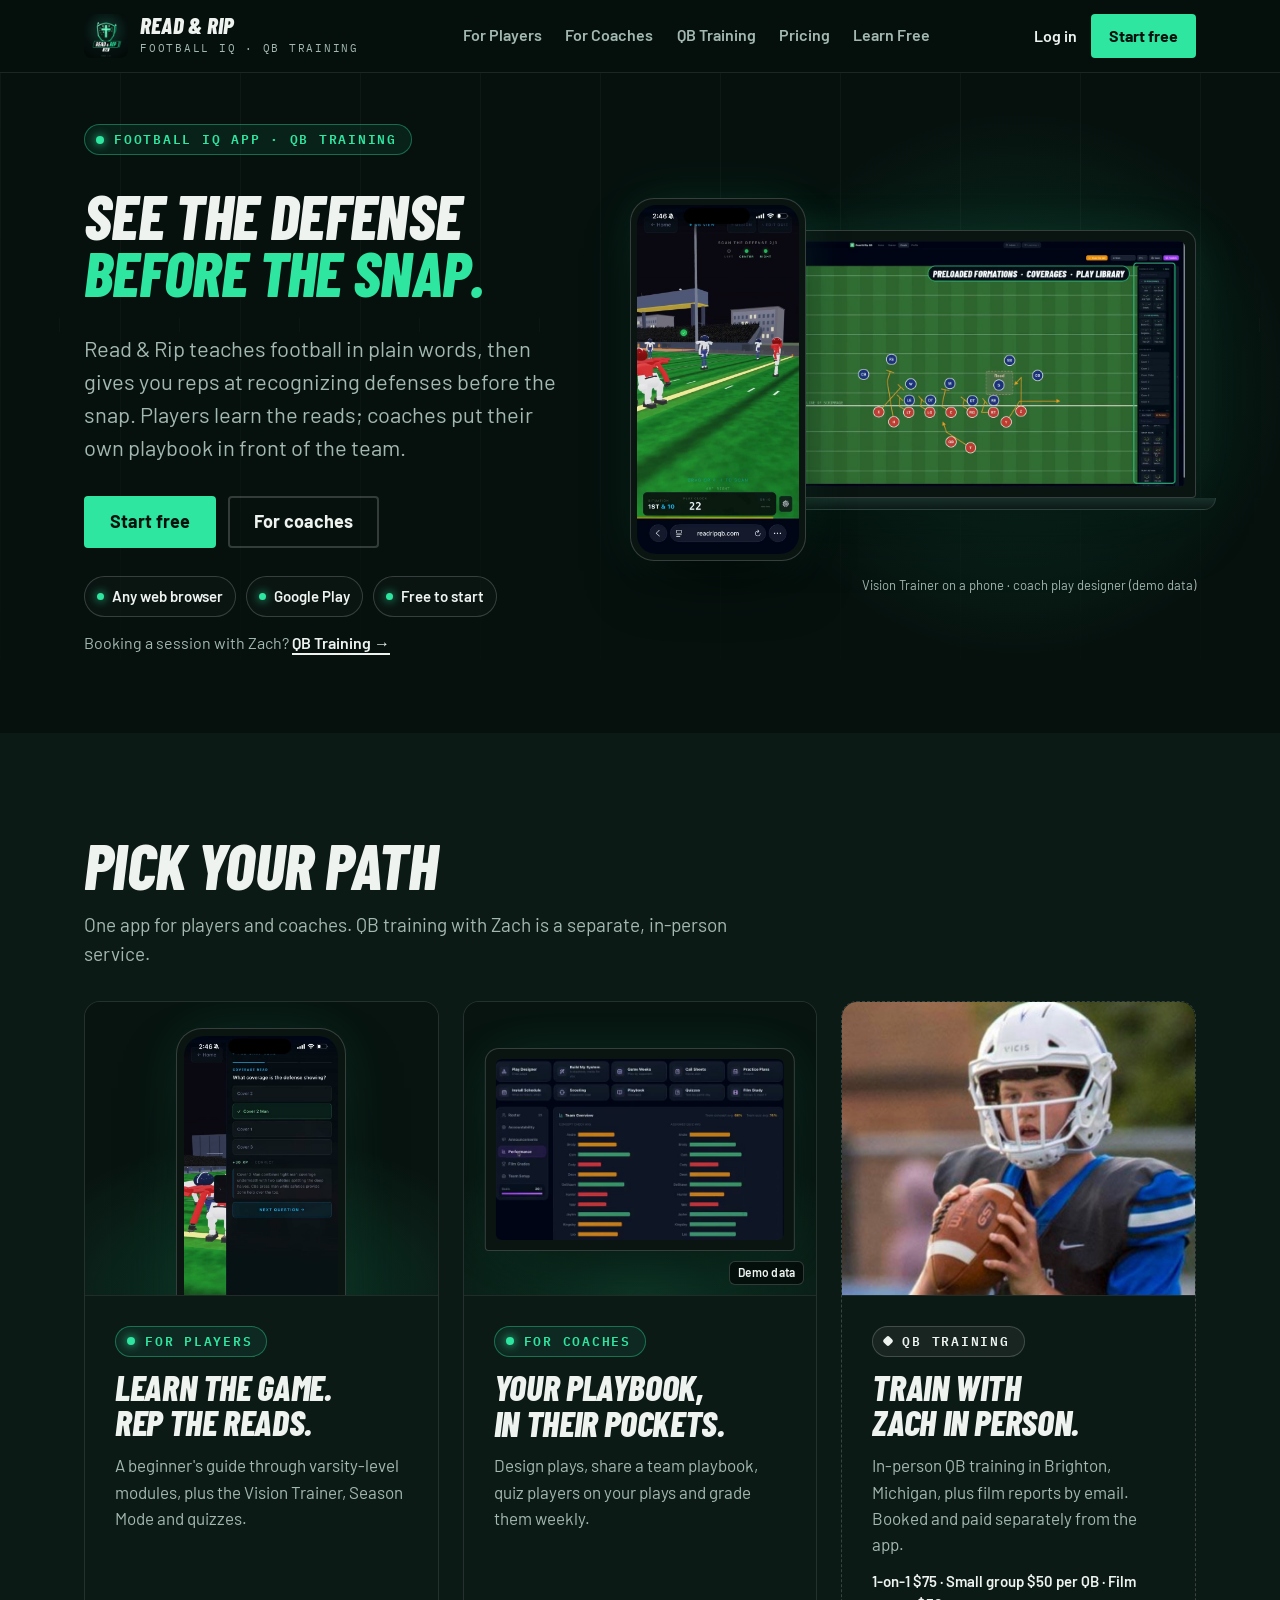
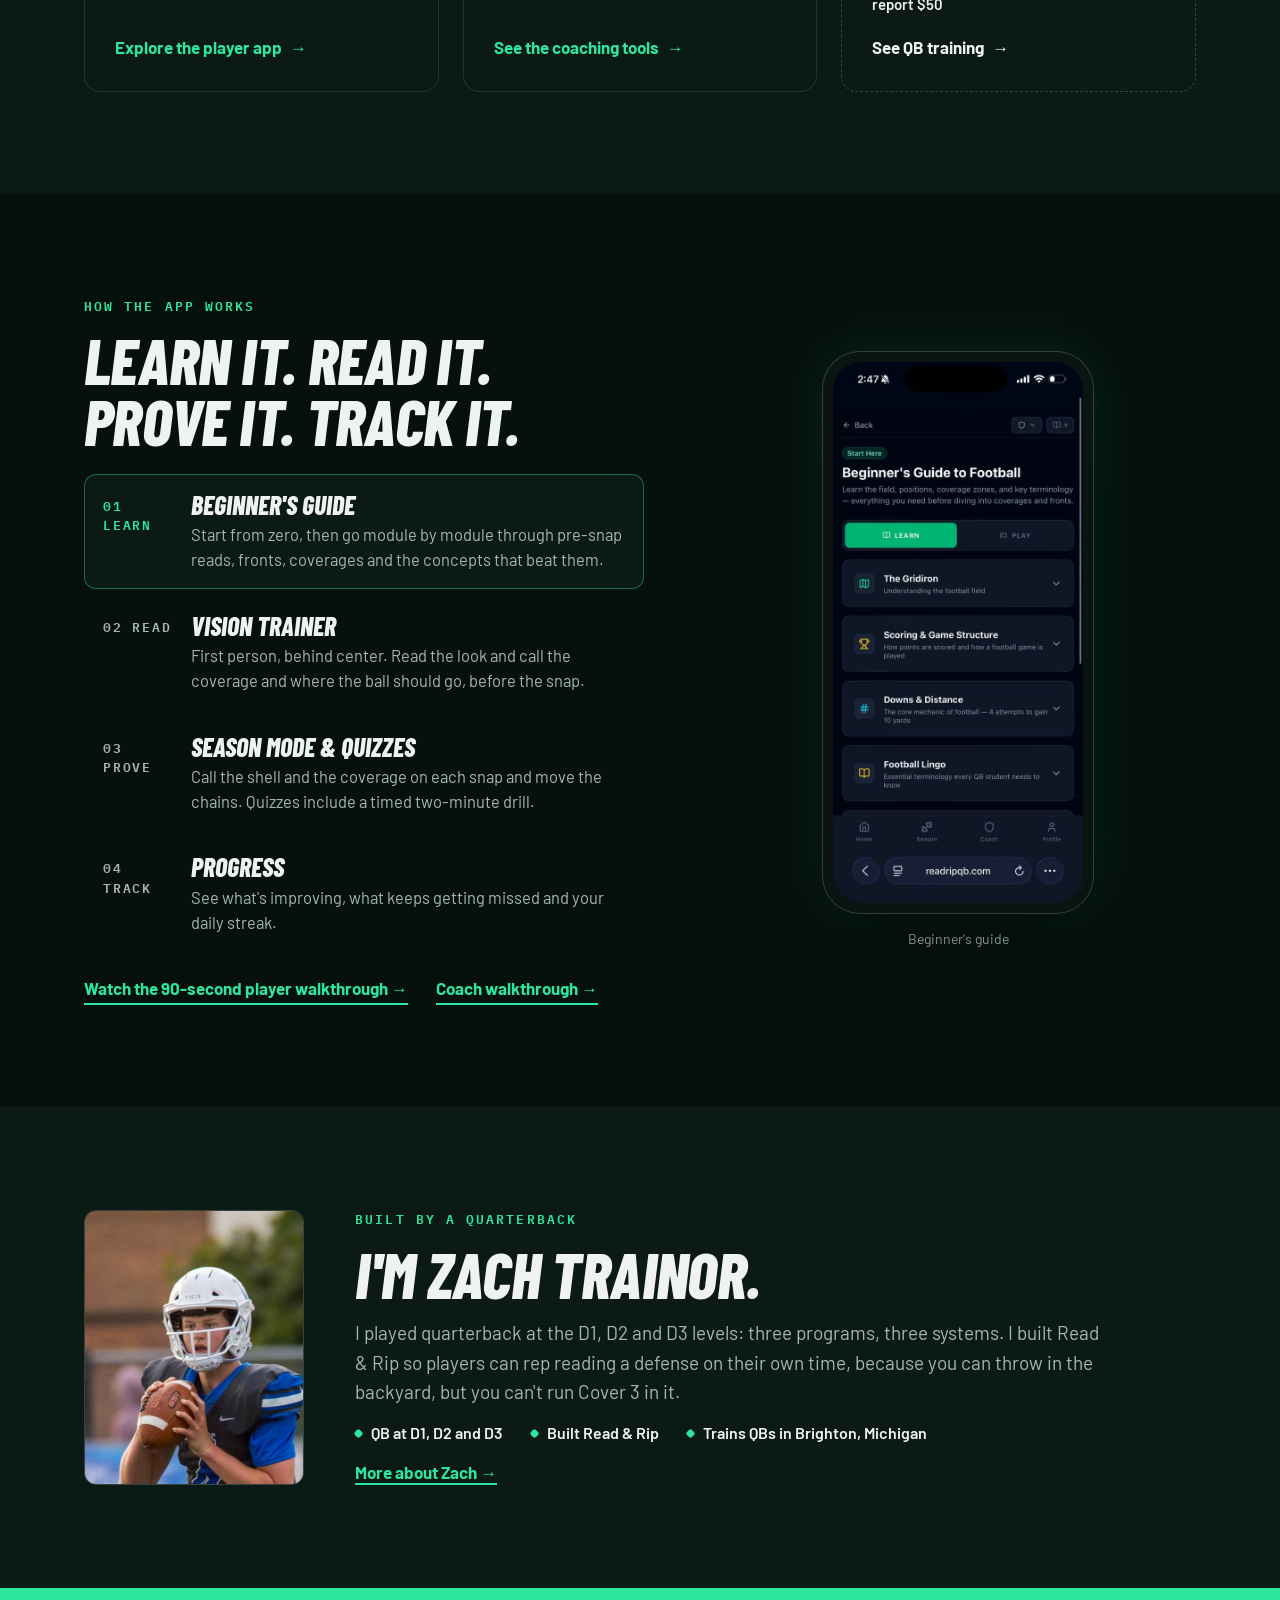
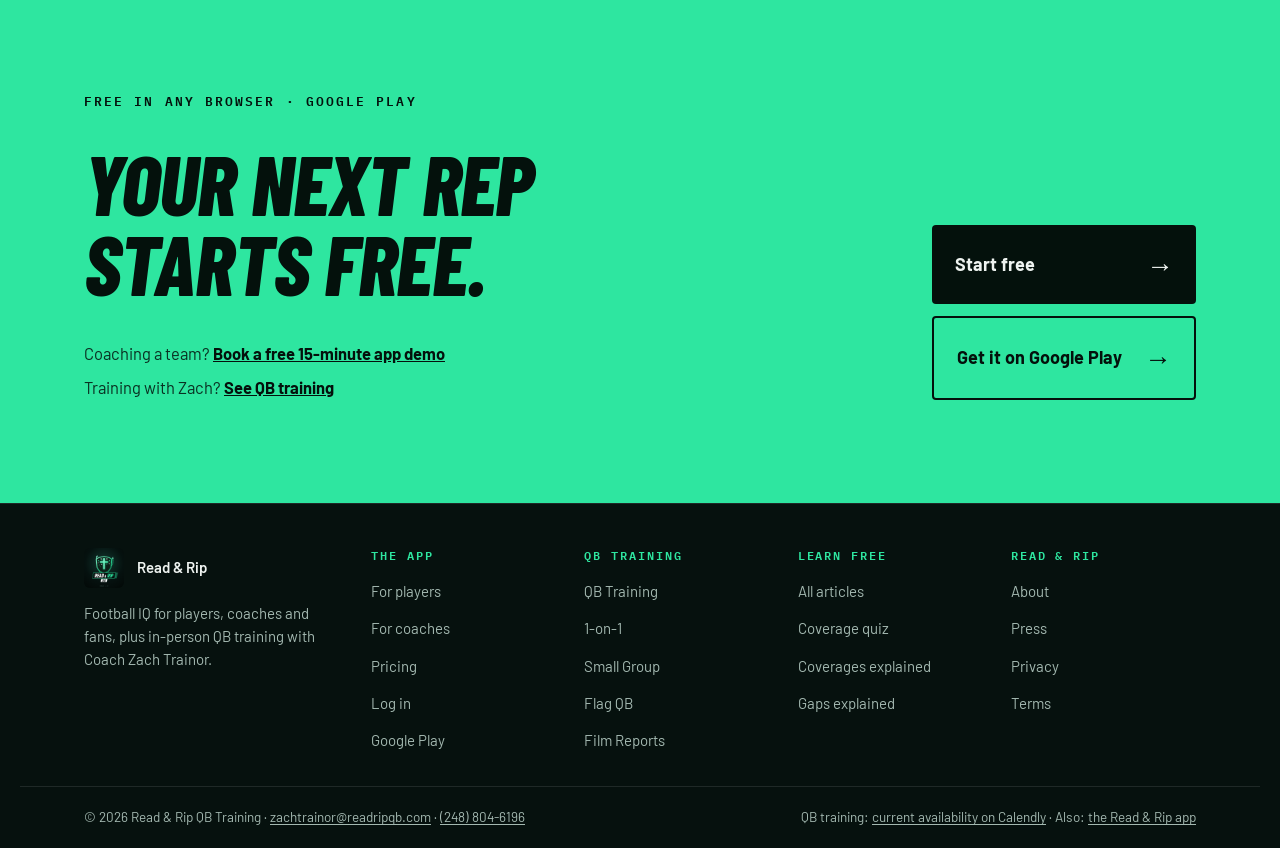
<file: index.html>
<!doctype html>
<html lang="en" class="no-js">
<head>
<!-- Google tag (Google Ads, GTM-NDC8D8CG) -->
<script async src="https://www.googletagmanager.com/gtm.js?id=GTM-NDC8D8CG"></script>
<script>
  window.dataLayer = window.dataLayer || [];
  function gtag(){dataLayer.push(arguments);}
  gtag('js', new Date());
</script>
<meta charset="utf-8">
<script>document.documentElement.classList.remove("no-js")</script>
<meta name="viewport" content="width=device-width, initial-scale=1">
<title>Read &amp; Rip | Football IQ App and QB Training with Zach Trainor</title>
<meta name="description" content="Read &amp; Rip teaches football in plain words, then gives you reps at recognizing defenses before the snap. Free in any browser or on Google Play.">
<link rel="canonical" href="https://readandrip.com/">
<meta name="robots" content="index,follow,max-image-preview:large">
<meta name="theme-color" content="#06110E">
<meta property="og:type" content="website">
<meta property="og:site_name" content="Read &amp; Rip">
<meta property="og:title" content="Read &amp; Rip | Football IQ App and QB Training with Zach Trainor">
<meta property="og:description" content="Read &amp; Rip teaches football in plain words, then gives you reps at recognizing defenses before the snap. Free in any browser or on Google Play.">
<meta property="og:url" content="https://readandrip.com/">
<meta property="og:image" content="https://readandrip.com/assets/og-image.jpg">
<meta property="og:image:width" content="1200">
<meta property="og:image:height" content="630">
<meta property="og:locale" content="en_US">
<meta name="twitter:card" content="summary_large_image">
<meta name="twitter:title" content="Read &amp; Rip | Football IQ App and QB Training with Zach Trainor">
<meta name="twitter:description" content="Read &amp; Rip teaches football in plain words, then gives you reps at recognizing defenses before the snap. Free in any browser or on Google Play.">
<meta name="twitter:image" content="https://readandrip.com/assets/og-image.jpg">
<link rel="icon" type="image/png" href="assets/favicon.png">
<link rel="apple-touch-icon" href="assets/apple-touch-icon.png">
<link rel="preconnect" href="https://fonts.googleapis.com">
<link rel="preconnect" href="https://fonts.gstatic.com" crossorigin>
<link rel="stylesheet" href="https://fonts.googleapis.com/css2?family=Barlow+Condensed:ital,wght@1,700;1,800&family=Barlow:wght@400;500;600;700&family=IBM+Plex+Mono:wght@500;600&display=swap">
<link rel="stylesheet" href="styles.css">
<script src="site.js" defer></script>
<script type="application/ld+json">{
  "@context": "https://schema.org",
  "@graph": [
    {
      "@type": "Organization",
      "@id": "https://readandrip.com/#org",
      "name": "Read & Rip",
      "url": "https://readandrip.com/",
      "logo": "https://readandrip.com/assets/logo.png",
      "email": "zachtrainor@readripqb.com",
      "founder": { "@type": "Person", "name": "Zach Trainor", "url": "https://readandrip.com/about.html" },
      "sameAs": ["https://www.instagram.com/readandripqb/", "https://readripqb.com", "https://learn.readandrip.com"]
    },
    {
      "@type": "WebSite",
      "@id": "https://readandrip.com/#website",
      "url": "https://readandrip.com/",
      "name": "Read & Rip",
      "publisher": { "@id": "https://readandrip.com/#org" }
    }
  ]
}</script>
</head>
<body>
<a class="skip" href="#main">Skip to content</a>
<header class="site">
  <div class="wrap navbar">
    <a class="brand" href="index.html">
      <img src="assets/logo.png" alt="" width="224" height="224">
      <span>
        <span class="name">Read &amp; Rip</span>
        <span class="where">Football IQ &middot; QB Training</span>
      </span>
    </a>
    <nav class="main" aria-label="Main">
      <a href="app.html">For Players</a>
      <a href="coaches.html">For Coaches</a>
      <a href="training.html">QB Training</a>
      <a href="pricing.html">Pricing</a>
      <a href="https://learn.readandrip.com">Learn Free</a>
    </nav>
    <div class="nav-actions">
      <a class="login" href="https://readripqb.com/login">Log in</a>
      <a class="btn sm" href="https://readripqb.com">Start free</a>
      <button class="menu-btn" type="button" aria-expanded="false" aria-controls="site-menu" data-menu-open><span class="bars" aria-hidden="true"><i></i></span>Menu</button>
    </div>
  </div>
  <div class="menu-panel" id="site-menu" role="dialog" aria-modal="true" aria-label="Site menu" hidden>
    <div class="menu-top">
      <a class="brand" href="index.html"><img src="assets/logo.png" alt="" width="224" height="224"><span class="name">Read &amp; Rip</span><span class="sr-only">home</span></a>
      <button class="menu-btn" type="button" data-menu-close style="display:inline-flex">Close</button>
    </div>
    <nav aria-label="Mobile">
      <a href="index.html" aria-current="page">Home</a>
      <a href="app.html">For Players</a>
      <a href="coaches.html">For Coaches</a>
      <a href="training.html">QB Training</a>
      <a href="pricing.html">Pricing</a>
      <a href="https://learn.readandrip.com">Learn Free</a>
    </nav>
    <div class="menu-cta">
      <a class="btn" href="https://readripqb.com">Start free</a>
      <a class="btn ghost" href="https://readripqb.com/login">Log in</a>
    </div>
    <p class="menu-note">Booking a QB training session with Zach? That's under <a href="training.html">QB Training</a>, separate from the app.</p>
  </div>
</header>

<main id="main">
  <!-- 1. Hero: what Read & Rip is, with the real product -->
  <section class="home-hero field glow">
    <div class="wrap hero hero-split">
      <div class="hero-copy stack">
        <span class="aud-chip">Football IQ app &middot; QB training</span>
        <h1>See the defense <span class="accent">before the snap.</span></h1>
        <p class="lede">Read &amp; Rip teaches football in plain words, then gives you reps at recognizing defenses before the snap. Players learn the reads; coaches put their own playbook in front of the team.</p>
        <div class="btnrow">
          <a class="btn" href="https://readripqb.com">Start free</a>
          <a class="btn ghost" href="coaches.html">For coaches</a>
        </div>
      </div>
      <div class="hero-meta stack tight">
        <ul class="avail" aria-label="Where Read &amp; Rip runs">
          <li>Any web browser</li>
          <li>Google Play</li>
          <li>Free to start</li>
        </ul>
        <p class="hero-aside">Booking a session with Zach? <a class="textlink arrow" href="training.html">QB Training</a></p>
      </div>
      <figure class="combo">
        <div class="combo-stage">
        <div class="device laptop">
          <div class="lid"><div class="screen wide"><img src="media/screens/coach-play-designer.jpg" alt="Coach play designer with a play drawn against a defense, plus formations, coverages and the play library (demo data)" width="1280" height="662" decoding="async" fetchpriority="high"></div></div>
          <div class="base"></div>
        </div>
        <div class="device phone"><div class="screen"><img src="media/screens/vision-trainer.jpg" alt="Read &amp; Rip Vision Trainer: first-person view from behind center in a 3D stadium, scanning the defense before the snap" width="560" height="1212" decoding="async" fetchpriority="high"></div></div>
        </div>
        <figcaption>Vision Trainer on a phone &middot; coach play designer (demo data)</figcaption>
      </figure>
    </div>
  </section>

  <!-- 2. Three audience paths -->
  <section class="tint" aria-labelledby="paths-h">
    <div class="wrap stack">
      <div class="sec-intro">
        <h2 id="paths-h">Pick your path</h2>
        <p>One app for players and coaches. QB training with Zach is a separate, in-person service.</p>
      </div>
      <div class="lanes">
        <a class="lane" href="app.html">
          <div class="vis vis-phone" aria-hidden="true">
            <div class="device phone"><div class="screen"><img src="media/screens/vision-trainer-read.jpg" alt="" width="560" height="1212" loading="lazy" decoding="async"></div></div>
          </div>
          <div class="body">
            <span class="aud-chip">For Players</span>
            <h3>Learn the game. Rep the reads.</h3>
            <p>A beginner's guide through varsity-level modules, plus the Vision Trainer, Season Mode and quizzes.</p>
            <span class="go">Explore the player app</span>
          </div>
        </a>
        <a class="lane" href="coaches.html">
          <div class="vis vis-coach" aria-hidden="true">
            <div class="device laptop"><div class="lid"><div class="screen"><img src="media/screens/coach-performance.jpg" alt="" width="686" height="428" loading="lazy" decoding="async"></div></div></div>
            <span class="demo-tag">Demo data</span>
          </div>
          <div class="body">
            <span class="aud-chip">For Coaches</span>
            <h3>Your playbook, in their pockets.</h3>
            <p>Design plays, share a team playbook, quiz players on your plays and grade them weekly.</p>
            <span class="go">See the coaching tools</span>
          </div>
        </a>
        <a class="lane chalk" href="training.html">
          <div class="vis vis-photo">
            <img class="portrait-fill" src="assets/zach-portrait.jpg" alt="Zach Trainor at quarterback, dropping back to throw" width="760" height="950" loading="lazy" decoding="async">
          </div>
          <div class="body">
            <span class="aud-chip chalk">QB Training</span>
            <h3>Train with Zach in person.</h3>
            <p>In-person QB training in Brighton, Michigan, plus film reports by email. Booked and paid separately from the app.</p>
            <span class="meta">1-on-1 $75 &middot; Small group $50 per QB &middot; Film report $50</span>
            <span class="go">See QB training</span>
          </div>
        </a>
      </div>
    </div>
  </section>

  <!-- 3. Short product demonstration with real screens -->
  <section aria-labelledby="demo-h">
    <div class="wrap demo" data-demo>
      <div class="stack tight">
        <span class="mono">How the app works</span>
        <h2 id="demo-h">Learn it. Read it. Prove it. Track it.</h2>
        <div class="demo-tabs" role="tablist" aria-label="App steps">
          <button class="demo-tab" type="button" role="tab" id="t-learn" aria-controls="p-learn" aria-selected="true"><span class="k">01 Learn</span><b>Beginner's guide</b><span class="d">Start from zero, then go module by module through pre-snap reads, fronts, coverages and the concepts that beat them.</span></button>
          <button class="demo-tab" type="button" role="tab" id="t-read" aria-controls="p-read" aria-selected="false" tabindex="-1"><span class="k">02 Read</span><b>Vision Trainer</b><span class="d">First person, behind center. Read the look and call the coverage and where the ball should go, before the snap.</span></button>
          <button class="demo-tab" type="button" role="tab" id="t-prove" aria-controls="p-prove" aria-selected="false" tabindex="-1"><span class="k">03 Prove</span><b>Season Mode &amp; quizzes</b><span class="d">Call the shell and the coverage on each snap and move the chains. Quizzes include a timed two-minute drill.</span></button>
          <button class="demo-tab" type="button" role="tab" id="t-track" aria-controls="p-track" aria-selected="false" tabindex="-1"><span class="k">04 Track</span><b>Progress</b><span class="d">See what's improving, what keeps getting missed and your daily streak.</span></button>
        </div>
        <div class="demo-links">
          <a class="textlink arrow" href="app.html#walkthrough">Watch the 90-second player walkthrough</a>
          <a class="textlink arrow" href="coaches.html#walkthrough">Coach walkthrough</a>
        </div>
      </div>
      <div class="demo-screens">
        <figure class="demo-panel is-on" role="tabpanel" id="p-learn" aria-labelledby="t-learn">
          <div class="device phone"><div class="screen"><img src="media/screens/beginners-guide.jpg" alt="Beginner's Guide to Football screen showing the field and its dimensions" width="560" height="1212" loading="lazy" decoding="async"></div></div>
          <figcaption>Beginner's guide</figcaption>
        </figure>
        <figure class="demo-panel" role="tabpanel" id="p-read" aria-labelledby="t-read">
          <div class="device phone"><div class="screen"><img src="media/screens/vision-trainer-read.jpg" alt="Vision Trainer question: What coverage is the defense showing? Cover 2 Man is marked correct" width="560" height="1212" loading="lazy" decoding="async"></div></div>
          <figcaption>Vision Trainer</figcaption>
        </figure>
        <figure class="demo-panel" role="tabpanel" id="p-prove" aria-labelledby="t-prove">
          <div class="device phone"><div class="screen"><img src="media/screens/season-mode.jpg" alt="Season Mode: a defensive formation on the field and the question What's the shell?" width="560" height="1212" loading="lazy" decoding="async"></div></div>
          <figcaption>Season Mode</figcaption>
        </figure>
        <figure class="demo-panel" role="tabpanel" id="p-track" aria-labelledby="t-track">
          <div class="device phone"><div class="screen"><img src="media/screens/player-progress.jpg" alt="Progress screen from an example account: category overview chart and quiz score trend" width="560" height="1212" loading="lazy" decoding="async"></div></div>
          <figcaption>Progress (example account)</figcaption>
        </figure>
      </div>
    </div>
  </section>

  <!-- 4. Founder / trust -->
  <section class="tint" aria-labelledby="founder-h">
    <div class="wrap trust">
      <div class="photo"><img src="assets/zach-portrait.jpg" alt="Zach Trainor at quarterback, dropping back to throw" width="760" height="950" loading="lazy" decoding="async"></div>
      <div class="stack tight">
        <span class="mono">Built by a quarterback</span>
        <h2 id="founder-h">I'm Zach Trainor.</h2>
        <p class="body-lg">I played quarterback at the D1, D2 and D3 levels: three programs, three systems. I built Read &amp; Rip so players can rep reading a defense on their own time, because you can throw in the backyard, but you can't run Cover 3 in it.</p>
        <div class="facts-row"><span>QB at D1, D2 and D3</span><span>Built Read &amp; Rip</span><span>Trains QBs in Brighton, Michigan</span></div>
        <div><a class="textlink arrow" href="about.html">More about Zach</a></div>
      </div>
    </div>
  </section>

  <!-- 5. Final action -->
  <section class="closer">
    <div class="wrap inner">
      <div class="stack">
        <span class="mono">Free in any browser &middot; Google Play</span>
        <h2>Your next rep starts free.</h2>
        <p class="also"><span>Coaching a team? <a href="https://calendly.com/zachtrainor-readripqb/read-rip-app-demo">Book a free 15-minute app demo</a></span><span>Training with Zach? <a href="training.html">See QB training</a></span></p>
      </div>
      <div class="picks">
        <a class="pick" href="https://readripqb.com">Start free <span class="amt" aria-hidden="true">&rarr;</span></a>
        <a class="pick outline" href="https://play.google.com/store/apps/details?id=com.readripqb.app">Get it on Google Play <span class="amt" aria-hidden="true">&rarr;</span></a>
      </div>
    </div>
  </section>
</main>

<footer class="site">
  <div class="wrap cols">
    <div class="about-col">
      <div class="id"><img src="assets/logo.png" alt="" width="224" height="224"><span>Read &amp; Rip</span></div>
      <p>Football IQ for players, coaches and fans, plus in-person QB training with Coach Zach Trainor.</p>
    </div>
    <nav aria-label="The app">
      <h2>The app</h2>
      <ul>
        <li><a href="app.html">For players</a></li>
        <li><a href="coaches.html">For coaches</a></li>
        <li><a href="pricing.html">Pricing</a></li>
        <li><a href="https://readripqb.com/login">Log in</a></li>
        <li><a href="https://play.google.com/store/apps/details?id=com.readripqb.app">Google Play</a></li>
      </ul>
    </nav>
    <nav aria-label="QB training">
      <h2>QB training</h2>
      <ul>
        <li><a href="training.html">QB Training</a></li>
        <li><a href="one-on-one-qb-training.html">1-on-1</a></li>
        <li><a href="small-group-qb-training.html">Small Group</a></li>
        <li><a href="flag-football-qb-training.html">Flag QB</a></li>
        <li><a href="film-report.html">Film Reports</a></li>
      </ul>
    </nav>
    <nav aria-label="Learn">
      <h2>Learn free</h2>
      <ul>
        <li><a href="https://learn.readandrip.com">All articles</a></li>
        <li><a href="https://learn.readandrip.com/coverage-quiz/">Coverage quiz</a></li>
        <li><a href="https://learn.readandrip.com/football-coverages-explained/">Coverages explained</a></li>
        <li><a href="https://learn.readandrip.com/what-is-a-gap-in-football/">Gaps explained</a></li>
      </ul>
    </nav>
    <nav aria-label="Company">
      <h2>Read &amp; Rip</h2>
      <ul>
        <li><a href="about.html">About</a></li>
        <li><a href="press.html">Press</a></li>
        <li><a href="privacy.html">Privacy</a></li>
        <li><a href="terms.html">Terms</a></li>
      </ul>
    </nav>
  </div>
  <div class="wrap legal">
    <span>&copy; 2026 Read &amp; Rip QB Training &middot; <a href="mailto:zachtrainor@readripqb.com">zachtrainor@readripqb.com</a> &middot; <a href="tel:+12488046196">(248) 804-6196</a></span>
    <span>QB training: <a href="https://calendly.com/zachtrainor-readripqb/individual-qb-training-75">current availability on Calendly</a> &middot; Also: <a href="https://readripqb.com">the Read &amp; Rip app</a></span>
  </div>
</footer>

</body>
</html>
</file>
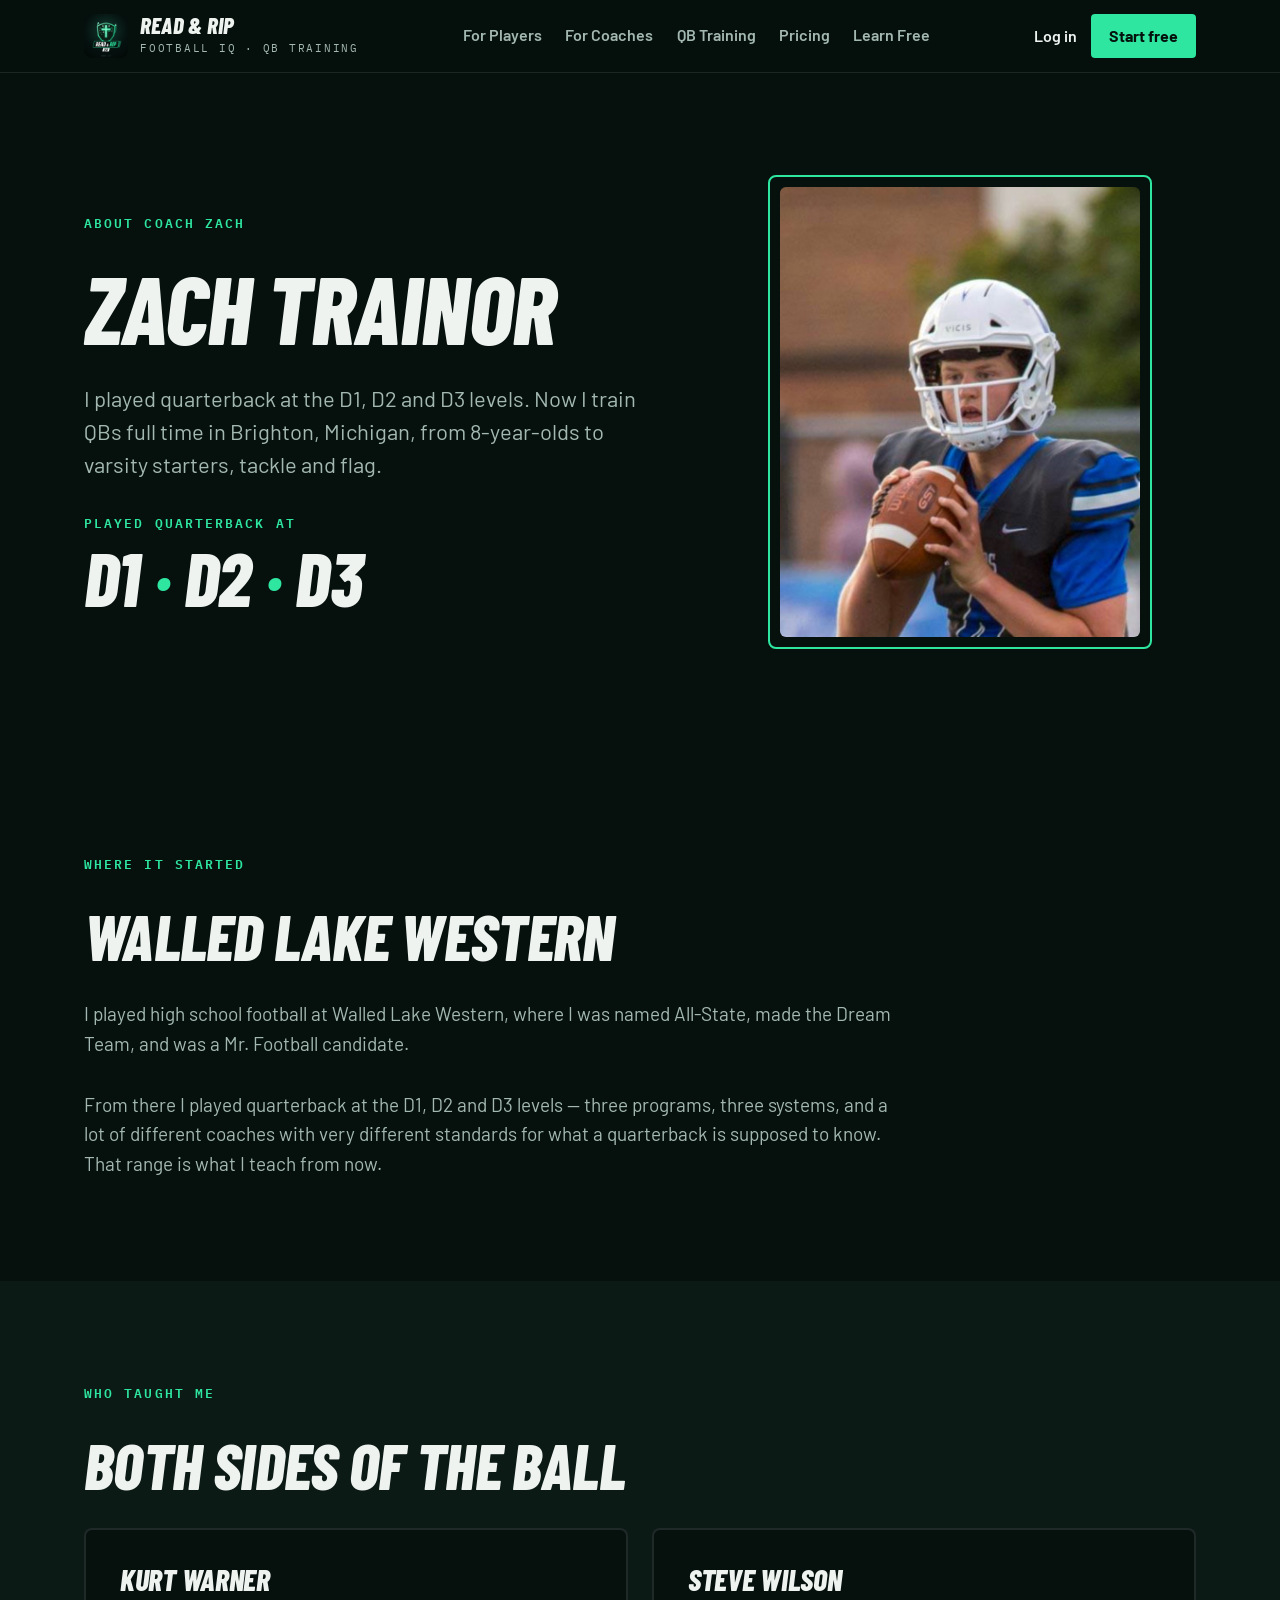
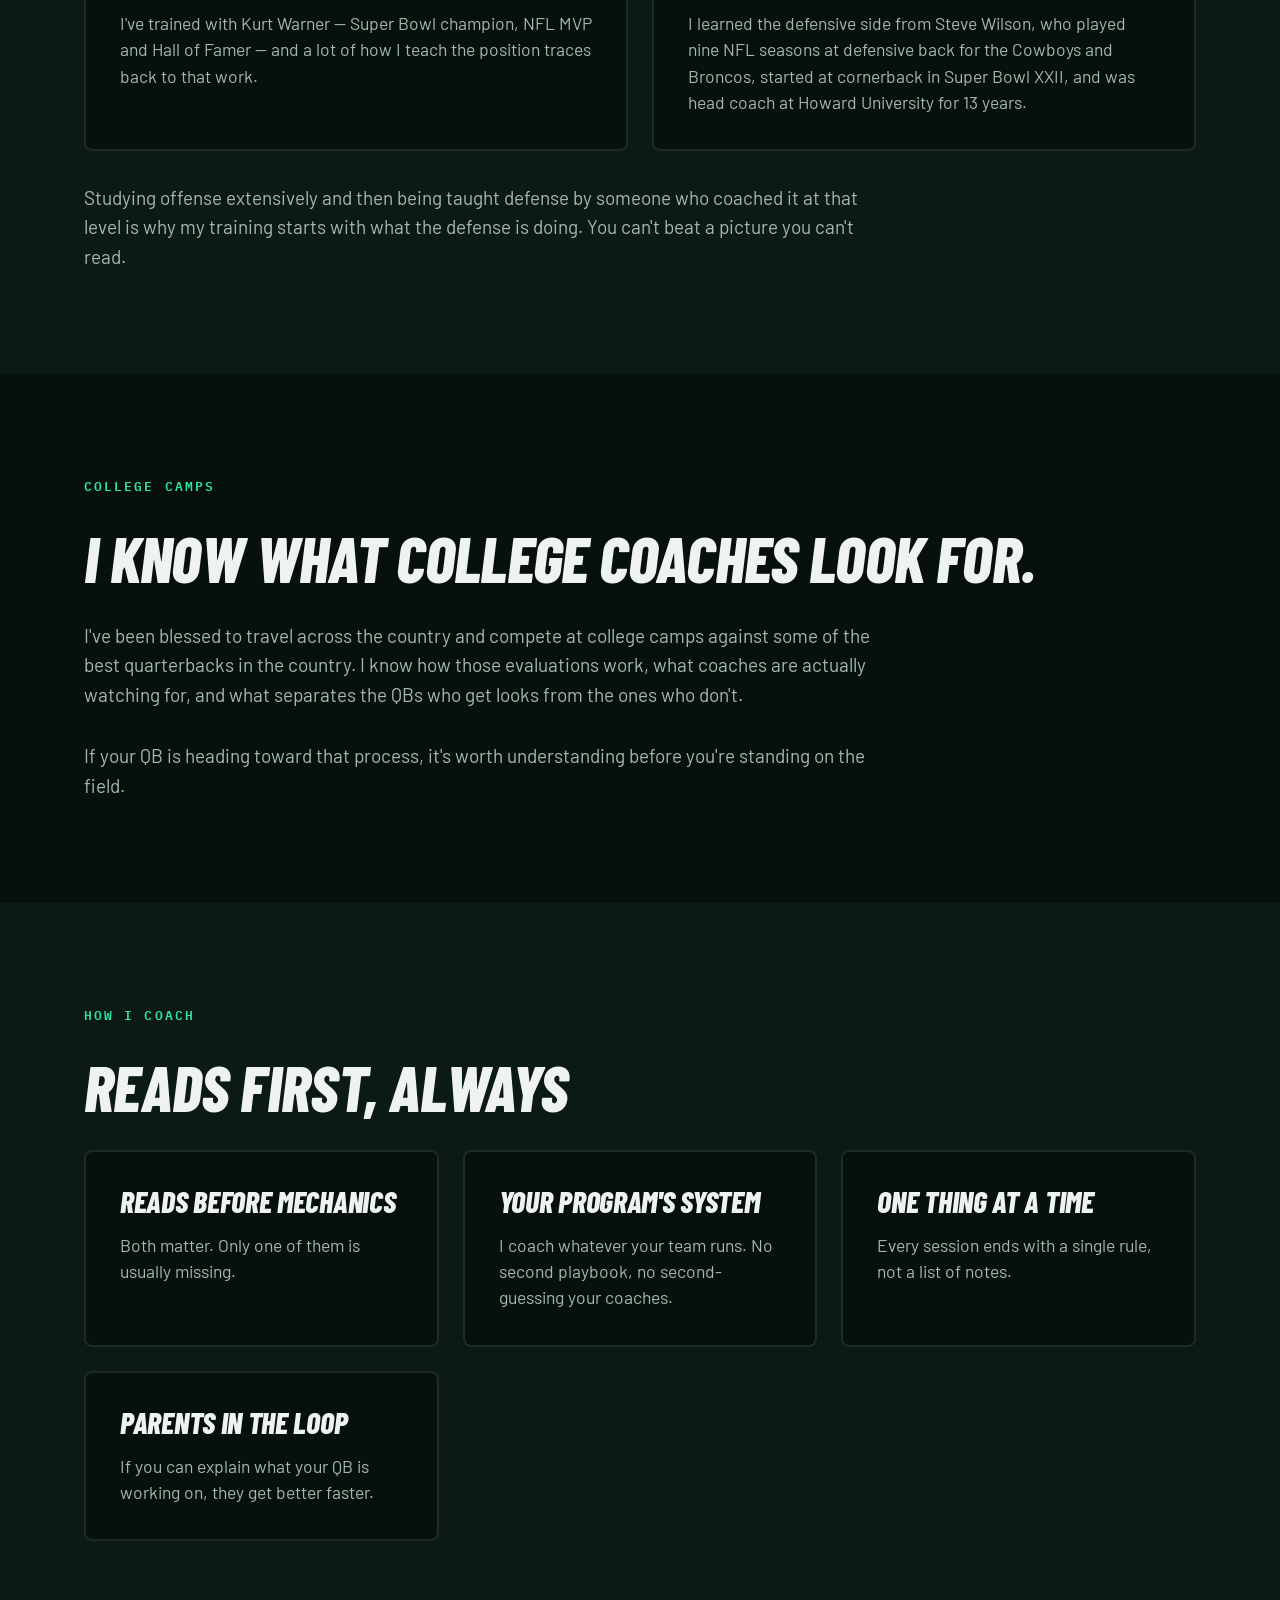
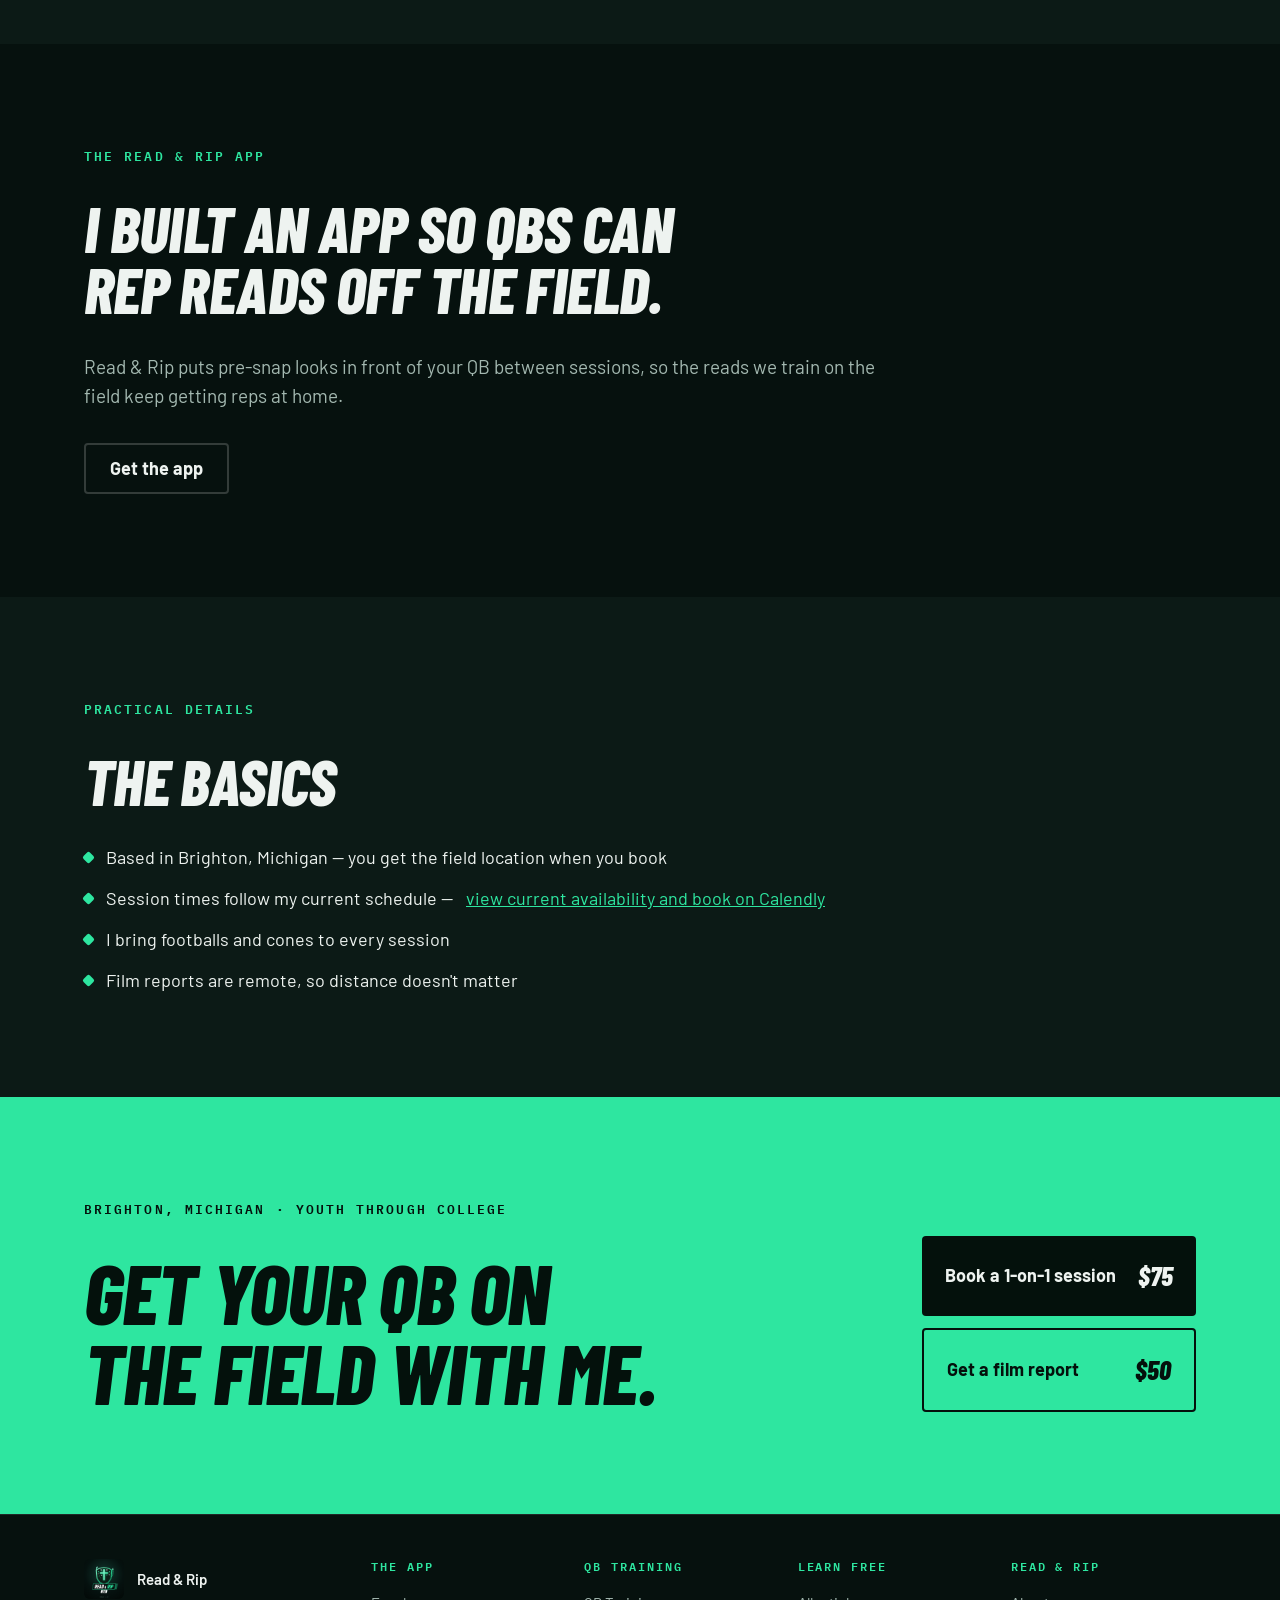
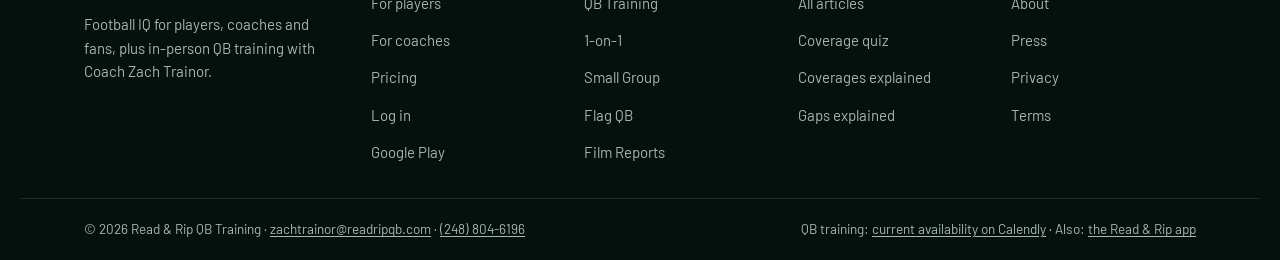
<file: about.html>
<!doctype html>
<html lang="en" class="no-js">
<head>
<!-- Google tag (Google Ads, GTM-NDC8D8CG) -->
<script async src="https://www.googletagmanager.com/gtm.js?id=GTM-NDC8D8CG"></script>
<script>
  window.dataLayer = window.dataLayer || [];
  function gtag(){dataLayer.push(arguments);}
  gtag('js', new Date());
</script>
<meta charset="utf-8">
<script>document.documentElement.classList.remove("no-js")</script>
<meta name="viewport" content="width=device-width, initial-scale=1">
<title>About Zach Trainor | QB Coach in Brighton, Michigan</title>
<meta name="description" content="Zach Trainor played quarterback at the D1, D2 and D3 levels and trains QBs full time in Brighton, Michigan. He also built the Read &amp; Rip football app.">
<link rel="canonical" href="https://readandrip.com/about.html">
<meta name="robots" content="index,follow,max-image-preview:large">
<meta name="theme-color" content="#06110E">
<meta property="og:type" content="website">
<meta property="og:site_name" content="Read &amp; Rip">
<meta property="og:title" content="About Zach Trainor | QB Coach in Brighton, Michigan">
<meta property="og:description" content="Zach Trainor played quarterback at the D1, D2 and D3 levels and trains QBs full time in Brighton, Michigan. He also built the Read &amp; Rip football app.">
<meta property="og:url" content="https://readandrip.com/about.html">
<meta property="og:image" content="https://readandrip.com/assets/og-image.jpg">
<meta property="og:image:width" content="1200">
<meta property="og:image:height" content="630">
<meta property="og:locale" content="en_US">
<meta name="twitter:card" content="summary_large_image">
<meta name="twitter:title" content="About Zach Trainor | QB Coach in Brighton, Michigan">
<meta name="twitter:description" content="Zach Trainor played quarterback at the D1, D2 and D3 levels and trains QBs full time in Brighton, Michigan. He also built the Read &amp; Rip football app.">
<meta name="twitter:image" content="https://readandrip.com/assets/og-image.jpg">
<meta name="geo.region" content="US-MI">
<meta name="geo.placename" content="Brighton, Michigan">
<link rel="icon" type="image/png" href="assets/favicon.png">
<link rel="apple-touch-icon" href="assets/apple-touch-icon.png">
<link rel="preconnect" href="https://fonts.googleapis.com">
<link rel="preconnect" href="https://fonts.gstatic.com" crossorigin>
<link rel="stylesheet" href="https://fonts.googleapis.com/css2?family=Barlow+Condensed:ital,wght@1,700;1,800&family=Barlow:wght@400;500;600;700&family=IBM+Plex+Mono:wght@500;600&display=swap">
<link rel="stylesheet" href="styles.css">
<script src="site.js" defer></script>
<script type="application/ld+json">{
  "@context": "https://schema.org",
  "@graph": [
    {
      "@type": "Person",
      "@id": "https://readandrip.com/about.html#zach",
      "name": "Zach Trainor",
      "jobTitle": "Quarterback Coach",
      "description": "Quarterback coach in Brighton, Michigan. All-State quarterback at Walled Lake Western and a Mr. Football candidate, then played at the D1, D2 and D3 levels. Has trained with Kurt Warner and learned the defensive side of the game from former NFL defensive back and Howard University head coach Steve Wilson. Builds quarterback training around coverage recognition and pre-snap reads.",
      "email": "zachtrainor@readripqb.com",
      "worksFor": {
        "@id": "https://readandrip.com/#business"
      },
      "homeLocation": {
        "@type": "Place",
        "name": "Brighton, Michigan"
      },
      "knowsAbout": [
        "quarterback mechanics",
        "coverage recognition",
        "pre-snap reads",
        "football film study",
        "flag football quarterback play",
        "college camp evaluation",
        "defensive structures"
      ],
      "alumniOf": {
        "@type": "HighSchool",
        "name": "Walled Lake Western High School",
        "address": {
          "@type": "PostalAddress",
          "addressLocality": "Commerce Township",
          "addressRegion": "MI",
          "addressCountry": "US"
        }
      },
      "award": [
        "All-State quarterback",
        "Dream Team selection",
        "Mr. Football candidate"
      ]
    },
    {
      "@type": "SportsActivityLocation",
      "@id": "https://readandrip.com/#business",
      "name": "Read & Rip QB Training",
      "description": "One-on-one and small-group quarterback training and remote film reports in Brighton, Michigan for youth, middle school and high school quarterbacks, tackle and flag.",
      "url": "https://readandrip.com/",
      "email": "zachtrainor@readripqb.com",
      "telephone": "(248) 804-6196",
      "priceRange": "$50-$75",
      "image": "https://readandrip.com/assets/og-image.jpg",
      "logo": "https://readandrip.com/assets/logo.png",
      "address": {
        "@type": "PostalAddress",
        "addressLocality": "Brighton",
        "addressRegion": "MI",
        "postalCode": "48116",
        "addressCountry": "US"
      },
      "areaServed": [
        {
          "@type": "City",
          "name": "Brighton"
        },
        {
          "@type": "City",
          "name": "Howell"
        },
        {
          "@type": "City",
          "name": "Hartland"
        },
        {
          "@type": "City",
          "name": "Pinckney"
        },
        {
          "@type": "City",
          "name": "South Lyon"
        },
        {
          "@type": "City",
          "name": "Milford"
        },
        {
          "@type": "City",
          "name": "Whitmore Lake"
        },
        {
          "@type": "City",
          "name": "Fenton"
        },
        {
          "@type": "City",
          "name": "Novi"
        },
        {
          "@type": "City",
          "name": "Northville"
        }
      ],
      "founder": {
        "@id": "https://readandrip.com/about.html#zach"
      },
      "sameAs": [
        "https://readripqb.com"
      ],
      "makesOffer": [
        {
          "@type": "Offer",
          "name": "Individual QB Training",
          "price": "75",
          "priceCurrency": "USD",
          "url": "https://calendly.com/zachtrainor-readripqb/individual-qb-training-75"
        },
        {
          "@type": "Offer",
          "name": "Small Group QB Training",
          "price": "50",
          "priceCurrency": "USD",
          "url": "https://calendly.com/zachtrainor-readripqb/small-group-qb-training"
        },
        {
          "@type": "Offer",
          "name": "QB Film Report",
          "price": "50",
          "priceCurrency": "USD",
          "url": "mailto:zachtrainor@readripqb.com?subject=Film%20report%20request&amp;body=Film%20link%20(Hudl%20or%20Google%20Drive)%3A%0AJersey%20number%3A%0AGrade%3A%0AWhich%20game%3A%0AOne%20question%20you%20want%20answered%3A"
        }
      ]
    }
  ]
}</script>
</head>
<body>
<a class="skip" href="#main">Skip to content</a>
<header class="site">
  <div class="wrap navbar">
    <a class="brand" href="index.html">
      <img src="assets/logo.png" alt="" width="224" height="224">
      <span>
        <span class="name">Read &amp; Rip</span>
        <span class="where">Football IQ &middot; QB Training</span>
      </span>
    </a>
    <nav class="main" aria-label="Main">
      <a href="app.html">For Players</a>
      <a href="coaches.html">For Coaches</a>
      <a href="training.html">QB Training</a>
      <a href="pricing.html">Pricing</a>
      <a href="https://learn.readandrip.com">Learn Free</a>
    </nav>
    <div class="nav-actions">
      <a class="login" href="https://readripqb.com/login">Log in</a>
      <a class="btn sm" href="https://readripqb.com">Start free</a>
      <button class="menu-btn" type="button" aria-expanded="false" aria-controls="site-menu" data-menu-open><span class="bars" aria-hidden="true"><i></i></span>Menu</button>
    </div>
  </div>
  <div class="menu-panel" id="site-menu" role="dialog" aria-modal="true" aria-label="Site menu" hidden>
    <div class="menu-top">
      <a class="brand" href="index.html"><img src="assets/logo.png" alt="" width="224" height="224"><span class="name">Read &amp; Rip</span><span class="sr-only">home</span></a>
      <button class="menu-btn" type="button" data-menu-close style="display:inline-flex">Close</button>
    </div>
    <nav aria-label="Mobile">
      <a href="index.html">Home</a>
      <a href="app.html">For Players</a>
      <a href="coaches.html">For Coaches</a>
      <a href="training.html">QB Training</a>
      <a href="pricing.html">Pricing</a>
      <a href="https://learn.readandrip.com">Learn Free</a>
    </nav>
    <div class="menu-cta">
      <a class="btn" href="https://readripqb.com">Start free</a>
      <a class="btn ghost" href="https://readripqb.com/login">Log in</a>
    </div>
    <p class="menu-note">Booking a QB training session with Zach? That's under <a href="training.html">QB Training</a>, separate from the app.</p>
  </div>
</header>

<main id="main">
  <section>
    <div class="wrap hero">
      <div class="stack">
        <span class="mono">About Coach Zach</span>
        <h1>Zach Trainor</h1>
        <p style="font-size:clamp(18px,2.2vw,22px);line-height:1.5;color:var(--muted);max-width:620px">I played quarterback at the D1, D2 and D3 levels. Now I train QBs full time in Brighton, Michigan, from 8-year-olds to varsity starters, tackle and flag.</p>
        <div class="stack" style="gap:10px">
          <span class="mono">Played quarterback at</span>
          <div style="font-family:'Barlow Condensed',sans-serif;font-weight:800;font-style:italic;text-transform:uppercase;font-size:clamp(44px,6.4vw,76px);line-height:.9;letter-spacing:-0.01em">D1 <span style="color:var(--accent)">&middot;</span> D2 <span style="color:var(--accent)">&middot;</span> D3</div>
        </div>
      </div>
    <div class="shot tall">
      <div class="frame"></div>
      <img src="assets/zach-portrait.jpg" alt="Zach Trainor at quarterback, dropping back to throw" width="760" height="950" style="position:absolute;inset:0;width:100%;height:100%;object-fit:cover;object-position:50% 22%;border-radius:6px">
    </div>
    </div>
  </section>

  <section>
    <div class="wrap stack">
      <span class="mono">Where it started</span>
      <h2>Walled Lake Western</h2>
      <p class="muted" style="font-size:19px;max-width:74ch">I played high school football at Walled Lake Western, where I was named All-State, made the Dream Team, and was a Mr. Football candidate.</p>
      <p class="muted" style="font-size:19px;max-width:74ch">From there I played quarterback at the D1, D2 and D3 levels &mdash; three programs, three systems, and a lot of different coaches with very different standards for what a quarterback is supposed to know. That range is what I teach from now.</p>
    </div>
  </section>

  <section class="tint">
    <div class="wrap stack">
      <span class="mono">Who taught me</span>
      <h2>Both sides of the ball</h2>
      <div class="grid g2">
        <div class="card">
          <h3>Kurt Warner</h3>
          <p>I've trained with Kurt Warner &mdash; Super Bowl champion, NFL MVP and Hall of Famer &mdash; and a lot of how I teach the position traces back to that work.</p>
        </div>
        <div class="card">
          <h3>Steve Wilson</h3>
          <p>I learned the defensive side from Steve Wilson, who played nine NFL seasons at defensive back for the Cowboys and Broncos, started at cornerback in Super Bowl XXII, and was head coach at Howard University for 13 years.</p>
        </div>
      </div>
      <p class="muted" style="font-size:19px;max-width:74ch">Studying offense extensively and then being taught defense by someone who coached it at that level is why my training starts with what the defense is doing. You can't beat a picture you can't read.</p>
    </div>
  </section>

  <section>
    <div class="wrap stack">
      <span class="mono">College camps</span>
      <h2>I know what college coaches look for.</h2>
      <p class="muted" style="font-size:19px;max-width:74ch">I've been blessed to travel across the country and compete at college camps against some of the best quarterbacks in the country. I know how those evaluations work, what coaches are actually watching for, and what separates the QBs who get looks from the ones who don't.</p>
      <p class="muted" style="font-size:19px;max-width:74ch">If your QB is heading toward that process, it's worth understanding before you're standing on the field.</p>
    </div>
  </section>

  <section class="tint">
    <div class="wrap stack">
      <span class="mono">How I coach</span>
      <h2>Reads first, always</h2>
      <div class="grid g2">
        <div class="card"><h3>Reads before mechanics</h3><p>Both matter. Only one of them is usually missing.</p></div>
        <div class="card"><h3>Your program's system</h3><p>I coach whatever your team runs. No second playbook, no second-guessing your coaches.</p></div>
        <div class="card"><h3>One thing at a time</h3><p>Every session ends with a single rule, not a list of notes.</p></div>
        <div class="card"><h3>Parents in the loop</h3><p>If you can explain what your QB is working on, they get better faster.</p></div>
      </div>
    </div>
  </section>

  <section>
    <div class="wrap stack">
      <span class="mono">The Read &amp; Rip app</span>
      <h2>I built an app so QBs can rep reads off the field.</h2>
      <p class="muted" style="font-size:19px;max-width:74ch">Read &amp; Rip puts pre-snap looks in front of your QB between sessions, so the reads we train on the field keep getting reps at home.</p>
      <div class="btnrow"><a class="btn ghost" href="https://readripqb.com">Get the app</a></div>
    </div>
  </section>

  <section class="tint">
    <div class="wrap stack">
      <span class="mono">Practical details</span>
      <h2>The basics</h2>
      <ul class="ticks">
        <li>Based in Brighton, Michigan &mdash; you get the field location when you book</li>
        <li>Session times follow my current schedule &mdash; <a href="https://calendly.com/zachtrainor-readripqb/individual-qb-training-75">view current availability and book on Calendly</a></li>
        <li>I bring footballs and cones to every session</li>
        <li>Film reports are remote, so distance doesn't matter</li>
      </ul>
    </div>
  </section>


  <section class="closer">
    <div class="wrap inner">
      <div class="stack">
        <span class="mono">Brighton, Michigan &middot; Youth through college</span>
        <h2>Get your QB on the field with me.</h2>
      </div>
      <div class="picks">
        <a class="pick" href="https://calendly.com/zachtrainor-readripqb/individual-qb-training-75">Book a 1-on-1 session <span class="amt">$75</span></a>
        <a class="pick outline" href="mailto:zachtrainor@readripqb.com?subject=Film%20report%20request&amp;body=Film%20link%20(Hudl%20or%20Google%20Drive)%3A%0AJersey%20number%3A%0AGrade%3A%0AWhich%20game%3A%0AOne%20question%20you%20want%20answered%3A">Get a film report <span class="amt">$50</span></a>
      </div>
    </div>
  </section>
</main>

<footer class="site">
  <div class="wrap cols">
    <div class="about-col">
      <div class="id"><img src="assets/logo.png" alt="" width="224" height="224"><span>Read &amp; Rip</span></div>
      <p>Football IQ for players, coaches and fans, plus in-person QB training with Coach Zach Trainor.</p>
    </div>
    <nav aria-label="The app">
      <h2>The app</h2>
      <ul>
        <li><a href="app.html">For players</a></li>
        <li><a href="coaches.html">For coaches</a></li>
        <li><a href="pricing.html">Pricing</a></li>
        <li><a href="https://readripqb.com/login">Log in</a></li>
        <li><a href="https://play.google.com/store/apps/details?id=com.readripqb.app">Google Play</a></li>
      </ul>
    </nav>
    <nav aria-label="QB training">
      <h2>QB training</h2>
      <ul>
        <li><a href="training.html">QB Training</a></li>
        <li><a href="one-on-one-qb-training.html">1-on-1</a></li>
        <li><a href="small-group-qb-training.html">Small Group</a></li>
        <li><a href="flag-football-qb-training.html">Flag QB</a></li>
        <li><a href="film-report.html">Film Reports</a></li>
      </ul>
    </nav>
    <nav aria-label="Learn">
      <h2>Learn free</h2>
      <ul>
        <li><a href="https://learn.readandrip.com">All articles</a></li>
        <li><a href="https://learn.readandrip.com/coverage-quiz/">Coverage quiz</a></li>
        <li><a href="https://learn.readandrip.com/football-coverages-explained/">Coverages explained</a></li>
        <li><a href="https://learn.readandrip.com/what-is-a-gap-in-football/">Gaps explained</a></li>
      </ul>
    </nav>
    <nav aria-label="Company">
      <h2>Read &amp; Rip</h2>
      <ul>
        <li><a href="about.html">About</a></li>
        <li><a href="press.html">Press</a></li>
        <li><a href="privacy.html">Privacy</a></li>
        <li><a href="terms.html">Terms</a></li>
      </ul>
    </nav>
  </div>
  <div class="wrap legal">
    <span>&copy; 2026 Read &amp; Rip QB Training &middot; <a href="mailto:zachtrainor@readripqb.com">zachtrainor@readripqb.com</a> &middot; <a href="tel:+12488046196">(248) 804-6196</a></span>
    <span>QB training: <a href="https://calendly.com/zachtrainor-readripqb/individual-qb-training-75">current availability on Calendly</a> &middot; Also: <a href="https://readripqb.com">the Read &amp; Rip app</a></span>
  </div>
</footer>
</body>
</html>
</file>
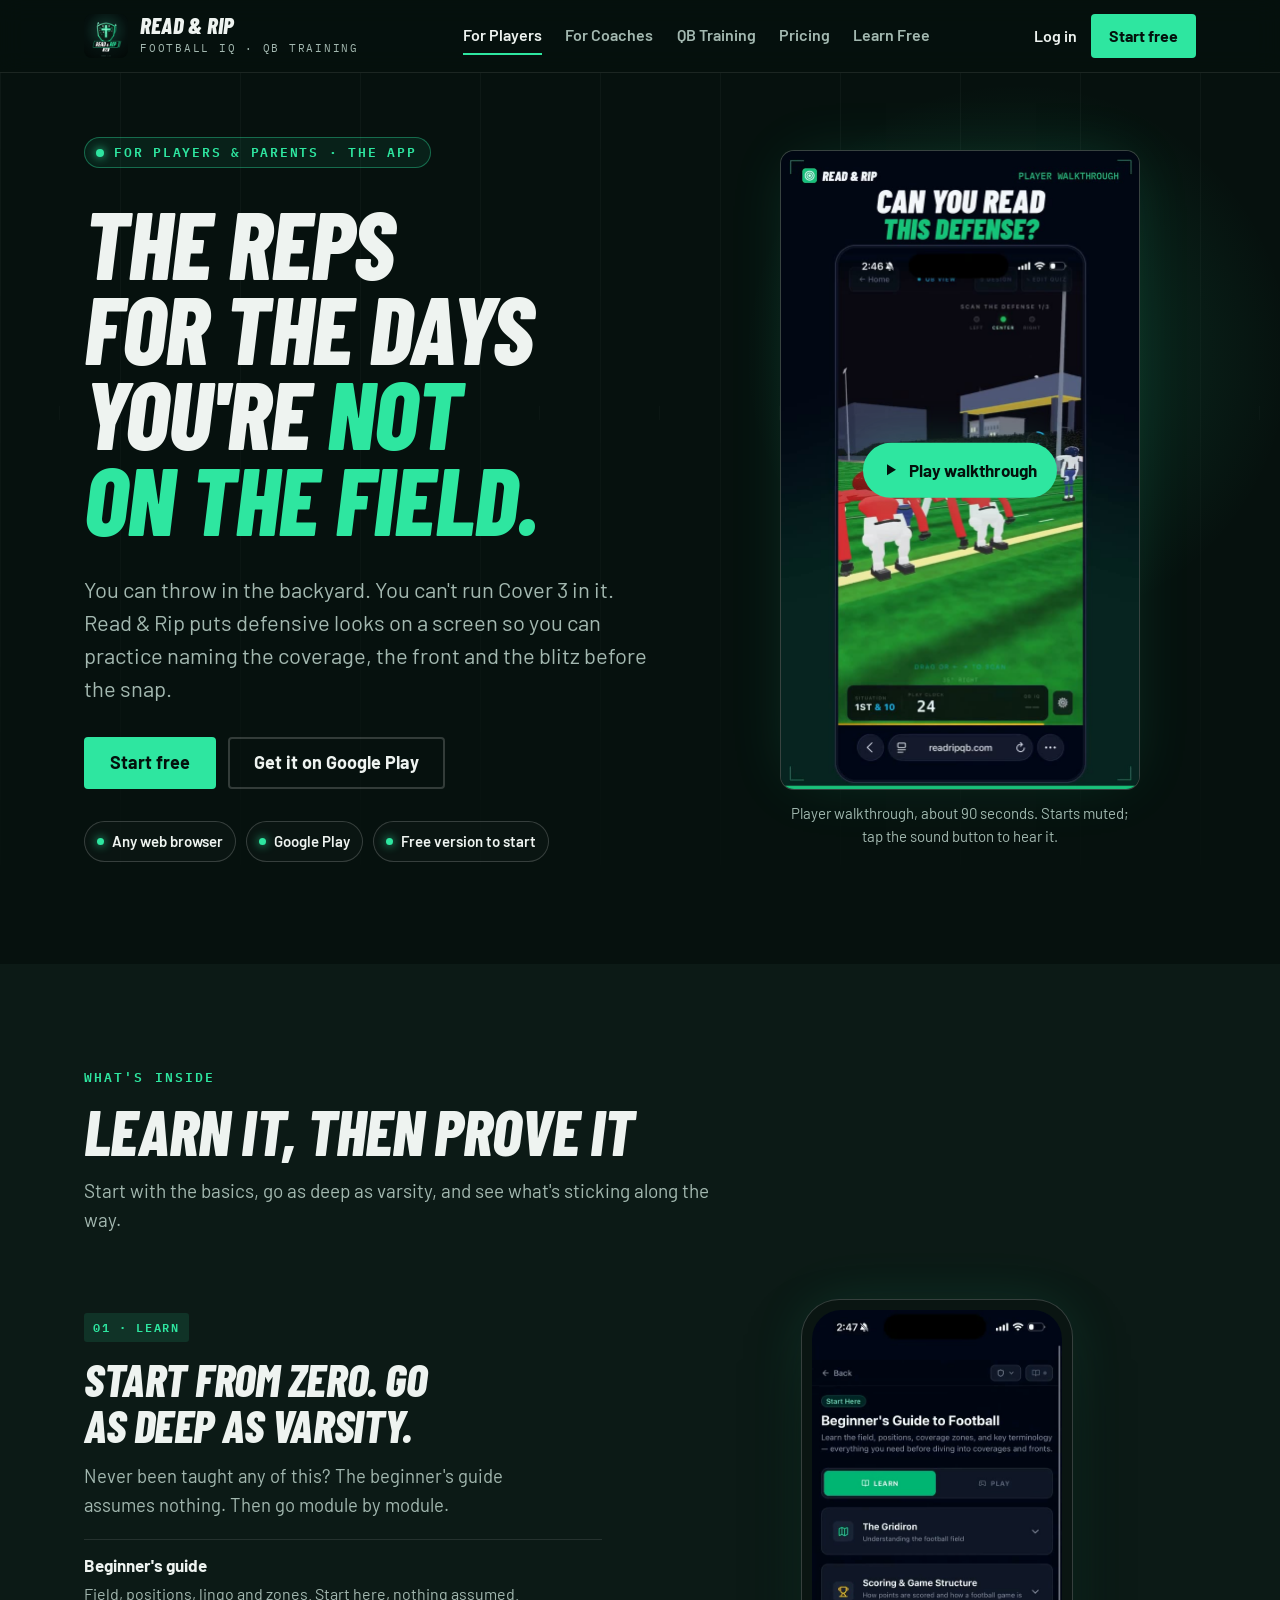
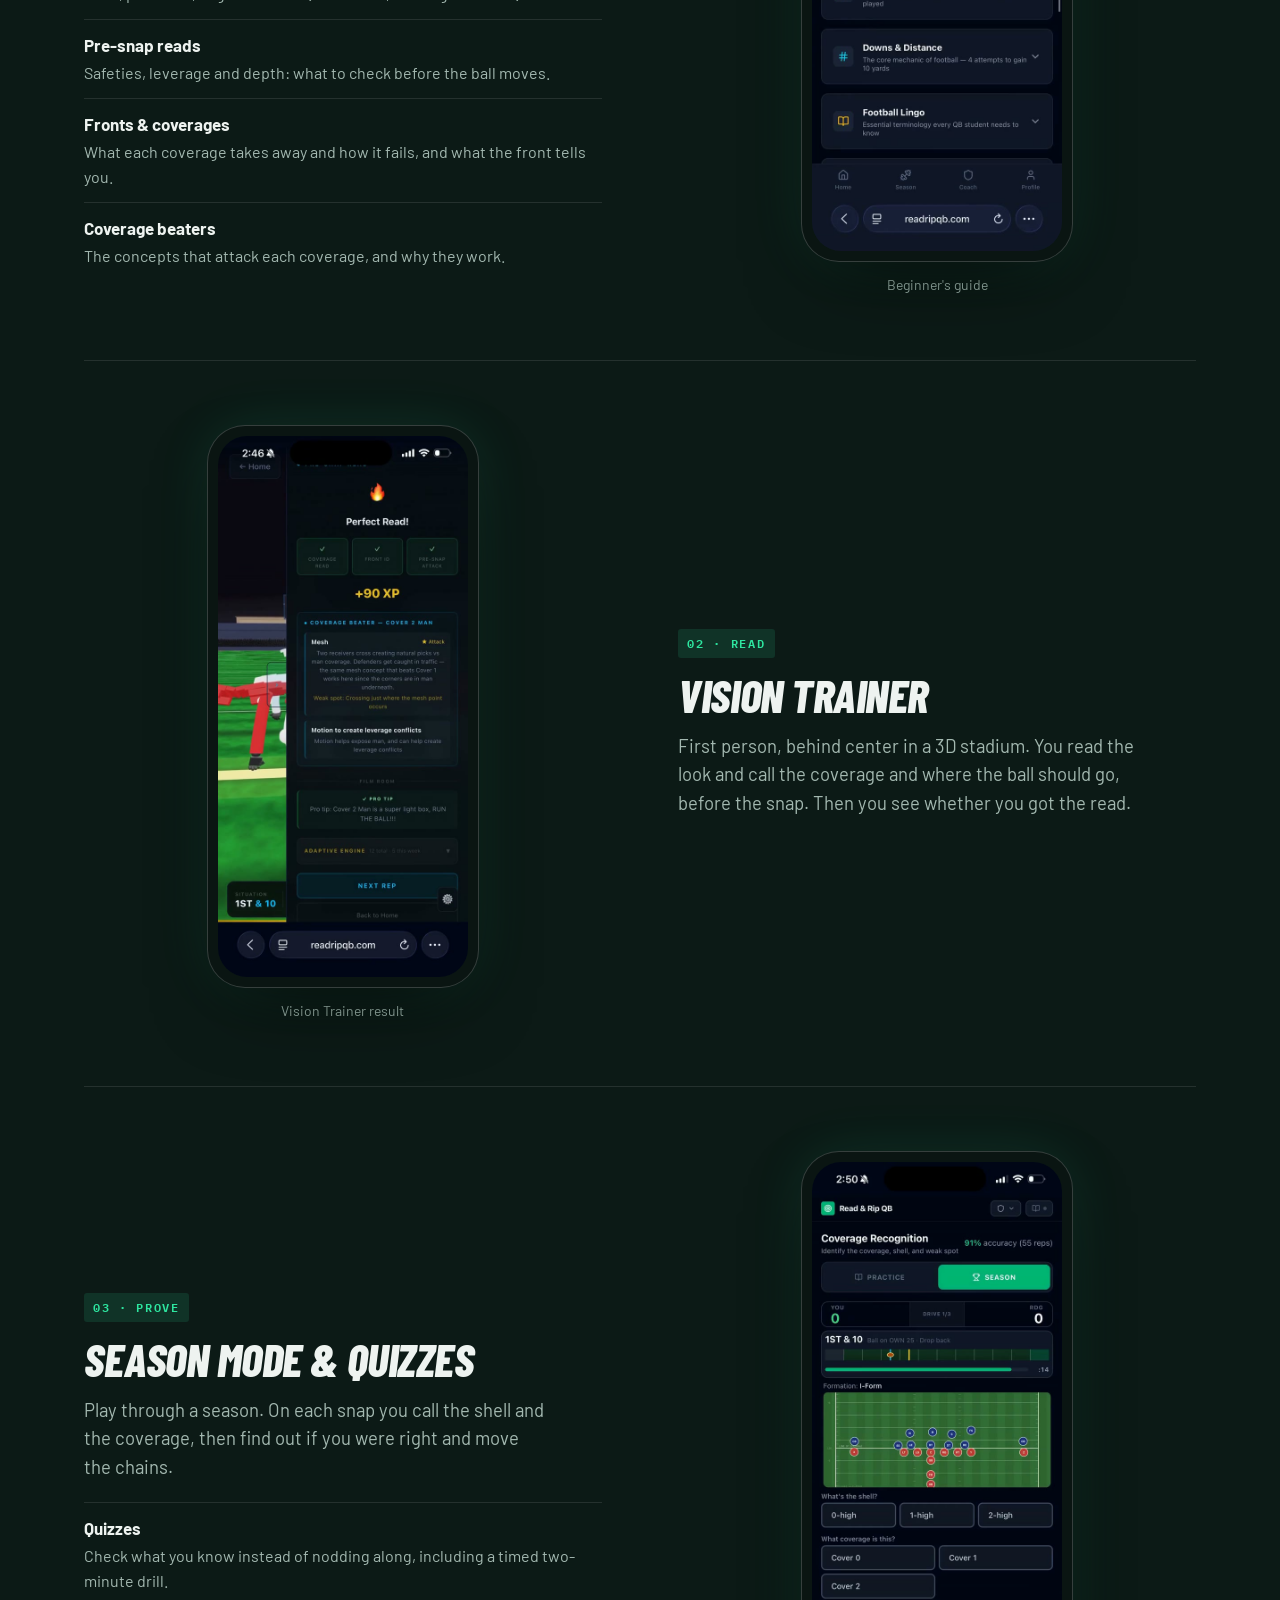
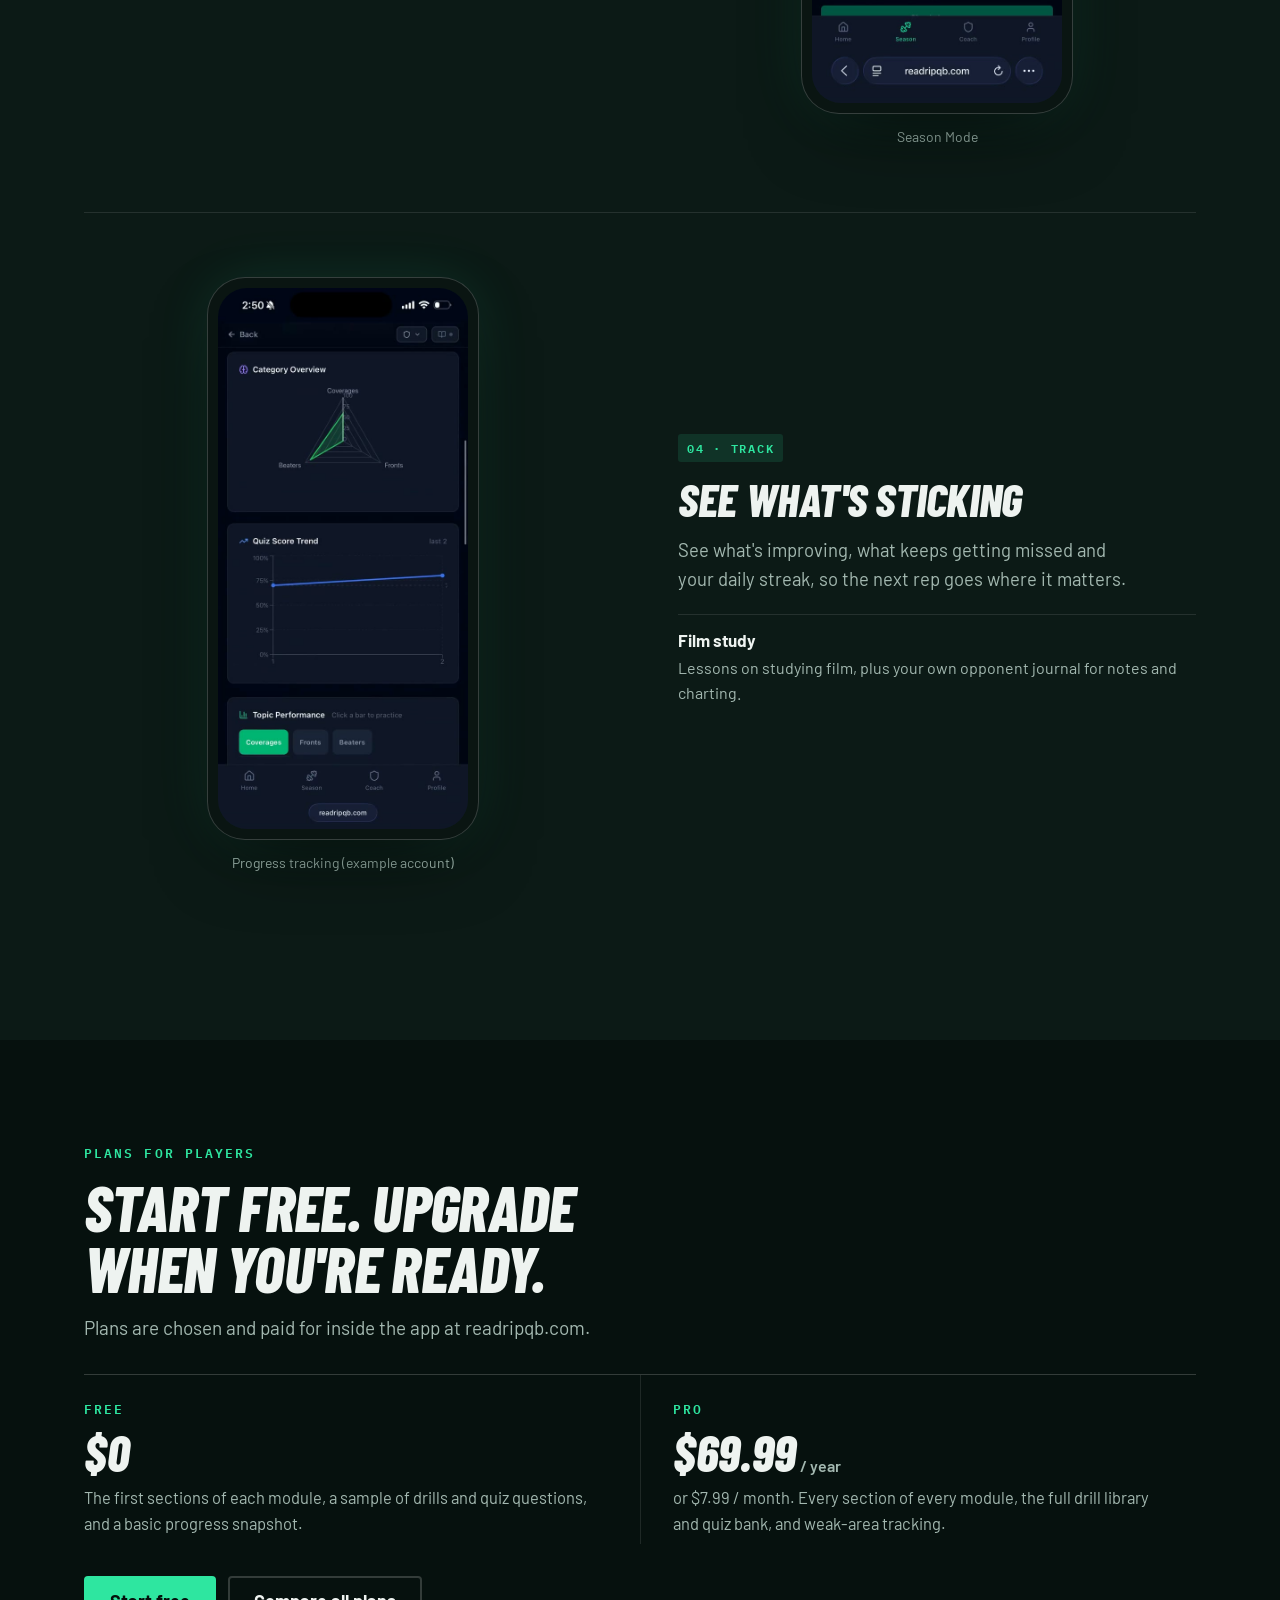
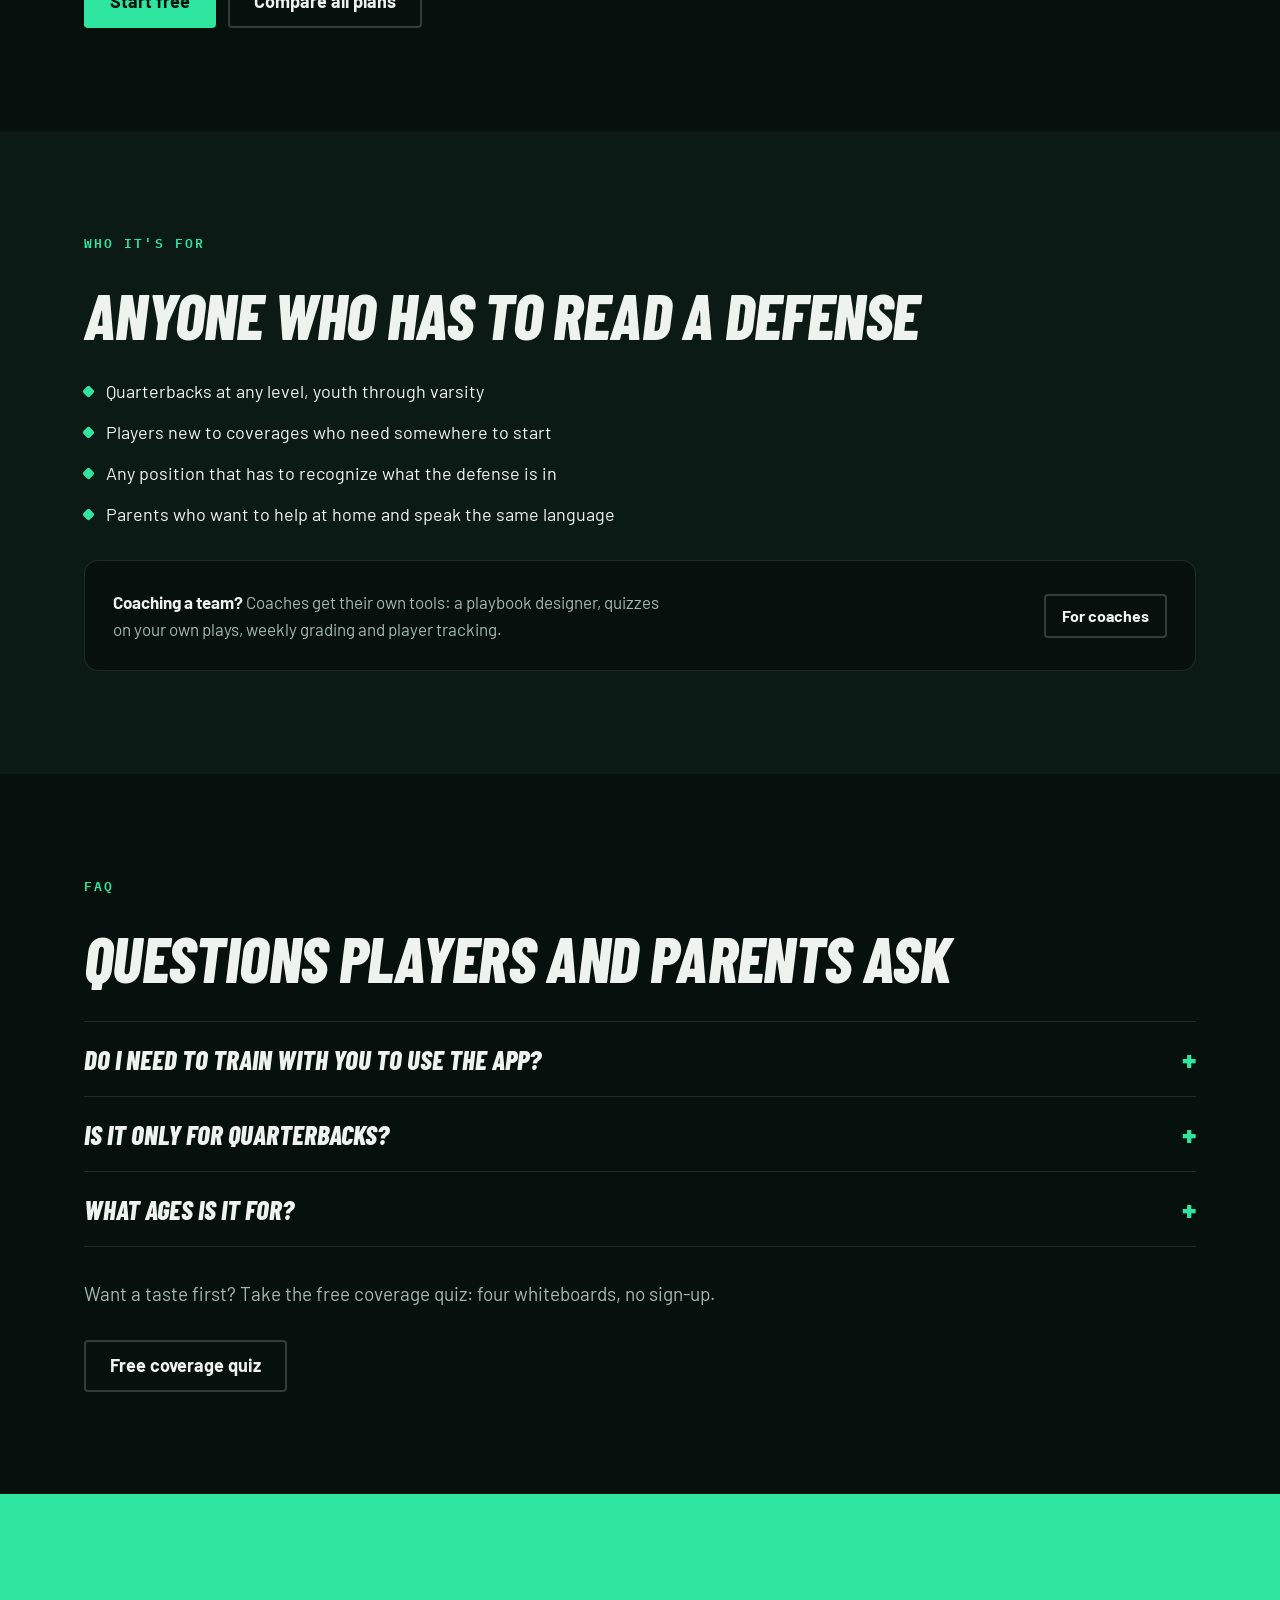
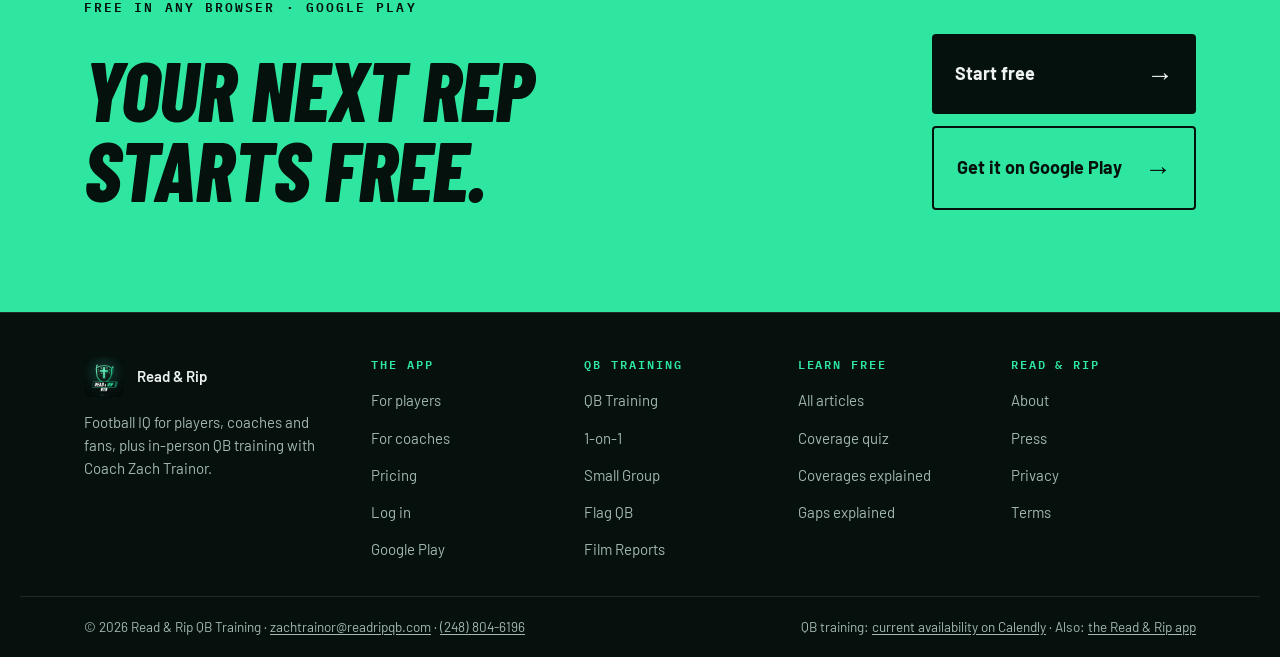
<file: app.html>
<!doctype html>
<html lang="en" class="no-js">
<head>
<!-- Google tag (Google Ads, GTM-NDC8D8CG) -->
<script async src="https://www.googletagmanager.com/gtm.js?id=GTM-NDC8D8CG"></script>
<script>
  window.dataLayer = window.dataLayer || [];
  function gtag(){dataLayer.push(arguments);}
  gtag('js', new Date());
</script>
<meta charset="utf-8">
<script>document.documentElement.classList.remove("no-js")</script>
<meta name="viewport" content="width=device-width, initial-scale=1">
<title>Football IQ App for Players and Coaches | Read &amp; Rip</title>
<meta name="description" content="Read &amp; Rip is a football IQ app: players learn coverages, fronts and pre-snap reads, and coaches quiz players on their own plays. Free in any browser.">
<link rel="canonical" href="https://readandrip.com/app.html">
<meta name="robots" content="index,follow,max-image-preview:large">
<meta name="theme-color" content="#06110E">
<meta property="og:type" content="website">
<meta property="og:site_name" content="Read &amp; Rip">
<meta property="og:title" content="Football IQ App for Players and Coaches | Read &amp; Rip">
<meta property="og:description" content="Read &amp; Rip is a football IQ app: players learn coverages, fronts and pre-snap reads, and coaches quiz players on their own plays. Free in any browser.">
<meta property="og:url" content="https://readandrip.com/app.html">
<meta property="og:image" content="https://readandrip.com/assets/og-image.jpg">
<meta property="og:image:width" content="1200">
<meta property="og:image:height" content="630">
<meta property="og:locale" content="en_US">
<meta name="twitter:card" content="summary_large_image">
<meta name="twitter:title" content="Football IQ App for Players and Coaches | Read &amp; Rip">
<meta name="twitter:description" content="Read &amp; Rip is a football IQ app: players learn coverages, fronts and pre-snap reads, and coaches quiz players on their own plays. Free in any browser.">
<meta name="twitter:image" content="https://readandrip.com/assets/og-image.jpg">
<meta name="geo.region" content="US-MI">
<meta name="geo.placename" content="Brighton, Michigan">
<link rel="icon" type="image/png" href="assets/favicon.png">
<link rel="apple-touch-icon" href="assets/apple-touch-icon.png">
<link rel="preconnect" href="https://fonts.googleapis.com">
<link rel="preconnect" href="https://fonts.gstatic.com" crossorigin>
<link rel="stylesheet" href="https://fonts.googleapis.com/css2?family=Barlow+Condensed:ital,wght@1,700;1,800&family=Barlow:wght@400;500;600;700&family=IBM+Plex+Mono:wght@500;600&display=swap">
<link rel="stylesheet" href="styles.css">
<script src="site.js" defer></script>
<script type="application/ld+json">{
  "@context": "https://schema.org",
  "@graph": [
    {
      "@type": "SoftwareApplication",
      "name": "Read & Rip",
      "applicationCategory": "EducationalApplication",
      "operatingSystem": "Web, Android",
      "offers": {
        "@type": "Offer",
        "price": "0",
        "priceCurrency": "USD",
        "description": "Free version available"
      },
      "url": "https://readripqb.com",
      "description": "Football education app for quarterbacks and players: season mode, a first-person Vision Trainer, pre-snap read training, coverage and front modules, coverage beaters, film-study notes, quizzes and progress tracking.",
      "author": {
        "@id": "https://readandrip.com/about.html#zach"
      },
      "featureList": [
        "Season mode",
        "Vision Trainer",
        "Pre-snap read training",
        "Coverage modules",
        "Defensive fronts",
        "Coverage beaters",
        "Beginner's guide",
        "Film-study notes, templates and charting",
        "Quizzes",
        "Progress tracking"
      ]
    },
    {
      "@type": "FAQPage",
      "mainEntity": [
        {
          "@type": "Question",
          "name": "Do I need to train with you to use the app?",
          "acceptedAnswer": {
            "@type": "Answer",
            "text": "No. Anyone can use it: players, parents and coaches. Start free in any browser or on Google Play."
          }
        },
        {
          "@type": "Question",
          "name": "Is it only for quarterbacks?",
          "acceptedAnswer": {
            "@type": "Answer",
            "text": "Quarterbacks get the most out of it, but any player who has to recognize coverage will find it useful, and coaches use it too."
          }
        },
        {
          "@type": "Question",
          "name": "What ages is it for?",
          "acceptedAnswer": {
            "@type": "Answer",
            "text": "There is a beginner's guide for players new to coverages, and the modules go deep enough for varsity quarterbacks."
          }
        }
      ]
    }
  ]
}</script>
</head>
<body>
<a class="skip" href="#main">Skip to content</a>
<header class="site">
  <div class="wrap navbar">
    <a class="brand" href="index.html">
      <img src="assets/logo.png" alt="" width="224" height="224">
      <span>
        <span class="name">Read &amp; Rip</span>
        <span class="where">Football IQ &middot; QB Training</span>
      </span>
    </a>
    <nav class="main" aria-label="Main">
      <a href="app.html" aria-current="page">For Players</a>
      <a href="coaches.html">For Coaches</a>
      <a href="training.html">QB Training</a>
      <a href="pricing.html">Pricing</a>
      <a href="https://learn.readandrip.com">Learn Free</a>
    </nav>
    <div class="nav-actions">
      <a class="login" href="https://readripqb.com/login">Log in</a>
      <a class="btn sm" href="https://readripqb.com">Start free</a>
      <button class="menu-btn" type="button" aria-expanded="false" aria-controls="site-menu" data-menu-open><span class="bars" aria-hidden="true"><i></i></span>Menu</button>
    </div>
  </div>
  <div class="menu-panel" id="site-menu" role="dialog" aria-modal="true" aria-label="Site menu" hidden>
    <div class="menu-top">
      <a class="brand" href="index.html"><img src="assets/logo.png" alt="" width="224" height="224"><span class="name">Read &amp; Rip</span><span class="sr-only">home</span></a>
      <button class="menu-btn" type="button" data-menu-close style="display:inline-flex">Close</button>
    </div>
    <nav aria-label="Mobile">
      <a href="index.html">Home</a>
      <a href="app.html" aria-current="page">For Players</a>
      <a href="coaches.html">For Coaches</a>
      <a href="training.html">QB Training</a>
      <a href="pricing.html">Pricing</a>
      <a href="https://learn.readandrip.com">Learn Free</a>
    </nav>
    <div class="menu-cta">
      <a class="btn" href="https://readripqb.com">Start free</a>
      <a class="btn ghost" href="https://readripqb.com/login">Log in</a>
    </div>
    <p class="menu-note">Booking a QB training session with Zach? That's under <a href="training.html">QB Training</a>, separate from the app.</p>
  </div>
</header>

<main id="main">
  <section class="aud-hero field glow">
    <div class="wrap hero">
      <div class="stack">
        <span class="aud-chip">For Players &amp; parents &middot; the app</span>
        <h1>The reps for the days you're <span class="accent">not on the field.</span></h1>
        <p class="lede">You can throw in the backyard. You can't run Cover 3 in it. Read &amp; Rip puts defensive looks on a screen so you can practice naming the coverage, the front and the blitz before the snap.</p>
        <div class="btnrow">
          <a class="btn" href="https://readripqb.com">Start free</a>
          <a class="btn ghost" href="https://play.google.com/store/apps/details?id=com.readripqb.app">Get it on Google Play</a>
        </div>
        <ul class="avail" aria-label="Where Read &amp; Rip runs">
          <li>Any web browser</li>
          <li>Google Play</li>
          <li>Free version to start</li>
        </ul>
      </div>
      <figure class="walk vertical" id="walkthrough" data-walk data-title="Read &amp; Rip player walkthrough">
        <div class="stage">
          <a class="facade" href="media/walkthroughs/player-walkthrough.mp4" aria-label="Play the player walkthrough video, starts muted">
            <img src="media/walkthroughs/player-poster.jpg" alt="" width="720" height="1280" decoding="async">
            <span class="play"><svg viewBox="0 0 16 16" aria-hidden="true"><path d="M4 2.5v11l9-5.5z" fill="currentColor"/></svg>Play walkthrough</span>
          </a>
        </div>
        <figcaption>Player walkthrough, about 90 seconds. Starts muted; tap the sound button to hear it.</figcaption>
      </figure>
    </div>
  </section>

  <section class="tint" aria-labelledby="inside-h">
    <div class="wrap">
      <div class="sec-intro">
        <span class="mono">What's inside</span>
        <h2 id="inside-h">Learn it, then prove it</h2>
        <p>Start with the basics, go as deep as varsity, and see what's sticking along the way.</p>
      </div>

      <div class="frow">
        <div class="frow-copy">
          <span class="tag">01 &middot; Learn</span>
          <h3>Start from zero. Go as deep as varsity.</h3>
          <p>Never been taught any of this? The beginner's guide assumes nothing. Then go module by module.</p>
          <ul class="mini">
            <li><b>Beginner's guide</b><span>Field, positions, lingo and zones. Start here, nothing assumed.</span></li>
            <li><b>Pre-snap reads</b><span>Safeties, leverage and depth: what to check before the ball moves.</span></li>
            <li><b>Fronts &amp; coverages</b><span>What each coverage takes away and how it fails, and what the front tells you.</span></li>
            <li><b>Coverage beaters</b><span>The concepts that attack each coverage, and why they work.</span></li>
          </ul>
        </div>
        <figure class="frow-vis">
          <div class="device phone"><div class="screen"><img src="media/screens/beginners-guide.jpg" alt="Beginner's Guide to Football screen showing the field and its dimensions" width="560" height="1212" loading="lazy" decoding="async"></div></div>
          <figcaption>Beginner's guide</figcaption>
        </figure>
      </div>

      <div class="frow flip">
        <div class="frow-copy">
          <span class="tag">02 &middot; Read</span>
          <h3>Vision Trainer</h3>
          <p>First person, behind center in a 3D stadium. You read the look and call the coverage and where the ball should go, before the snap. Then you see whether you got the read.</p>
        </div>
        <figure class="frow-vis">
          <div class="device phone"><div class="screen"><img src="media/screens/vision-trainer-result.jpg" alt="Vision Trainer result: Perfect Read, with checks for coverage read, front ID and pre-snap attack" width="560" height="1212" loading="lazy" decoding="async"></div></div>
          <figcaption>Vision Trainer result</figcaption>
        </figure>
      </div>

      <div class="frow">
        <div class="frow-copy">
          <span class="tag">03 &middot; Prove</span>
          <h3>Season Mode &amp; quizzes</h3>
          <p>Play through a season. On each snap you call the shell and the coverage, then find out if you were right and move the chains.</p>
          <ul class="mini">
            <li><b>Quizzes</b><span>Check what you know instead of nodding along, including a timed two-minute drill.</span></li>
          </ul>
        </div>
        <figure class="frow-vis">
          <div class="device phone"><div class="screen"><img src="media/screens/season-mode.jpg" alt="Season Mode: a defensive formation on the field and the question What's the shell?" width="560" height="1212" loading="lazy" decoding="async"></div></div>
          <figcaption>Season Mode</figcaption>
        </figure>
      </div>

      <div class="frow flip">
        <div class="frow-copy">
          <span class="tag">04 &middot; Track</span>
          <h3>See what's sticking</h3>
          <p>See what's improving, what keeps getting missed and your daily streak, so the next rep goes where it matters.</p>
          <ul class="mini">
            <li><b>Film study</b><span>Lessons on studying film, plus your own opponent journal for notes and charting.</span></li>
          </ul>
        </div>
        <figure class="frow-vis">
          <div class="device phone"><div class="screen"><img src="media/screens/player-progress.jpg" alt="Progress screen from an example account: category overview chart and quiz score trend" width="560" height="1212" loading="lazy" decoding="async"></div></div>
          <figcaption>Progress tracking (example account)</figcaption>
        </figure>
      </div>
    </div>
  </section>

  <section aria-labelledby="plans-h">
    <div class="wrap stack">
      <div class="sec-intro">
        <span class="mono">Plans for players</span>
        <h2 id="plans-h">Start free. Upgrade when you're ready.</h2>
        <p>Plans are chosen and paid for inside the app at readripqb.com.</p>
      </div>
      <div class="duo">
        <div>
          <span class="mono">Free</span>
          <div class="price">$0</div>
          <p>The first sections of each module, a sample of drills and quiz questions, and a basic progress snapshot.</p>
        </div>
        <div>
          <span class="mono">Pro</span>
          <div class="price">$69.99<small>/ year</small></div>
          <p>or $7.99 / month. Every section of every module, the full drill library and quiz bank, and weak-area tracking.</p>
        </div>
      </div>
      <div class="btnrow"><a class="btn" href="https://readripqb.com">Start free</a><a class="btn ghost" href="pricing.html">Compare all plans</a></div>
    </div>
  </section>

  <section class="tint" aria-labelledby="who-h">
    <div class="wrap stack">
      <span class="mono">Who it's for</span>
      <h2 id="who-h">Anyone who has to read a defense</h2>
      <ul class="ticks">
        <li>Quarterbacks at any level, youth through varsity</li>
        <li>Players new to coverages who need somewhere to start</li>
        <li>Any position that has to recognize what the defense is in</li>
        <li>Parents who want to help at home and speak the same language</li>
      </ul>
      <div class="crosslink">
        <p><b>Coaching a team?</b> Coaches get their own tools: a playbook designer, quizzes on your own plays, weekly grading and player tracking.</p>
        <a class="btn ghost sm" href="coaches.html">For coaches</a>
      </div>
    </div>
  </section>

  <section aria-labelledby="faq-h">
    <div class="wrap stack">
      <span class="mono">FAQ</span>
      <h2 id="faq-h">Questions players and parents ask</h2>
      <div class="faq">
        <details><summary>Do I need to train with you to use the app?<span class="plus" aria-hidden="true">+</span></summary><div class="answer">No. Anyone can use it: players, parents and coaches. Start free in any browser or on Google Play.</div></details>
        <details><summary>Is it only for quarterbacks?<span class="plus" aria-hidden="true">+</span></summary><div class="answer">Quarterbacks get the most out of it, but any player who has to recognize coverage will find it useful, and coaches use it too.</div></details>
        <details><summary>What ages is it for?<span class="plus" aria-hidden="true">+</span></summary><div class="answer">There is a beginner's guide for players new to coverages, and the modules go deep enough for varsity quarterbacks.</div></details>
      </div>
      <p class="body-lg">Want a taste first? Take the free coverage quiz: four whiteboards, no sign-up.</p>
      <div class="btnrow"><a class="btn ghost" href="https://learn.readandrip.com/coverage-quiz/">Free coverage quiz</a></div>
    </div>
  </section>

  <section class="closer">
    <div class="wrap inner">
      <div class="stack">
        <span class="mono">Free in any browser &middot; Google Play</span>
        <h2>Your next rep starts free.</h2>
      </div>
      <div class="picks">
        <a class="pick" href="https://readripqb.com">Start free <span class="amt" aria-hidden="true">&rarr;</span></a>
        <a class="pick outline" href="https://play.google.com/store/apps/details?id=com.readripqb.app">Get it on Google Play <span class="amt" aria-hidden="true">&rarr;</span></a>
      </div>
    </div>
  </section>
</main>

<footer class="site">
  <div class="wrap cols">
    <div class="about-col">
      <div class="id"><img src="assets/logo.png" alt="" width="224" height="224"><span>Read &amp; Rip</span></div>
      <p>Football IQ for players, coaches and fans, plus in-person QB training with Coach Zach Trainor.</p>
    </div>
    <nav aria-label="The app">
      <h2>The app</h2>
      <ul>
        <li><a href="app.html">For players</a></li>
        <li><a href="coaches.html">For coaches</a></li>
        <li><a href="pricing.html">Pricing</a></li>
        <li><a href="https://readripqb.com/login">Log in</a></li>
        <li><a href="https://play.google.com/store/apps/details?id=com.readripqb.app">Google Play</a></li>
      </ul>
    </nav>
    <nav aria-label="QB training">
      <h2>QB training</h2>
      <ul>
        <li><a href="training.html">QB Training</a></li>
        <li><a href="one-on-one-qb-training.html">1-on-1</a></li>
        <li><a href="small-group-qb-training.html">Small Group</a></li>
        <li><a href="flag-football-qb-training.html">Flag QB</a></li>
        <li><a href="film-report.html">Film Reports</a></li>
      </ul>
    </nav>
    <nav aria-label="Learn">
      <h2>Learn free</h2>
      <ul>
        <li><a href="https://learn.readandrip.com">All articles</a></li>
        <li><a href="https://learn.readandrip.com/coverage-quiz/">Coverage quiz</a></li>
        <li><a href="https://learn.readandrip.com/football-coverages-explained/">Coverages explained</a></li>
        <li><a href="https://learn.readandrip.com/what-is-a-gap-in-football/">Gaps explained</a></li>
      </ul>
    </nav>
    <nav aria-label="Company">
      <h2>Read &amp; Rip</h2>
      <ul>
        <li><a href="about.html">About</a></li>
        <li><a href="press.html">Press</a></li>
        <li><a href="privacy.html">Privacy</a></li>
        <li><a href="terms.html">Terms</a></li>
      </ul>
    </nav>
  </div>
  <div class="wrap legal">
    <span>&copy; 2026 Read &amp; Rip QB Training &middot; <a href="mailto:zachtrainor@readripqb.com">zachtrainor@readripqb.com</a> &middot; <a href="tel:+12488046196">(248) 804-6196</a></span>
    <span>QB training: <a href="https://calendly.com/zachtrainor-readripqb/individual-qb-training-75">current availability on Calendly</a> &middot; Also: <a href="https://readripqb.com">the Read &amp; Rip app</a></span>
  </div>
</footer>
</body>
</html>
</file>
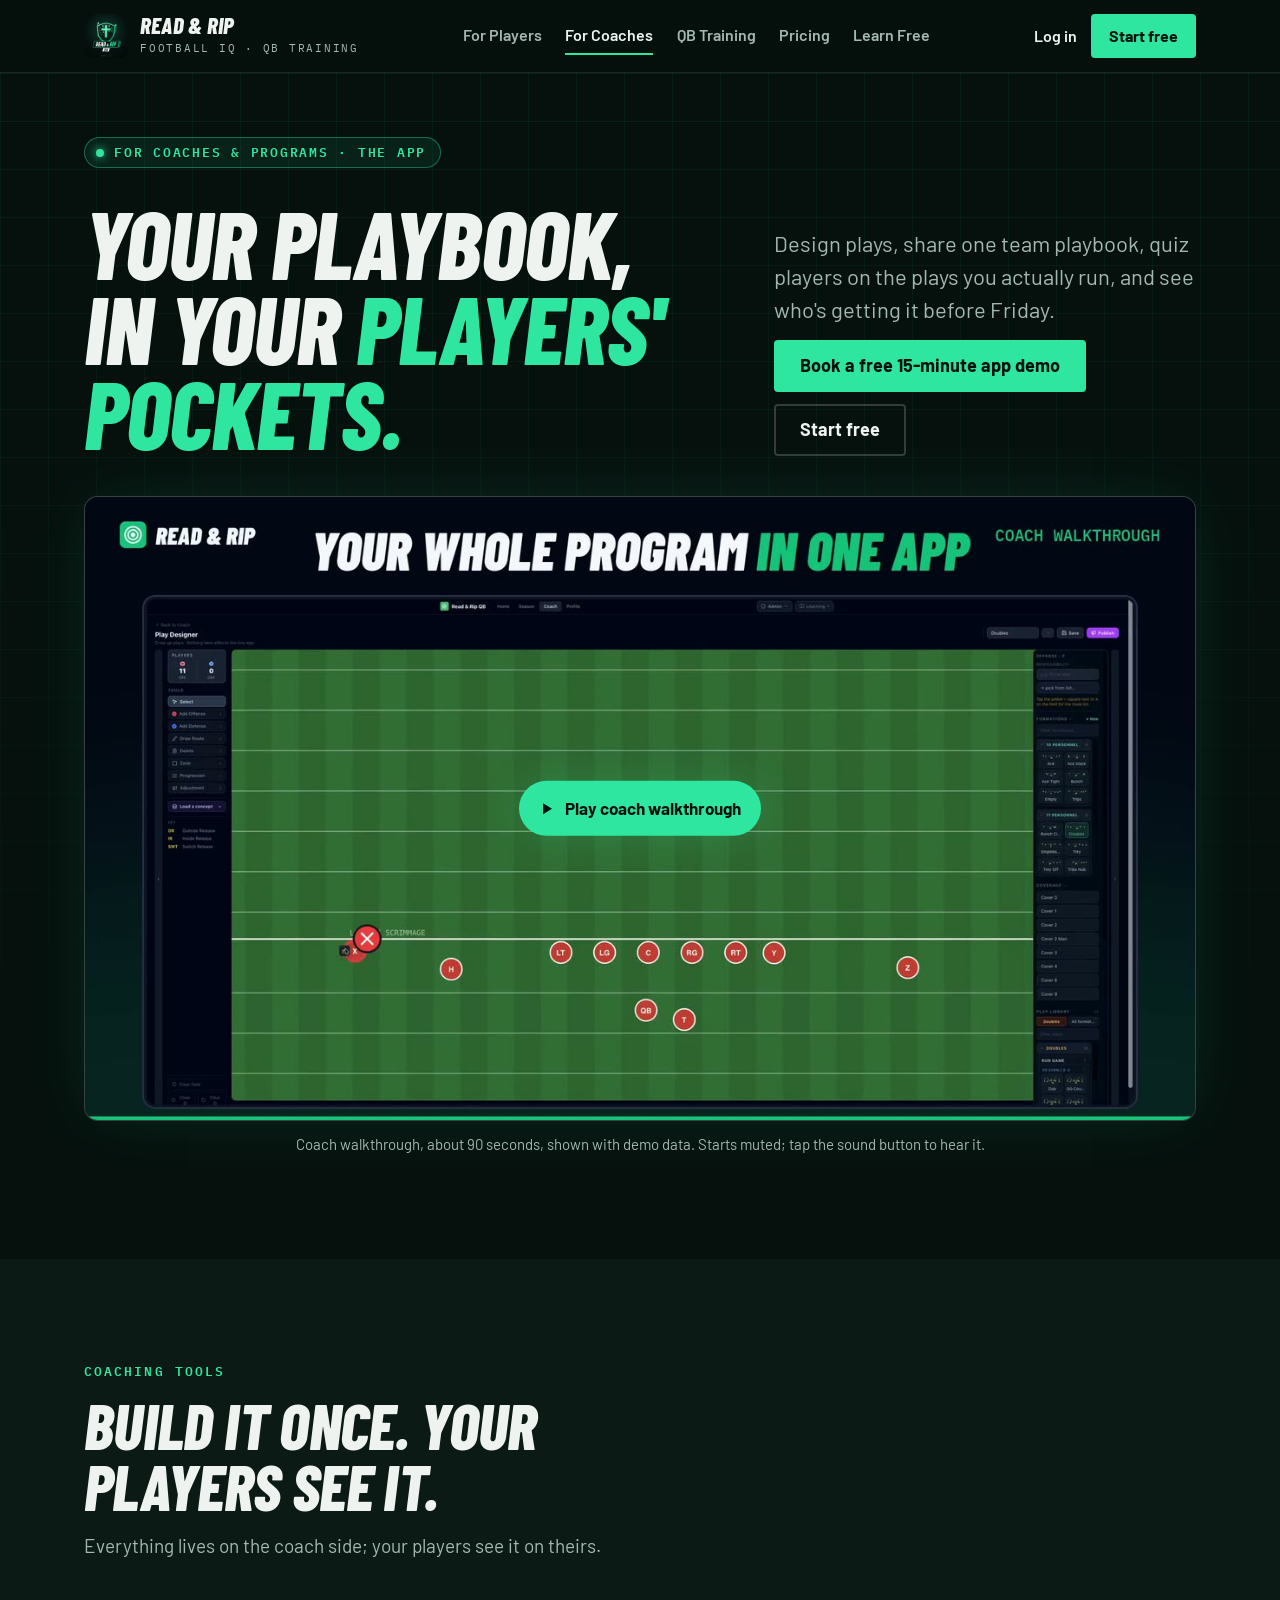
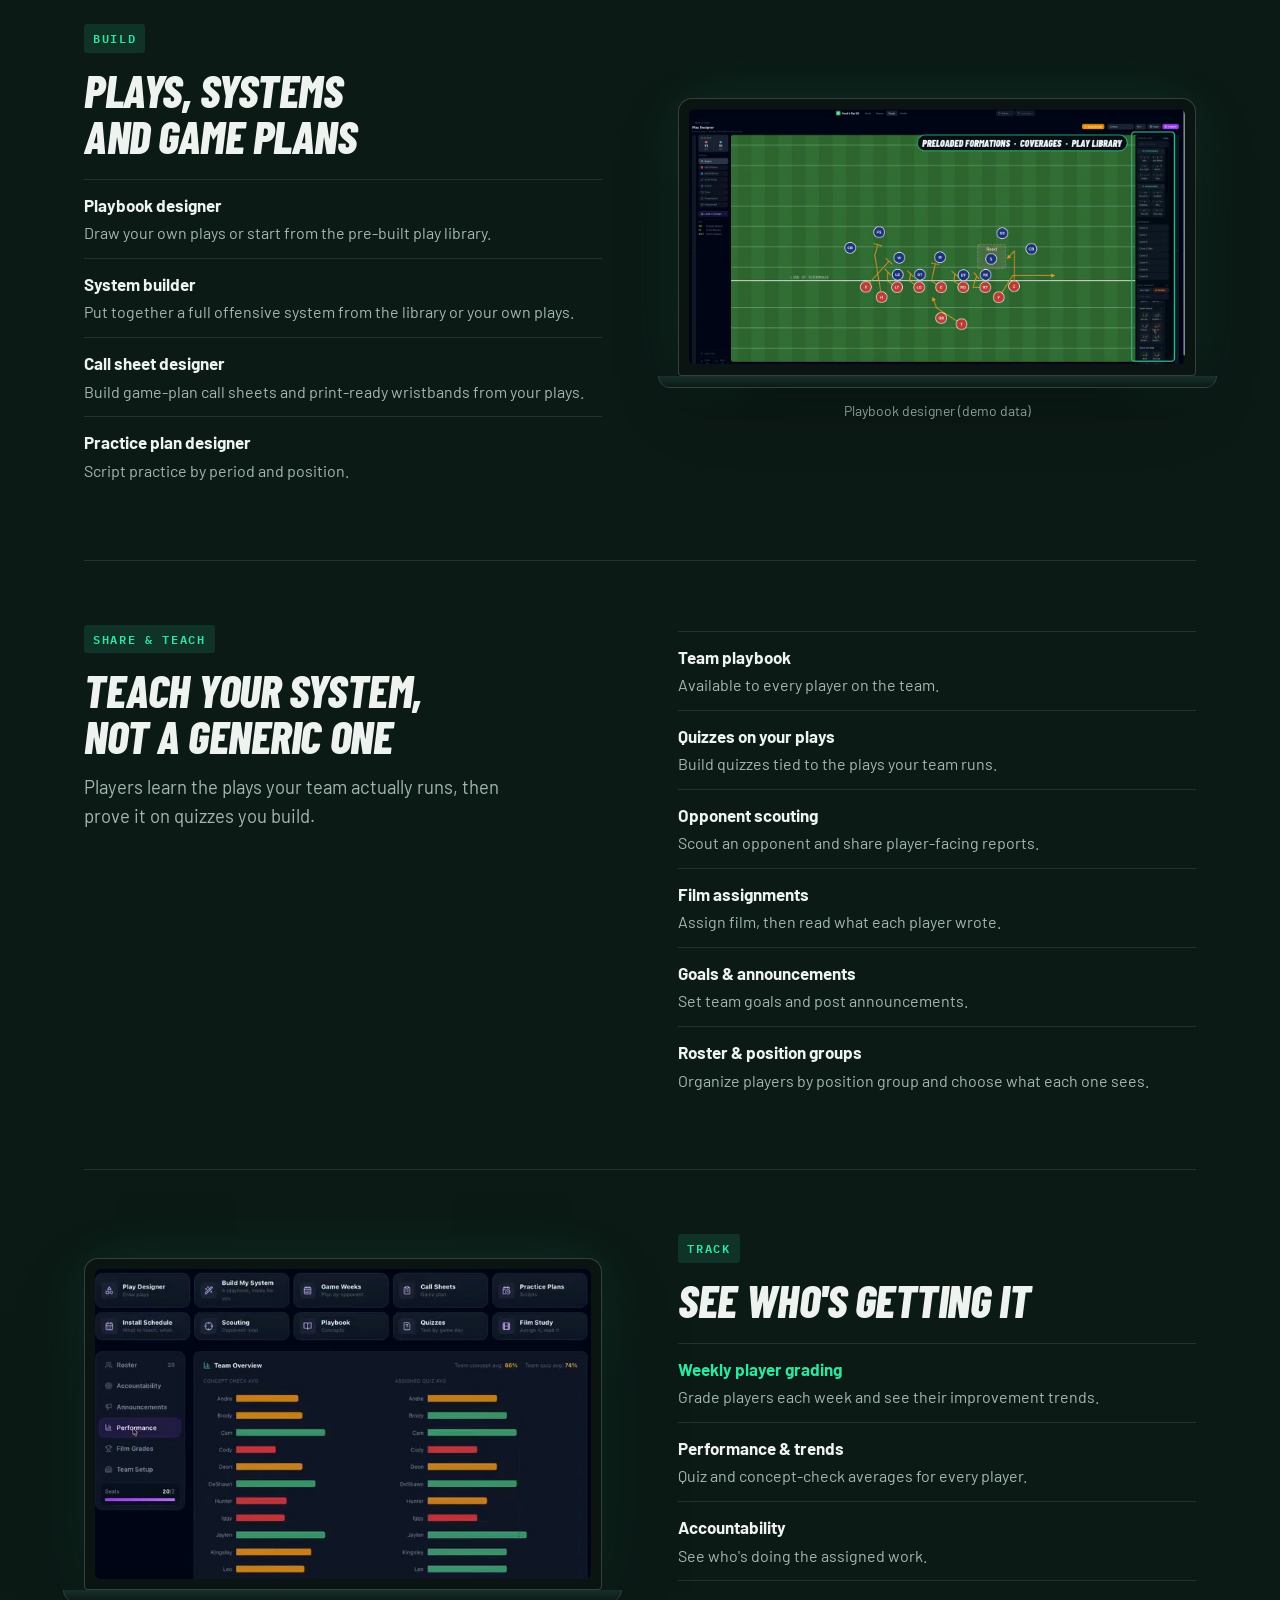
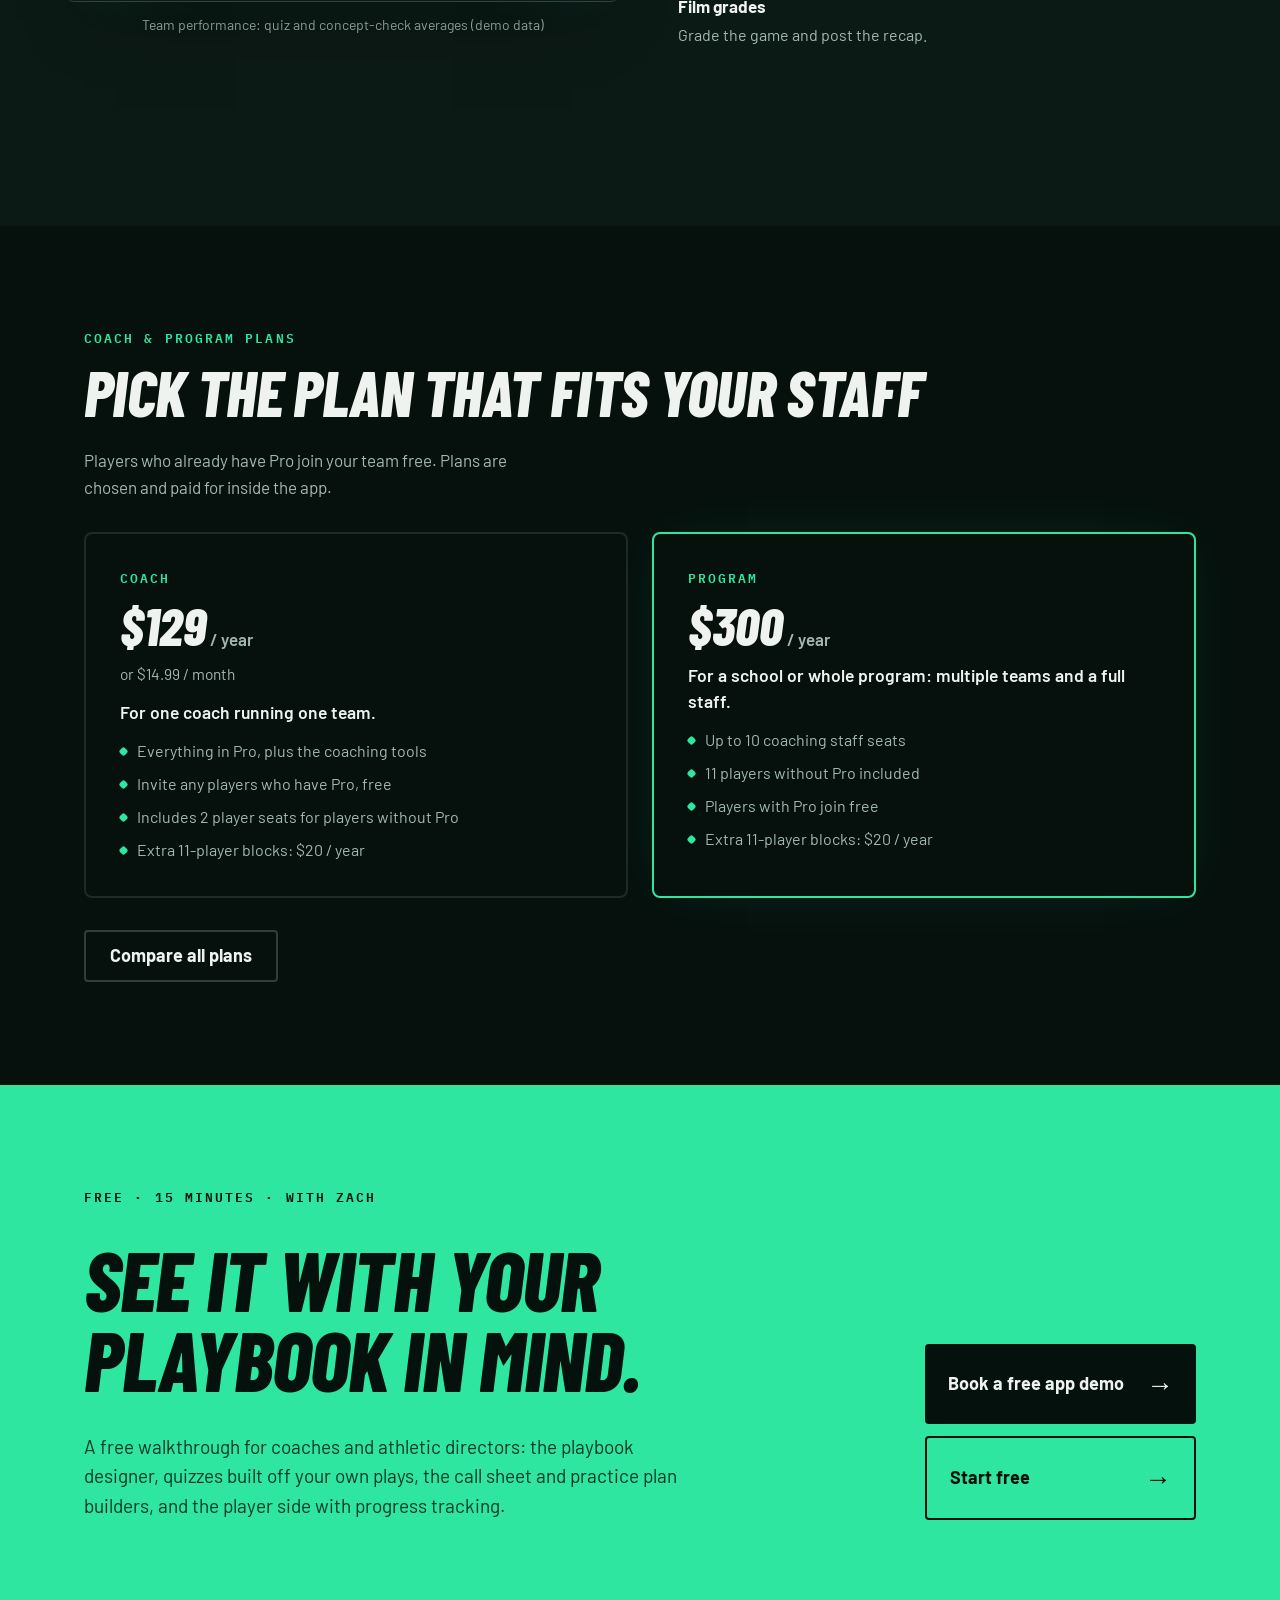
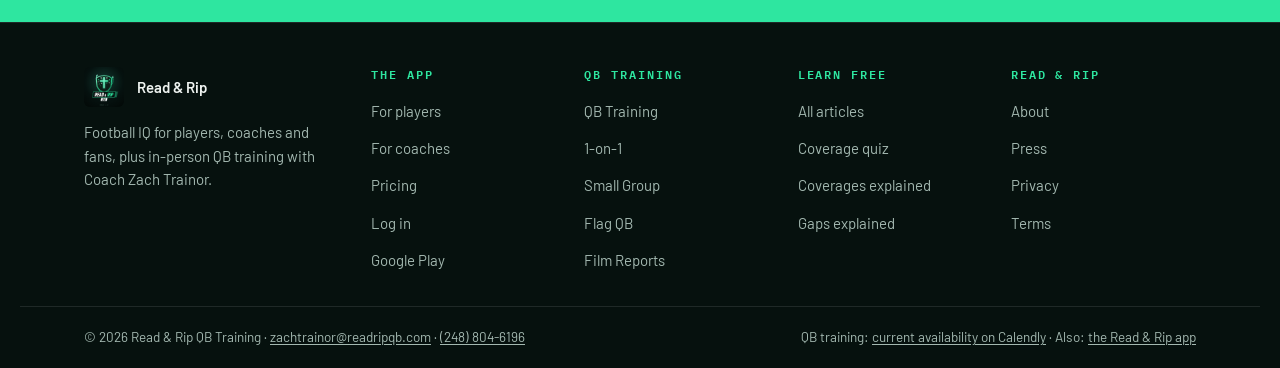
<file: coaches.html>
<!doctype html>
<html lang="en" class="no-js">
<head>
<!-- Google tag (Google Ads, GTM-NDC8D8CG) -->
<script async src="https://www.googletagmanager.com/gtm.js?id=GTM-NDC8D8CG"></script>
<script>
  window.dataLayer = window.dataLayer || [];
  function gtag(){dataLayer.push(arguments);}
  gtag('js', new Date());
</script>
<meta charset="utf-8">
<script>document.documentElement.classList.remove("no-js")</script>
<meta name="viewport" content="width=device-width, initial-scale=1">
<title>Football Coaching App for Playbooks and Quizzes | Read &amp; Rip</title>
<meta name="description" content="Design plays, share one team playbook, quiz players on the plays you actually run, and see who's getting it before Friday. Book a free 15-minute app demo.">
<link rel="canonical" href="https://readandrip.com/coaches.html">
<meta name="robots" content="index,follow,max-image-preview:large">
<meta name="theme-color" content="#06110E">
<meta property="og:type" content="website">
<meta property="og:site_name" content="Read &amp; Rip">
<meta property="og:title" content="Football Coaching App for Playbooks and Quizzes | Read &amp; Rip">
<meta property="og:description" content="Design plays, share one team playbook, quiz players on the plays you actually run, and see who's getting it before Friday. Book a free 15-minute app demo.">
<meta property="og:url" content="https://readandrip.com/coaches.html">
<meta property="og:image" content="https://readandrip.com/assets/og-image.jpg">
<meta property="og:image:width" content="1200">
<meta property="og:image:height" content="630">
<meta property="og:locale" content="en_US">
<meta name="twitter:card" content="summary_large_image">
<meta name="twitter:title" content="Football Coaching App for Playbooks and Quizzes | Read &amp; Rip">
<meta name="twitter:description" content="Design plays, share one team playbook, quiz players on the plays you actually run, and see who's getting it before Friday. Book a free 15-minute app demo.">
<meta name="twitter:image" content="https://readandrip.com/assets/og-image.jpg">
<link rel="icon" type="image/png" href="assets/favicon.png">
<link rel="apple-touch-icon" href="assets/apple-touch-icon.png">
<link rel="preconnect" href="https://fonts.googleapis.com">
<link rel="preconnect" href="https://fonts.gstatic.com" crossorigin>
<link rel="stylesheet" href="https://fonts.googleapis.com/css2?family=Barlow+Condensed:ital,wght@1,700;1,800&family=Barlow:wght@400;500;600;700&family=IBM+Plex+Mono:wght@500;600&display=swap">
<link rel="stylesheet" href="styles.css">
<script src="site.js" defer></script>
</head>
<body>
<a class="skip" href="#main">Skip to content</a>
<header class="site">
  <div class="wrap navbar">
    <a class="brand" href="index.html">
      <img src="assets/logo.png" alt="" width="224" height="224">
      <span>
        <span class="name">Read &amp; Rip</span>
        <span class="where">Football IQ &middot; QB Training</span>
      </span>
    </a>
    <nav class="main" aria-label="Main">
      <a href="app.html">For Players</a>
      <a href="coaches.html" aria-current="page">For Coaches</a>
      <a href="training.html">QB Training</a>
      <a href="pricing.html">Pricing</a>
      <a href="https://learn.readandrip.com">Learn Free</a>
    </nav>
    <div class="nav-actions">
      <a class="login" href="https://readripqb.com/login">Log in</a>
      <a class="btn sm" href="https://readripqb.com">Start free</a>
      <button class="menu-btn" type="button" aria-expanded="false" aria-controls="site-menu" data-menu-open><span class="bars" aria-hidden="true"><i></i></span>Menu</button>
    </div>
  </div>
  <div class="menu-panel" id="site-menu" role="dialog" aria-modal="true" aria-label="Site menu" hidden>
    <div class="menu-top">
      <a class="brand" href="index.html"><img src="assets/logo.png" alt="" width="224" height="224"><span class="name">Read &amp; Rip</span><span class="sr-only">home</span></a>
      <button class="menu-btn" type="button" data-menu-close style="display:inline-flex">Close</button>
    </div>
    <nav aria-label="Mobile">
      <a href="index.html">Home</a>
      <a href="app.html">For Players</a>
      <a href="coaches.html" aria-current="page">For Coaches</a>
      <a href="training.html">QB Training</a>
      <a href="pricing.html">Pricing</a>
      <a href="https://learn.readandrip.com">Learn Free</a>
    </nav>
    <div class="menu-cta">
      <a class="btn" href="https://readripqb.com">Start free</a>
      <a class="btn ghost" href="https://readripqb.com/login">Log in</a>
    </div>
    <p class="menu-note">Booking a QB training session with Zach? That's under <a href="training.html">QB Training</a>, separate from the app.</p>
  </div>
</header>

<main id="main">
  <section class="aud-hero coach-hero blueprint">
    <div class="wrap stack">
      <div class="top">
        <div class="stack">
          <span class="aud-chip">For Coaches &amp; programs &middot; the app</span>
          <h1>Your playbook, in your <span class="accent">players' pockets.</span></h1>
        </div>
        <div class="stack tight">
          <p class="lede">Design plays, share one team playbook, quiz players on the plays you actually run, and see who's getting it before Friday.</p>
          <div class="btnrow">
            <a class="btn" href="https://calendly.com/zachtrainor-readripqb/read-rip-app-demo">Book a free 15-minute app demo</a>
            <a class="btn ghost" href="https://readripqb.com">Start free</a>
          </div>
        </div>
      </div>
      <figure class="walk horizontal" id="walkthrough" data-walk data-title="Read &amp; Rip coach walkthrough" style="margin-top:8px">
        <div class="stage">
          <a class="facade" href="media/walkthroughs/coach-walkthrough.mp4" aria-label="Play the coach walkthrough video, starts muted">
            <img src="media/walkthroughs/coach-poster.jpg" alt="" width="1280" height="720" decoding="async">
            <span class="play"><svg viewBox="0 0 16 16" aria-hidden="true"><path d="M4 2.5v11l9-5.5z" fill="currentColor"/></svg>Play coach walkthrough</span>
          </a>
        </div>
        <figcaption>Coach walkthrough, about 90 seconds, shown with demo data. Starts muted; tap the sound button to hear it.</figcaption>
      </figure>
    </div>
  </section>

  <section class="tint" aria-labelledby="tools-h">
    <div class="wrap">
      <div class="sec-intro">
        <span class="mono">Coaching tools</span>
        <h2 id="tools-h">Build it once. Your players see it.</h2>
        <p>Everything lives on the coach side; your players see it on theirs.</p>
      </div>

      <div class="frow">
        <div class="frow-copy">
          <span class="tag">Build</span>
          <h3>Plays, systems and game plans</h3>
          <ul class="mini">
            <li><b>Playbook designer</b><span>Draw your own plays or start from the pre-built play library.</span></li>
            <li><b>System builder</b><span>Put together a full offensive system from the library or your own plays.</span></li>
            <li><b>Call sheet designer</b><span>Build game-plan call sheets and print-ready wristbands from your plays.</span></li>
            <li><b>Practice plan designer</b><span>Script practice by period and position.</span></li>
          </ul>
        </div>
        <figure class="frow-vis">
          <div class="device laptop"><div class="lid"><div class="screen wide"><img src="media/screens/coach-play-designer.jpg" alt="Coach play designer with a play drawn against a defense, plus formations, coverages and the play library (demo data)" width="1280" height="662" decoding="async" loading="lazy"></div></div><div class="base"></div></div>
          <figcaption>Playbook designer (demo data)</figcaption>
        </figure>
      </div>

      <div class="frow top">
        <div class="frow-copy">
          <span class="tag">Share &amp; teach</span>
          <h3>Teach your system, not a generic one</h3>
          <p>Players learn the plays your team actually runs, then prove it on quizzes you build.</p>
        </div>
        <ul class="mini">
          <li><b>Team playbook</b><span>Available to every player on the team.</span></li>
          <li><b>Quizzes on your plays</b><span>Build quizzes tied to the plays your team runs.</span></li>
          <li><b>Opponent scouting</b><span>Scout an opponent and share player-facing reports.</span></li>
          <li><b>Film assignments</b><span>Assign film, then read what each player wrote.</span></li>
          <li><b>Goals &amp; announcements</b><span>Set team goals and post announcements.</span></li>
          <li><b>Roster &amp; position groups</b><span>Organize players by position group and choose what each one sees.</span></li>
        </ul>
      </div>

      <div class="frow flip">
        <div class="frow-copy">
          <span class="tag">Track</span>
          <h3>See who's getting it</h3>
          <ul class="mini">
            <li class="key"><b>Weekly player grading</b><span>Grade players each week and see their improvement trends.</span></li>
            <li><b>Performance &amp; trends</b><span>Quiz and concept-check averages for every player.</span></li>
            <li><b>Accountability</b><span>See who's doing the assigned work.</span></li>
            <li><b>Film grades</b><span>Grade the game and post the recap.</span></li>
          </ul>
        </div>
        <figure class="frow-vis">
          <div class="device laptop"><div class="lid"><div class="screen"><img src="media/screens/coach-performance.jpg" alt="Coach performance view: concept-check and quiz averages for each player on a demo team (demo data)" width="686" height="428" decoding="async" loading="lazy"></div></div><div class="base"></div></div>
          <figcaption>Team performance: quiz and concept-check averages (demo data)</figcaption>
        </figure>
      </div>
    </div>
  </section>

  <section aria-labelledby="plans-h">
    <div class="wrap stack">
      <div class="sechead">
        <div class="stack tight">
          <span class="mono">Coach &amp; Program plans</span>
          <h2 id="plans-h">Pick the plan that fits your staff</h2>
        </div>
        <p class="muted">Players who already have Pro join your team free. Plans are chosen and paid for inside the app.</p>
      </div>
      <div class="grid g2">
        <div class="card plan">
          <span class="mono">Coach</span>
          <div class="price">$129<small>/ year</small></div>
          <p class="alt-price">or $14.99 / month</p>
          <p class="who">For one coach running one team.</p>
          <ul>
            <li>Everything in Pro, plus the coaching tools</li>
            <li>Invite any players who have Pro, free</li>
            <li>Includes 2 player seats for players without Pro</li>
            <li>Extra 11-player blocks: $20 / year</li>
          </ul>
        </div>
        <div class="card plan featured">
          <span class="mono">Program</span>
          <div class="price">$300<small>/ year</small></div>
          <p class="who">For a school or whole program: multiple teams and a full staff.</p>
          <ul>
            <li>Up to 10 coaching staff seats</li>
            <li>11 players without Pro included</li>
            <li>Players with Pro join free</li>
            <li>Extra 11-player blocks: $20 / year</li>
          </ul>
        </div>
      </div>
      <div class="btnrow"><a class="btn ghost" href="pricing.html">Compare all plans</a></div>
    </div>
  </section>

  <section class="closer">
    <div class="wrap inner">
      <div class="stack">
        <span class="mono">Free &middot; 15 minutes &middot; with Zach</span>
        <h2>See it with your playbook in mind.</h2>
        <p>A free walkthrough for coaches and athletic directors: the playbook designer, quizzes built off your own plays, the call sheet and practice plan builders, and the player side with progress tracking.</p>
      </div>
      <div class="picks">
        <a class="pick" href="https://calendly.com/zachtrainor-readripqb/read-rip-app-demo">Book a free app demo <span class="amt" aria-hidden="true">&rarr;</span></a>
        <a class="pick outline" href="https://readripqb.com">Start free <span class="amt" aria-hidden="true">&rarr;</span></a>
      </div>
    </div>
  </section>
</main>

<footer class="site">
  <div class="wrap cols">
    <div class="about-col">
      <div class="id"><img src="assets/logo.png" alt="" width="224" height="224"><span>Read &amp; Rip</span></div>
      <p>Football IQ for players, coaches and fans, plus in-person QB training with Coach Zach Trainor.</p>
    </div>
    <nav aria-label="The app">
      <h2>The app</h2>
      <ul>
        <li><a href="app.html">For players</a></li>
        <li><a href="coaches.html">For coaches</a></li>
        <li><a href="pricing.html">Pricing</a></li>
        <li><a href="https://readripqb.com/login">Log in</a></li>
        <li><a href="https://play.google.com/store/apps/details?id=com.readripqb.app">Google Play</a></li>
      </ul>
    </nav>
    <nav aria-label="QB training">
      <h2>QB training</h2>
      <ul>
        <li><a href="training.html">QB Training</a></li>
        <li><a href="one-on-one-qb-training.html">1-on-1</a></li>
        <li><a href="small-group-qb-training.html">Small Group</a></li>
        <li><a href="flag-football-qb-training.html">Flag QB</a></li>
        <li><a href="film-report.html">Film Reports</a></li>
      </ul>
    </nav>
    <nav aria-label="Learn">
      <h2>Learn free</h2>
      <ul>
        <li><a href="https://learn.readandrip.com">All articles</a></li>
        <li><a href="https://learn.readandrip.com/coverage-quiz/">Coverage quiz</a></li>
        <li><a href="https://learn.readandrip.com/football-coverages-explained/">Coverages explained</a></li>
        <li><a href="https://learn.readandrip.com/what-is-a-gap-in-football/">Gaps explained</a></li>
      </ul>
    </nav>
    <nav aria-label="Company">
      <h2>Read &amp; Rip</h2>
      <ul>
        <li><a href="about.html">About</a></li>
        <li><a href="press.html">Press</a></li>
        <li><a href="privacy.html">Privacy</a></li>
        <li><a href="terms.html">Terms</a></li>
      </ul>
    </nav>
  </div>
  <div class="wrap legal">
    <span>&copy; 2026 Read &amp; Rip QB Training &middot; <a href="mailto:zachtrainor@readripqb.com">zachtrainor@readripqb.com</a> &middot; <a href="tel:+12488046196">(248) 804-6196</a></span>
    <span>QB training: <a href="https://calendly.com/zachtrainor-readripqb/individual-qb-training-75">current availability on Calendly</a> &middot; Also: <a href="https://readripqb.com">the Read &amp; Rip app</a></span>
  </div>
</footer>
</body>
</html>
</file>
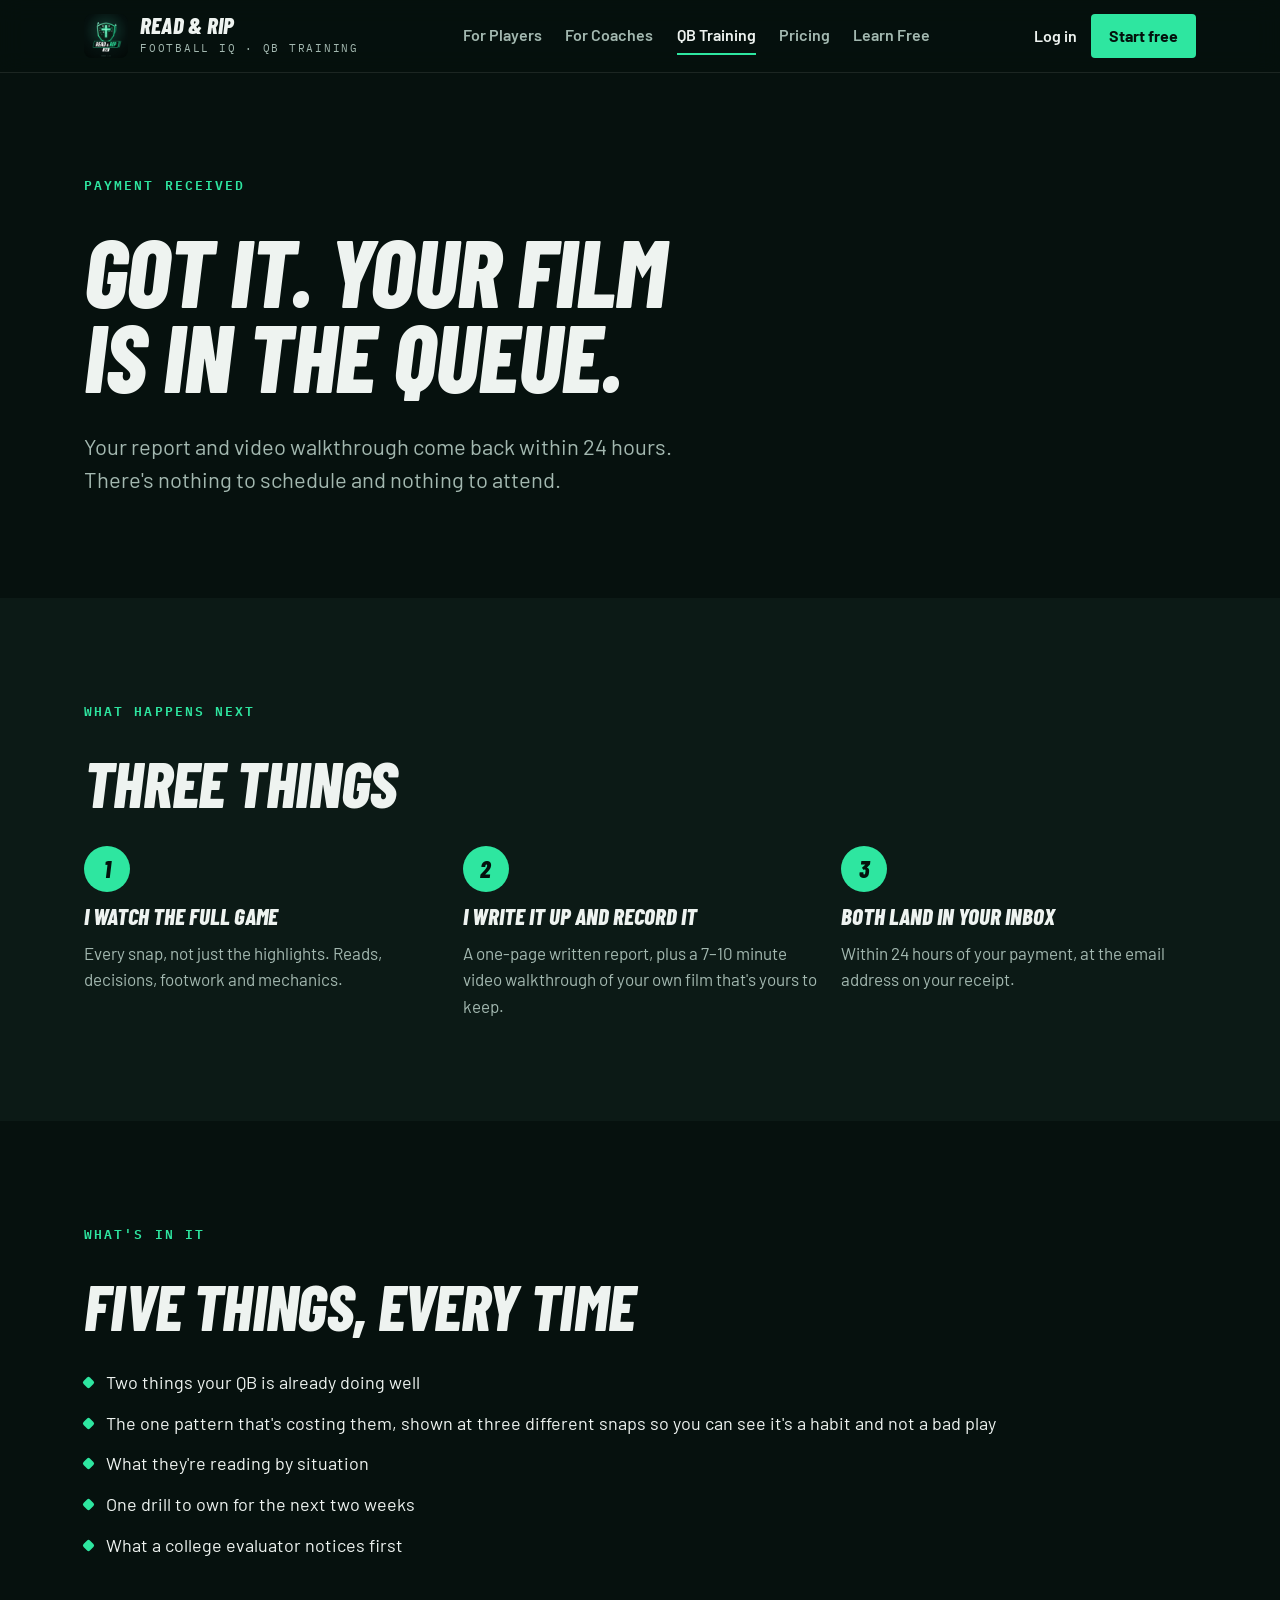
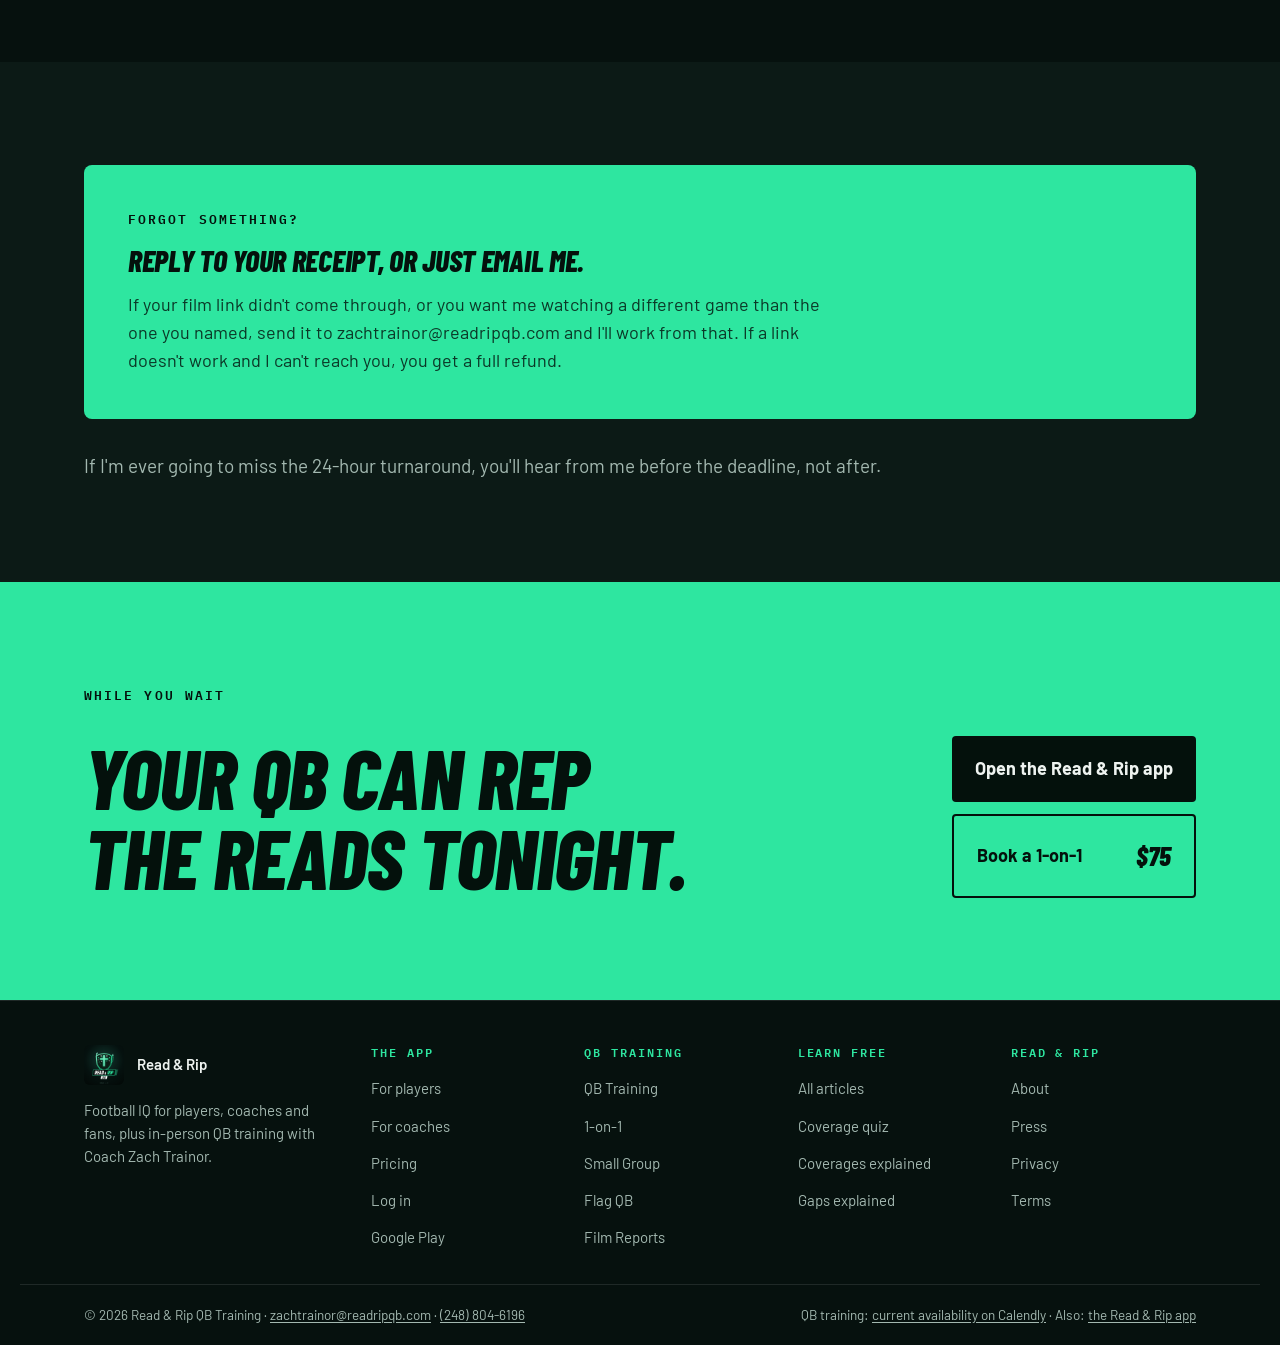
<file: film-report-sent.html>
<!doctype html>
<html lang="en" class="no-js">
<head>
<!-- Google tag (Google Ads, GTM-NDC8D8CG) -->
<script async src="https://www.googletagmanager.com/gtm.js?id=GTM-NDC8D8CG"></script>
<script>
  window.dataLayer = window.dataLayer || [];
  function gtag(){dataLayer.push(arguments);}
  gtag('js', new Date());
</script>
<meta charset="utf-8">
<script>document.documentElement.classList.remove("no-js")</script>
<meta name="viewport" content="width=device-width, initial-scale=1">
<title>Your Film Report Is In the Queue | Read &amp; Rip QB</title>
<meta name="description" content="Payment received. Your QB film report and a 7–10 minute video walkthrough of your own film land in your inbox within 24 hours. Here's what happens next.">
<link rel="canonical" href="https://readandrip.com/film-report-sent.html">
<meta name="robots" content="noindex,follow">
<meta name="theme-color" content="#06110E">
<meta property="og:type" content="website">
<meta property="og:site_name" content="Read &amp; Rip">
<meta property="og:title" content="Your Film Report Is In the Queue | Read &amp; Rip QB">
<meta property="og:description" content="Payment received. Your QB film report and a 7–10 minute video walkthrough of your own film land in your inbox within 24 hours. Here's what happens next.">
<meta property="og:url" content="https://readandrip.com/film-report-sent.html">
<meta property="og:image" content="https://readandrip.com/assets/og-image.jpg">
<meta property="og:image:width" content="1200">
<meta property="og:image:height" content="630">
<meta property="og:locale" content="en_US">
<meta name="twitter:card" content="summary_large_image">
<meta name="twitter:title" content="Your Film Report Is In the Queue | Read &amp; Rip QB">
<meta name="twitter:description" content="Payment received. Your QB film report and a 7–10 minute video walkthrough of your own film land in your inbox within 24 hours. Here's what happens next.">
<meta name="twitter:image" content="https://readandrip.com/assets/og-image.jpg">
<meta name="geo.region" content="US-MI">
<meta name="geo.placename" content="Brighton, Michigan">
<link rel="icon" type="image/png" href="assets/favicon.png">
<link rel="apple-touch-icon" href="assets/apple-touch-icon.png">
<link rel="preconnect" href="https://fonts.googleapis.com">
<link rel="preconnect" href="https://fonts.gstatic.com" crossorigin>
<link rel="stylesheet" href="https://fonts.googleapis.com/css2?family=Barlow+Condensed:ital,wght@1,700;1,800&family=Barlow:wght@400;500;600;700&family=IBM+Plex+Mono:wght@500;600&display=swap">
<link rel="stylesheet" href="styles.css">
<script src="site.js" defer></script>
</head>
<body>
<a class="skip" href="#main">Skip to content</a>
<header class="site">
  <div class="wrap navbar">
    <a class="brand" href="index.html">
      <img src="assets/logo.png" alt="" width="224" height="224">
      <span>
        <span class="name">Read &amp; Rip</span>
        <span class="where">Football IQ &middot; QB Training</span>
      </span>
    </a>
    <nav class="main" aria-label="Main">
      <a href="app.html">For Players</a>
      <a href="coaches.html">For Coaches</a>
      <a href="training.html" aria-current="true">QB Training</a>
      <a href="pricing.html">Pricing</a>
      <a href="https://learn.readandrip.com">Learn Free</a>
    </nav>
    <div class="nav-actions">
      <a class="login" href="https://readripqb.com/login">Log in</a>
      <a class="btn sm" href="https://readripqb.com">Start free</a>
      <button class="menu-btn" type="button" aria-expanded="false" aria-controls="site-menu" data-menu-open><span class="bars" aria-hidden="true"><i></i></span>Menu</button>
    </div>
  </div>
  <div class="menu-panel" id="site-menu" role="dialog" aria-modal="true" aria-label="Site menu" hidden>
    <div class="menu-top">
      <a class="brand" href="index.html"><img src="assets/logo.png" alt="" width="224" height="224"><span class="name">Read &amp; Rip</span><span class="sr-only">home</span></a>
      <button class="menu-btn" type="button" data-menu-close style="display:inline-flex">Close</button>
    </div>
    <nav aria-label="Mobile">
      <a href="index.html">Home</a>
      <a href="app.html">For Players</a>
      <a href="coaches.html">For Coaches</a>
      <a href="training.html" aria-current="true">QB Training</a>
      <a href="pricing.html">Pricing</a>
      <a href="https://learn.readandrip.com">Learn Free</a>
    </nav>
    <div class="menu-cta">
      <a class="btn" href="https://readripqb.com">Start free</a>
      <a class="btn ghost" href="https://readripqb.com/login">Log in</a>
    </div>
    <p class="menu-note">Booking a QB training session with Zach? That's under <a href="training.html">QB Training</a>, separate from the app.</p>
  </div>
</header>

<main id="main">
  <section>
    <div class="wrap hero solo">
      <div class="stack">
        <span class="mono">Payment received</span>
        <h1>Got it. Your film is in the queue.</h1>
        <p style="font-size:clamp(18px,2.2vw,22px);line-height:1.5;color:var(--muted);max-width:620px">Your report and video walkthrough come back within 24 hours. There's nothing to schedule and nothing to attend.</p>
      </div>
    </div>
  </section>

  <section class="tint">
    <div class="wrap stack">
      <span class="mono">What happens next</span>
      <h2>Three things</h2>
      <div class="steps">
        <div class="step"><span class="num">1</span><b>I watch the full game</b><span>Every snap, not just the highlights. Reads, decisions, footwork and mechanics.</span></div>
        <div class="step"><span class="num">2</span><b>I write it up and record it</b><span>A one-page written report, plus a 7&ndash;10 minute video walkthrough of your own film that's yours to keep.</span></div>
        <div class="step"><span class="num">3</span><b>Both land in your inbox</b><span>Within 24 hours of your payment, at the email address on your receipt.</span></div>
      </div>
    </div>
  </section>

  <section>
    <div class="wrap stack">
      <span class="mono">What's in it</span>
      <h2>Five things, every time</h2>
      <ul class="ticks">
        <li>Two things your QB is already doing well</li>
        <li>The one pattern that's costing them, shown at three different snaps so you can see it's a habit and not a bad play</li>
        <li>What they're reading by situation</li>
        <li>One drill to own for the next two weeks</li>
        <li>What a college evaluator notices first</li>
      </ul>
    </div>
  </section>

  <section class="tint">
    <div class="wrap stack">
      <div class="band">
        <span class="mono" style="color:var(--on-accent)">Forgot something?</span>
        <h3>Reply to your receipt, or just email me.</h3>
        <p>If your film link didn't come through, or you want me watching a different game than the one you named, send it to zachtrainor@readripqb.com and I'll work from that. If a link doesn't work and I can't reach you, you get a full refund.</p>
      </div>
      <p class="muted" style="font-size:19px;max-width:74ch">If I'm ever going to miss the 24-hour turnaround, you'll hear from me before the deadline, not after.</p>
    </div>
  </section>

  <section class="closer">
    <div class="wrap inner">
      <div class="stack">
        <span class="mono">While you wait</span>
        <h2>Your QB can rep the reads tonight.</h2>
      </div>
      <div class="picks">
        <a class="pick" href="https://readripqb.com">Open the Read &amp; Rip app</a>
        <a class="pick outline" href="https://calendly.com/zachtrainor-readripqb/individual-qb-training-75">Book a 1-on-1 <span class="amt">$75</span></a>
      </div>
    </div>
  </section>
</main>

<footer class="site">
  <div class="wrap cols">
    <div class="about-col">
      <div class="id"><img src="assets/logo.png" alt="" width="224" height="224"><span>Read &amp; Rip</span></div>
      <p>Football IQ for players, coaches and fans, plus in-person QB training with Coach Zach Trainor.</p>
    </div>
    <nav aria-label="The app">
      <h2>The app</h2>
      <ul>
        <li><a href="app.html">For players</a></li>
        <li><a href="coaches.html">For coaches</a></li>
        <li><a href="pricing.html">Pricing</a></li>
        <li><a href="https://readripqb.com/login">Log in</a></li>
        <li><a href="https://play.google.com/store/apps/details?id=com.readripqb.app">Google Play</a></li>
      </ul>
    </nav>
    <nav aria-label="QB training">
      <h2>QB training</h2>
      <ul>
        <li><a href="training.html">QB Training</a></li>
        <li><a href="one-on-one-qb-training.html">1-on-1</a></li>
        <li><a href="small-group-qb-training.html">Small Group</a></li>
        <li><a href="flag-football-qb-training.html">Flag QB</a></li>
        <li><a href="film-report.html">Film Reports</a></li>
      </ul>
    </nav>
    <nav aria-label="Learn">
      <h2>Learn free</h2>
      <ul>
        <li><a href="https://learn.readandrip.com">All articles</a></li>
        <li><a href="https://learn.readandrip.com/coverage-quiz/">Coverage quiz</a></li>
        <li><a href="https://learn.readandrip.com/football-coverages-explained/">Coverages explained</a></li>
        <li><a href="https://learn.readandrip.com/what-is-a-gap-in-football/">Gaps explained</a></li>
      </ul>
    </nav>
    <nav aria-label="Company">
      <h2>Read &amp; Rip</h2>
      <ul>
        <li><a href="about.html">About</a></li>
        <li><a href="press.html">Press</a></li>
        <li><a href="privacy.html">Privacy</a></li>
        <li><a href="terms.html">Terms</a></li>
      </ul>
    </nav>
  </div>
  <div class="wrap legal">
    <span>&copy; 2026 Read &amp; Rip QB Training &middot; <a href="mailto:zachtrainor@readripqb.com">zachtrainor@readripqb.com</a> &middot; <a href="tel:+12488046196">(248) 804-6196</a></span>
    <span>QB training: <a href="https://calendly.com/zachtrainor-readripqb/individual-qb-training-75">current availability on Calendly</a> &middot; Also: <a href="https://readripqb.com">the Read &amp; Rip app</a></span>
  </div>
</footer>
</body>
</html>
</file>
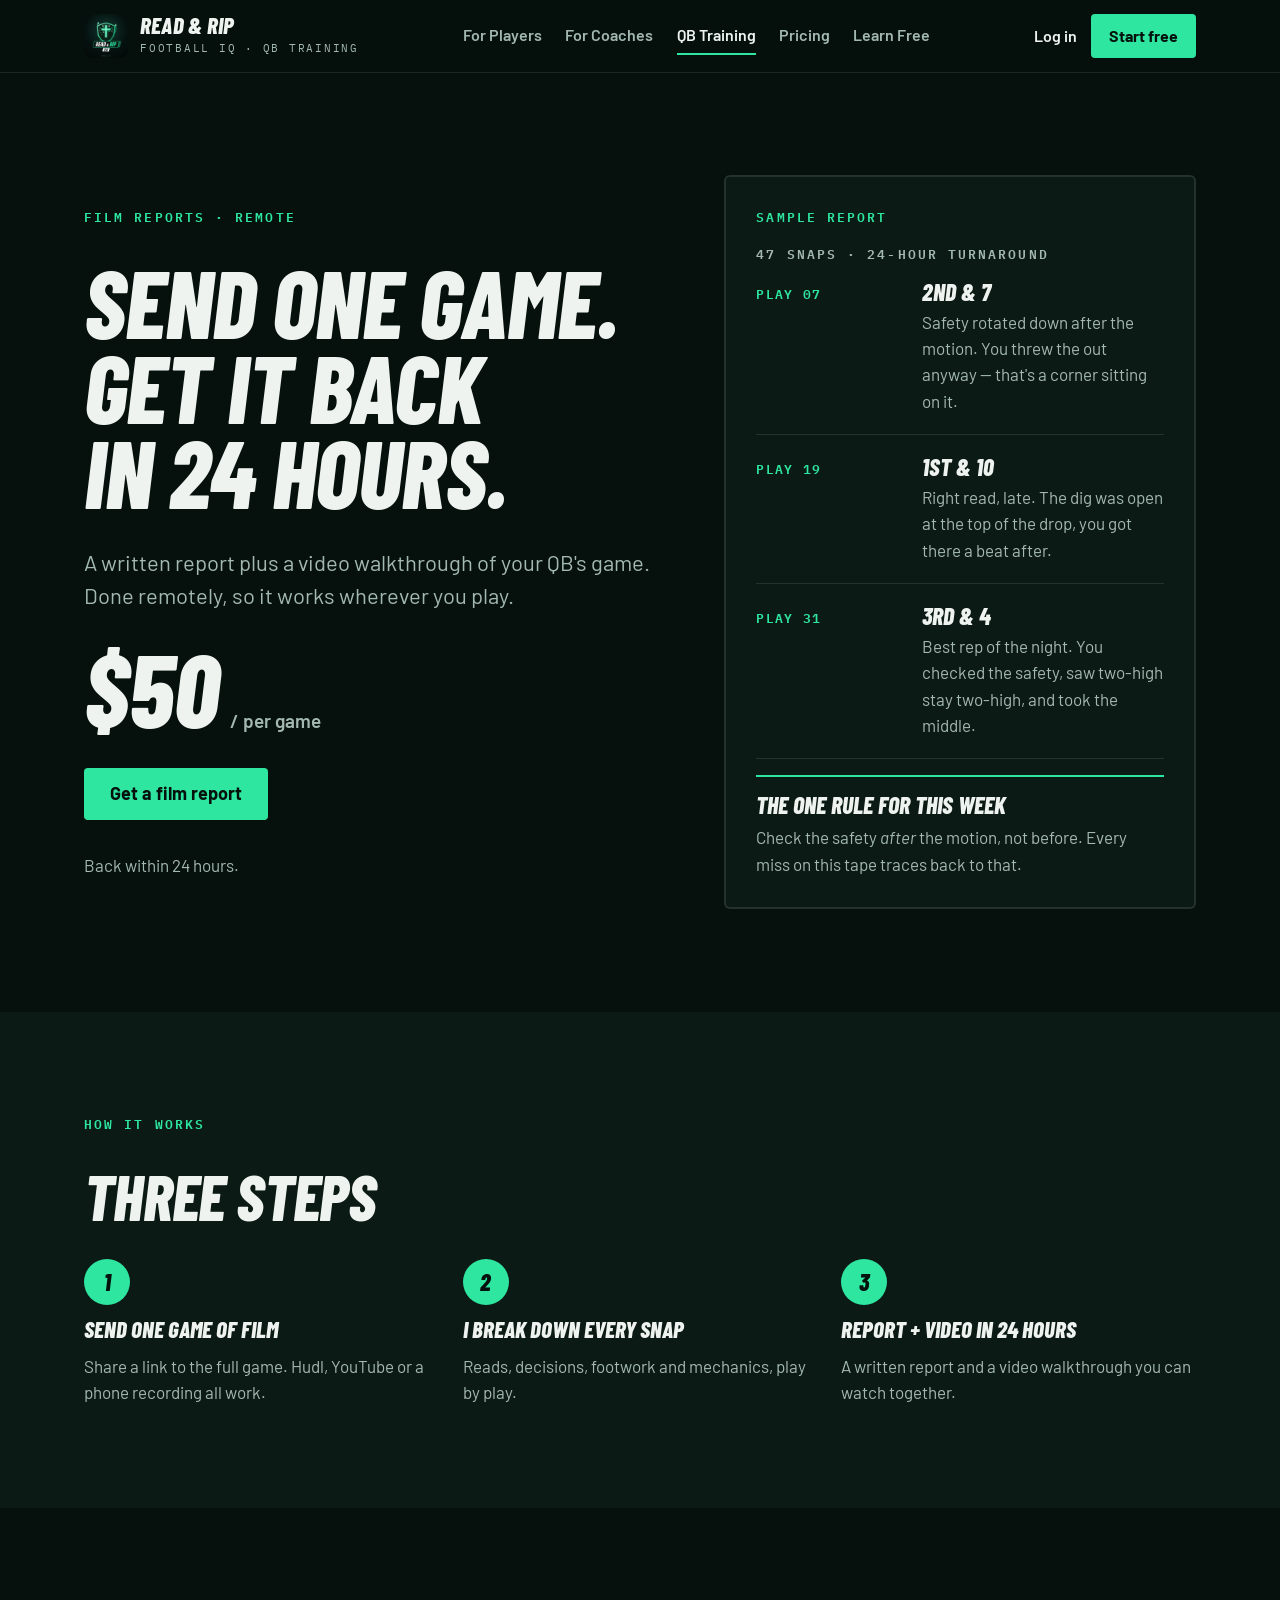
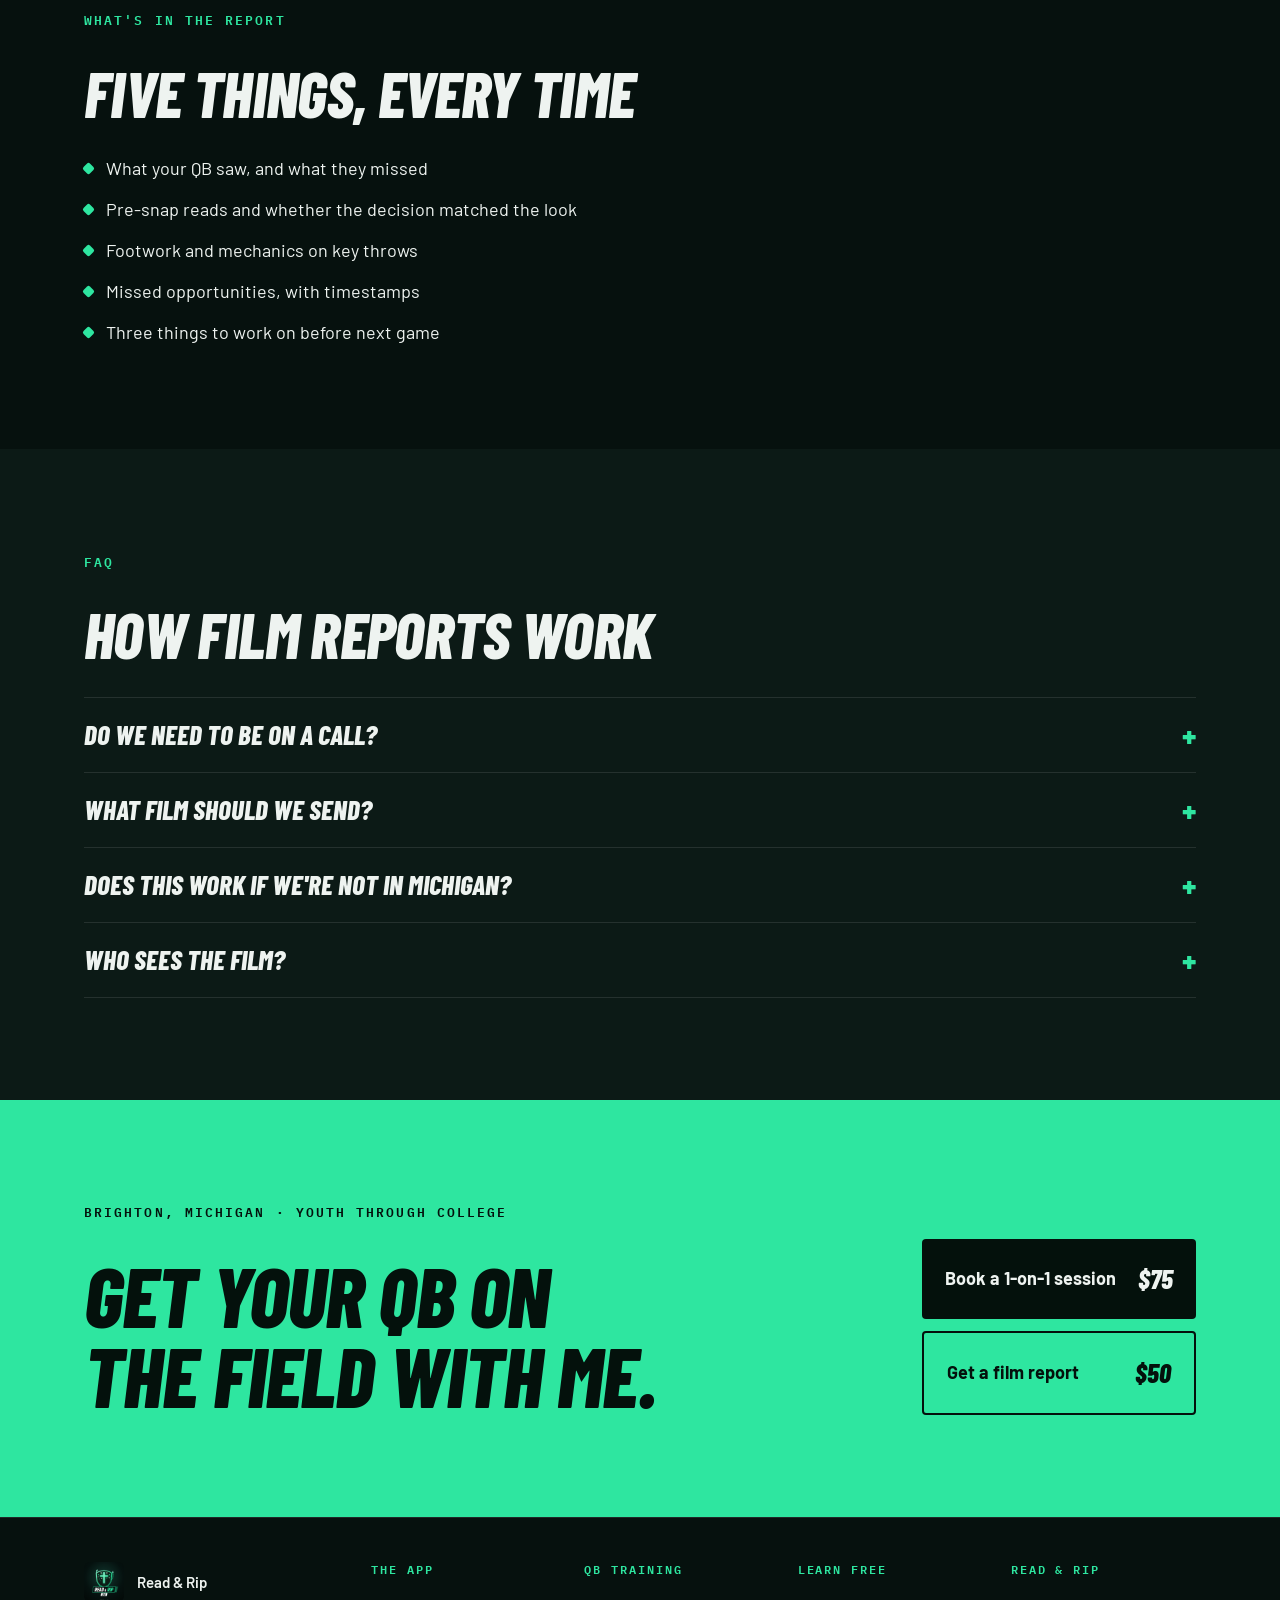
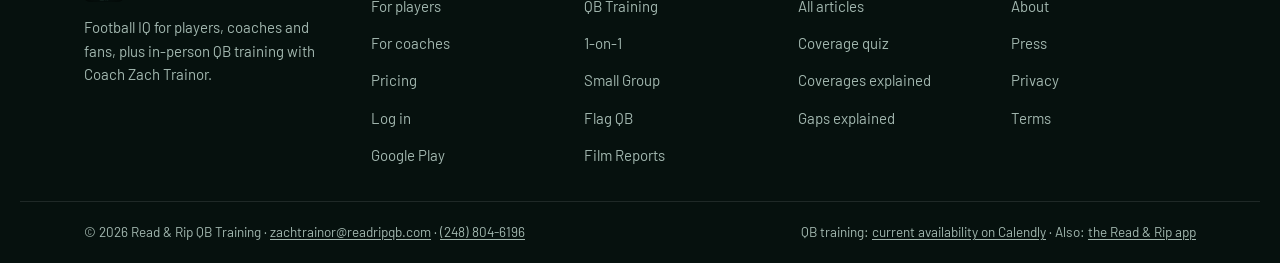
<file: film-report.html>
<!doctype html>
<html lang="en" class="no-js">
<head>
<!-- Google tag (Google Ads, GTM-NDC8D8CG) -->
<script async src="https://www.googletagmanager.com/gtm.js?id=GTM-NDC8D8CG"></script>
<script>
  window.dataLayer = window.dataLayer || [];
  function gtag(){dataLayer.push(arguments);}
  gtag('js', new Date());
</script>
<meta charset="utf-8">
<script>document.documentElement.classList.remove("no-js")</script>
<meta name="viewport" content="width=device-width, initial-scale=1">
<title>QB Film Report &mdash; $50 | Back in 24 Hours | Read &amp; Rip QB</title>
<meta name="description" content="Send one game of QB film and get back a written report plus a video walkthrough within 24 hours. Reads, decisions, footwork. Fully remote. $50 per game.">
<link rel="canonical" href="https://readandrip.com/film-report.html">
<meta name="robots" content="index,follow,max-image-preview:large">
<meta name="theme-color" content="#06110E">
<meta property="og:type" content="website">
<meta property="og:site_name" content="Read &amp; Rip">
<meta property="og:title" content="QB Film Report &mdash; $50 | Back in 24 Hours | Read &amp; Rip QB">
<meta property="og:description" content="Send one game of QB film and get back a written report plus a video walkthrough within 24 hours. Reads, decisions, footwork. Fully remote. $50 per game.">
<meta property="og:url" content="https://readandrip.com/film-report.html">
<meta property="og:image" content="https://readandrip.com/assets/og-image.jpg">
<meta property="og:image:width" content="1200">
<meta property="og:image:height" content="630">
<meta property="og:locale" content="en_US">
<meta name="twitter:card" content="summary_large_image">
<meta name="twitter:title" content="QB Film Report &mdash; $50 | Back in 24 Hours | Read &amp; Rip QB">
<meta name="twitter:description" content="Send one game of QB film and get back a written report plus a video walkthrough within 24 hours. Reads, decisions, footwork. Fully remote. $50 per game.">
<meta name="twitter:image" content="https://readandrip.com/assets/og-image.jpg">
<meta name="geo.region" content="US-MI">
<meta name="geo.placename" content="Brighton, Michigan">
<link rel="icon" type="image/png" href="assets/favicon.png">
<link rel="apple-touch-icon" href="assets/apple-touch-icon.png">
<link rel="preconnect" href="https://fonts.googleapis.com">
<link rel="preconnect" href="https://fonts.gstatic.com" crossorigin>
<link rel="stylesheet" href="https://fonts.googleapis.com/css2?family=Barlow+Condensed:ital,wght@1,700;1,800&family=Barlow:wght@400;500;600;700&family=IBM+Plex+Mono:wght@500;600&display=swap">
<link rel="stylesheet" href="styles.css">
<script src="site.js" defer></script>
<script type="application/ld+json">{
  "@context": "https://schema.org",
  "@graph": [
    {
      "@type": "Service",
      "name": "Quarterback Film Report",
      "description": "A written report and recorded video walkthrough of a quarterback's full game film covering reads, decisions, footwork and mechanics, delivered within 24 hours, fully remote.",
      "serviceType": "Film Analysis",
      "provider": {
        "@id": "https://readandrip.com/#business"
      },
      "areaServed": {
        "@type": "State",
        "name": "Michigan"
      },
      "offers": {
        "@type": "Offer",
        "price": "50",
        "priceCurrency": "USD",
        "url": "mailto:zachtrainor@readripqb.com?subject=Film%20report%20request&amp;body=Film%20link%20(Hudl%20or%20Google%20Drive)%3A%0AJersey%20number%3A%0AGrade%3A%0AWhich%20game%3A%0AOne%20question%20you%20want%20answered%3A",
        "availability": "https://schema.org/InStock"
      }
    },
    {
      "@type": "FAQPage",
      "mainEntity": [
        {
          "@type": "Question",
          "name": "Do we need to be on a call?",
          "acceptedAnswer": {
            "@type": "Answer",
            "text": "No. Send the film, and the report and video come back to you within 24 hours. There's nothing to attend."
          }
        },
        {
          "@type": "Question",
          "name": "What film should we send?",
          "acceptedAnswer": {
            "@type": "Answer",
            "text": "One full game. Hudl, YouTube or a phone recording all work. Full-game film beats a highlight tape, because highlights only show the throws that worked."
          }
        },
        {
          "@type": "Question",
          "name": "Does this work if we're not in Michigan?",
          "acceptedAnswer": {
            "@type": "Answer",
            "text": "Yes. Film reports are fully remote."
          }
        },
        {
          "@type": "Question",
          "name": "Who sees the film?",
          "acceptedAnswer": {
            "@type": "Answer",
            "text": "Only me. Your film is used to coach your QB and nothing else."
          }
        }
      ]
    }
  ]
}</script>
</head>
<body>
<a class="skip" href="#main">Skip to content</a>
<header class="site">
  <div class="wrap navbar">
    <a class="brand" href="index.html">
      <img src="assets/logo.png" alt="" width="224" height="224">
      <span>
        <span class="name">Read &amp; Rip</span>
        <span class="where">Football IQ &middot; QB Training</span>
      </span>
    </a>
    <nav class="main" aria-label="Main">
      <a href="app.html">For Players</a>
      <a href="coaches.html">For Coaches</a>
      <a href="training.html" aria-current="true">QB Training</a>
      <a href="pricing.html">Pricing</a>
      <a href="https://learn.readandrip.com">Learn Free</a>
    </nav>
    <div class="nav-actions">
      <a class="login" href="https://readripqb.com/login">Log in</a>
      <a class="btn sm" href="https://readripqb.com">Start free</a>
      <button class="menu-btn" type="button" aria-expanded="false" aria-controls="site-menu" data-menu-open><span class="bars" aria-hidden="true"><i></i></span>Menu</button>
    </div>
  </div>
  <div class="menu-panel" id="site-menu" role="dialog" aria-modal="true" aria-label="Site menu" hidden>
    <div class="menu-top">
      <a class="brand" href="index.html"><img src="assets/logo.png" alt="" width="224" height="224"><span class="name">Read &amp; Rip</span><span class="sr-only">home</span></a>
      <button class="menu-btn" type="button" data-menu-close style="display:inline-flex">Close</button>
    </div>
    <nav aria-label="Mobile">
      <a href="index.html">Home</a>
      <a href="app.html">For Players</a>
      <a href="coaches.html">For Coaches</a>
      <a href="training.html" aria-current="true">QB Training</a>
      <a href="pricing.html">Pricing</a>
      <a href="https://learn.readandrip.com">Learn Free</a>
    </nav>
    <div class="menu-cta">
      <a class="btn" href="https://readripqb.com">Start free</a>
      <a class="btn ghost" href="https://readripqb.com/login">Log in</a>
    </div>
    <p class="menu-note">Booking a QB training session with Zach? That's under <a href="training.html">QB Training</a>, separate from the app.</p>
  </div>
</header>

<main id="main">
  <section>
    <div class="wrap hero">
      <div class="stack">
        <span class="mono">Film reports &middot; Remote</span>
        <h1>Send one game. Get it back in 24 hours.</h1>
        <p style="font-size:clamp(18px,2.2vw,22px);line-height:1.5;color:var(--muted);max-width:600px">A written report plus a video walkthrough of your QB's game. Done remotely, so it works wherever you play.</p>
        <div class="amount" style="display:flex;align-items:baseline;gap:11px">
          <span style="font-family:'Barlow Condensed',sans-serif;font-weight:800;font-style:italic;font-size:clamp(64px,8vw,104px);line-height:.85">$50</span>
          <span style="font-size:19px;font-weight:600;color:var(--muted)">/ per game</span>
        </div>
        <div class="btnrow"><a class="btn" href="mailto:zachtrainor@readripqb.com?subject=Film%20report%20request&amp;body=Film%20link%20(Hudl%20or%20Google%20Drive)%3A%0AJersey%20number%3A%0AGrade%3A%0AWhich%20game%3A%0AOne%20question%20you%20want%20answered%3A">Get a film report</a></div>
        <p class="muted">Back within 24 hours.</p>
      </div>
    <div class="sample">
      <div class="shead">
        <span class="mono">Sample report</span>
        <span class="mono" style="color:var(--muted)">47 snaps &middot; 24-hour turnaround</span>
      </div>
      <div class="rows">
        <div class="row"><span class="when">PLAY 07</span><span class="what"><b>2nd &amp; 7</b><span>Safety rotated down after the motion. You threw the out anyway &mdash; that's a corner sitting on it.</span></span></div>
        <div class="row"><span class="when">PLAY 19</span><span class="what"><b>1st &amp; 10</b><span>Right read, late. The dig was open at the top of the drop, you got there a beat after.</span></span></div>
        <div class="row"><span class="when">PLAY 31</span><span class="what"><b>3rd &amp; 4</b><span>Best rep of the night. You checked the safety, saw two-high stay two-high, and took the middle.</span></span></div>
      </div>
      <div class="verdict">
        <b>The one rule for this week</b>
        <span>Check the safety <em>after</em> the motion, not before. Every miss on this tape traces back to that.</span>
      </div>
    </div>
    </div>
  </section>

  <section class="tint">
    <div class="wrap stack">
      <span class="mono">How it works</span>
      <h2>Three steps</h2>
      <div class="steps">
        <div class="step"><span class="num">1</span><b>Send one game of film</b><span>Share a link to the full game. Hudl, YouTube or a phone recording all work.</span></div>
        <div class="step"><span class="num">2</span><b>I break down every snap</b><span>Reads, decisions, footwork and mechanics, play by play.</span></div>
        <div class="step"><span class="num">3</span><b>Report + video in 24 hours</b><span>A written report and a video walkthrough you can watch together.</span></div>
      </div>
    </div>
  </section>

  <section>
    <div class="wrap stack">
      <span class="mono">What's in the report</span>
      <h2>Five things, every time</h2>
      <ul class="ticks">
        <li>What your QB saw, and what they missed</li>
        <li>Pre-snap reads and whether the decision matched the look</li>
        <li>Footwork and mechanics on key throws</li>
        <li>Missed opportunities, with timestamps</li>
        <li>Three things to work on before next game</li>
      </ul>
    </div>
  </section>

  <section class="tint">
    <div class="wrap stack">
      <span class="mono">FAQ</span>
      <h2>How film reports work</h2>
      <div class="faq">
      <details><summary>Do we need to be on a call?<span class="plus">+</span></summary><div class="answer">No. Send the film, and the report and video come back to you within 24 hours. There's nothing to attend.</div></details>
      <details><summary>What film should we send?<span class="plus">+</span></summary><div class="answer">One full game. Hudl, YouTube or a phone recording all work. Full-game film beats a highlight tape, because highlights only show the throws that worked.</div></details>
      <details><summary>Does this work if we're not in Michigan?<span class="plus">+</span></summary><div class="answer">Yes. Film reports are fully remote.</div></details>
      <details><summary>Who sees the film?<span class="plus">+</span></summary><div class="answer">Only me. Your film is used to coach your QB and nothing else.</div></details>
    </div>
    </div>
  </section>


  <section class="closer">
    <div class="wrap inner">
      <div class="stack">
        <span class="mono">Brighton, Michigan &middot; Youth through college</span>
        <h2>Get your QB on the field with me.</h2>
      </div>
      <div class="picks">
        <a class="pick" href="https://calendly.com/zachtrainor-readripqb/individual-qb-training-75">Book a 1-on-1 session <span class="amt">$75</span></a>
        <a class="pick outline" href="mailto:zachtrainor@readripqb.com?subject=Film%20report%20request&amp;body=Film%20link%20(Hudl%20or%20Google%20Drive)%3A%0AJersey%20number%3A%0AGrade%3A%0AWhich%20game%3A%0AOne%20question%20you%20want%20answered%3A">Get a film report <span class="amt">$50</span></a>
      </div>
    </div>
  </section>
</main>

<footer class="site">
  <div class="wrap cols">
    <div class="about-col">
      <div class="id"><img src="assets/logo.png" alt="" width="224" height="224"><span>Read &amp; Rip</span></div>
      <p>Football IQ for players, coaches and fans, plus in-person QB training with Coach Zach Trainor.</p>
    </div>
    <nav aria-label="The app">
      <h2>The app</h2>
      <ul>
        <li><a href="app.html">For players</a></li>
        <li><a href="coaches.html">For coaches</a></li>
        <li><a href="pricing.html">Pricing</a></li>
        <li><a href="https://readripqb.com/login">Log in</a></li>
        <li><a href="https://play.google.com/store/apps/details?id=com.readripqb.app">Google Play</a></li>
      </ul>
    </nav>
    <nav aria-label="QB training">
      <h2>QB training</h2>
      <ul>
        <li><a href="training.html">QB Training</a></li>
        <li><a href="one-on-one-qb-training.html">1-on-1</a></li>
        <li><a href="small-group-qb-training.html">Small Group</a></li>
        <li><a href="flag-football-qb-training.html">Flag QB</a></li>
        <li><a href="film-report.html">Film Reports</a></li>
      </ul>
    </nav>
    <nav aria-label="Learn">
      <h2>Learn free</h2>
      <ul>
        <li><a href="https://learn.readandrip.com">All articles</a></li>
        <li><a href="https://learn.readandrip.com/coverage-quiz/">Coverage quiz</a></li>
        <li><a href="https://learn.readandrip.com/football-coverages-explained/">Coverages explained</a></li>
        <li><a href="https://learn.readandrip.com/what-is-a-gap-in-football/">Gaps explained</a></li>
      </ul>
    </nav>
    <nav aria-label="Company">
      <h2>Read &amp; Rip</h2>
      <ul>
        <li><a href="about.html">About</a></li>
        <li><a href="press.html">Press</a></li>
        <li><a href="privacy.html">Privacy</a></li>
        <li><a href="terms.html">Terms</a></li>
      </ul>
    </nav>
  </div>
  <div class="wrap legal">
    <span>&copy; 2026 Read &amp; Rip QB Training &middot; <a href="mailto:zachtrainor@readripqb.com">zachtrainor@readripqb.com</a> &middot; <a href="tel:+12488046196">(248) 804-6196</a></span>
    <span>QB training: <a href="https://calendly.com/zachtrainor-readripqb/individual-qb-training-75">current availability on Calendly</a> &middot; Also: <a href="https://readripqb.com">the Read &amp; Rip app</a></span>
  </div>
</footer>
</body>
</html>
</file>
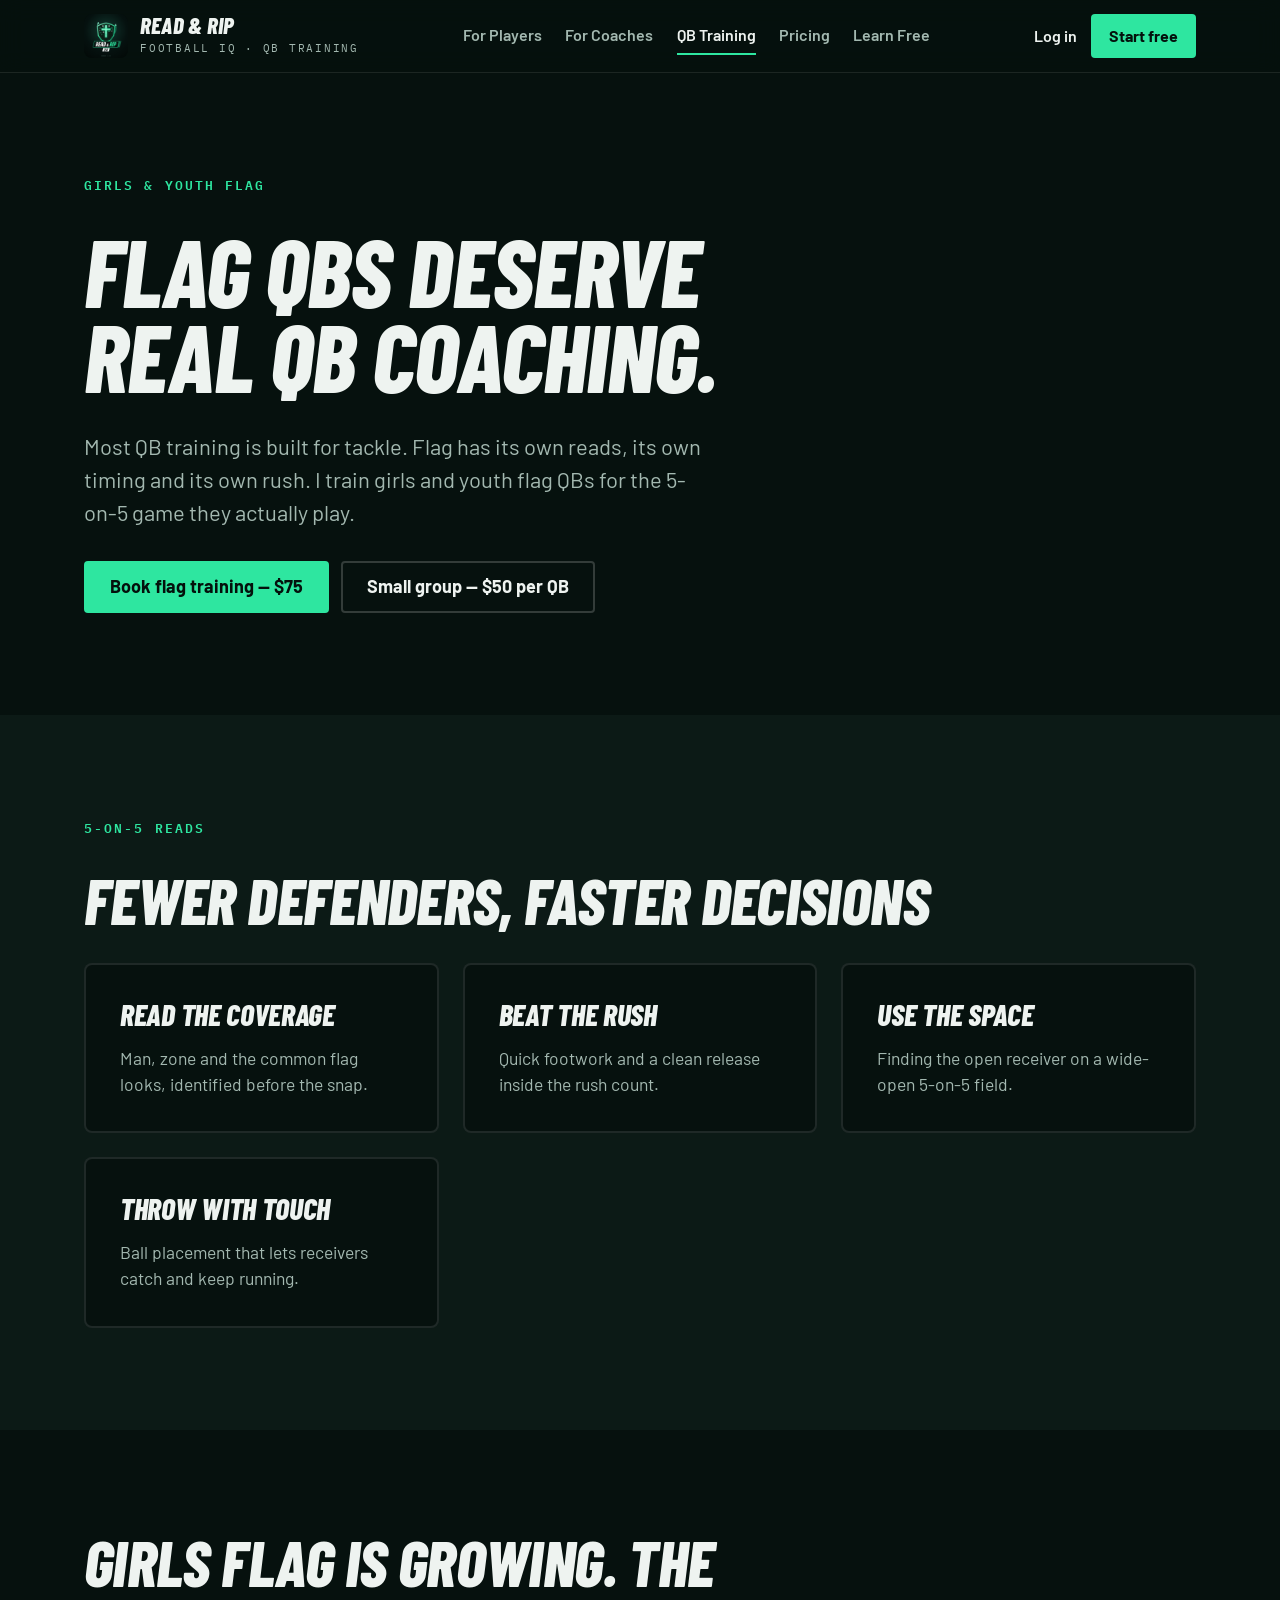
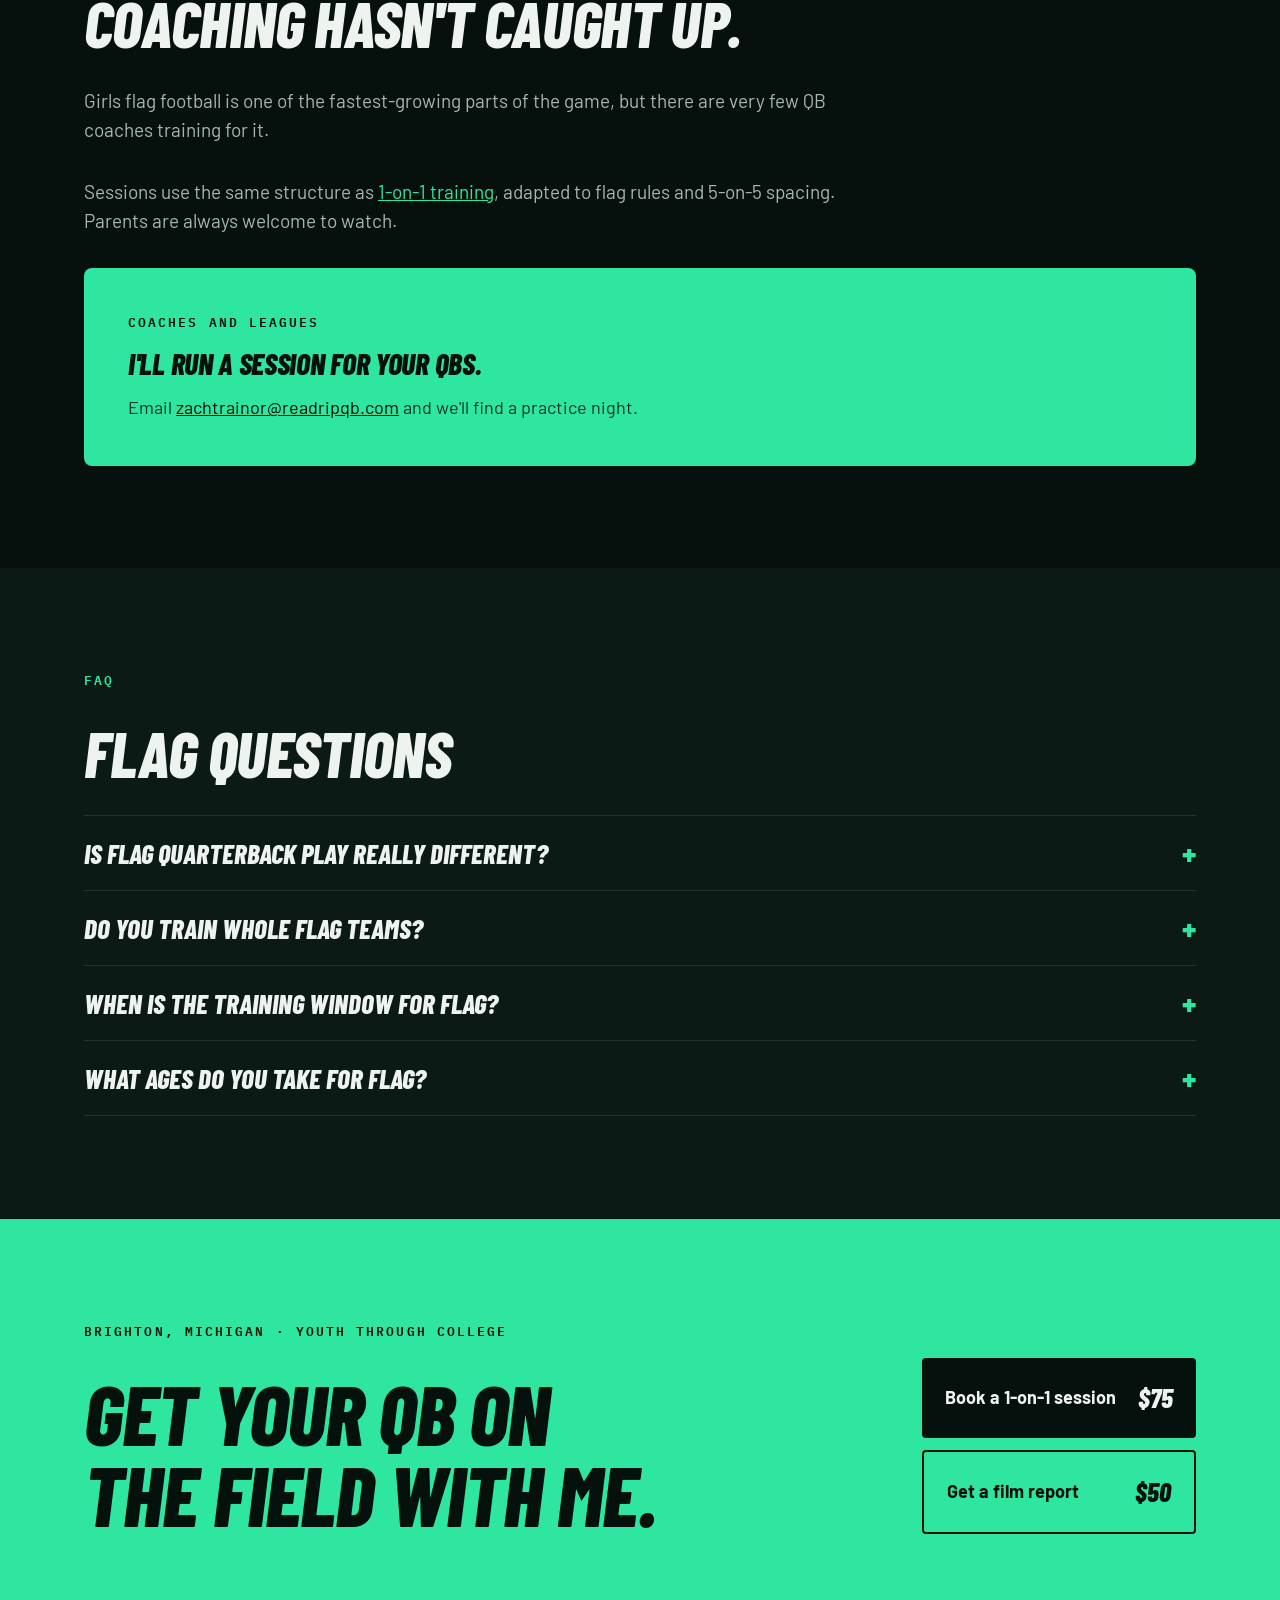
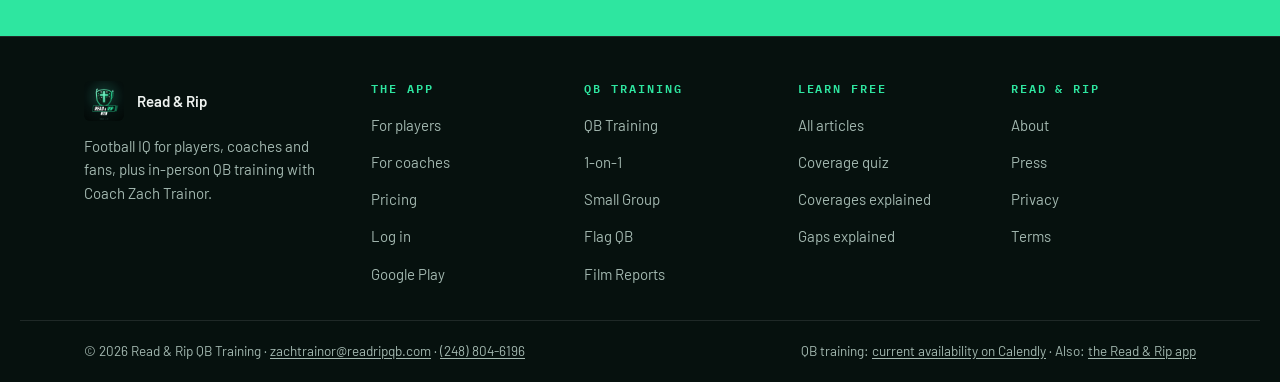
<file: flag-football-qb-training.html>
<!doctype html>
<html lang="en" class="no-js">
<head>
<!-- Google tag (Google Ads, GTM-NDC8D8CG) -->
<script async src="https://www.googletagmanager.com/gtm.js?id=GTM-NDC8D8CG"></script>
<script>
  window.dataLayer = window.dataLayer || [];
  function gtag(){dataLayer.push(arguments);}
  gtag('js', new Date());
</script>
<meta charset="utf-8">
<script>document.documentElement.classList.remove("no-js")</script>
<meta name="viewport" content="width=device-width, initial-scale=1">
<title>Flag Football QB Training in Michigan | Girls &amp; Youth Flag</title>
<meta name="description" content="Flag football QB training in Michigan built for the 5-on-5 game: coverage reads, beating the rush, spacing and ball placement. Girls and youth flag.">
<link rel="canonical" href="https://readandrip.com/flag-football-qb-training.html">
<meta name="robots" content="index,follow,max-image-preview:large">
<meta name="theme-color" content="#06110E">
<meta property="og:type" content="website">
<meta property="og:site_name" content="Read &amp; Rip">
<meta property="og:title" content="Flag Football QB Training in Michigan | Girls &amp; Youth Flag">
<meta property="og:description" content="Flag football QB training in Michigan built for the 5-on-5 game: coverage reads, beating the rush, spacing and ball placement. Girls and youth flag.">
<meta property="og:url" content="https://readandrip.com/flag-football-qb-training.html">
<meta property="og:image" content="https://readandrip.com/assets/og-image.jpg">
<meta property="og:image:width" content="1200">
<meta property="og:image:height" content="630">
<meta property="og:locale" content="en_US">
<meta name="twitter:card" content="summary_large_image">
<meta name="twitter:title" content="Flag Football QB Training in Michigan | Girls &amp; Youth Flag">
<meta name="twitter:description" content="Flag football QB training in Michigan built for the 5-on-5 game: coverage reads, beating the rush, spacing and ball placement. Girls and youth flag.">
<meta name="twitter:image" content="https://readandrip.com/assets/og-image.jpg">
<meta name="geo.region" content="US-MI">
<meta name="geo.placename" content="Brighton, Michigan">
<link rel="icon" type="image/png" href="assets/favicon.png">
<link rel="apple-touch-icon" href="assets/apple-touch-icon.png">
<link rel="preconnect" href="https://fonts.googleapis.com">
<link rel="preconnect" href="https://fonts.gstatic.com" crossorigin>
<link rel="stylesheet" href="https://fonts.googleapis.com/css2?family=Barlow+Condensed:ital,wght@1,700;1,800&family=Barlow:wght@400;500;600;700&family=IBM+Plex+Mono:wght@500;600&display=swap">
<link rel="stylesheet" href="styles.css">
<script src="site.js" defer></script>
<script type="application/ld+json">{
  "@context": "https://schema.org",
  "@graph": [
    {
      "@type": "Service",
      "name": "Flag Football Quarterback Training",
      "description": "Quarterback training built for 5-on-5 flag football: reading coverage, beating the rush count, using the space and throwing with touch. For girls and youth flag quarterbacks in Michigan.",
      "serviceType": "Sports Coaching",
      "provider": {
        "@id": "https://readandrip.com/#business"
      },
      "areaServed": {
        "@type": "State",
        "name": "Michigan"
      },
      "offers": {
        "@type": "Offer",
        "price": "75",
        "priceCurrency": "USD",
        "url": "https://calendly.com/zachtrainor-readripqb/individual-qb-training-75",
        "availability": "https://schema.org/InStock"
      }
    },
    {
      "@type": "FAQPage",
      "mainEntity": [
        {
          "@type": "Question",
          "name": "Is flag quarterback play really different?",
          "acceptedAnswer": {
            "@type": "Answer",
            "text": "Yes. The rush count changes the timing, the field is wider with fewer defenders, and leverage matters more than arm strength."
          }
        },
        {
          "@type": "Question",
          "name": "Do you train whole flag teams?",
          "acceptedAnswer": {
            "@type": "Answer",
            "text": "Yes. I'll run a session for a program's quarterbacks. Email me and we'll find a practice night."
          }
        },
        {
          "@type": "Question",
          "name": "When is the training window for flag?",
          "acceptedAnswer": {
            "@type": "Answer",
            "text": "Michigan girls high school flag plays in the spring, which makes fall and winter the best time to train."
          }
        },
        {
          "@type": "Question",
          "name": "What ages do you take for flag?",
          "acceptedAnswer": {
            "@type": "Answer",
            "text": "Youth through college, taught at an age-appropriate level."
          }
        }
      ]
    }
  ]
}</script>
</head>
<body>
<a class="skip" href="#main">Skip to content</a>
<header class="site">
  <div class="wrap navbar">
    <a class="brand" href="index.html">
      <img src="assets/logo.png" alt="" width="224" height="224">
      <span>
        <span class="name">Read &amp; Rip</span>
        <span class="where">Football IQ &middot; QB Training</span>
      </span>
    </a>
    <nav class="main" aria-label="Main">
      <a href="app.html">For Players</a>
      <a href="coaches.html">For Coaches</a>
      <a href="training.html" aria-current="true">QB Training</a>
      <a href="pricing.html">Pricing</a>
      <a href="https://learn.readandrip.com">Learn Free</a>
    </nav>
    <div class="nav-actions">
      <a class="login" href="https://readripqb.com/login">Log in</a>
      <a class="btn sm" href="https://readripqb.com">Start free</a>
      <button class="menu-btn" type="button" aria-expanded="false" aria-controls="site-menu" data-menu-open><span class="bars" aria-hidden="true"><i></i></span>Menu</button>
    </div>
  </div>
  <div class="menu-panel" id="site-menu" role="dialog" aria-modal="true" aria-label="Site menu" hidden>
    <div class="menu-top">
      <a class="brand" href="index.html"><img src="assets/logo.png" alt="" width="224" height="224"><span class="name">Read &amp; Rip</span><span class="sr-only">home</span></a>
      <button class="menu-btn" type="button" data-menu-close style="display:inline-flex">Close</button>
    </div>
    <nav aria-label="Mobile">
      <a href="index.html">Home</a>
      <a href="app.html">For Players</a>
      <a href="coaches.html">For Coaches</a>
      <a href="training.html" aria-current="true">QB Training</a>
      <a href="pricing.html">Pricing</a>
      <a href="https://learn.readandrip.com">Learn Free</a>
    </nav>
    <div class="menu-cta">
      <a class="btn" href="https://readripqb.com">Start free</a>
      <a class="btn ghost" href="https://readripqb.com/login">Log in</a>
    </div>
    <p class="menu-note">Booking a QB training session with Zach? That's under <a href="training.html">QB Training</a>, separate from the app.</p>
  </div>
</header>

<main id="main">
  <section>
    <div class="wrap hero solo">
      <div class="stack">
        <span class="mono">Girls &amp; youth flag</span>
        <h1>Flag QBs deserve real QB coaching.</h1>
        <p style="font-size:clamp(18px,2.2vw,22px);line-height:1.5;color:var(--muted);max-width:620px">Most QB training is built for tackle. Flag has its own reads, its own timing and its own rush. I train girls and youth flag QBs for the 5-on-5 game they actually play.</p>
        <div class="btnrow">
          <a class="btn" href="https://calendly.com/zachtrainor-readripqb/individual-qb-training-75">Book flag training &mdash; $75</a>
          <a class="btn ghost" href="https://calendly.com/zachtrainor-readripqb/small-group-qb-training">Small group &mdash; $50 per QB</a>
        </div>
      </div>
    </div>
  </section>

  <section class="tint">
    <div class="wrap stack">
      <span class="mono">5-on-5 reads</span>
      <h2>Fewer defenders, faster decisions</h2>
      <div class="grid g2">
        <div class="card"><h3>Read the coverage</h3><p>Man, zone and the common flag looks, identified before the snap.</p></div>
        <div class="card"><h3>Beat the rush</h3><p>Quick footwork and a clean release inside the rush count.</p></div>
        <div class="card"><h3>Use the space</h3><p>Finding the open receiver on a wide-open 5-on-5 field.</p></div>
        <div class="card"><h3>Throw with touch</h3><p>Ball placement that lets receivers catch and keep running.</p></div>
      </div>
    </div>
  </section>

  <section>
    <div class="wrap stack">
      <h2>Girls flag is growing. The coaching hasn't caught up.</h2>
      <p class="muted" style="font-size:19px;max-width:74ch">Girls flag football is one of the fastest-growing parts of the game, but there are very few QB coaches training for it.</p>
      <p class="muted" style="font-size:19px;max-width:74ch">Sessions use the same structure as <a href="one-on-one-qb-training.html">1-on-1 training</a>, adapted to flag rules and 5-on-5 spacing. Parents are always welcome to watch.</p>
      <div class="band">
        <span class="mono" style="color:var(--on-accent)">Coaches and leagues</span>
        <h3>I'll run a session for your QBs.</h3>
        <p>Email <a href="mailto:zachtrainor@readripqb.com" style="color:var(--on-accent);text-decoration:underline">zachtrainor@readripqb.com</a> and we'll find a practice night.</p>
      </div>
    </div>
  </section>

  <section class="tint">
    <div class="wrap stack">
      <span class="mono">FAQ</span>
      <h2>Flag questions</h2>
      <div class="faq">
      <details><summary>Is flag quarterback play really different?<span class="plus">+</span></summary><div class="answer">Yes. The rush count changes the timing, the field is wider with fewer defenders, and leverage matters more than arm strength.</div></details>
      <details><summary>Do you train whole flag teams?<span class="plus">+</span></summary><div class="answer">Yes. I'll run a session for a program's quarterbacks. Email me and we'll find a practice night.</div></details>
      <details><summary>When is the training window for flag?<span class="plus">+</span></summary><div class="answer">Michigan girls high school flag plays in the spring, which makes fall and winter the best time to train.</div></details>
      <details><summary>What ages do you take for flag?<span class="plus">+</span></summary><div class="answer">Youth through college, taught at an age-appropriate level.</div></details>
    </div>
    </div>
  </section>


  <section class="closer">
    <div class="wrap inner">
      <div class="stack">
        <span class="mono">Brighton, Michigan &middot; Youth through college</span>
        <h2>Get your QB on the field with me.</h2>
      </div>
      <div class="picks">
        <a class="pick" href="https://calendly.com/zachtrainor-readripqb/individual-qb-training-75">Book a 1-on-1 session <span class="amt">$75</span></a>
        <a class="pick outline" href="mailto:zachtrainor@readripqb.com?subject=Film%20report%20request&amp;body=Film%20link%20(Hudl%20or%20Google%20Drive)%3A%0AJersey%20number%3A%0AGrade%3A%0AWhich%20game%3A%0AOne%20question%20you%20want%20answered%3A">Get a film report <span class="amt">$50</span></a>
      </div>
    </div>
  </section>
</main>

<footer class="site">
  <div class="wrap cols">
    <div class="about-col">
      <div class="id"><img src="assets/logo.png" alt="" width="224" height="224"><span>Read &amp; Rip</span></div>
      <p>Football IQ for players, coaches and fans, plus in-person QB training with Coach Zach Trainor.</p>
    </div>
    <nav aria-label="The app">
      <h2>The app</h2>
      <ul>
        <li><a href="app.html">For players</a></li>
        <li><a href="coaches.html">For coaches</a></li>
        <li><a href="pricing.html">Pricing</a></li>
        <li><a href="https://readripqb.com/login">Log in</a></li>
        <li><a href="https://play.google.com/store/apps/details?id=com.readripqb.app">Google Play</a></li>
      </ul>
    </nav>
    <nav aria-label="QB training">
      <h2>QB training</h2>
      <ul>
        <li><a href="training.html">QB Training</a></li>
        <li><a href="one-on-one-qb-training.html">1-on-1</a></li>
        <li><a href="small-group-qb-training.html">Small Group</a></li>
        <li><a href="flag-football-qb-training.html">Flag QB</a></li>
        <li><a href="film-report.html">Film Reports</a></li>
      </ul>
    </nav>
    <nav aria-label="Learn">
      <h2>Learn free</h2>
      <ul>
        <li><a href="https://learn.readandrip.com">All articles</a></li>
        <li><a href="https://learn.readandrip.com/coverage-quiz/">Coverage quiz</a></li>
        <li><a href="https://learn.readandrip.com/football-coverages-explained/">Coverages explained</a></li>
        <li><a href="https://learn.readandrip.com/what-is-a-gap-in-football/">Gaps explained</a></li>
      </ul>
    </nav>
    <nav aria-label="Company">
      <h2>Read &amp; Rip</h2>
      <ul>
        <li><a href="about.html">About</a></li>
        <li><a href="press.html">Press</a></li>
        <li><a href="privacy.html">Privacy</a></li>
        <li><a href="terms.html">Terms</a></li>
      </ul>
    </nav>
  </div>
  <div class="wrap legal">
    <span>&copy; 2026 Read &amp; Rip QB Training &middot; <a href="mailto:zachtrainor@readripqb.com">zachtrainor@readripqb.com</a> &middot; <a href="tel:+12488046196">(248) 804-6196</a></span>
    <span>QB training: <a href="https://calendly.com/zachtrainor-readripqb/individual-qb-training-75">current availability on Calendly</a> &middot; Also: <a href="https://readripqb.com">the Read &amp; Rip app</a></span>
  </div>
</footer>
</body>
</html>
</file>
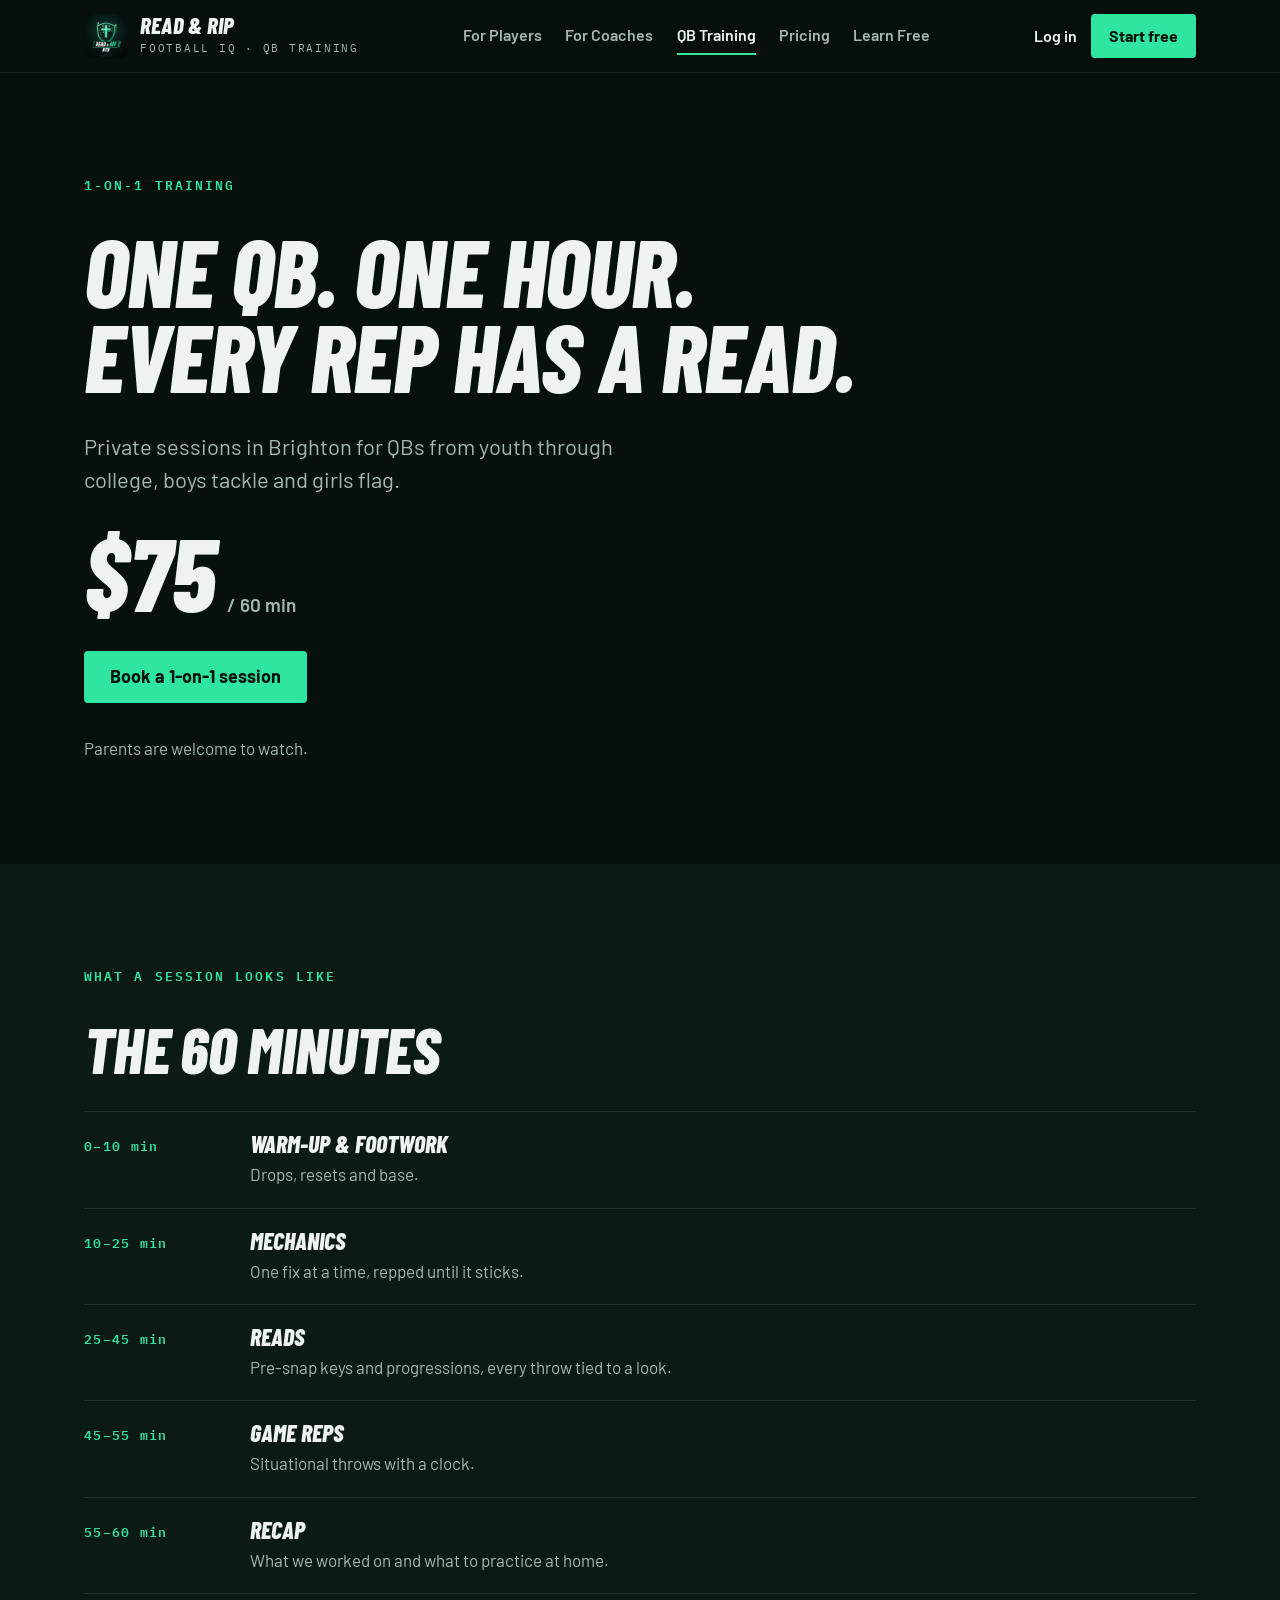
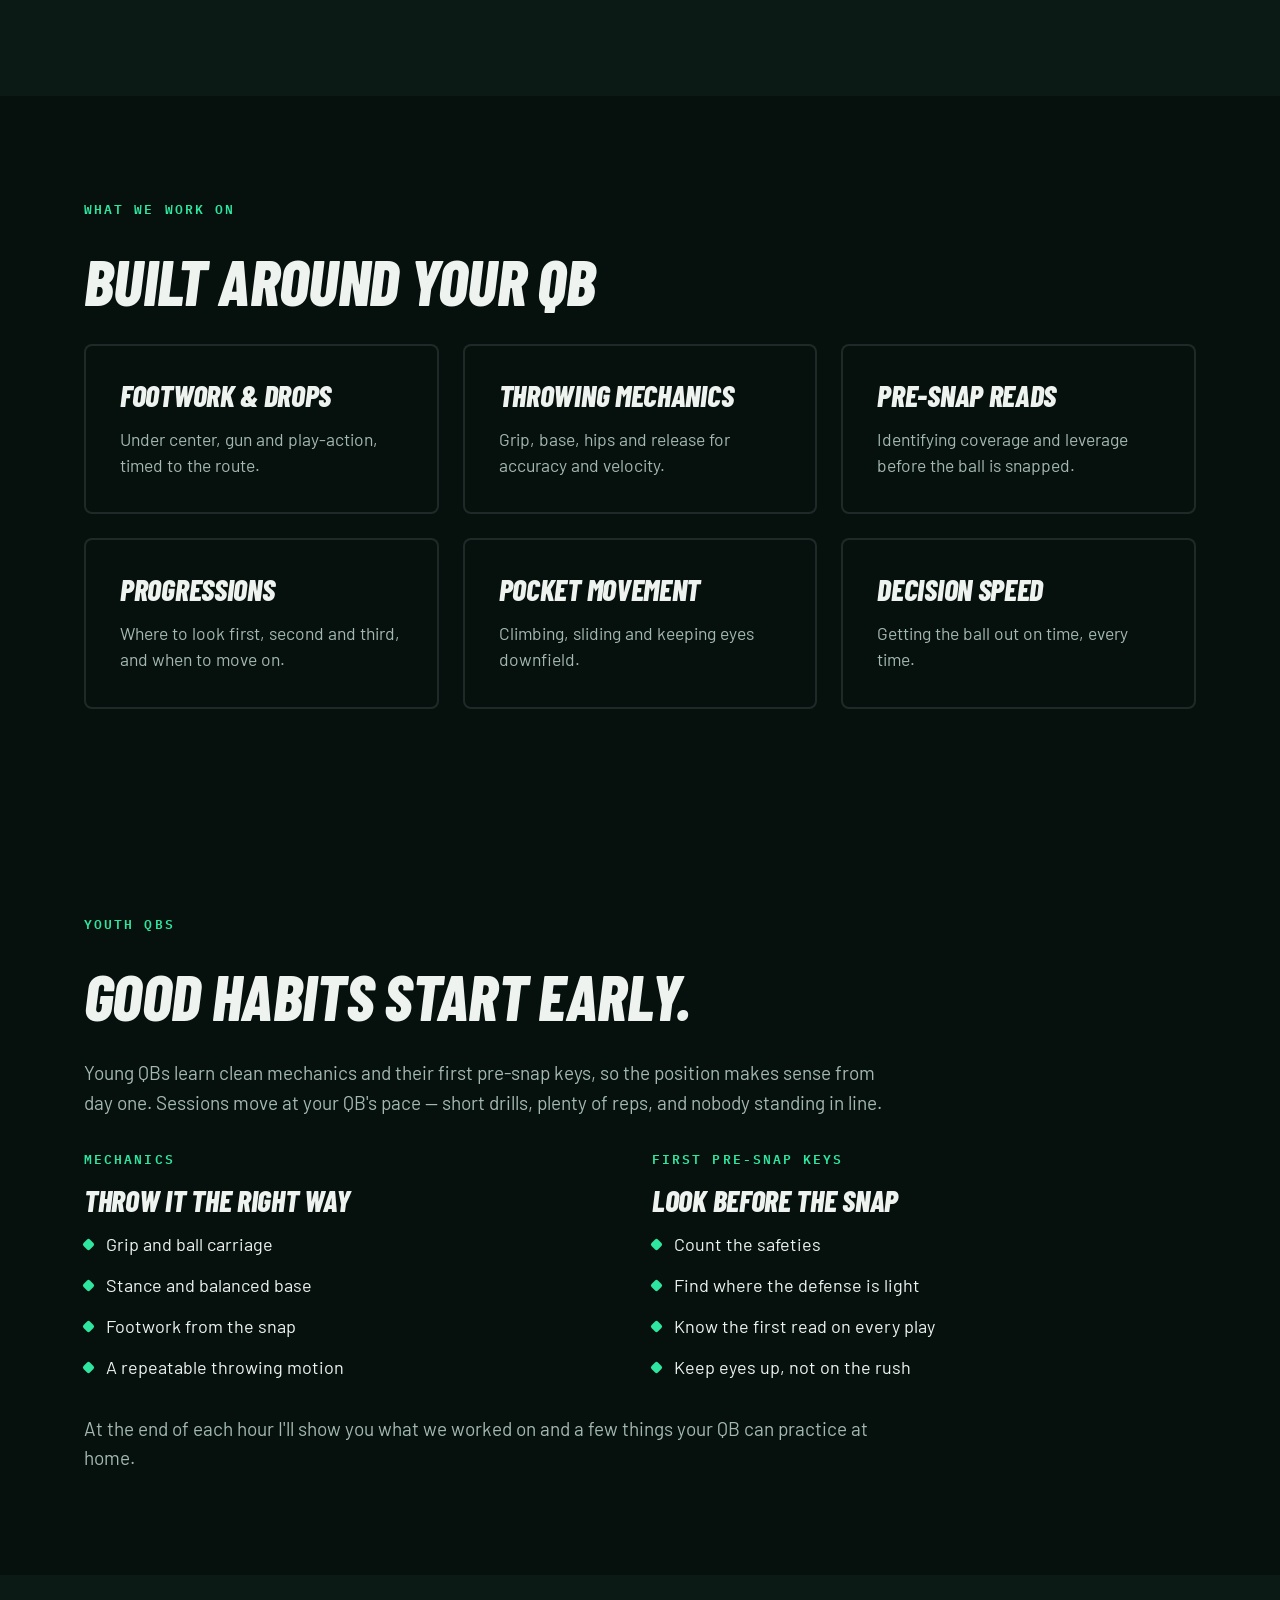
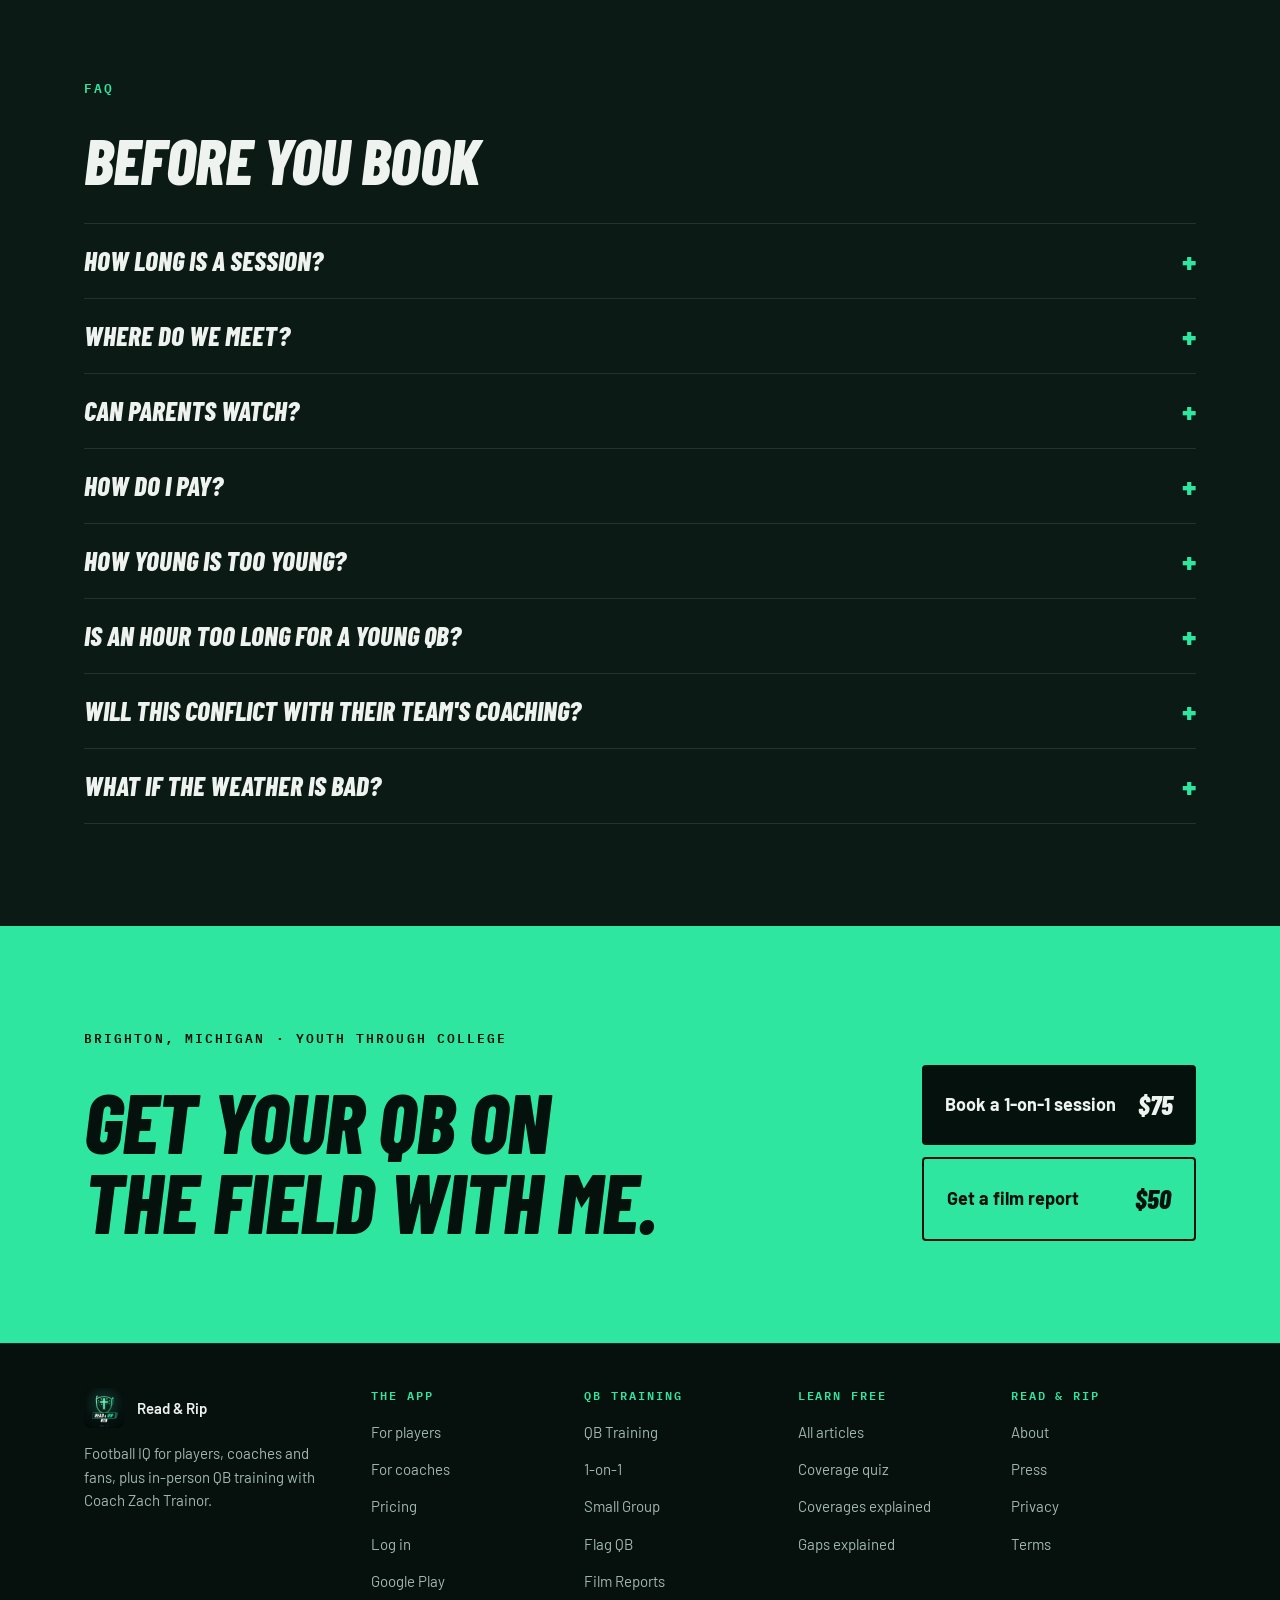
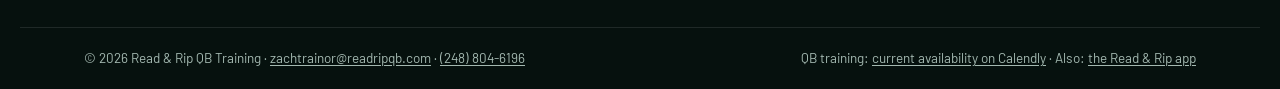
<file: one-on-one-qb-training.html>
<!doctype html>
<html lang="en" class="no-js">
<head>
<!-- Google tag (Google Ads, GTM-NDC8D8CG) -->
<script async src="https://www.googletagmanager.com/gtm.js?id=GTM-NDC8D8CG"></script>
<script>
  window.dataLayer = window.dataLayer || [];
  function gtag(){dataLayer.push(arguments);}
  gtag('js', new Date());
</script>
<meta charset="utf-8">
<script>document.documentElement.classList.remove("no-js")</script>
<meta name="viewport" content="width=device-width, initial-scale=1">
<title>Private QB Lessons in Brighton, MI | Youth to Varsity &mdash; $75</title>
<meta name="description" content="Private 1-on-1 quarterback training in Brighton, Michigan: footwork, mechanics, pre-snap reads and progressions. Youth through college. $75 per hour.">
<link rel="canonical" href="https://readandrip.com/one-on-one-qb-training.html">
<meta name="robots" content="index,follow,max-image-preview:large">
<meta name="theme-color" content="#06110E">
<meta property="og:type" content="website">
<meta property="og:site_name" content="Read &amp; Rip">
<meta property="og:title" content="Private QB Lessons in Brighton, MI | Youth to Varsity &mdash; $75">
<meta property="og:description" content="Private 1-on-1 quarterback training in Brighton, Michigan: footwork, mechanics, pre-snap reads and progressions. Youth through college. $75 per hour.">
<meta property="og:url" content="https://readandrip.com/one-on-one-qb-training.html">
<meta property="og:image" content="https://readandrip.com/assets/og-image.jpg">
<meta property="og:image:width" content="1200">
<meta property="og:image:height" content="630">
<meta property="og:locale" content="en_US">
<meta name="twitter:card" content="summary_large_image">
<meta name="twitter:title" content="Private QB Lessons in Brighton, MI | Youth to Varsity &mdash; $75">
<meta name="twitter:description" content="Private 1-on-1 quarterback training in Brighton, Michigan: footwork, mechanics, pre-snap reads and progressions. Youth through college. $75 per hour.">
<meta name="twitter:image" content="https://readandrip.com/assets/og-image.jpg">
<meta name="geo.region" content="US-MI">
<meta name="geo.placename" content="Brighton, Michigan">
<link rel="icon" type="image/png" href="assets/favicon.png">
<link rel="apple-touch-icon" href="assets/apple-touch-icon.png">
<link rel="preconnect" href="https://fonts.googleapis.com">
<link rel="preconnect" href="https://fonts.gstatic.com" crossorigin>
<link rel="stylesheet" href="https://fonts.googleapis.com/css2?family=Barlow+Condensed:ital,wght@1,700;1,800&family=Barlow:wght@400;500;600;700&family=IBM+Plex+Mono:wght@500;600&display=swap">
<link rel="stylesheet" href="styles.css">
<script src="site.js" defer></script>
<script type="application/ld+json">{
  "@context": "https://schema.org",
  "@graph": [
    {
      "@type": "Service",
      "name": "Individual Quarterback Training",
      "description": "Sixty minutes of private one-on-one quarterback training in Brighton, Michigan covering footwork, throwing mechanics, pre-snap reads, progressions, pocket movement and decision speed.",
      "serviceType": "Sports Coaching",
      "provider": {
        "@id": "https://readandrip.com/#business"
      },
      "areaServed": {
        "@type": "State",
        "name": "Michigan"
      },
      "offers": {
        "@type": "Offer",
        "price": "75",
        "priceCurrency": "USD",
        "url": "https://calendly.com/zachtrainor-readripqb/individual-qb-training-75",
        "availability": "https://schema.org/InStock"
      }
    },
    {
      "@type": "FAQPage",
      "mainEntity": [
        {
          "@type": "Question",
          "name": "How long is a session?",
          "acceptedAnswer": {
            "@type": "Answer",
            "text": "Sixty minutes, one QB and one coach."
          }
        },
        {
          "@type": "Question",
          "name": "Where do we meet?",
          "acceptedAnswer": {
            "@type": "Answer",
            "text": "Brighton, Michigan. I have indoor space, so training keeps going through the winter. You get the exact location when you book."
          }
        },
        {
          "@type": "Question",
          "name": "Can parents watch?",
          "acceptedAnswer": {
            "@type": "Answer",
            "text": "Always. At the end of the hour I'll walk you through what we worked on."
          }
        },
        {
          "@type": "Question",
          "name": "How do I pay?",
          "acceptedAnswer": {
            "@type": "Answer",
            "text": "At booking. Reschedule free with 24 hours' notice; cancel with 24 hours' notice for a full refund."
          }
        },
        {
          "@type": "Question",
          "name": "What if the weather is bad?",
          "acceptedAnswer": {
            "@type": "Answer",
            "text": "If I have to call off an outdoor session you choose a free reschedule or a full refund."
          }
        },
        {
          "@type": "Question",
          "name": "How young is too young?",
          "acceptedAnswer": {
            "@type": "Answer",
            "text": "I train QBs from youth football through college. Younger players start with clean mechanics and their first pre-snap keys."
          }
        },
        {
          "@type": "Question",
          "name": "Is an hour too long for a young QB?",
          "acceptedAnswer": {
            "@type": "Answer",
            "text": "No, if it's run right. Younger sessions use short drills and a lot of reps, and nobody stands in line."
          }
        },
        {
          "@type": "Question",
          "name": "Will this conflict with their team's coaching?",
          "acceptedAnswer": {
            "@type": "Answer",
            "text": "No. I coach whatever your program runs. My job is mechanics and reads, not a second playbook."
          }
        }
      ]
    }
  ]
}</script>
</head>
<body>
<a class="skip" href="#main">Skip to content</a>
<header class="site">
  <div class="wrap navbar">
    <a class="brand" href="index.html">
      <img src="assets/logo.png" alt="" width="224" height="224">
      <span>
        <span class="name">Read &amp; Rip</span>
        <span class="where">Football IQ &middot; QB Training</span>
      </span>
    </a>
    <nav class="main" aria-label="Main">
      <a href="app.html">For Players</a>
      <a href="coaches.html">For Coaches</a>
      <a href="training.html" aria-current="true">QB Training</a>
      <a href="pricing.html">Pricing</a>
      <a href="https://learn.readandrip.com">Learn Free</a>
    </nav>
    <div class="nav-actions">
      <a class="login" href="https://readripqb.com/login">Log in</a>
      <a class="btn sm" href="https://readripqb.com">Start free</a>
      <button class="menu-btn" type="button" aria-expanded="false" aria-controls="site-menu" data-menu-open><span class="bars" aria-hidden="true"><i></i></span>Menu</button>
    </div>
  </div>
  <div class="menu-panel" id="site-menu" role="dialog" aria-modal="true" aria-label="Site menu" hidden>
    <div class="menu-top">
      <a class="brand" href="index.html"><img src="assets/logo.png" alt="" width="224" height="224"><span class="name">Read &amp; Rip</span><span class="sr-only">home</span></a>
      <button class="menu-btn" type="button" data-menu-close style="display:inline-flex">Close</button>
    </div>
    <nav aria-label="Mobile">
      <a href="index.html">Home</a>
      <a href="app.html">For Players</a>
      <a href="coaches.html">For Coaches</a>
      <a href="training.html" aria-current="true">QB Training</a>
      <a href="pricing.html">Pricing</a>
      <a href="https://learn.readandrip.com">Learn Free</a>
    </nav>
    <div class="menu-cta">
      <a class="btn" href="https://readripqb.com">Start free</a>
      <a class="btn ghost" href="https://readripqb.com/login">Log in</a>
    </div>
    <p class="menu-note">Booking a QB training session with Zach? That's under <a href="training.html">QB Training</a>, separate from the app.</p>
  </div>
</header>

<main id="main">
  <section>
    <div class="wrap hero solo">
      <div class="stack">
        <span class="mono">1-on-1 training</span>
        <h1>One QB. One hour. Every rep has a read.</h1>
        <p style="font-size:clamp(18px,2.2vw,22px);line-height:1.5;color:var(--muted);max-width:600px">Private sessions in Brighton for QBs from youth through college, boys tackle and girls flag.</p>
        <div class="amount" style="display:flex;align-items:baseline;gap:11px">
          <span style="font-family:'Barlow Condensed',sans-serif;font-weight:800;font-style:italic;font-size:clamp(64px,8vw,104px);line-height:.85">$75</span>
          <span style="font-size:19px;font-weight:600;color:var(--muted)">/ 60 min</span>
        </div>
        <div class="btnrow"><a class="btn" href="https://calendly.com/zachtrainor-readripqb/individual-qb-training-75">Book a 1-on-1 session</a></div>
        <p class="muted">Parents are welcome to watch.</p>
      </div>
    </div>
  </section>

  <section class="tint">
    <div class="wrap stack">
      <span class="mono">What a session looks like</span>
      <h2>The 60 minutes</h2>
      <div class="rows">
        <div class="row"><span class="when">0&ndash;10 min</span><span class="what"><b>Warm-up &amp; footwork</b><span>Drops, resets and base.</span></span></div>
        <div class="row"><span class="when">10&ndash;25 min</span><span class="what"><b>Mechanics</b><span>One fix at a time, repped until it sticks.</span></span></div>
        <div class="row"><span class="when">25&ndash;45 min</span><span class="what"><b>Reads</b><span>Pre-snap keys and progressions, every throw tied to a look.</span></span></div>
        <div class="row"><span class="when">45&ndash;55 min</span><span class="what"><b>Game reps</b><span>Situational throws with a clock.</span></span></div>
        <div class="row"><span class="when">55&ndash;60 min</span><span class="what"><b>Recap</b><span>What we worked on and what to practice at home.</span></span></div>
      </div>
    </div>
  </section>

  <section>
    <div class="wrap stack">
      <span class="mono">What we work on</span>
      <h2>Built around your QB</h2>
      <div class="grid g3">
        <div class="card"><h3>Footwork &amp; drops</h3><p>Under center, gun and play-action, timed to the route.</p></div>
        <div class="card"><h3>Throwing mechanics</h3><p>Grip, base, hips and release for accuracy and velocity.</p></div>
        <div class="card"><h3>Pre-snap reads</h3><p>Identifying coverage and leverage before the ball is snapped.</p></div>
        <div class="card"><h3>Progressions</h3><p>Where to look first, second and third, and when to move on.</p></div>
        <div class="card"><h3>Pocket movement</h3><p>Climbing, sliding and keeping eyes downfield.</p></div>
        <div class="card"><h3>Decision speed</h3><p>Getting the ball out on time, every time.</p></div>
      </div>
    </div>
  </section>

  <section>
    <div class="wrap stack">
      <span class="mono">Youth QBs</span>
      <h2>Good habits start early.</h2>
      <p class="muted" style="font-size:19px;max-width:74ch">Young QBs learn clean mechanics and their first pre-snap keys, so the position makes sense from day one. Sessions move at your QB's pace &mdash; short drills, plenty of reps, and nobody standing in line.</p>
      <div class="grid g2">
        <div class="stack" style="gap:16px">
          <span class="mono">Mechanics</span>
          <h3>Throw it the right way</h3>
          <ul class="ticks">
            <li>Grip and ball carriage</li>
            <li>Stance and balanced base</li>
            <li>Footwork from the snap</li>
            <li>A repeatable throwing motion</li>
          </ul>
        </div>
        <div class="stack" style="gap:16px">
          <span class="mono">First pre-snap keys</span>
          <h3>Look before the snap</h3>
          <ul class="ticks">
            <li>Count the safeties</li>
            <li>Find where the defense is light</li>
            <li>Know the first read on every play</li>
            <li>Keep eyes up, not on the rush</li>
          </ul>
        </div>
      </div>
      <p class="muted" style="font-size:19px;max-width:74ch">At the end of each hour I'll show you what we worked on and a few things your QB can practice at home.</p>
    </div>
  </section>

  <section class="tint">
    <div class="wrap stack">
      <span class="mono">FAQ</span>
      <h2>Before you book</h2>
      <div class="faq">
      <details><summary>How long is a session?<span class="plus">+</span></summary><div class="answer">Sixty minutes, one QB and one coach.</div></details>
      <details><summary>Where do we meet?<span class="plus">+</span></summary><div class="answer">Brighton, Michigan. I have indoor space, so training keeps going through the winter. You get the exact location when you book.</div></details>
      <details><summary>Can parents watch?<span class="plus">+</span></summary><div class="answer">Always. At the end of the hour I'll walk you through what we worked on.</div></details>
      <details><summary>How do I pay?<span class="plus">+</span></summary><div class="answer">At booking. Reschedule free with 24 hours' notice; cancel with 24 hours' notice for a full refund.</div></details>
      <details><summary>How young is too young?<span class="plus">+</span></summary><div class="answer">I train QBs from youth football through college. Younger players start with clean mechanics and their first pre-snap keys.</div></details>
      <details><summary>Is an hour too long for a young QB?<span class="plus">+</span></summary><div class="answer">No, if it's run right. Younger sessions use short drills and a lot of reps, and nobody stands in line.</div></details>
      <details><summary>Will this conflict with their team's coaching?<span class="plus">+</span></summary><div class="answer">No. I coach whatever your program runs. My job is mechanics and reads, not a second playbook.</div></details>
      <details><summary>What if the weather is bad?<span class="plus">+</span></summary><div class="answer">If I have to call off an outdoor session you choose a free reschedule or a full refund.</div></details>
    </div>
    </div>
  </section>


  <section class="closer">
    <div class="wrap inner">
      <div class="stack">
        <span class="mono">Brighton, Michigan &middot; Youth through college</span>
        <h2>Get your QB on the field with me.</h2>
      </div>
      <div class="picks">
        <a class="pick" href="https://calendly.com/zachtrainor-readripqb/individual-qb-training-75">Book a 1-on-1 session <span class="amt">$75</span></a>
        <a class="pick outline" href="mailto:zachtrainor@readripqb.com?subject=Film%20report%20request&amp;body=Film%20link%20(Hudl%20or%20Google%20Drive)%3A%0AJersey%20number%3A%0AGrade%3A%0AWhich%20game%3A%0AOne%20question%20you%20want%20answered%3A">Get a film report <span class="amt">$50</span></a>
      </div>
    </div>
  </section>
</main>

<footer class="site">
  <div class="wrap cols">
    <div class="about-col">
      <div class="id"><img src="assets/logo.png" alt="" width="224" height="224"><span>Read &amp; Rip</span></div>
      <p>Football IQ for players, coaches and fans, plus in-person QB training with Coach Zach Trainor.</p>
    </div>
    <nav aria-label="The app">
      <h2>The app</h2>
      <ul>
        <li><a href="app.html">For players</a></li>
        <li><a href="coaches.html">For coaches</a></li>
        <li><a href="pricing.html">Pricing</a></li>
        <li><a href="https://readripqb.com/login">Log in</a></li>
        <li><a href="https://play.google.com/store/apps/details?id=com.readripqb.app">Google Play</a></li>
      </ul>
    </nav>
    <nav aria-label="QB training">
      <h2>QB training</h2>
      <ul>
        <li><a href="training.html">QB Training</a></li>
        <li><a href="one-on-one-qb-training.html">1-on-1</a></li>
        <li><a href="small-group-qb-training.html">Small Group</a></li>
        <li><a href="flag-football-qb-training.html">Flag QB</a></li>
        <li><a href="film-report.html">Film Reports</a></li>
      </ul>
    </nav>
    <nav aria-label="Learn">
      <h2>Learn free</h2>
      <ul>
        <li><a href="https://learn.readandrip.com">All articles</a></li>
        <li><a href="https://learn.readandrip.com/coverage-quiz/">Coverage quiz</a></li>
        <li><a href="https://learn.readandrip.com/football-coverages-explained/">Coverages explained</a></li>
        <li><a href="https://learn.readandrip.com/what-is-a-gap-in-football/">Gaps explained</a></li>
      </ul>
    </nav>
    <nav aria-label="Company">
      <h2>Read &amp; Rip</h2>
      <ul>
        <li><a href="about.html">About</a></li>
        <li><a href="press.html">Press</a></li>
        <li><a href="privacy.html">Privacy</a></li>
        <li><a href="terms.html">Terms</a></li>
      </ul>
    </nav>
  </div>
  <div class="wrap legal">
    <span>&copy; 2026 Read &amp; Rip QB Training &middot; <a href="mailto:zachtrainor@readripqb.com">zachtrainor@readripqb.com</a> &middot; <a href="tel:+12488046196">(248) 804-6196</a></span>
    <span>QB training: <a href="https://calendly.com/zachtrainor-readripqb/individual-qb-training-75">current availability on Calendly</a> &middot; Also: <a href="https://readripqb.com">the Read &amp; Rip app</a></span>
  </div>
</footer>
</body>
</html>
</file>
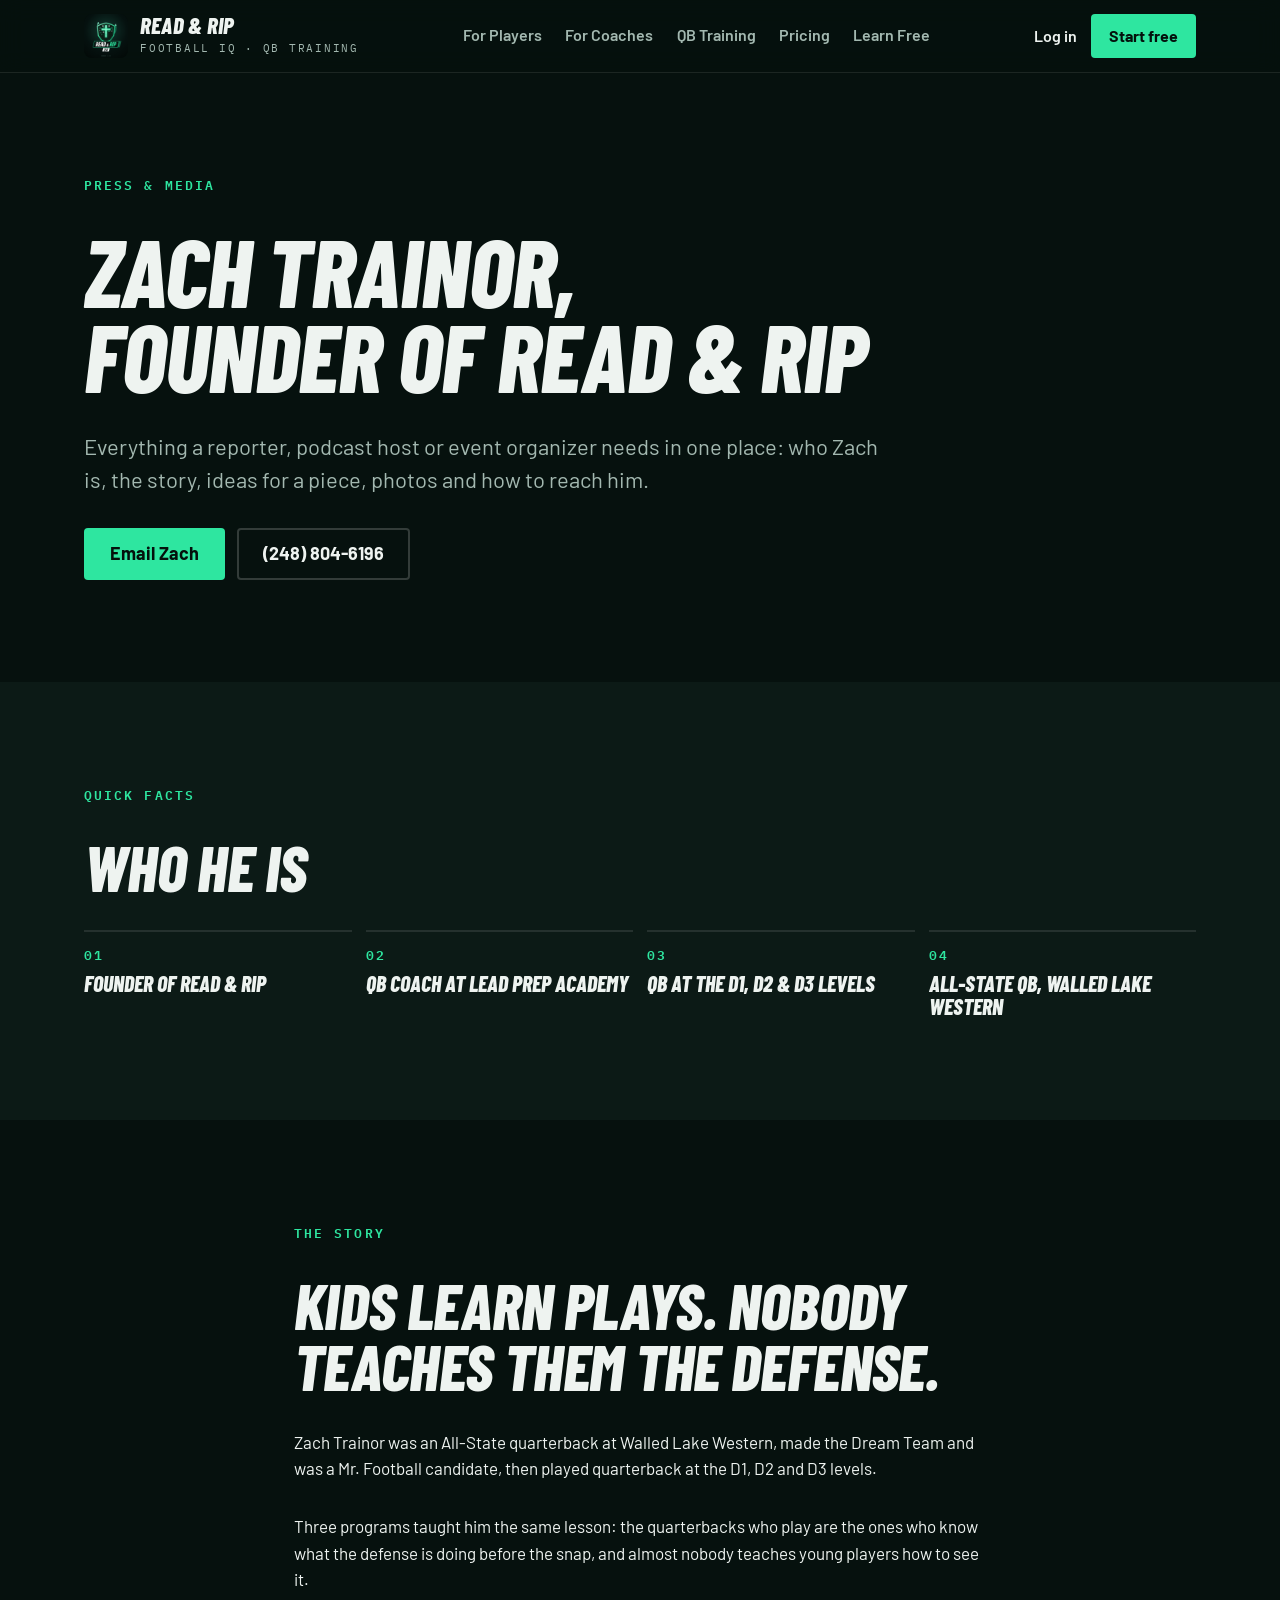
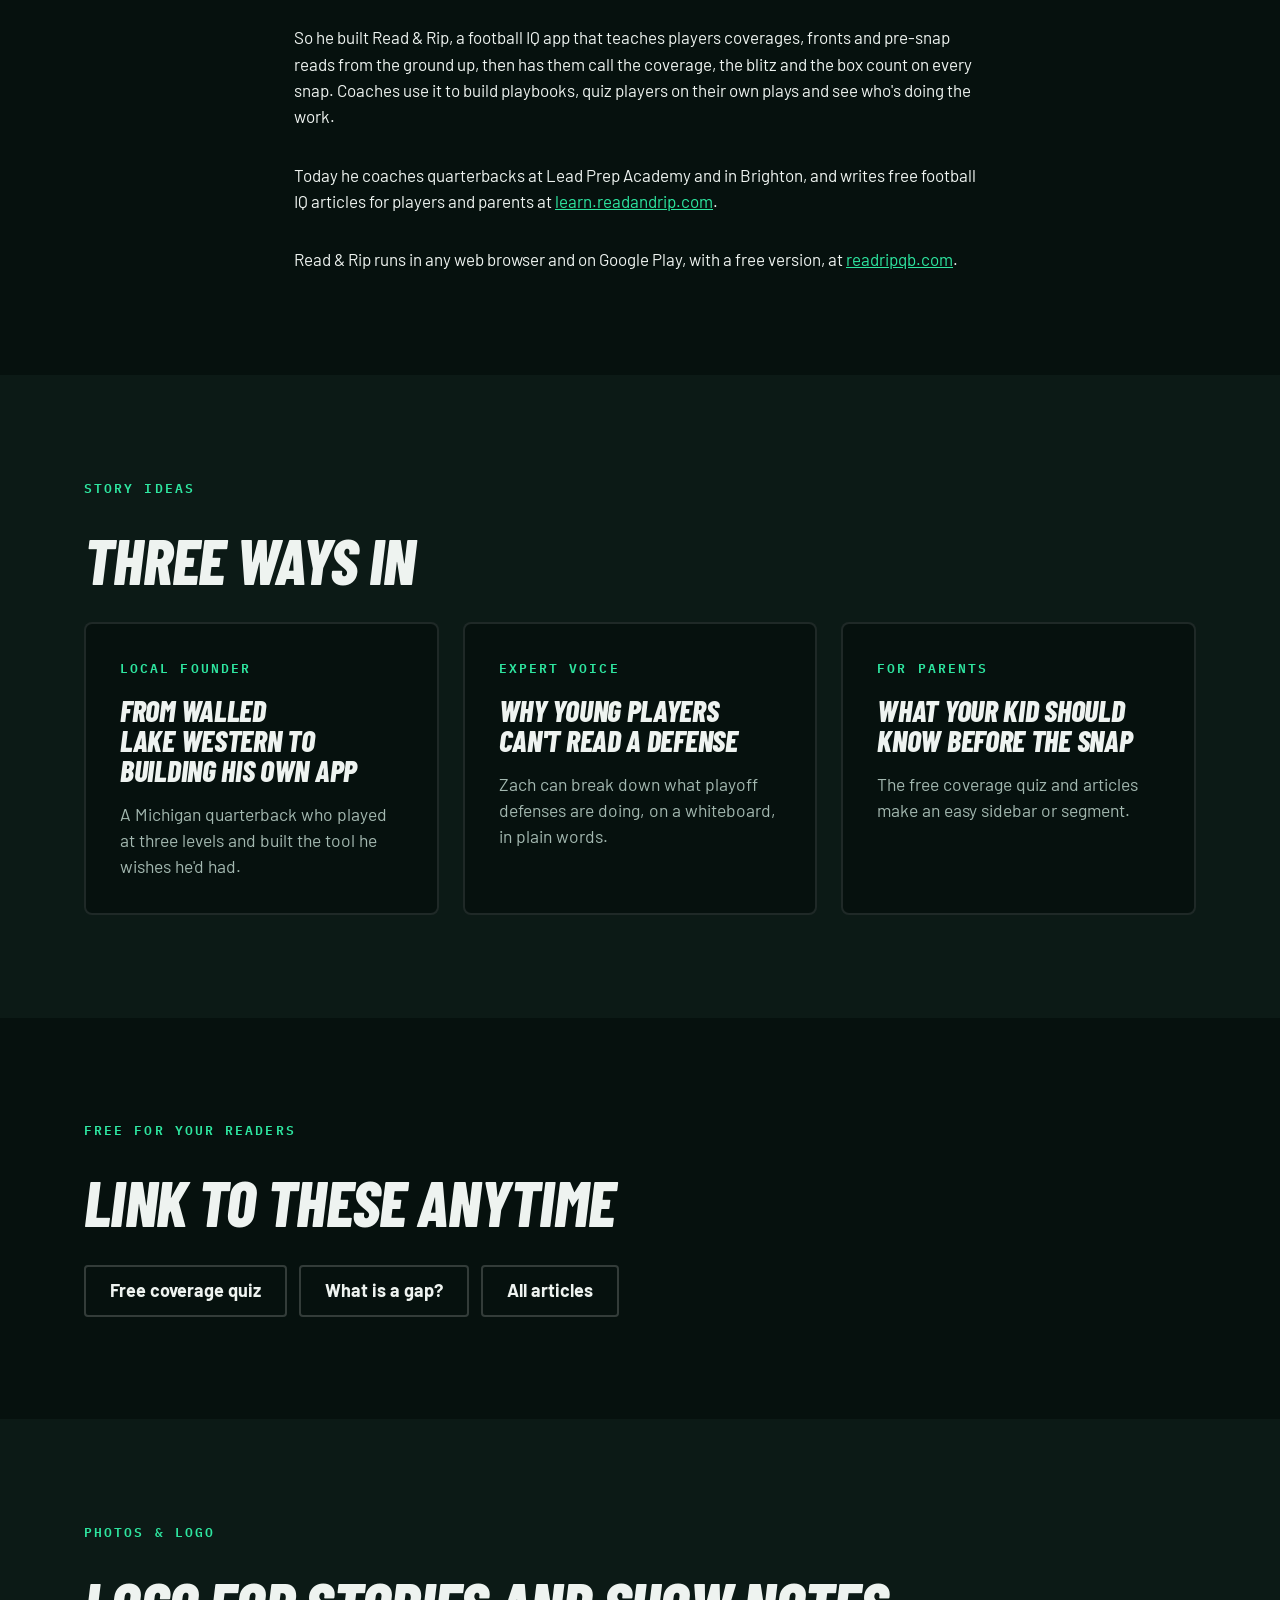
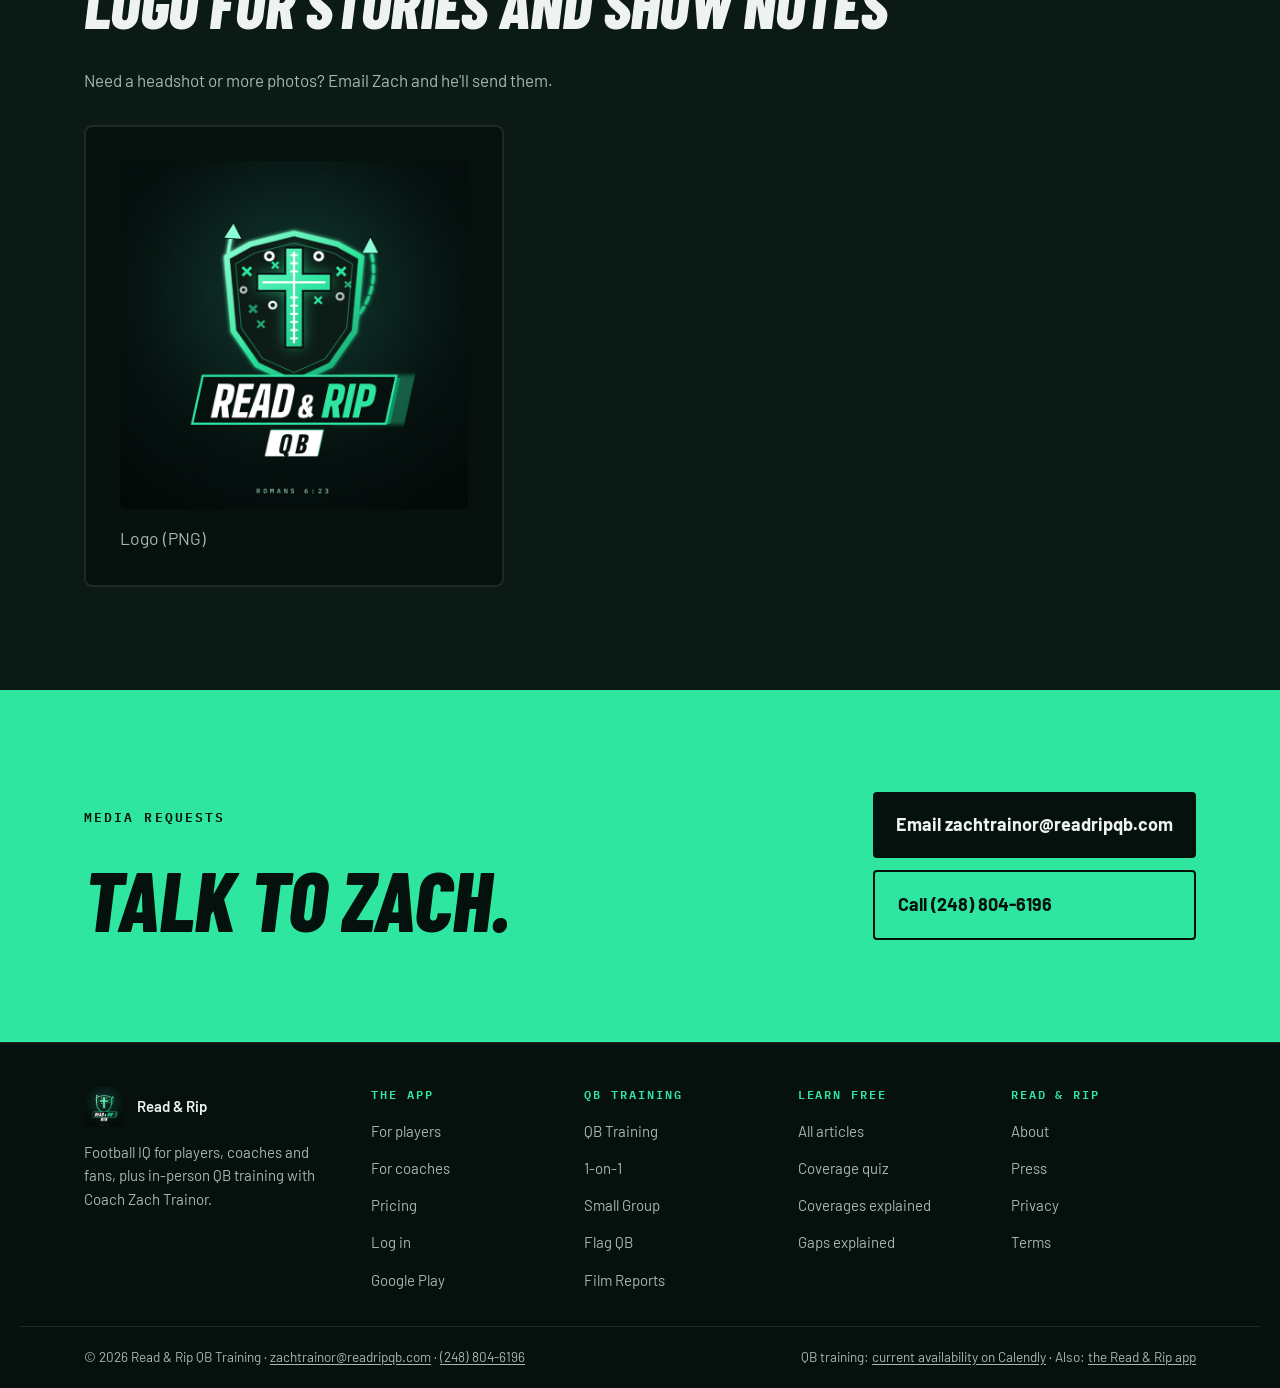
<file: press.html>
<!doctype html>
<html lang="en" class="no-js">
<head>
<!-- Google tag (Google Ads, GTM-NDC8D8CG) -->
<script async src="https://www.googletagmanager.com/gtm.js?id=GTM-NDC8D8CG"></script>
<script>
  window.dataLayer = window.dataLayer || [];
  function gtag(){dataLayer.push(arguments);}
  gtag('js', new Date());
</script>
<meta charset="utf-8">
<script>document.documentElement.classList.remove("no-js")</script>
<meta name="viewport" content="width=device-width, initial-scale=1">
<title>Press &amp; Media Kit | Zach Trainor, Founder of Read &amp; Rip</title>
<meta name="description" content="Press kit for Zach Trainor, founder of the Read &amp; Rip football IQ app and QB coach at Lead Prep Academy: bio, story ideas, logo and contact.">
<link rel="canonical" href="https://readandrip.com/press.html">
<meta name="robots" content="index,follow,max-image-preview:large">
<meta name="theme-color" content="#06110E">
<meta property="og:type" content="website">
<meta property="og:site_name" content="Read &amp; Rip">
<meta property="og:title" content="Press &amp; Media Kit | Zach Trainor, Founder of Read &amp; Rip">
<meta property="og:description" content="Press kit for Zach Trainor, founder of the Read &amp; Rip football IQ app and QB coach at Lead Prep Academy: bio, story ideas, logo and contact.">
<meta property="og:url" content="https://readandrip.com/press.html">
<meta property="og:image" content="https://readandrip.com/assets/og-image.jpg">
<meta property="og:image:width" content="1200">
<meta property="og:image:height" content="630">
<meta property="og:locale" content="en_US">
<meta name="twitter:card" content="summary_large_image">
<meta name="twitter:title" content="Press &amp; Media Kit | Zach Trainor, Founder of Read &amp; Rip">
<meta name="twitter:description" content="Press kit for Zach Trainor, founder of the Read &amp; Rip football IQ app and QB coach at Lead Prep Academy: bio, story ideas, logo and contact.">
<meta name="twitter:image" content="https://readandrip.com/assets/og-image.jpg">
<meta name="geo.region" content="US-MI">
<meta name="geo.placename" content="Brighton, Michigan">
<link rel="icon" type="image/png" href="assets/favicon.png">
<link rel="apple-touch-icon" href="assets/apple-touch-icon.png">
<link rel="preconnect" href="https://fonts.googleapis.com">
<link rel="preconnect" href="https://fonts.gstatic.com" crossorigin>
<link rel="stylesheet" href="https://fonts.googleapis.com/css2?family=Barlow+Condensed:ital,wght@1,700;1,800&family=Barlow:wght@400;500;600;700&family=IBM+Plex+Mono:wght@500;600&display=swap">
<link rel="stylesheet" href="styles.css">
<script src="site.js" defer></script>
<script type="application/ld+json">{
  "@context": "https://schema.org",
  "@type": "ProfilePage",
  "url": "https://readandrip.com/press.html",
  "mainEntity": {
    "@type": "Person",
    "@id": "https://readandrip.com/about.html#zach",
    "name": "Zach Trainor",
    "jobTitle": "Founder, Read & Rip"
  }
}</script>
</head>
<body>
<a class="skip" href="#main">Skip to content</a>
<header class="site">
  <div class="wrap navbar">
    <a class="brand" href="index.html">
      <img src="assets/logo.png" alt="" width="224" height="224">
      <span>
        <span class="name">Read &amp; Rip</span>
        <span class="where">Football IQ &middot; QB Training</span>
      </span>
    </a>
    <nav class="main" aria-label="Main">
      <a href="app.html">For Players</a>
      <a href="coaches.html">For Coaches</a>
      <a href="training.html">QB Training</a>
      <a href="pricing.html">Pricing</a>
      <a href="https://learn.readandrip.com">Learn Free</a>
    </nav>
    <div class="nav-actions">
      <a class="login" href="https://readripqb.com/login">Log in</a>
      <a class="btn sm" href="https://readripqb.com">Start free</a>
      <button class="menu-btn" type="button" aria-expanded="false" aria-controls="site-menu" data-menu-open><span class="bars" aria-hidden="true"><i></i></span>Menu</button>
    </div>
  </div>
  <div class="menu-panel" id="site-menu" role="dialog" aria-modal="true" aria-label="Site menu" hidden>
    <div class="menu-top">
      <a class="brand" href="index.html"><img src="assets/logo.png" alt="" width="224" height="224"><span class="name">Read &amp; Rip</span><span class="sr-only">home</span></a>
      <button class="menu-btn" type="button" data-menu-close style="display:inline-flex">Close</button>
    </div>
    <nav aria-label="Mobile">
      <a href="index.html">Home</a>
      <a href="app.html">For Players</a>
      <a href="coaches.html">For Coaches</a>
      <a href="training.html">QB Training</a>
      <a href="pricing.html">Pricing</a>
      <a href="https://learn.readandrip.com">Learn Free</a>
    </nav>
    <div class="menu-cta">
      <a class="btn" href="https://readripqb.com">Start free</a>
      <a class="btn ghost" href="https://readripqb.com/login">Log in</a>
    </div>
    <p class="menu-note">Booking a QB training session with Zach? That's under <a href="training.html">QB Training</a>, separate from the app.</p>
  </div>
</header>

<main id="main">
  <section>
    <div class="wrap stack">
      <span class="mono">Press &amp; media</span>
      <h1>Zach Trainor, founder of Read &amp; Rip</h1>
      <p class="muted" style="font-size:clamp(18px,2.2vw,22px);line-height:1.5;max-width:68ch">Everything a reporter, podcast host or event organizer needs in one place: who Zach is, the story, ideas for a piece, photos and how to reach him.</p>
      <div class="btnrow">
        <a class="btn" href="mailto:zachtrainor@readripqb.com?subject=Media%20request">Email Zach</a>
        <a class="btn ghost" href="tel:+12488046196">(248) 804-6196</a>
      </div>
    </div>
  </section>

  <section class="tint">
    <div class="wrap stack">
      <span class="mono">Quick facts</span>
      <h2>Who he is</h2>
      <div class="numbered">
        <div class="item"><span class="n">01</span><span class="t">Founder of Read &amp; Rip</span></div>
        <div class="item"><span class="n">02</span><span class="t">QB coach at Lead Prep Academy</span></div>
        <div class="item"><span class="n">03</span><span class="t">QB at the D1, D2 &amp; D3 levels</span></div>
        <div class="item"><span class="n">04</span><span class="t">All-State QB, Walled Lake Western</span></div>
      </div>
    </div>
  </section>

  <section>
    <div class="wrap stack" style="max-width:820px">
      <span class="mono">The story</span>
      <h2>Kids learn plays. Nobody teaches them the defense.</h2>
      <p>Zach Trainor was an All-State quarterback at Walled Lake Western, made the Dream Team and was a Mr. Football candidate, then played quarterback at the D1, D2 and D3 levels.</p>
      <p>Three programs taught him the same lesson: the quarterbacks who play are the ones who know what the defense is doing before the snap, and almost nobody teaches young players how to see it.</p>
      <p>So he built Read &amp; Rip, a football IQ app that teaches players coverages, fronts and pre-snap reads from the ground up, then has them call the coverage, the blitz and the box count on every snap. Coaches use it to build playbooks, quiz players on their own plays and see who's doing the work.</p>
      <p>Today he coaches quarterbacks at Lead Prep Academy and in Brighton, and writes free football IQ articles for players and parents at <a href="https://learn.readandrip.com">learn.readandrip.com</a>.</p>
      <p>Read &amp; Rip runs in any web browser and on Google Play, with a free version, at <a href="https://readripqb.com">readripqb.com</a>.</p>
    </div>
  </section>

  <section class="tint">
    <div class="wrap stack">
      <span class="mono">Story ideas</span>
      <h2>Three ways in</h2>
      <div class="grid g3">
        <div class="card"><span class="mono">Local founder</span><h3>From Walled Lake Western to building his own app</h3><p>A Michigan quarterback who played at three levels and built the tool he wishes he'd had.</p></div>
        <div class="card"><span class="mono">Expert voice</span><h3>Why young players can't read a defense</h3><p>Zach can break down what playoff defenses are doing, on a whiteboard, in plain words.</p></div>
        <div class="card"><span class="mono">For parents</span><h3>What your kid should know before the snap</h3><p>The free coverage quiz and articles make an easy sidebar or segment.</p></div>
      </div>
    </div>
  </section>

  <section>
    <div class="wrap stack">
      <span class="mono">Free for your readers</span>
      <h2>Link to these anytime</h2>
      <div class="btnrow">
        <a class="btn ghost" href="https://learn.readandrip.com/coverage-quiz/">Free coverage quiz</a>
        <a class="btn ghost" href="https://learn.readandrip.com/what-is-a-gap-in-football/">What is a gap?</a>
        <a class="btn ghost" href="https://learn.readandrip.com">All articles</a>
      </div>
    </div>
  </section>

  <section class="tint">
    <div class="wrap stack">
      <span class="mono">Photos &amp; logo</span>
      <h2>Logo for stories and show notes</h2>
      <p class="muted">Need a headshot or more photos? Email Zach and he'll send them.</p>
      <div class="grid g2" style="max-width:420px">
        <a class="card" href="assets/logo-large.png" download style="text-decoration:none;color:inherit"><img src="assets/logo-large.png" alt="Read &amp; Rip logo" width="760" height="760" style="border-radius:6px;height:auto;background:#06110E"><p>Logo (PNG)</p></a>
      </div>
    </div>
  </section>

  <section class="closer">
    <div class="wrap inner">
      <div class="stack">
        <span class="mono">Media requests</span>
        <h2>Talk to Zach.</h2>
      </div>
      <div class="picks">
        <a class="pick" href="mailto:zachtrainor@readripqb.com?subject=Media%20request">Email zachtrainor@readripqb.com</a>
        <a class="pick outline" href="tel:+12488046196">Call (248) 804-6196</a>
      </div>
    </div>
  </section>
</main>

<footer class="site">
  <div class="wrap cols">
    <div class="about-col">
      <div class="id"><img src="assets/logo.png" alt="" width="224" height="224"><span>Read &amp; Rip</span></div>
      <p>Football IQ for players, coaches and fans, plus in-person QB training with Coach Zach Trainor.</p>
    </div>
    <nav aria-label="The app">
      <h2>The app</h2>
      <ul>
        <li><a href="app.html">For players</a></li>
        <li><a href="coaches.html">For coaches</a></li>
        <li><a href="pricing.html">Pricing</a></li>
        <li><a href="https://readripqb.com/login">Log in</a></li>
        <li><a href="https://play.google.com/store/apps/details?id=com.readripqb.app">Google Play</a></li>
      </ul>
    </nav>
    <nav aria-label="QB training">
      <h2>QB training</h2>
      <ul>
        <li><a href="training.html">QB Training</a></li>
        <li><a href="one-on-one-qb-training.html">1-on-1</a></li>
        <li><a href="small-group-qb-training.html">Small Group</a></li>
        <li><a href="flag-football-qb-training.html">Flag QB</a></li>
        <li><a href="film-report.html">Film Reports</a></li>
      </ul>
    </nav>
    <nav aria-label="Learn">
      <h2>Learn free</h2>
      <ul>
        <li><a href="https://learn.readandrip.com">All articles</a></li>
        <li><a href="https://learn.readandrip.com/coverage-quiz/">Coverage quiz</a></li>
        <li><a href="https://learn.readandrip.com/football-coverages-explained/">Coverages explained</a></li>
        <li><a href="https://learn.readandrip.com/what-is-a-gap-in-football/">Gaps explained</a></li>
      </ul>
    </nav>
    <nav aria-label="Company">
      <h2>Read &amp; Rip</h2>
      <ul>
        <li><a href="about.html">About</a></li>
        <li><a href="press.html">Press</a></li>
        <li><a href="privacy.html">Privacy</a></li>
        <li><a href="terms.html">Terms</a></li>
      </ul>
    </nav>
  </div>
  <div class="wrap legal">
    <span>&copy; 2026 Read &amp; Rip QB Training &middot; <a href="mailto:zachtrainor@readripqb.com">zachtrainor@readripqb.com</a> &middot; <a href="tel:+12488046196">(248) 804-6196</a></span>
    <span>QB training: <a href="https://calendly.com/zachtrainor-readripqb/individual-qb-training-75">current availability on Calendly</a> &middot; Also: <a href="https://readripqb.com">the Read &amp; Rip app</a></span>
  </div>
</footer>
</body>
</html>
</file>
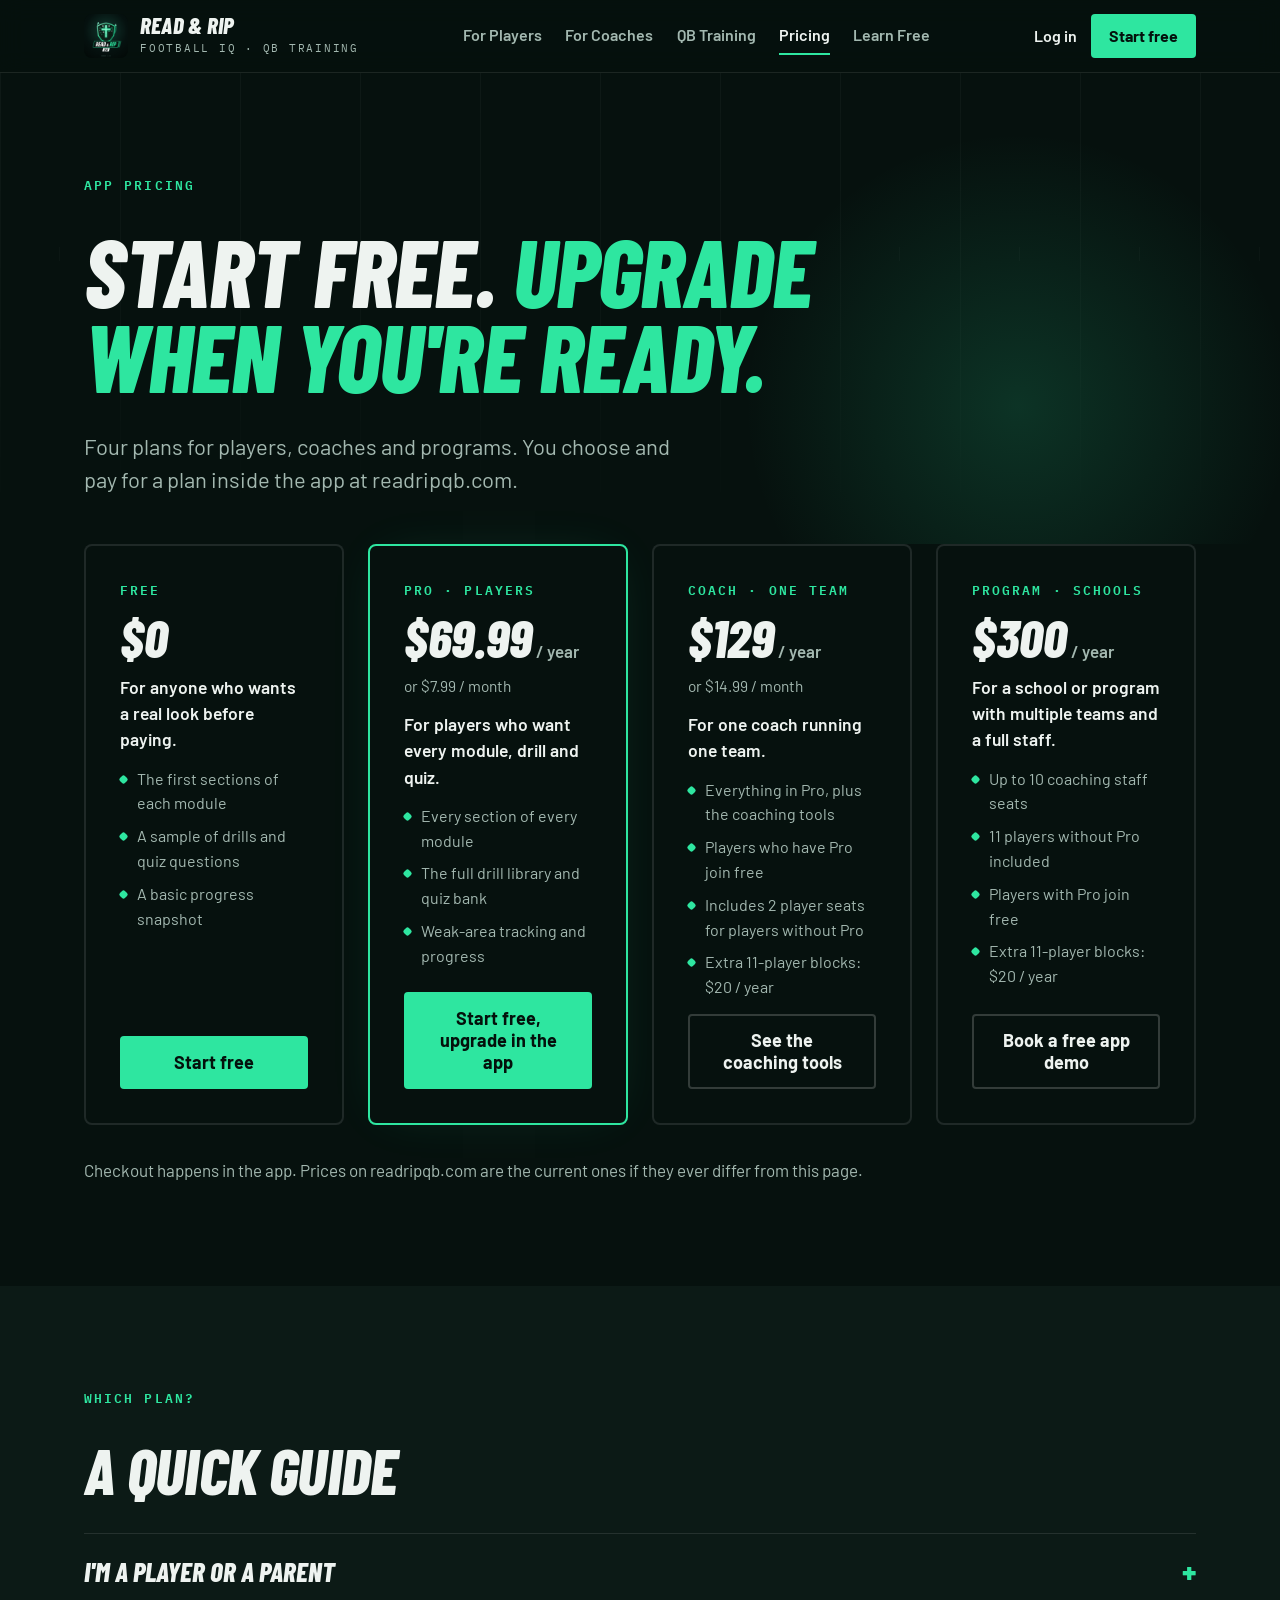
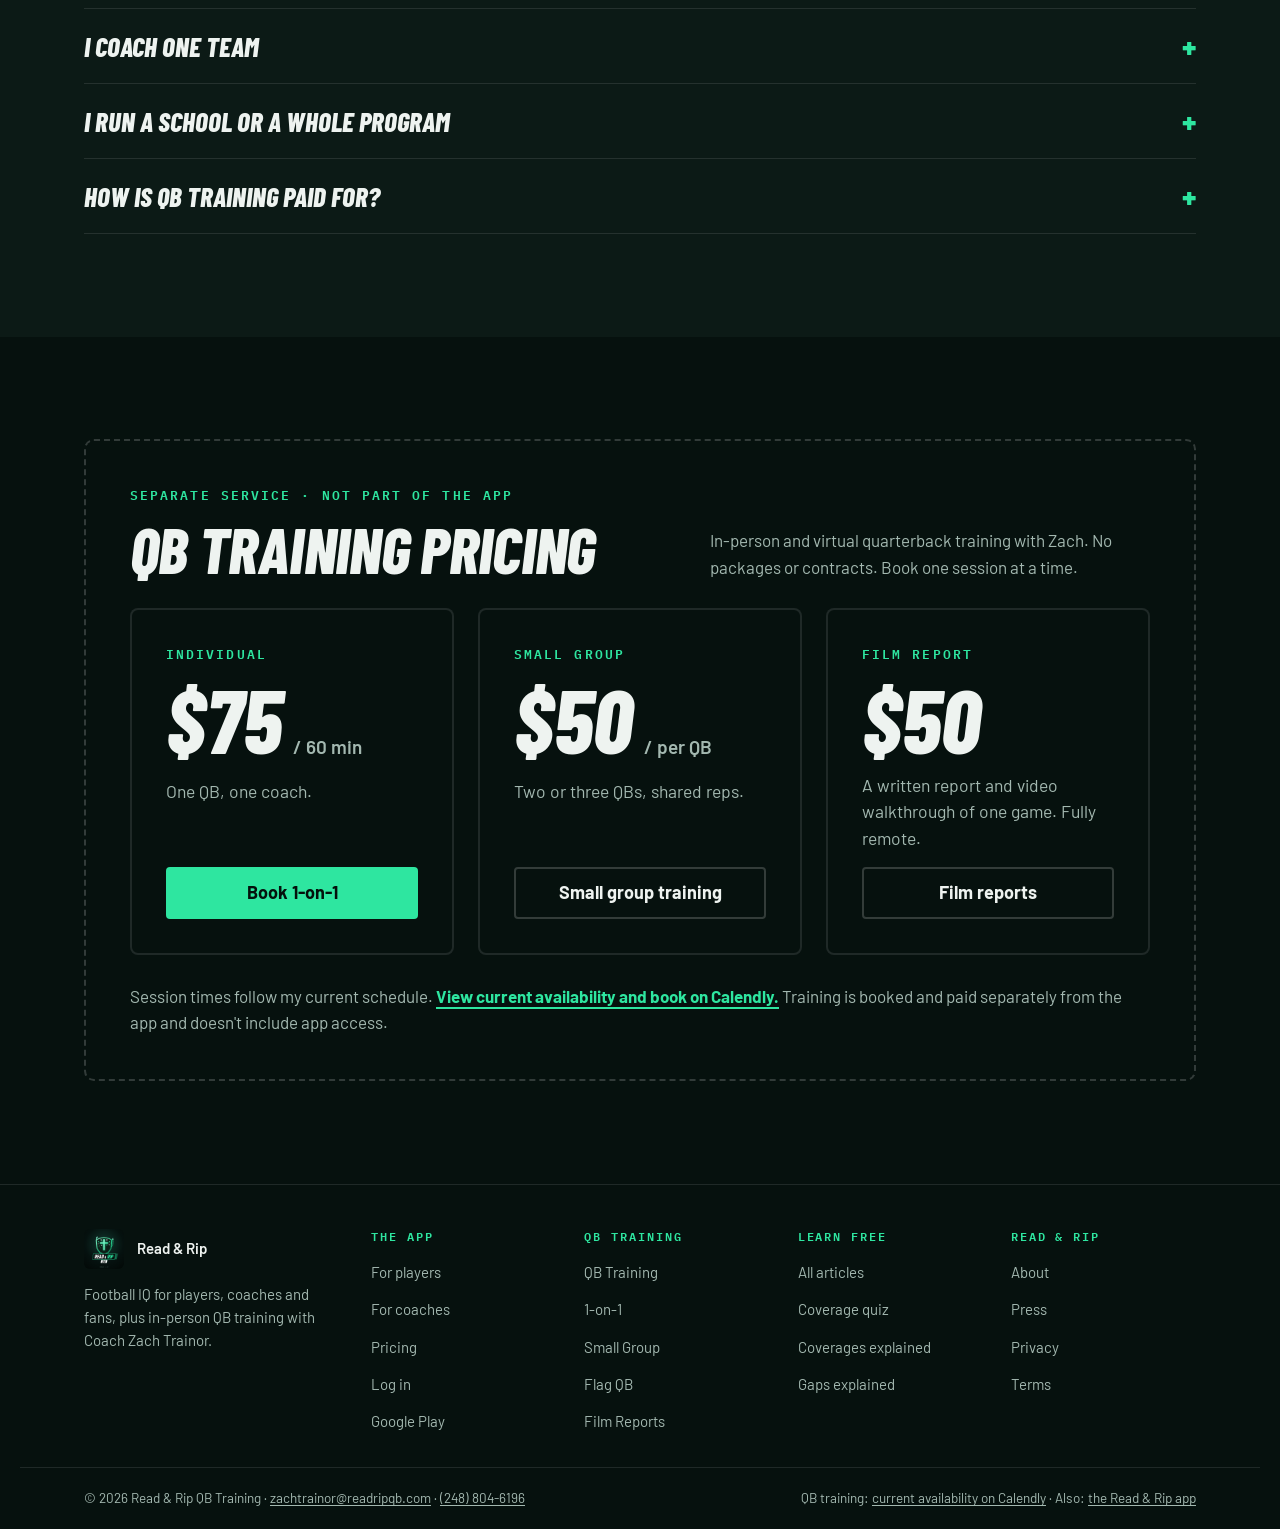
<file: pricing.html>
<!doctype html>
<html lang="en" class="no-js">
<head>
<!-- Google tag (Google Ads, GTM-NDC8D8CG) -->
<script async src="https://www.googletagmanager.com/gtm.js?id=GTM-NDC8D8CG"></script>
<script>
  window.dataLayer = window.dataLayer || [];
  function gtag(){dataLayer.push(arguments);}
  gtag('js', new Date());
</script>
<meta charset="utf-8">
<script>document.documentElement.classList.remove("no-js")</script>
<meta name="viewport" content="width=device-width, initial-scale=1">
<title>Pricing: Free, Pro, Coach and Program Plans | Read &amp; Rip</title>
<meta name="description" content="Read &amp; Rip app pricing: start free, Pro for players, Coach for one team and Program for a whole school staff. QB training is priced separately.">
<link rel="canonical" href="https://readandrip.com/pricing.html">
<meta name="robots" content="index,follow,max-image-preview:large">
<meta name="theme-color" content="#06110E">
<meta property="og:type" content="website">
<meta property="og:site_name" content="Read &amp; Rip">
<meta property="og:title" content="Pricing: Free, Pro, Coach and Program Plans | Read &amp; Rip">
<meta property="og:description" content="Read &amp; Rip app pricing: start free, Pro for players, Coach for one team and Program for a whole school staff. QB training is priced separately.">
<meta property="og:url" content="https://readandrip.com/pricing.html">
<meta property="og:image" content="https://readandrip.com/assets/og-image.jpg">
<meta property="og:image:width" content="1200">
<meta property="og:image:height" content="630">
<meta property="og:locale" content="en_US">
<meta name="twitter:card" content="summary_large_image">
<meta name="twitter:title" content="Pricing: Free, Pro, Coach and Program Plans | Read &amp; Rip">
<meta name="twitter:description" content="Read &amp; Rip app pricing: start free, Pro for players, Coach for one team and Program for a whole school staff. QB training is priced separately.">
<meta name="twitter:image" content="https://readandrip.com/assets/og-image.jpg">
<link rel="icon" type="image/png" href="assets/favicon.png">
<link rel="apple-touch-icon" href="assets/apple-touch-icon.png">
<link rel="preconnect" href="https://fonts.googleapis.com">
<link rel="preconnect" href="https://fonts.gstatic.com" crossorigin>
<link rel="stylesheet" href="https://fonts.googleapis.com/css2?family=Barlow+Condensed:ital,wght@1,700;1,800&family=Barlow:wght@400;500;600;700&family=IBM+Plex+Mono:wght@500;600&display=swap">
<link rel="stylesheet" href="styles.css">
<script src="site.js" defer></script>
</head>
<body>
<a class="skip" href="#main">Skip to content</a>
<header class="site">
  <div class="wrap navbar">
    <a class="brand" href="index.html">
      <img src="assets/logo.png" alt="" width="224" height="224">
      <span>
        <span class="name">Read &amp; Rip</span>
        <span class="where">Football IQ &middot; QB Training</span>
      </span>
    </a>
    <nav class="main" aria-label="Main">
      <a href="app.html">For Players</a>
      <a href="coaches.html">For Coaches</a>
      <a href="training.html">QB Training</a>
      <a href="pricing.html" aria-current="page">Pricing</a>
      <a href="https://learn.readandrip.com">Learn Free</a>
    </nav>
    <div class="nav-actions">
      <a class="login" href="https://readripqb.com/login">Log in</a>
      <a class="btn sm" href="https://readripqb.com">Start free</a>
      <button class="menu-btn" type="button" aria-expanded="false" aria-controls="site-menu" data-menu-open><span class="bars" aria-hidden="true"><i></i></span>Menu</button>
    </div>
  </div>
  <div class="menu-panel" id="site-menu" role="dialog" aria-modal="true" aria-label="Site menu" hidden>
    <div class="menu-top">
      <a class="brand" href="index.html"><img src="assets/logo.png" alt="" width="224" height="224"><span class="name">Read &amp; Rip</span><span class="sr-only">home</span></a>
      <button class="menu-btn" type="button" data-menu-close style="display:inline-flex">Close</button>
    </div>
    <nav aria-label="Mobile">
      <a href="index.html">Home</a>
      <a href="app.html">For Players</a>
      <a href="coaches.html">For Coaches</a>
      <a href="training.html">QB Training</a>
      <a href="pricing.html" aria-current="page">Pricing</a>
      <a href="https://learn.readandrip.com">Learn Free</a>
    </nav>
    <div class="menu-cta">
      <a class="btn" href="https://readripqb.com">Start free</a>
      <a class="btn ghost" href="https://readripqb.com/login">Log in</a>
    </div>
    <p class="menu-note">Booking a QB training session with Zach? That's under <a href="training.html">QB Training</a>, separate from the app.</p>
  </div>
</header>

<main id="main">
  <section class="field glow" style="padding-bottom:clamp(28px,4vw,48px)">
    <div class="wrap stack" style="max-width:var(--maxw)">
      <span class="mono">App pricing</span>
      <h1>Start free. <span class="accent">Upgrade when you're ready.</span></h1>
      <p class="lede">Four plans for players, coaches and programs. You choose and pay for a plan inside the app at readripqb.com.</p>
    </div>
  </section>

  <section style="padding-top:0" aria-labelledby="plans-h">
    <div class="wrap stack">
      <h2 id="plans-h" class="sr-only">App plans</h2>
      <div class="grid g4">
        <div class="card plan">
          <span class="mono">Free</span>
          <div class="price">$0</div>
          <p class="who">For anyone who wants a real look before paying.</p>
          <ul>
            <li>The first sections of each module</li>
            <li>A sample of drills and quiz questions</li>
            <li>A basic progress snapshot</li>
          </ul>
          <a class="btn" href="https://readripqb.com">Start free</a>
        </div>
        <div class="card plan featured">
          <span class="mono">Pro &middot; players</span>
          <div class="price">$69.99<small>/ year</small></div>
          <p class="alt-price">or $7.99 / month</p>
          <p class="who">For players who want every module, drill and quiz.</p>
          <ul>
            <li>Every section of every module</li>
            <li>The full drill library and quiz bank</li>
            <li>Weak-area tracking and progress</li>
          </ul>
          <a class="btn" href="https://readripqb.com">Start free, upgrade in the app</a>
        </div>
        <div class="card plan">
          <span class="mono">Coach &middot; one team</span>
          <div class="price">$129<small>/ year</small></div>
          <p class="alt-price">or $14.99 / month</p>
          <p class="who">For one coach running one team.</p>
          <ul>
            <li>Everything in Pro, plus the coaching tools</li>
            <li>Players who have Pro join free</li>
            <li>Includes 2 player seats for players without Pro</li>
            <li>Extra 11-player blocks: $20 / year</li>
          </ul>
          <a class="btn ghost" href="coaches.html">See the coaching tools</a>
        </div>
        <div class="card plan">
          <span class="mono">Program &middot; schools</span>
          <div class="price">$300<small>/ year</small></div>
          <p class="who">For a school or program with multiple teams and a full staff.</p>
          <ul>
            <li>Up to 10 coaching staff seats</li>
            <li>11 players without Pro included</li>
            <li>Players with Pro join free</li>
            <li>Extra 11-player blocks: $20 / year</li>
          </ul>
          <a class="btn ghost" href="https://calendly.com/zachtrainor-readripqb/read-rip-app-demo">Book a free app demo</a>
        </div>
      </div>
      <p class="muted">Checkout happens in the app. Prices on readripqb.com are the current ones if they ever differ from this page.</p>
    </div>
  </section>

  <section class="tint" aria-labelledby="which-h">
    <div class="wrap stack">
      <span class="mono">Which plan?</span>
      <h2 id="which-h">A quick guide</h2>
      <div class="faq">
        <details><summary>I'm a player or a parent<span class="plus" aria-hidden="true">+</span></summary><div class="answer">Start free. If you want every module, the full drill library and the complete quiz bank, upgrade to Pro. Yearly works out cheaper than monthly.</div></details>
        <details><summary>I coach one team<span class="plus" aria-hidden="true">+</span></summary><div class="answer">Coach gives you the playbook designer, team playbook, quizzes on your plays and player tracking, for $129 a year or $14.99 a month. Players who already have Pro join free, 2 player seats for players without Pro are included, and more come in blocks of 11 for $20 a year.</div></details>
        <details><summary>I run a school or a whole program<span class="plus" aria-hidden="true">+</span></summary><div class="answer">Program covers multiple teams and up to 10 staff, with 11 players without Pro included and more in blocks of 11 for $20 a year. <a href="https://calendly.com/zachtrainor-readripqb/read-rip-app-demo">Book a free 15-minute demo</a> if you want to see it first.</div></details>
        <details><summary>How is QB training paid for?<span class="plus" aria-hidden="true">+</span></summary><div class="answer">Training is booked and paid per session on Calendly. App plans are chosen and paid for inside the app.</div></details>
      </div>
    </div>
  </section>

  <section id="training" aria-labelledby="train-h">
    <div class="wrap">
      <div class="service">
        <div class="sechead">
          <div class="stack tight">
            <span class="mono">Separate service &middot; not part of the app</span>
            <h2 id="train-h">QB training pricing</h2>
          </div>
          <p class="muted">In-person and virtual quarterback training with Zach. No packages or contracts. Book one session at a time.</p>
        </div>
        <div class="grid g3">
          <div class="card">
            <span class="mono">Individual</span>
            <div class="amount"><span class="big">$75</span><span class="per">/ 60 min</span></div>
            <p>One QB, one coach.</p>
            <a class="btn" href="https://calendly.com/zachtrainor-readripqb/individual-qb-training-75">Book 1-on-1</a>
          </div>
          <div class="card">
            <span class="mono">Small group</span>
            <div class="amount"><span class="big">$50</span><span class="per">/ per QB</span></div>
            <p>Two or three QBs, shared reps.</p>
            <a class="btn ghost" href="small-group-qb-training.html">Small group training</a>
          </div>
          <div class="card">
            <span class="mono">Film report</span>
            <div class="amount"><span class="big">$50</span></div>
            <p>A written report and video walkthrough of one game. Fully remote.</p>
            <a class="btn ghost" href="film-report.html">Film reports</a>
          </div>
        </div>
        <p class="muted">Session times follow my current schedule. <a class="textlink" href="https://calendly.com/zachtrainor-readripqb/individual-qb-training-75">View current availability and book on Calendly.</a> Training is booked and paid separately from the app and doesn't include app access.</p>
      </div>
    </div>
  </section>
</main>

<footer class="site">
  <div class="wrap cols">
    <div class="about-col">
      <div class="id"><img src="assets/logo.png" alt="" width="224" height="224"><span>Read &amp; Rip</span></div>
      <p>Football IQ for players, coaches and fans, plus in-person QB training with Coach Zach Trainor.</p>
    </div>
    <nav aria-label="The app">
      <h2>The app</h2>
      <ul>
        <li><a href="app.html">For players</a></li>
        <li><a href="coaches.html">For coaches</a></li>
        <li><a href="pricing.html">Pricing</a></li>
        <li><a href="https://readripqb.com/login">Log in</a></li>
        <li><a href="https://play.google.com/store/apps/details?id=com.readripqb.app">Google Play</a></li>
      </ul>
    </nav>
    <nav aria-label="QB training">
      <h2>QB training</h2>
      <ul>
        <li><a href="training.html">QB Training</a></li>
        <li><a href="one-on-one-qb-training.html">1-on-1</a></li>
        <li><a href="small-group-qb-training.html">Small Group</a></li>
        <li><a href="flag-football-qb-training.html">Flag QB</a></li>
        <li><a href="film-report.html">Film Reports</a></li>
      </ul>
    </nav>
    <nav aria-label="Learn">
      <h2>Learn free</h2>
      <ul>
        <li><a href="https://learn.readandrip.com">All articles</a></li>
        <li><a href="https://learn.readandrip.com/coverage-quiz/">Coverage quiz</a></li>
        <li><a href="https://learn.readandrip.com/football-coverages-explained/">Coverages explained</a></li>
        <li><a href="https://learn.readandrip.com/what-is-a-gap-in-football/">Gaps explained</a></li>
      </ul>
    </nav>
    <nav aria-label="Company">
      <h2>Read &amp; Rip</h2>
      <ul>
        <li><a href="about.html">About</a></li>
        <li><a href="press.html">Press</a></li>
        <li><a href="privacy.html">Privacy</a></li>
        <li><a href="terms.html">Terms</a></li>
      </ul>
    </nav>
  </div>
  <div class="wrap legal">
    <span>&copy; 2026 Read &amp; Rip QB Training &middot; <a href="mailto:zachtrainor@readripqb.com">zachtrainor@readripqb.com</a> &middot; <a href="tel:+12488046196">(248) 804-6196</a></span>
    <span>QB training: <a href="https://calendly.com/zachtrainor-readripqb/individual-qb-training-75">current availability on Calendly</a> &middot; Also: <a href="https://readripqb.com">the Read &amp; Rip app</a></span>
  </div>
</footer>
</body>
</html>
</file>
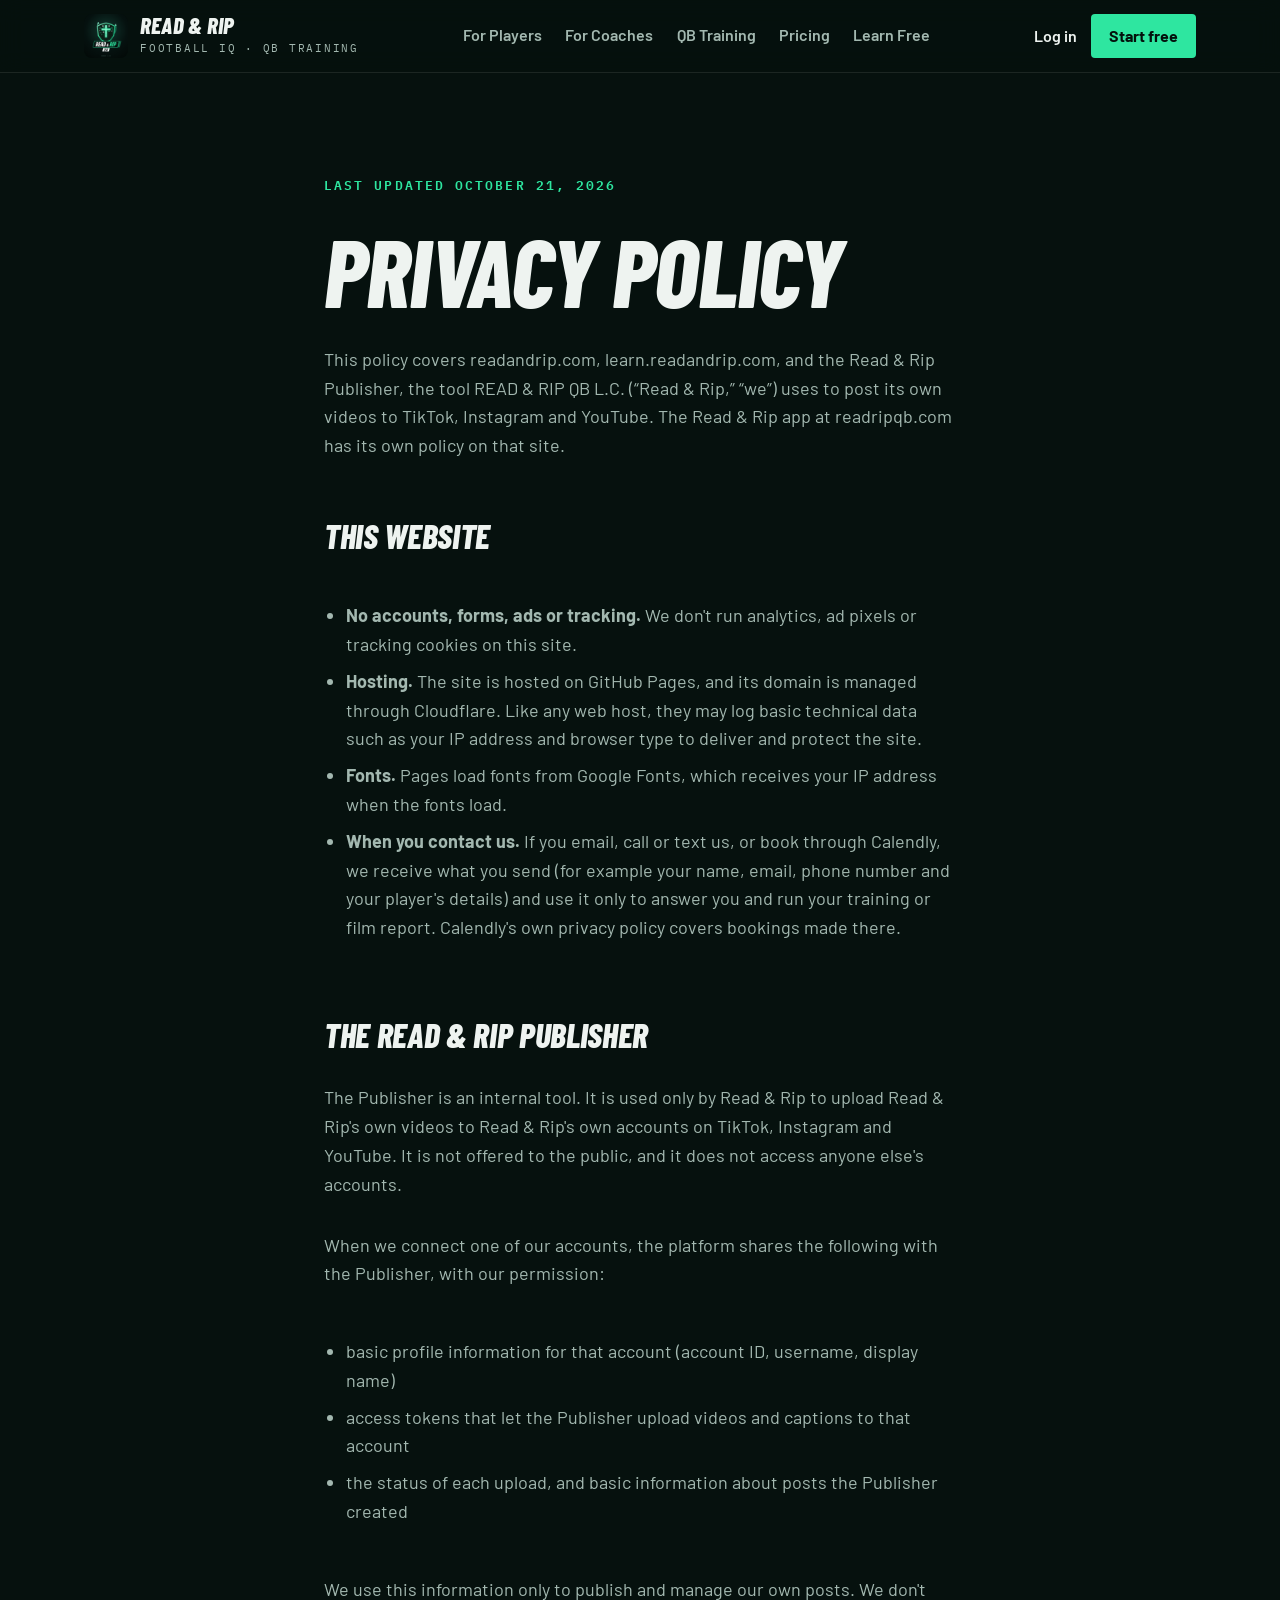
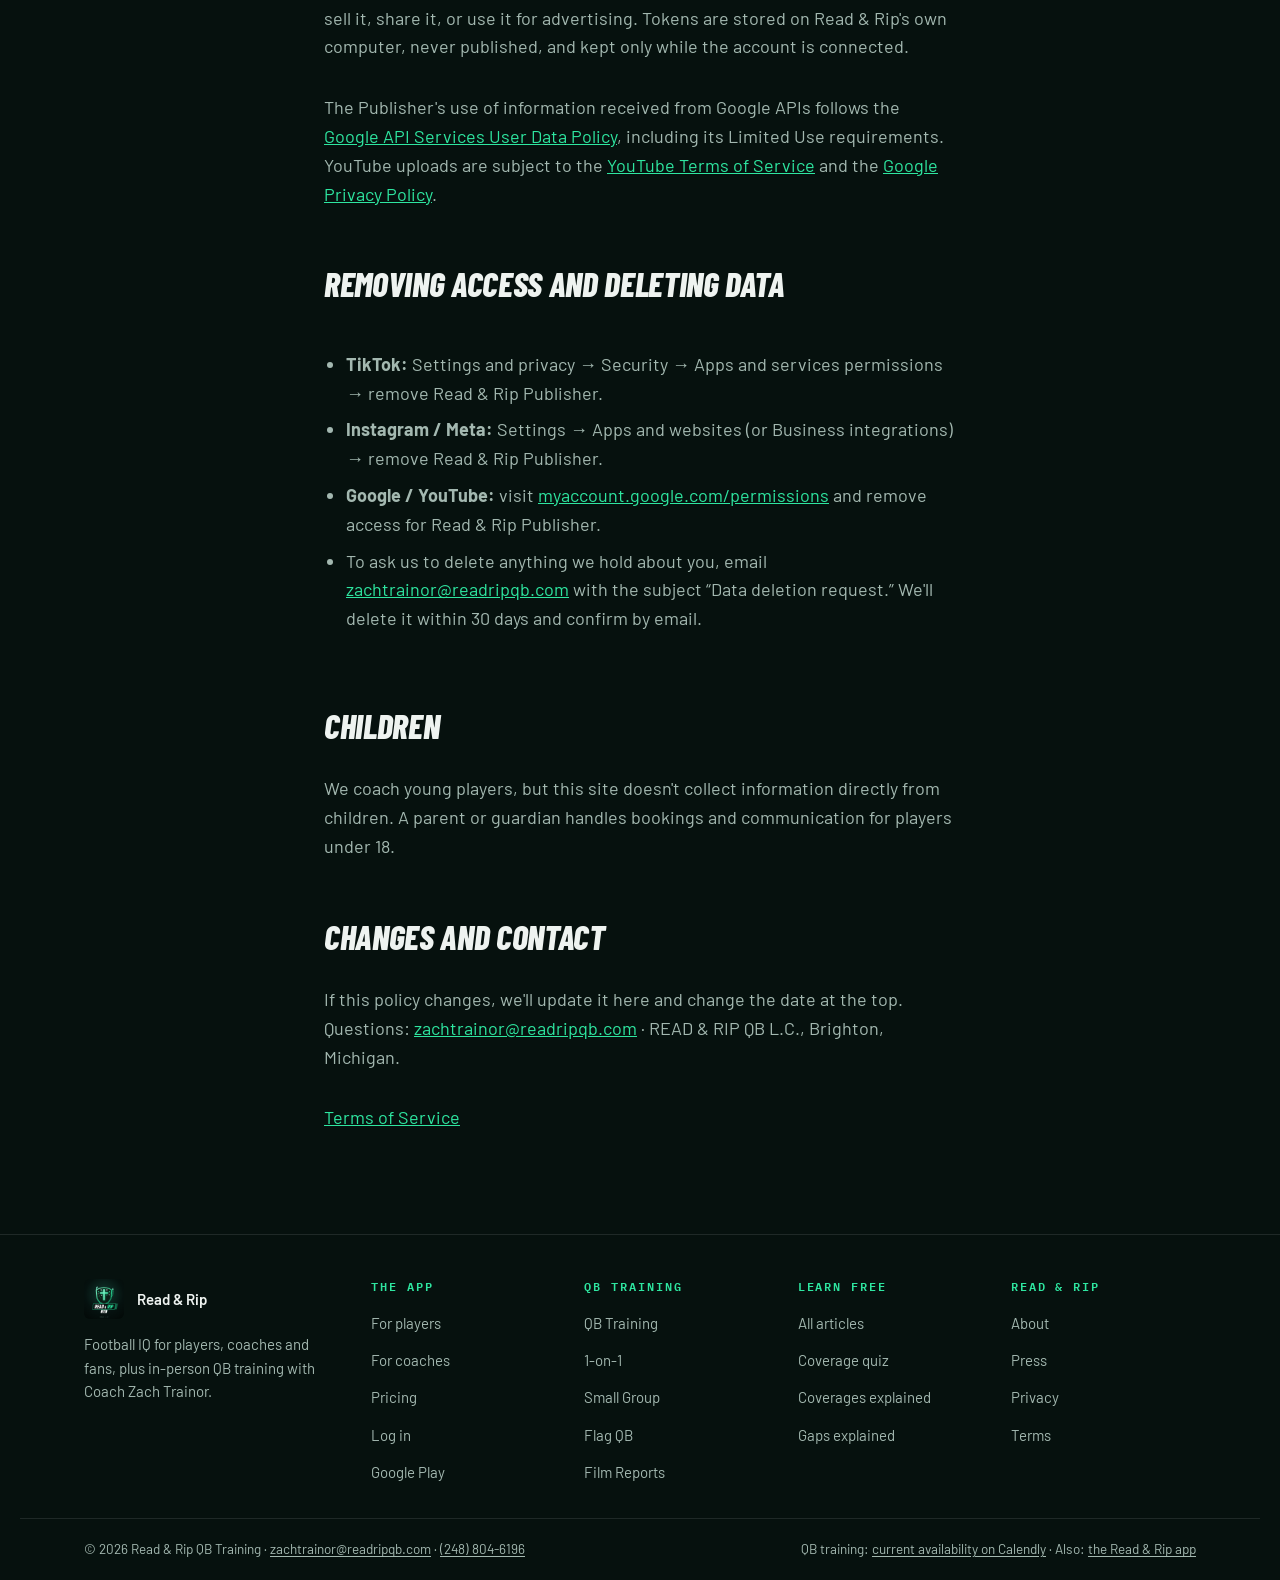
<file: privacy.html>
<!doctype html>
<html lang="en" class="no-js">
<head>
<!-- Google tag (Google Ads, GTM-NDC8D8CG) -->
<script async src="https://www.googletagmanager.com/gtm.js?id=GTM-NDC8D8CG"></script>
<script>
  window.dataLayer = window.dataLayer || [];
  function gtag(){dataLayer.push(arguments);}
  gtag('js', new Date());
</script>
<meta charset="utf-8">
<script>document.documentElement.classList.remove("no-js")</script>
<meta name="viewport" content="width=device-width, initial-scale=1">
<title>Privacy Policy | readandrip.com and the Read &amp; Rip Publisher</title>
<meta name="description" content="No accounts, ads or tracking on readandrip.com. How Read &amp; Rip handles what you send us, and what its Publisher tool does with TikTok, Instagram and YouTube.">
<link rel="canonical" href="https://readandrip.com/privacy.html">
<meta name="robots" content="index,follow">
<meta property="og:type" content="website">
<meta property="og:site_name" content="Read &amp; Rip">
<meta property="og:title" content="Privacy Policy | readandrip.com and the Read &amp; Rip Publisher">
<meta property="og:description" content="No accounts, ads or tracking on readandrip.com. How Read &amp; Rip handles what you send us, and what its Publisher tool does with TikTok, Instagram and YouTube.">
<meta property="og:url" content="https://readandrip.com/privacy.html">
<meta property="og:image" content="https://readandrip.com/assets/og-image.jpg">
<meta property="og:image:width" content="1200">
<meta property="og:image:height" content="630">
<meta property="og:locale" content="en_US">
<meta name="twitter:card" content="summary_large_image">
<meta name="twitter:title" content="Privacy Policy | readandrip.com and the Read &amp; Rip Publisher">
<meta name="twitter:description" content="No accounts, ads or tracking on readandrip.com. How Read &amp; Rip handles what you send us, and what its Publisher tool does with TikTok, Instagram and YouTube.">
<meta name="twitter:image" content="https://readandrip.com/assets/og-image.jpg">
<meta name="theme-color" content="#06110E">
<link rel="icon" type="image/png" href="assets/favicon.png">
<link rel="apple-touch-icon" href="assets/apple-touch-icon.png">
<link rel="preconnect" href="https://fonts.googleapis.com">
<link rel="preconnect" href="https://fonts.gstatic.com" crossorigin>
<link rel="stylesheet" href="https://fonts.googleapis.com/css2?family=Barlow+Condensed:ital,wght@1,700;1,800&family=Barlow:wght@400;500;600;700&family=IBM+Plex+Mono:wght@500;600&display=swap">
<link rel="stylesheet" href="styles.css">
<script src="site.js" defer></script>
<style>
  .legaldoc{max-width:76ch}
  .legaldoc h2{font-size:clamp(26px,3.2vw,34px);margin-top:28px}
  .legaldoc p,.legaldoc li{font-size:18px;line-height:1.6;color:var(--muted)}
  .legaldoc ul{padding-left:22px;display:grid;gap:8px}
  .legaldoc a{color:var(--accent)}
</style>
</head>
<body>
<a class="skip" href="#main">Skip to content</a>
<header class="site">
  <div class="wrap navbar">
    <a class="brand" href="index.html">
      <img src="assets/logo.png" alt="" width="224" height="224">
      <span>
        <span class="name">Read &amp; Rip</span>
        <span class="where">Football IQ &middot; QB Training</span>
      </span>
    </a>
    <nav class="main" aria-label="Main">
      <a href="app.html">For Players</a>
      <a href="coaches.html">For Coaches</a>
      <a href="training.html">QB Training</a>
      <a href="pricing.html">Pricing</a>
      <a href="https://learn.readandrip.com">Learn Free</a>
    </nav>
    <div class="nav-actions">
      <a class="login" href="https://readripqb.com/login">Log in</a>
      <a class="btn sm" href="https://readripqb.com">Start free</a>
      <button class="menu-btn" type="button" aria-expanded="false" aria-controls="site-menu" data-menu-open><span class="bars" aria-hidden="true"><i></i></span>Menu</button>
    </div>
  </div>
  <div class="menu-panel" id="site-menu" role="dialog" aria-modal="true" aria-label="Site menu" hidden>
    <div class="menu-top">
      <a class="brand" href="index.html"><img src="assets/logo.png" alt="" width="224" height="224"><span class="name">Read &amp; Rip</span><span class="sr-only">home</span></a>
      <button class="menu-btn" type="button" data-menu-close style="display:inline-flex">Close</button>
    </div>
    <nav aria-label="Mobile">
      <a href="index.html">Home</a>
      <a href="app.html">For Players</a>
      <a href="coaches.html">For Coaches</a>
      <a href="training.html">QB Training</a>
      <a href="pricing.html">Pricing</a>
      <a href="https://learn.readandrip.com">Learn Free</a>
    </nav>
    <div class="menu-cta">
      <a class="btn" href="https://readripqb.com">Start free</a>
      <a class="btn ghost" href="https://readripqb.com/login">Log in</a>
    </div>
    <p class="menu-note">Booking a QB training session with Zach? That's under <a href="training.html">QB Training</a>, separate from the app.</p>
  </div>
</header>

<main id="main">
  <section>
    <div class="wrap stack legaldoc">
      <span class="mono">Last updated October 21, 2026</span>
      <h1>Privacy Policy</h1>
      <p>This policy covers readandrip.com, learn.readandrip.com, and the Read &amp; Rip Publisher, the tool READ &amp; RIP QB L.C. (&ldquo;Read &amp; Rip,&rdquo; &ldquo;we&rdquo;) uses to post its own videos to TikTok, Instagram and YouTube. The Read &amp; Rip app at readripqb.com has its own policy on that site.</p>

      <h2>This website</h2>
      <ul>
        <li><strong>No accounts, forms, ads or tracking.</strong> We don't run analytics, ad pixels or tracking cookies on this site.</li>
        <li><strong>Hosting.</strong> The site is hosted on GitHub Pages, and its domain is managed through Cloudflare. Like any web host, they may log basic technical data such as your IP address and browser type to deliver and protect the site.</li>
        <li><strong>Fonts.</strong> Pages load fonts from Google Fonts, which receives your IP address when the fonts load.</li>
        <li><strong>When you contact us.</strong> If you email, call or text us, or book through Calendly, we receive what you send (for example your name, email, phone number and your player's details) and use it only to answer you and run your training or film report. Calendly's own privacy policy covers bookings made there.</li>
      </ul>

      <h2>The Read &amp; Rip Publisher</h2>
      <p>The Publisher is an internal tool. It is used only by Read &amp; Rip to upload Read &amp; Rip's own videos to Read &amp; Rip's own accounts on TikTok, Instagram and YouTube. It is not offered to the public, and it does not access anyone else's accounts.</p>
      <p>When we connect one of our accounts, the platform shares the following with the Publisher, with our permission:</p>
      <ul>
        <li>basic profile information for that account (account ID, username, display name)</li>
        <li>access tokens that let the Publisher upload videos and captions to that account</li>
        <li>the status of each upload, and basic information about posts the Publisher created</li>
      </ul>
      <p>We use this information only to publish and manage our own posts. We don't sell it, share it, or use it for advertising. Tokens are stored on Read &amp; Rip's own computer, never published, and kept only while the account is connected.</p>
      <p>The Publisher's use of information received from Google APIs follows the <a href="https://developers.google.com/terms/api-services-user-data-policy">Google API Services User Data Policy</a>, including its Limited Use requirements. YouTube uploads are subject to the <a href="https://www.youtube.com/t/terms">YouTube Terms of Service</a> and the <a href="https://policies.google.com/privacy">Google Privacy Policy</a>.</p>

      <h2>Removing access and deleting data</h2>
      <ul>
        <li><strong>TikTok:</strong> Settings and privacy &rarr; Security &rarr; Apps and services permissions &rarr; remove Read &amp; Rip Publisher.</li>
        <li><strong>Instagram / Meta:</strong> Settings &rarr; Apps and websites (or Business integrations) &rarr; remove Read &amp; Rip Publisher.</li>
        <li><strong>Google / YouTube:</strong> visit <a href="https://myaccount.google.com/permissions">myaccount.google.com/permissions</a> and remove access for Read &amp; Rip Publisher.</li>
        <li>To ask us to delete anything we hold about you, email <a href="mailto:zachtrainor@readripqb.com?subject=Data%20deletion%20request">zachtrainor@readripqb.com</a> with the subject &ldquo;Data deletion request.&rdquo; We'll delete it within 30 days and confirm by email.</li>
      </ul>

      <h2>Children</h2>
      <p>We coach young players, but this site doesn't collect information directly from children. A parent or guardian handles bookings and communication for players under 18.</p>

      <h2>Changes and contact</h2>
      <p>If this policy changes, we'll update it here and change the date at the top. Questions: <a href="mailto:zachtrainor@readripqb.com">zachtrainor@readripqb.com</a> &middot; READ &amp; RIP QB L.C., Brighton, Michigan.</p>
      <p><a href="terms.html">Terms of Service</a></p>
    </div>
  </section>
</main>

<footer class="site">
  <div class="wrap cols">
    <div class="about-col">
      <div class="id"><img src="assets/logo.png" alt="" width="224" height="224"><span>Read &amp; Rip</span></div>
      <p>Football IQ for players, coaches and fans, plus in-person QB training with Coach Zach Trainor.</p>
    </div>
    <nav aria-label="The app">
      <h2>The app</h2>
      <ul>
        <li><a href="app.html">For players</a></li>
        <li><a href="coaches.html">For coaches</a></li>
        <li><a href="pricing.html">Pricing</a></li>
        <li><a href="https://readripqb.com/login">Log in</a></li>
        <li><a href="https://play.google.com/store/apps/details?id=com.readripqb.app">Google Play</a></li>
      </ul>
    </nav>
    <nav aria-label="QB training">
      <h2>QB training</h2>
      <ul>
        <li><a href="training.html">QB Training</a></li>
        <li><a href="one-on-one-qb-training.html">1-on-1</a></li>
        <li><a href="small-group-qb-training.html">Small Group</a></li>
        <li><a href="flag-football-qb-training.html">Flag QB</a></li>
        <li><a href="film-report.html">Film Reports</a></li>
      </ul>
    </nav>
    <nav aria-label="Learn">
      <h2>Learn free</h2>
      <ul>
        <li><a href="https://learn.readandrip.com">All articles</a></li>
        <li><a href="https://learn.readandrip.com/coverage-quiz/">Coverage quiz</a></li>
        <li><a href="https://learn.readandrip.com/football-coverages-explained/">Coverages explained</a></li>
        <li><a href="https://learn.readandrip.com/what-is-a-gap-in-football/">Gaps explained</a></li>
      </ul>
    </nav>
    <nav aria-label="Company">
      <h2>Read &amp; Rip</h2>
      <ul>
        <li><a href="about.html">About</a></li>
        <li><a href="press.html">Press</a></li>
        <li><a href="privacy.html">Privacy</a></li>
        <li><a href="terms.html">Terms</a></li>
      </ul>
    </nav>
  </div>
  <div class="wrap legal">
    <span>&copy; 2026 Read &amp; Rip QB Training &middot; <a href="mailto:zachtrainor@readripqb.com">zachtrainor@readripqb.com</a> &middot; <a href="tel:+12488046196">(248) 804-6196</a></span>
    <span>QB training: <a href="https://calendly.com/zachtrainor-readripqb/individual-qb-training-75">current availability on Calendly</a> &middot; Also: <a href="https://readripqb.com">the Read &amp; Rip app</a></span>
  </div>
</footer>
</body>
</html>
</file>
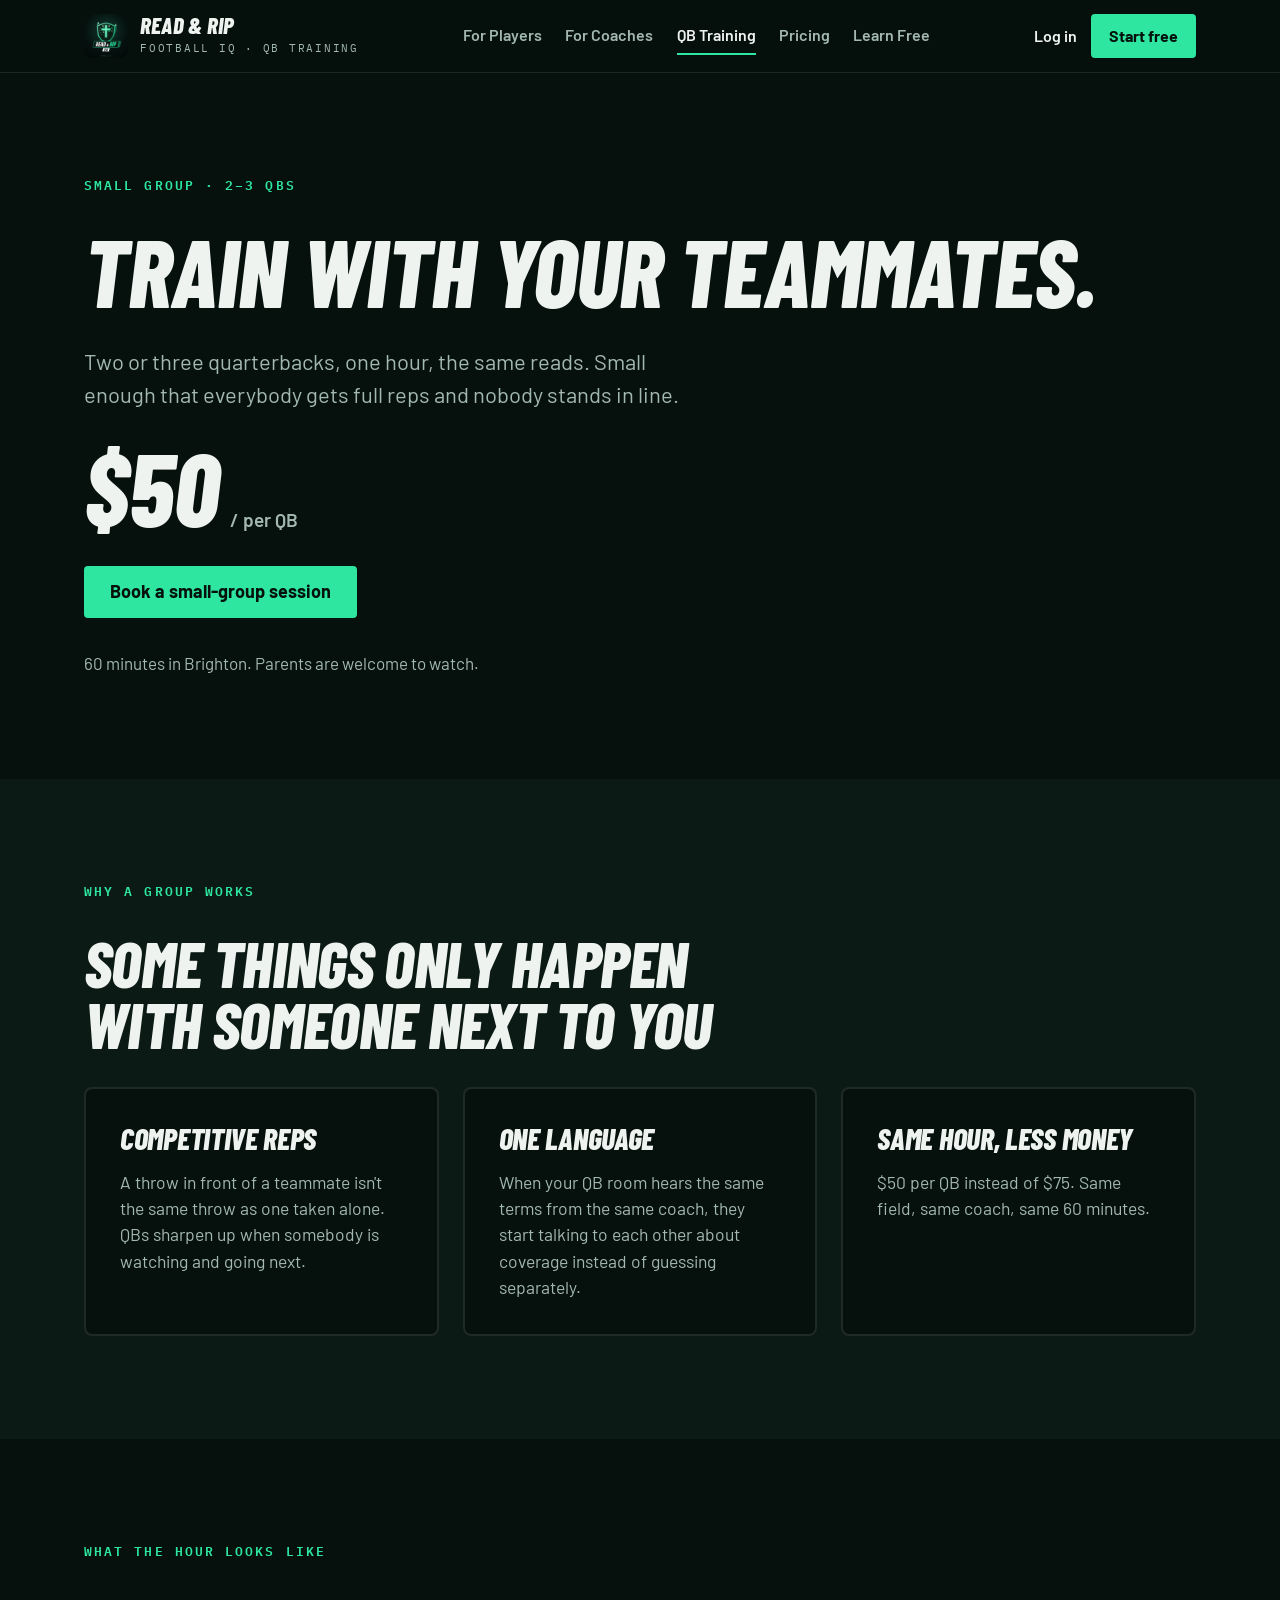
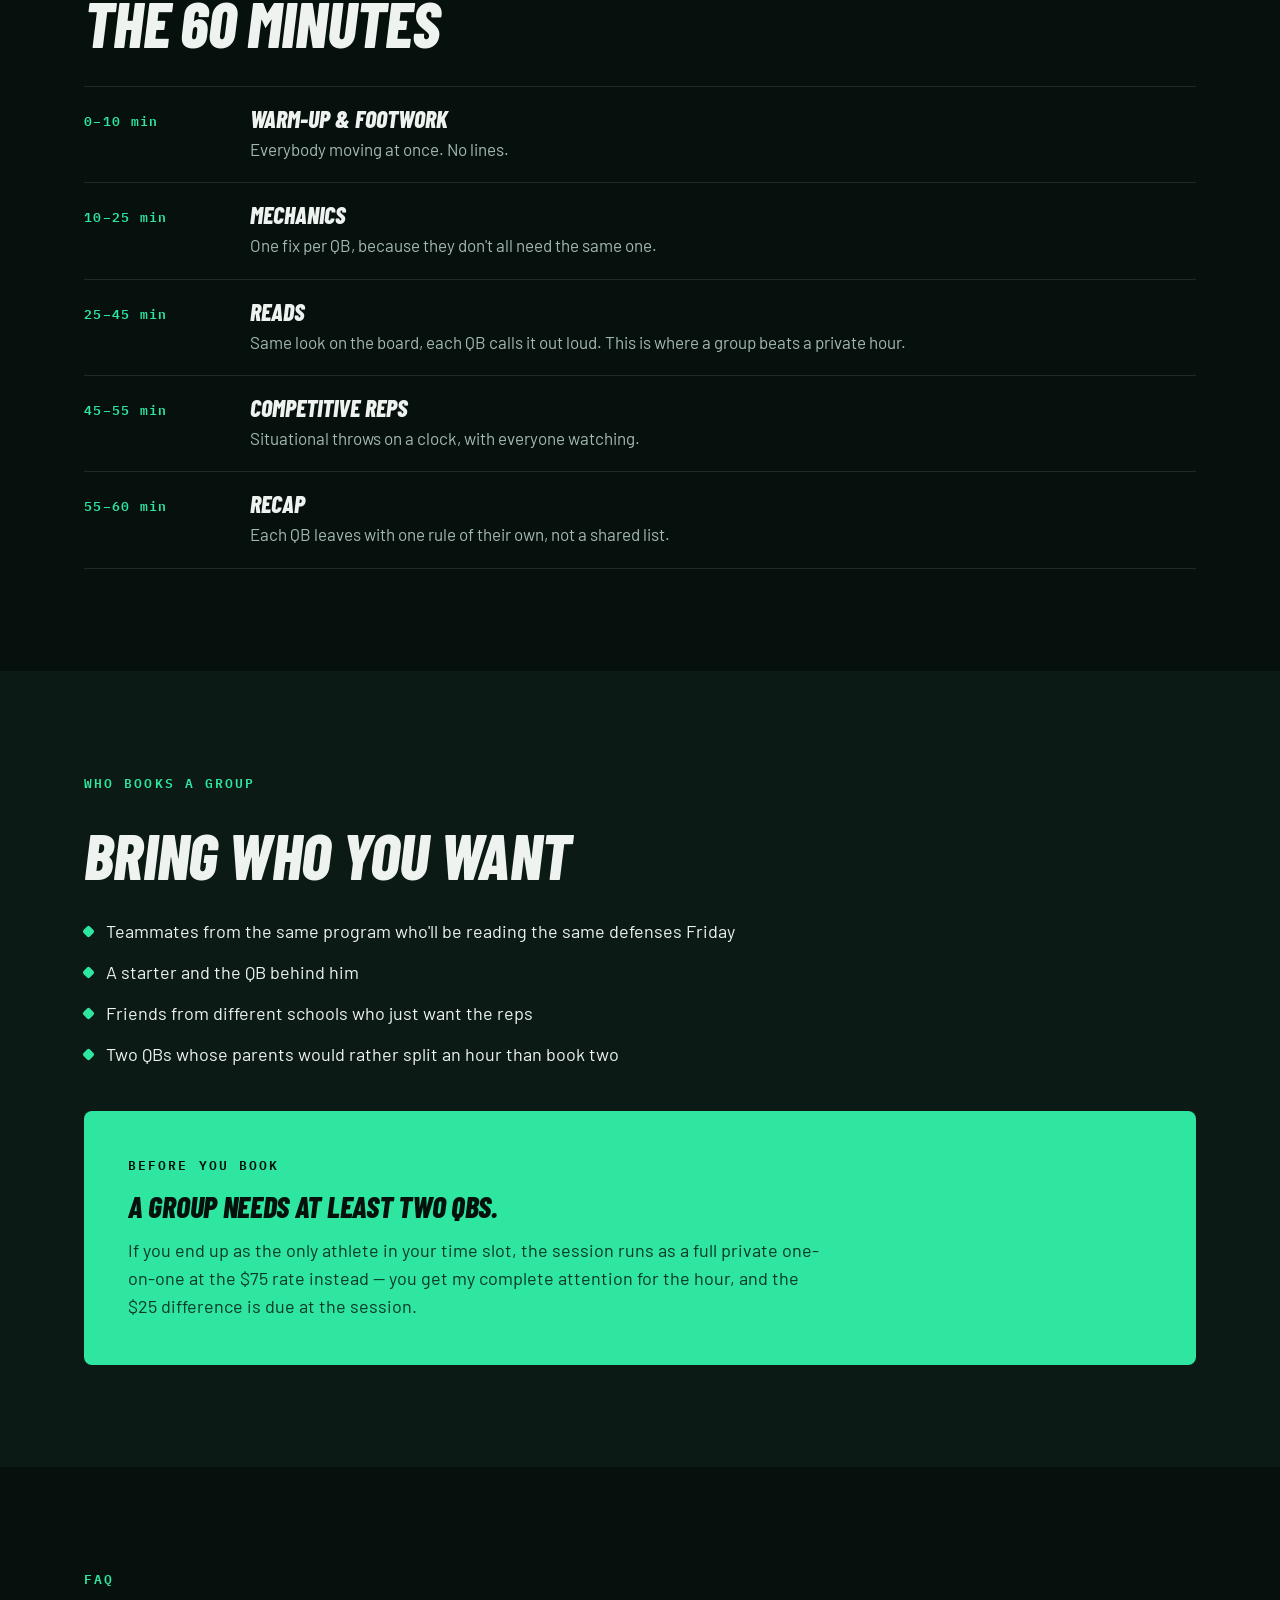
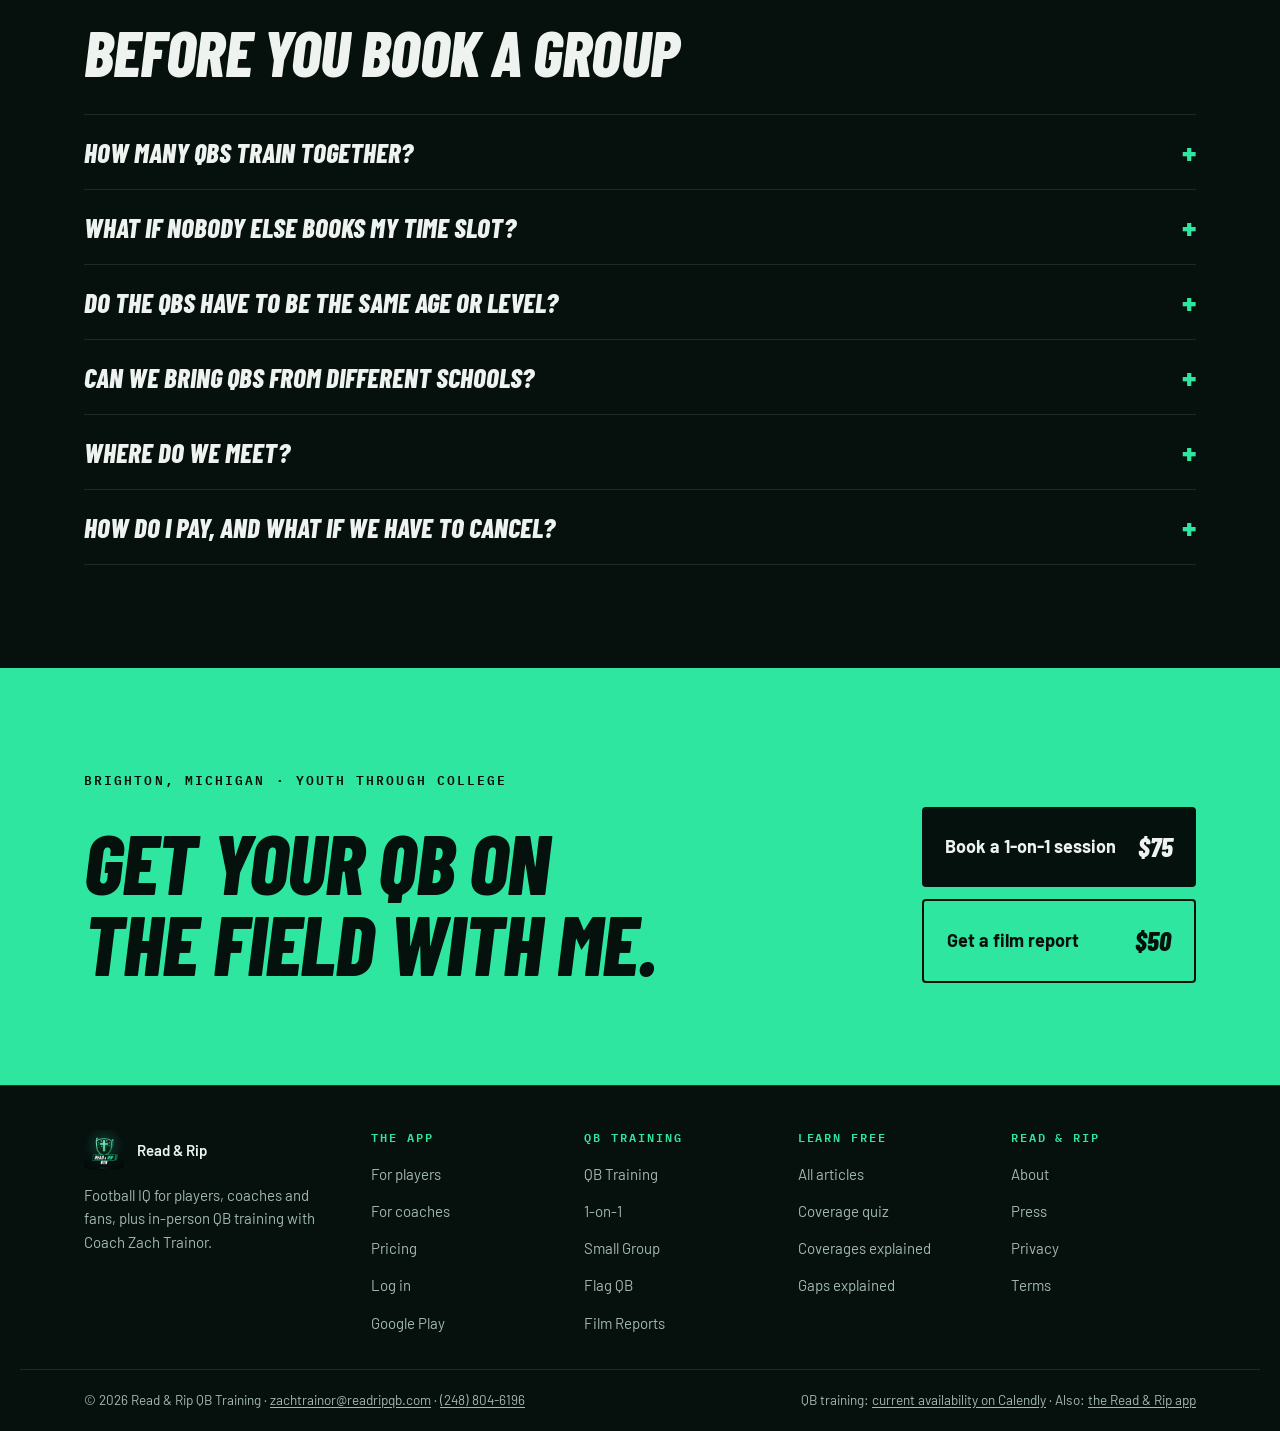
<file: small-group-qb-training.html>
<!doctype html>
<html lang="en" class="no-js">
<head>
<!-- Google tag (Google Ads, GTM-NDC8D8CG) -->
<script async src="https://www.googletagmanager.com/gtm.js?id=GTM-NDC8D8CG"></script>
<script>
  window.dataLayer = window.dataLayer || [];
  function gtag(){dataLayer.push(arguments);}
  gtag('js', new Date());
</script>
<meta charset="utf-8">
<script>document.documentElement.classList.remove("no-js")</script>
<meta name="viewport" content="width=device-width, initial-scale=1">
<title>Small Group QB Training in Brighton, MI &mdash; $50 per QB</title>
<meta name="description" content="Small-group QB training in Brighton, Michigan. Two or three QBs, 60 minutes, $50 per QB: mechanics, footwork, coverage recognition and competitive reps.">
<link rel="canonical" href="https://readandrip.com/small-group-qb-training.html">
<meta name="robots" content="index,follow,max-image-preview:large">
<meta name="theme-color" content="#06110E">
<meta property="og:type" content="website">
<meta property="og:site_name" content="Read &amp; Rip">
<meta property="og:title" content="Small Group QB Training in Brighton, MI &mdash; $50 per QB">
<meta property="og:description" content="Small-group QB training in Brighton, Michigan. Two or three QBs, 60 minutes, $50 per QB: mechanics, footwork, coverage recognition and competitive reps.">
<meta property="og:url" content="https://readandrip.com/small-group-qb-training.html">
<meta property="og:image" content="https://readandrip.com/assets/og-image.jpg">
<meta property="og:image:width" content="1200">
<meta property="og:image:height" content="630">
<meta property="og:locale" content="en_US">
<meta name="twitter:card" content="summary_large_image">
<meta name="twitter:title" content="Small Group QB Training in Brighton, MI &mdash; $50 per QB">
<meta name="twitter:description" content="Small-group QB training in Brighton, Michigan. Two or three QBs, 60 minutes, $50 per QB: mechanics, footwork, coverage recognition and competitive reps.">
<meta name="twitter:image" content="https://readandrip.com/assets/og-image.jpg">
<meta name="geo.region" content="US-MI">
<meta name="geo.placename" content="Brighton, Michigan">
<link rel="icon" type="image/png" href="assets/favicon.png">
<link rel="apple-touch-icon" href="assets/apple-touch-icon.png">
<link rel="preconnect" href="https://fonts.googleapis.com">
<link rel="preconnect" href="https://fonts.gstatic.com" crossorigin>
<link rel="stylesheet" href="https://fonts.googleapis.com/css2?family=Barlow+Condensed:ital,wght@1,700;1,800&family=Barlow:wght@400;500;600;700&family=IBM+Plex+Mono:wght@500;600&display=swap">
<link rel="stylesheet" href="styles.css">
<script src="site.js" defer></script>
<script type="application/ld+json">{
  "@context": "https://schema.org",
  "@graph": [
    {
      "@type": "Service",
      "name": "Small Group Quarterback Training",
      "description": "Sixty minutes of small-group quarterback training in Brighton, Michigan for two or three quarterbacks, covering footwork, throwing mechanics, coverage recognition, pre-snap reads and competitive situational reps.",
      "serviceType": "Sports Coaching",
      "provider": {
        "@id": "https://readandrip.com/#business"
      },
      "areaServed": {
        "@type": "State",
        "name": "Michigan"
      },
      "offers": {
        "@type": "Offer",
        "price": "50",
        "priceCurrency": "USD",
        "url": "https://calendly.com/zachtrainor-readripqb/small-group-qb-training",
        "availability": "https://schema.org/InStock"
      }
    },
    {
      "@type": "FAQPage",
      "mainEntity": [
        {
          "@type": "Question",
          "name": "How many QBs train together?",
          "acceptedAnswer": {
            "@type": "Answer",
            "text": "Two or three. Small enough that every QB gets full reps and nobody stands in line."
          }
        },
        {
          "@type": "Question",
          "name": "What if nobody else books my time slot?",
          "acceptedAnswer": {
            "@type": "Answer",
            "text": "Small groups need a minimum of two QBs. If you end up as the only athlete in your slot, the session runs as a full private one-on-one at the $75 rate instead, and the $25 difference is due at the session."
          }
        },
        {
          "@type": "Question",
          "name": "Do the QBs have to be the same age or level?",
          "acceptedAnswer": {
            "@type": "Answer",
            "text": "No. Everyone reads the same look; what changes is how far I go with each QB on it. A varsity starter and the backup behind him get a lot out of the same hour."
          }
        },
        {
          "@type": "Question",
          "name": "Can we bring QBs from different schools?",
          "acceptedAnswer": {
            "@type": "Answer",
            "text": "Yes. Teammates, friends from other programs, or a couple of QBs who just want the reps."
          }
        },
        {
          "@type": "Question",
          "name": "Where do we meet?",
          "acceptedAnswer": {
            "@type": "Answer",
            "text": "Brighton, Michigan. I text the exact location before your session."
          }
        },
        {
          "@type": "Question",
          "name": "How do I pay, and what if we have to cancel?",
          "acceptedAnswer": {
            "@type": "Answer",
            "text": "Payment is due at booking. Reschedule free with 24 hours' notice; cancel with 24 hours' notice for a full refund. If weather forces me to call off an outdoor session, you choose a free reschedule or a full refund."
          }
        }
      ]
    }
  ]
}</script>
</head>
<body>
<a class="skip" href="#main">Skip to content</a>
<header class="site">
  <div class="wrap navbar">
    <a class="brand" href="index.html">
      <img src="assets/logo.png" alt="" width="224" height="224">
      <span>
        <span class="name">Read &amp; Rip</span>
        <span class="where">Football IQ &middot; QB Training</span>
      </span>
    </a>
    <nav class="main" aria-label="Main">
      <a href="app.html">For Players</a>
      <a href="coaches.html">For Coaches</a>
      <a href="training.html" aria-current="true">QB Training</a>
      <a href="pricing.html">Pricing</a>
      <a href="https://learn.readandrip.com">Learn Free</a>
    </nav>
    <div class="nav-actions">
      <a class="login" href="https://readripqb.com/login">Log in</a>
      <a class="btn sm" href="https://readripqb.com">Start free</a>
      <button class="menu-btn" type="button" aria-expanded="false" aria-controls="site-menu" data-menu-open><span class="bars" aria-hidden="true"><i></i></span>Menu</button>
    </div>
  </div>
  <div class="menu-panel" id="site-menu" role="dialog" aria-modal="true" aria-label="Site menu" hidden>
    <div class="menu-top">
      <a class="brand" href="index.html"><img src="assets/logo.png" alt="" width="224" height="224"><span class="name">Read &amp; Rip</span><span class="sr-only">home</span></a>
      <button class="menu-btn" type="button" data-menu-close style="display:inline-flex">Close</button>
    </div>
    <nav aria-label="Mobile">
      <a href="index.html">Home</a>
      <a href="app.html">For Players</a>
      <a href="coaches.html">For Coaches</a>
      <a href="training.html" aria-current="true">QB Training</a>
      <a href="pricing.html">Pricing</a>
      <a href="https://learn.readandrip.com">Learn Free</a>
    </nav>
    <div class="menu-cta">
      <a class="btn" href="https://readripqb.com">Start free</a>
      <a class="btn ghost" href="https://readripqb.com/login">Log in</a>
    </div>
    <p class="menu-note">Booking a QB training session with Zach? That's under <a href="training.html">QB Training</a>, separate from the app.</p>
  </div>
</header>

<main id="main">
  <section>
    <div class="wrap hero solo">
      <div class="stack">
        <span class="mono">Small group &middot; 2&ndash;3 QBs</span>
        <h1>Train with your teammates.</h1>
        <p style="font-size:clamp(18px,2.2vw,22px);line-height:1.5;color:var(--muted);max-width:620px">Two or three quarterbacks, one hour, the same reads. Small enough that everybody gets full reps and nobody stands in line.</p>
        <div class="amount" style="display:flex;align-items:baseline;gap:11px">
          <span style="font-family:'Barlow Condensed',sans-serif;font-weight:800;font-style:italic;font-size:clamp(64px,8vw,104px);line-height:.85">$50</span>
          <span style="font-size:19px;font-weight:600;color:var(--muted)">/ per QB</span>
        </div>
        <div class="btnrow"><a class="btn" href="https://calendly.com/zachtrainor-readripqb/small-group-qb-training">Book a small-group session</a></div>
        <p class="muted">60 minutes in Brighton. Parents are welcome to watch.</p>
      </div>
    </div>
  </section>

  <section class="tint">
    <div class="wrap stack">
      <span class="mono">Why a group works</span>
      <h2>Some things only happen with someone next to you</h2>
      <div class="grid g3">
        <div class="card"><h3>Competitive reps</h3><p>A throw in front of a teammate isn't the same throw as one taken alone. QBs sharpen up when somebody is watching and going next.</p></div>
        <div class="card"><h3>One language</h3><p>When your QB room hears the same terms from the same coach, they start talking to each other about coverage instead of guessing separately.</p></div>
        <div class="card"><h3>Same hour, less money</h3><p>$50 per QB instead of $75. Same field, same coach, same 60 minutes.</p></div>
      </div>
    </div>
  </section>

  <section>
    <div class="wrap stack">
      <span class="mono">What the hour looks like</span>
      <h2>The 60 minutes</h2>
      <div class="rows">
        <div class="row"><span class="when">0&ndash;10 min</span><span class="what"><b>Warm-up &amp; footwork</b><span>Everybody moving at once. No lines.</span></span></div>
        <div class="row"><span class="when">10&ndash;25 min</span><span class="what"><b>Mechanics</b><span>One fix per QB, because they don't all need the same one.</span></span></div>
        <div class="row"><span class="when">25&ndash;45 min</span><span class="what"><b>Reads</b><span>Same look on the board, each QB calls it out loud. This is where a group beats a private hour.</span></span></div>
        <div class="row"><span class="when">45&ndash;55 min</span><span class="what"><b>Competitive reps</b><span>Situational throws on a clock, with everyone watching.</span></span></div>
        <div class="row"><span class="when">55&ndash;60 min</span><span class="what"><b>Recap</b><span>Each QB leaves with one rule of their own, not a shared list.</span></span></div>
      </div>
    </div>
  </section>

  <section class="tint">
    <div class="wrap stack">
      <span class="mono">Who books a group</span>
      <h2>Bring who you want</h2>
      <ul class="ticks">
        <li>Teammates from the same program who'll be reading the same defenses Friday</li>
        <li>A starter and the QB behind him</li>
        <li>Friends from different schools who just want the reps</li>
        <li>Two QBs whose parents would rather split an hour than book two</li>
      </ul>
      <div class="band" style="margin-top:10px">
        <span class="mono" style="color:var(--on-accent)">Before you book</span>
        <h3>A group needs at least two QBs.</h3>
        <p>If you end up as the only athlete in your time slot, the session runs as a full private one-on-one at the $75 rate instead &mdash; you get my complete attention for the hour, and the $25 difference is due at the session.</p>
      </div>
    </div>
  </section>

  <section>
    <div class="wrap stack">
      <span class="mono">FAQ</span>
      <h2>Before you book a group</h2>
      <div class="faq">
      <details><summary>How many QBs train together?<span class="plus">+</span></summary><div class="answer">Two or three. Small enough that every QB gets full reps and nobody stands in line.</div></details>
      <details><summary>What if nobody else books my time slot?<span class="plus">+</span></summary><div class="answer">Small groups need a minimum of two QBs. If you end up as the only athlete in your slot, the session runs as a full private one-on-one at the $75 rate instead, and the $25 difference is due at the session.</div></details>
      <details><summary>Do the QBs have to be the same age or level?<span class="plus">+</span></summary><div class="answer">No. Everyone reads the same look; what changes is how far I go with each QB on it. A varsity starter and the backup behind him get a lot out of the same hour.</div></details>
      <details><summary>Can we bring QBs from different schools?<span class="plus">+</span></summary><div class="answer">Yes. Teammates, friends from other programs, or a couple of QBs who just want the reps.</div></details>
      <details><summary>Where do we meet?<span class="plus">+</span></summary><div class="answer">Brighton, Michigan. I text the exact location before your session.</div></details>
      <details><summary>How do I pay, and what if we have to cancel?<span class="plus">+</span></summary><div class="answer">Payment is due at booking. Reschedule free with 24 hours' notice; cancel with 24 hours' notice for a full refund. If weather forces me to call off an outdoor session, you choose a free reschedule or a full refund.</div></details>
      </div>
    </div>
  </section>

  <section class="closer">
    <div class="wrap inner">
      <div class="stack">
        <span class="mono">Brighton, Michigan &middot; Youth through college</span>
        <h2>Get your QB on the field with me.</h2>
      </div>
      <div class="picks">
        <a class="pick" href="https://calendly.com/zachtrainor-readripqb/individual-qb-training-75">Book a 1-on-1 session <span class="amt">$75</span></a>
        <a class="pick outline" href="mailto:zachtrainor@readripqb.com?subject=Film%20report%20request&amp;body=Film%20link%20(Hudl%20or%20Google%20Drive)%3A%0AJersey%20number%3A%0AGrade%3A%0AWhich%20game%3A%0AOne%20question%20you%20want%20answered%3A">Get a film report <span class="amt">$50</span></a>
      </div>
    </div>
  </section>
</main>

<footer class="site">
  <div class="wrap cols">
    <div class="about-col">
      <div class="id"><img src="assets/logo.png" alt="" width="224" height="224"><span>Read &amp; Rip</span></div>
      <p>Football IQ for players, coaches and fans, plus in-person QB training with Coach Zach Trainor.</p>
    </div>
    <nav aria-label="The app">
      <h2>The app</h2>
      <ul>
        <li><a href="app.html">For players</a></li>
        <li><a href="coaches.html">For coaches</a></li>
        <li><a href="pricing.html">Pricing</a></li>
        <li><a href="https://readripqb.com/login">Log in</a></li>
        <li><a href="https://play.google.com/store/apps/details?id=com.readripqb.app">Google Play</a></li>
      </ul>
    </nav>
    <nav aria-label="QB training">
      <h2>QB training</h2>
      <ul>
        <li><a href="training.html">QB Training</a></li>
        <li><a href="one-on-one-qb-training.html">1-on-1</a></li>
        <li><a href="small-group-qb-training.html">Small Group</a></li>
        <li><a href="flag-football-qb-training.html">Flag QB</a></li>
        <li><a href="film-report.html">Film Reports</a></li>
      </ul>
    </nav>
    <nav aria-label="Learn">
      <h2>Learn free</h2>
      <ul>
        <li><a href="https://learn.readandrip.com">All articles</a></li>
        <li><a href="https://learn.readandrip.com/coverage-quiz/">Coverage quiz</a></li>
        <li><a href="https://learn.readandrip.com/football-coverages-explained/">Coverages explained</a></li>
        <li><a href="https://learn.readandrip.com/what-is-a-gap-in-football/">Gaps explained</a></li>
      </ul>
    </nav>
    <nav aria-label="Company">
      <h2>Read &amp; Rip</h2>
      <ul>
        <li><a href="about.html">About</a></li>
        <li><a href="press.html">Press</a></li>
        <li><a href="privacy.html">Privacy</a></li>
        <li><a href="terms.html">Terms</a></li>
      </ul>
    </nav>
  </div>
  <div class="wrap legal">
    <span>&copy; 2026 Read &amp; Rip QB Training &middot; <a href="mailto:zachtrainor@readripqb.com">zachtrainor@readripqb.com</a> &middot; <a href="tel:+12488046196">(248) 804-6196</a></span>
    <span>QB training: <a href="https://calendly.com/zachtrainor-readripqb/individual-qb-training-75">current availability on Calendly</a> &middot; Also: <a href="https://readripqb.com">the Read &amp; Rip app</a></span>
  </div>
</footer>
</body>
</html>
</file>
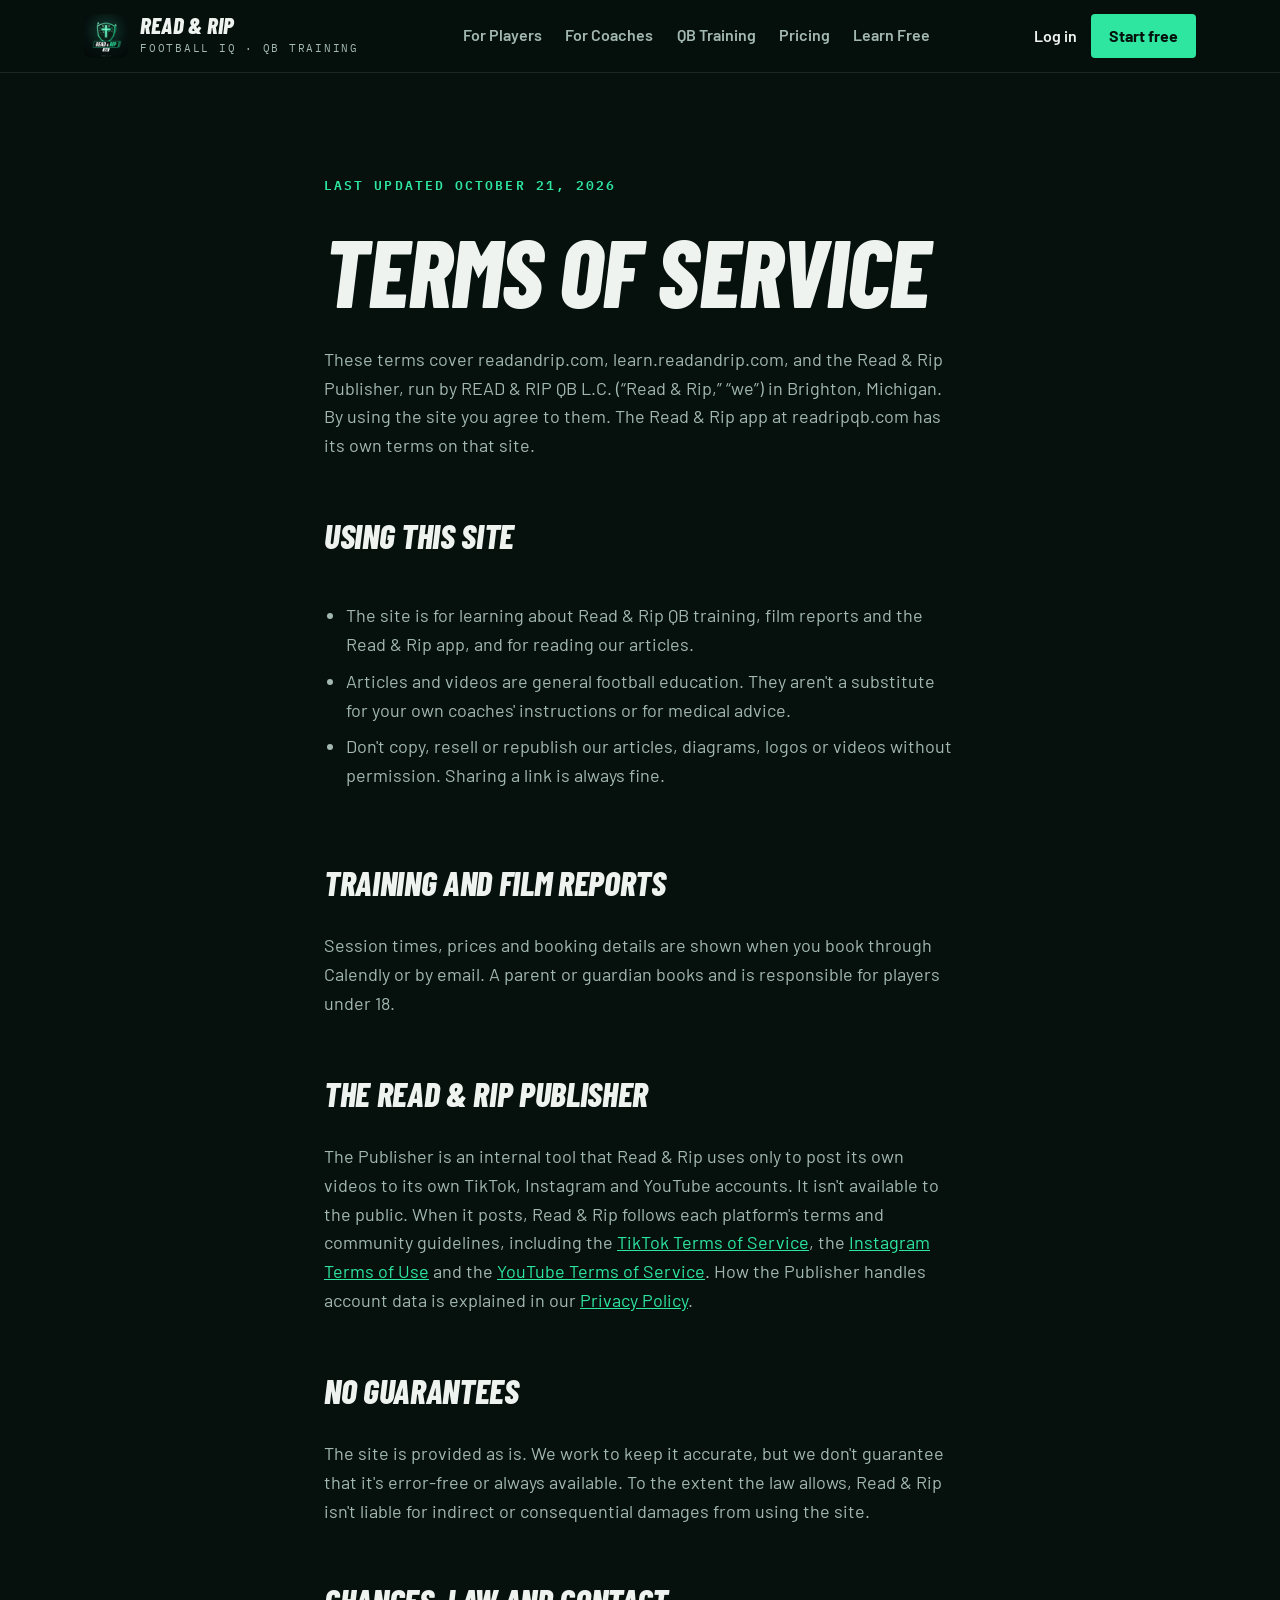
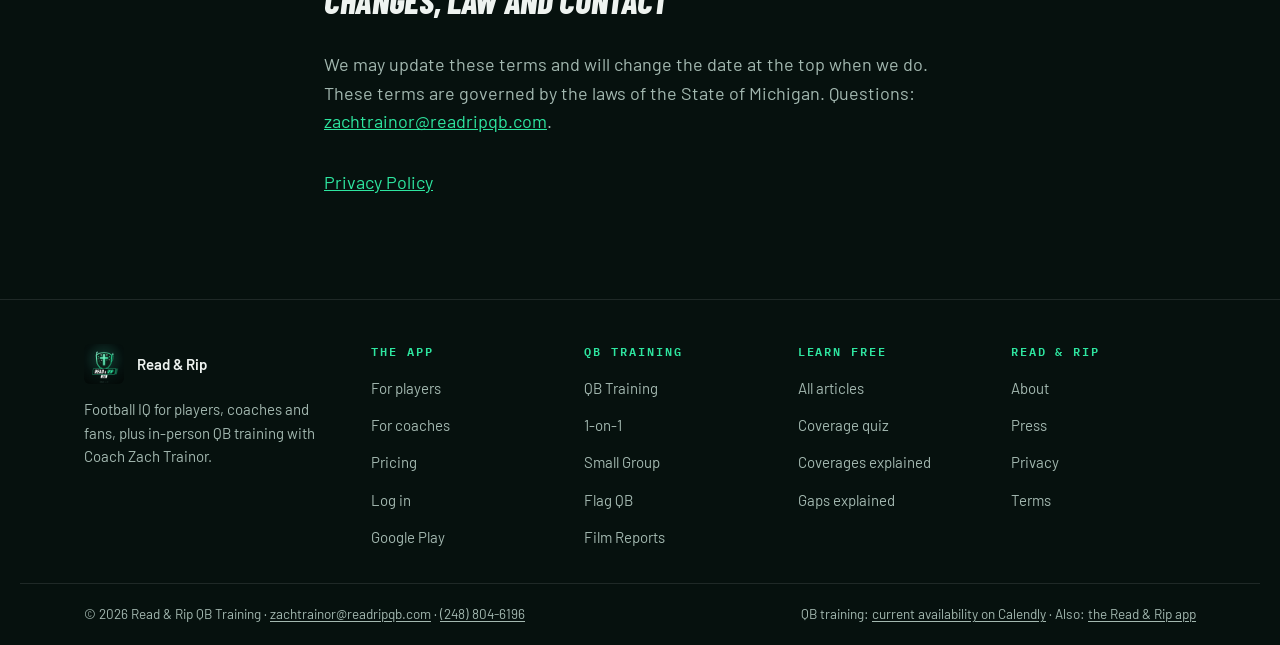
<file: terms.html>
<!doctype html>
<html lang="en" class="no-js">
<head>
<!-- Google tag (Google Ads, GTM-NDC8D8CG) -->
<script async src="https://www.googletagmanager.com/gtm.js?id=GTM-NDC8D8CG"></script>
<script>
  window.dataLayer = window.dataLayer || [];
  function gtag(){dataLayer.push(arguments);}
  gtag('js', new Date());
</script>
<meta charset="utf-8">
<script>document.documentElement.classList.remove("no-js")</script>
<meta name="viewport" content="width=device-width, initial-scale=1">
<title>Terms of Service | readandrip.com and Read &amp; Rip Publisher</title>
<meta name="description" content="Terms for using readandrip.com, learn.readandrip.com and the Read &amp; Rip Publisher, run by READ &amp; RIP QB L.C. Sharing a link to our pages is always fine.">
<link rel="canonical" href="https://readandrip.com/terms.html">
<meta name="robots" content="index,follow">
<meta property="og:type" content="website">
<meta property="og:site_name" content="Read &amp; Rip">
<meta property="og:title" content="Terms of Service | readandrip.com and Read &amp; Rip Publisher">
<meta property="og:description" content="Terms for using readandrip.com, learn.readandrip.com and the Read &amp; Rip Publisher, run by READ &amp; RIP QB L.C. Sharing a link to our pages is always fine.">
<meta property="og:url" content="https://readandrip.com/terms.html">
<meta property="og:image" content="https://readandrip.com/assets/og-image.jpg">
<meta property="og:image:width" content="1200">
<meta property="og:image:height" content="630">
<meta property="og:locale" content="en_US">
<meta name="twitter:card" content="summary_large_image">
<meta name="twitter:title" content="Terms of Service | readandrip.com and Read &amp; Rip Publisher">
<meta name="twitter:description" content="Terms for using readandrip.com, learn.readandrip.com and the Read &amp; Rip Publisher, run by READ &amp; RIP QB L.C. Sharing a link to our pages is always fine.">
<meta name="twitter:image" content="https://readandrip.com/assets/og-image.jpg">
<meta name="theme-color" content="#06110E">
<link rel="icon" type="image/png" href="assets/favicon.png">
<link rel="apple-touch-icon" href="assets/apple-touch-icon.png">
<link rel="preconnect" href="https://fonts.googleapis.com">
<link rel="preconnect" href="https://fonts.gstatic.com" crossorigin>
<link rel="stylesheet" href="https://fonts.googleapis.com/css2?family=Barlow+Condensed:ital,wght@1,700;1,800&family=Barlow:wght@400;500;600;700&family=IBM+Plex+Mono:wght@500;600&display=swap">
<link rel="stylesheet" href="styles.css">
<script src="site.js" defer></script>
<style>
  .legaldoc{max-width:76ch}
  .legaldoc h2{font-size:clamp(26px,3.2vw,34px);margin-top:28px}
  .legaldoc p,.legaldoc li{font-size:18px;line-height:1.6;color:var(--muted)}
  .legaldoc ul{padding-left:22px;display:grid;gap:8px}
  .legaldoc a{color:var(--accent)}
</style>
</head>
<body>
<a class="skip" href="#main">Skip to content</a>
<header class="site">
  <div class="wrap navbar">
    <a class="brand" href="index.html">
      <img src="assets/logo.png" alt="" width="224" height="224">
      <span>
        <span class="name">Read &amp; Rip</span>
        <span class="where">Football IQ &middot; QB Training</span>
      </span>
    </a>
    <nav class="main" aria-label="Main">
      <a href="app.html">For Players</a>
      <a href="coaches.html">For Coaches</a>
      <a href="training.html">QB Training</a>
      <a href="pricing.html">Pricing</a>
      <a href="https://learn.readandrip.com">Learn Free</a>
    </nav>
    <div class="nav-actions">
      <a class="login" href="https://readripqb.com/login">Log in</a>
      <a class="btn sm" href="https://readripqb.com">Start free</a>
      <button class="menu-btn" type="button" aria-expanded="false" aria-controls="site-menu" data-menu-open><span class="bars" aria-hidden="true"><i></i></span>Menu</button>
    </div>
  </div>
  <div class="menu-panel" id="site-menu" role="dialog" aria-modal="true" aria-label="Site menu" hidden>
    <div class="menu-top">
      <a class="brand" href="index.html"><img src="assets/logo.png" alt="" width="224" height="224"><span class="name">Read &amp; Rip</span><span class="sr-only">home</span></a>
      <button class="menu-btn" type="button" data-menu-close style="display:inline-flex">Close</button>
    </div>
    <nav aria-label="Mobile">
      <a href="index.html">Home</a>
      <a href="app.html">For Players</a>
      <a href="coaches.html">For Coaches</a>
      <a href="training.html">QB Training</a>
      <a href="pricing.html">Pricing</a>
      <a href="https://learn.readandrip.com">Learn Free</a>
    </nav>
    <div class="menu-cta">
      <a class="btn" href="https://readripqb.com">Start free</a>
      <a class="btn ghost" href="https://readripqb.com/login">Log in</a>
    </div>
    <p class="menu-note">Booking a QB training session with Zach? That's under <a href="training.html">QB Training</a>, separate from the app.</p>
  </div>
</header>

<main id="main">
  <section>
    <div class="wrap stack legaldoc">
      <span class="mono">Last updated October 21, 2026</span>
      <h1>Terms of Service</h1>
      <p>These terms cover readandrip.com, learn.readandrip.com, and the Read &amp; Rip Publisher, run by READ &amp; RIP QB L.C. (&ldquo;Read &amp; Rip,&rdquo; &ldquo;we&rdquo;) in Brighton, Michigan. By using the site you agree to them. The Read &amp; Rip app at readripqb.com has its own terms on that site.</p>

      <h2>Using this site</h2>
      <ul>
        <li>The site is for learning about Read &amp; Rip QB training, film reports and the Read &amp; Rip app, and for reading our articles.</li>
        <li>Articles and videos are general football education. They aren't a substitute for your own coaches' instructions or for medical advice.</li>
        <li>Don't copy, resell or republish our articles, diagrams, logos or videos without permission. Sharing a link is always fine.</li>
      </ul>

      <h2>Training and film reports</h2>
      <p>Session times, prices and booking details are shown when you book through Calendly or by email. A parent or guardian books and is responsible for players under 18.</p>

      <h2>The Read &amp; Rip Publisher</h2>
      <p>The Publisher is an internal tool that Read &amp; Rip uses only to post its own videos to its own TikTok, Instagram and YouTube accounts. It isn't available to the public. When it posts, Read &amp; Rip follows each platform's terms and community guidelines, including the <a href="https://www.tiktok.com/legal/terms-of-service">TikTok Terms of Service</a>, the <a href="https://help.instagram.com/581066165581870">Instagram Terms of Use</a> and the <a href="https://www.youtube.com/t/terms">YouTube Terms of Service</a>. How the Publisher handles account data is explained in our <a href="privacy.html">Privacy Policy</a>.</p>

      <h2>No guarantees</h2>
      <p>The site is provided as is. We work to keep it accurate, but we don't guarantee that it's error-free or always available. To the extent the law allows, Read &amp; Rip isn't liable for indirect or consequential damages from using the site.</p>

      <h2>Changes, law and contact</h2>
      <p>We may update these terms and will change the date at the top when we do. These terms are governed by the laws of the State of Michigan. Questions: <a href="mailto:zachtrainor@readripqb.com">zachtrainor@readripqb.com</a>.</p>
      <p><a href="privacy.html">Privacy Policy</a></p>
    </div>
  </section>
</main>

<footer class="site">
  <div class="wrap cols">
    <div class="about-col">
      <div class="id"><img src="assets/logo.png" alt="" width="224" height="224"><span>Read &amp; Rip</span></div>
      <p>Football IQ for players, coaches and fans, plus in-person QB training with Coach Zach Trainor.</p>
    </div>
    <nav aria-label="The app">
      <h2>The app</h2>
      <ul>
        <li><a href="app.html">For players</a></li>
        <li><a href="coaches.html">For coaches</a></li>
        <li><a href="pricing.html">Pricing</a></li>
        <li><a href="https://readripqb.com/login">Log in</a></li>
        <li><a href="https://play.google.com/store/apps/details?id=com.readripqb.app">Google Play</a></li>
      </ul>
    </nav>
    <nav aria-label="QB training">
      <h2>QB training</h2>
      <ul>
        <li><a href="training.html">QB Training</a></li>
        <li><a href="one-on-one-qb-training.html">1-on-1</a></li>
        <li><a href="small-group-qb-training.html">Small Group</a></li>
        <li><a href="flag-football-qb-training.html">Flag QB</a></li>
        <li><a href="film-report.html">Film Reports</a></li>
      </ul>
    </nav>
    <nav aria-label="Learn">
      <h2>Learn free</h2>
      <ul>
        <li><a href="https://learn.readandrip.com">All articles</a></li>
        <li><a href="https://learn.readandrip.com/coverage-quiz/">Coverage quiz</a></li>
        <li><a href="https://learn.readandrip.com/football-coverages-explained/">Coverages explained</a></li>
        <li><a href="https://learn.readandrip.com/what-is-a-gap-in-football/">Gaps explained</a></li>
      </ul>
    </nav>
    <nav aria-label="Company">
      <h2>Read &amp; Rip</h2>
      <ul>
        <li><a href="about.html">About</a></li>
        <li><a href="press.html">Press</a></li>
        <li><a href="privacy.html">Privacy</a></li>
        <li><a href="terms.html">Terms</a></li>
      </ul>
    </nav>
  </div>
  <div class="wrap legal">
    <span>&copy; 2026 Read &amp; Rip QB Training &middot; <a href="mailto:zachtrainor@readripqb.com">zachtrainor@readripqb.com</a> &middot; <a href="tel:+12488046196">(248) 804-6196</a></span>
    <span>QB training: <a href="https://calendly.com/zachtrainor-readripqb/individual-qb-training-75">current availability on Calendly</a> &middot; Also: <a href="https://readripqb.com">the Read &amp; Rip app</a></span>
  </div>
</footer>
</body>
</html>
</file>
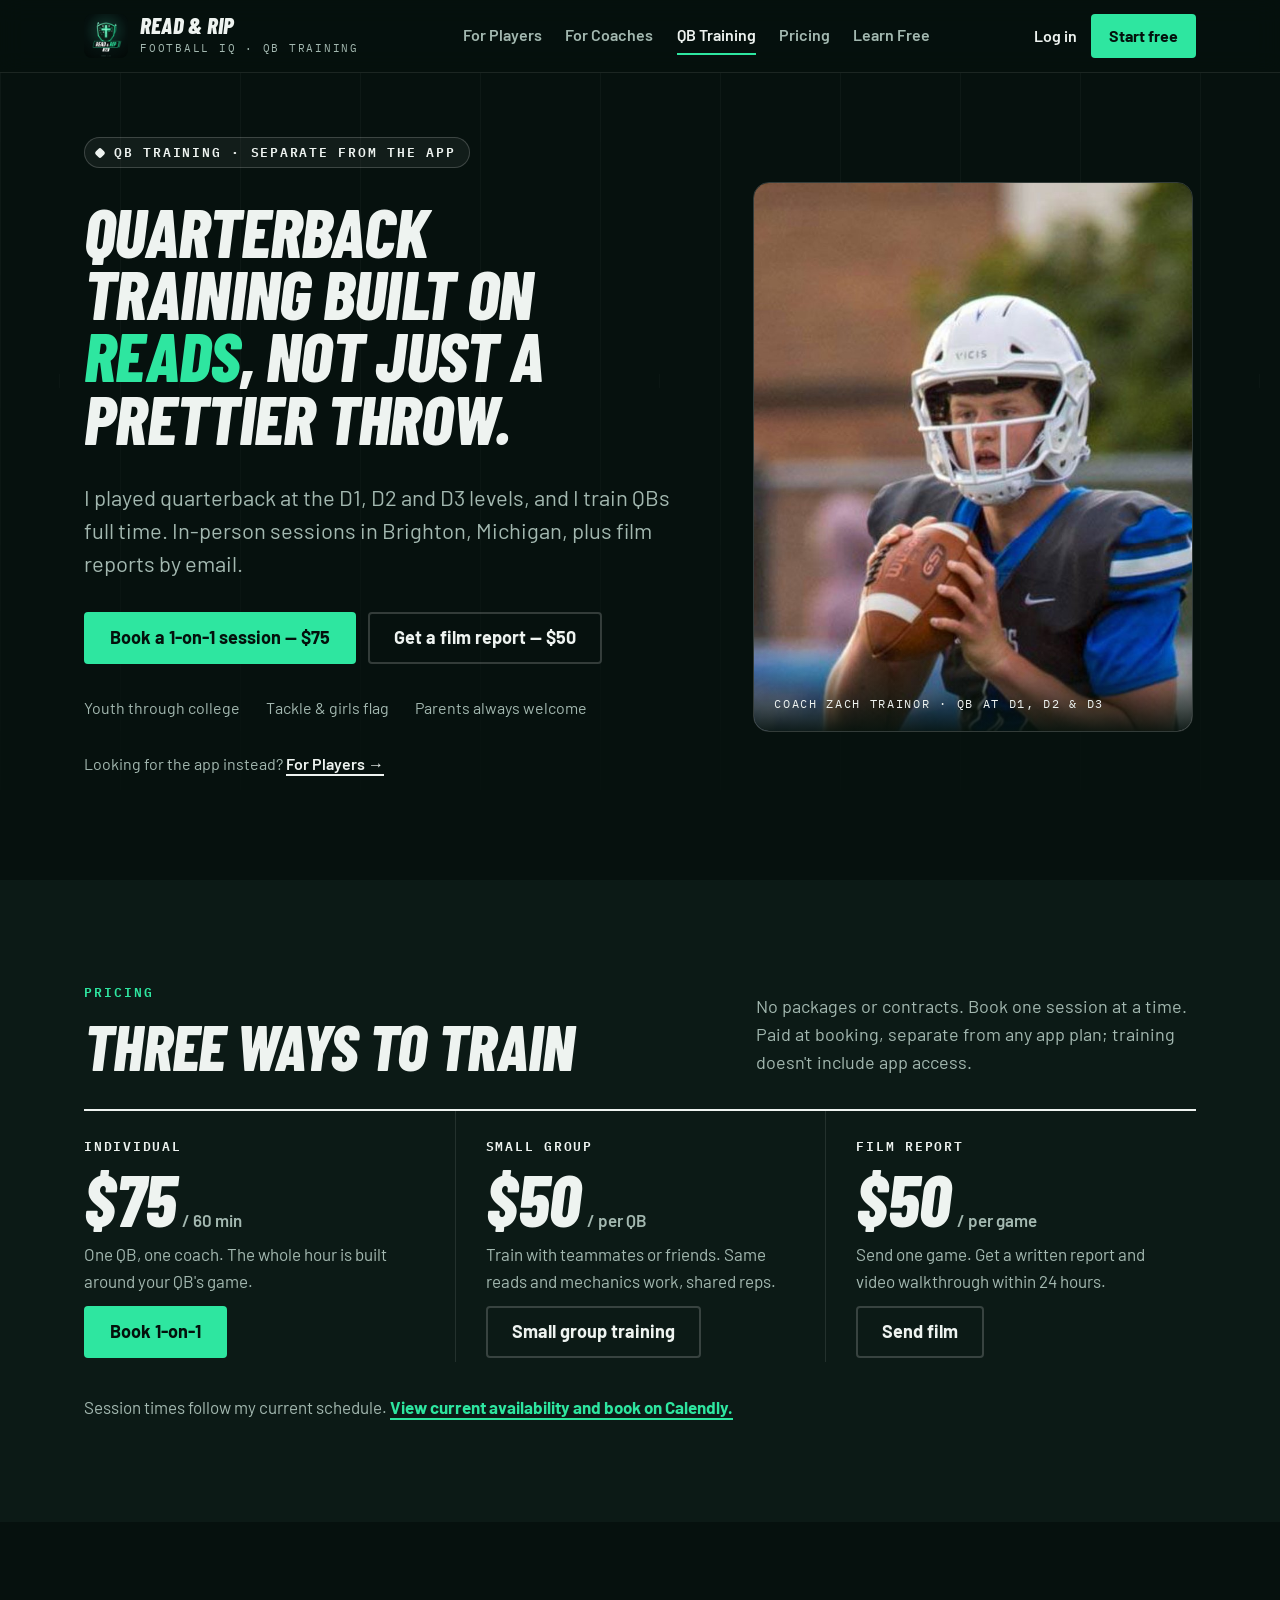
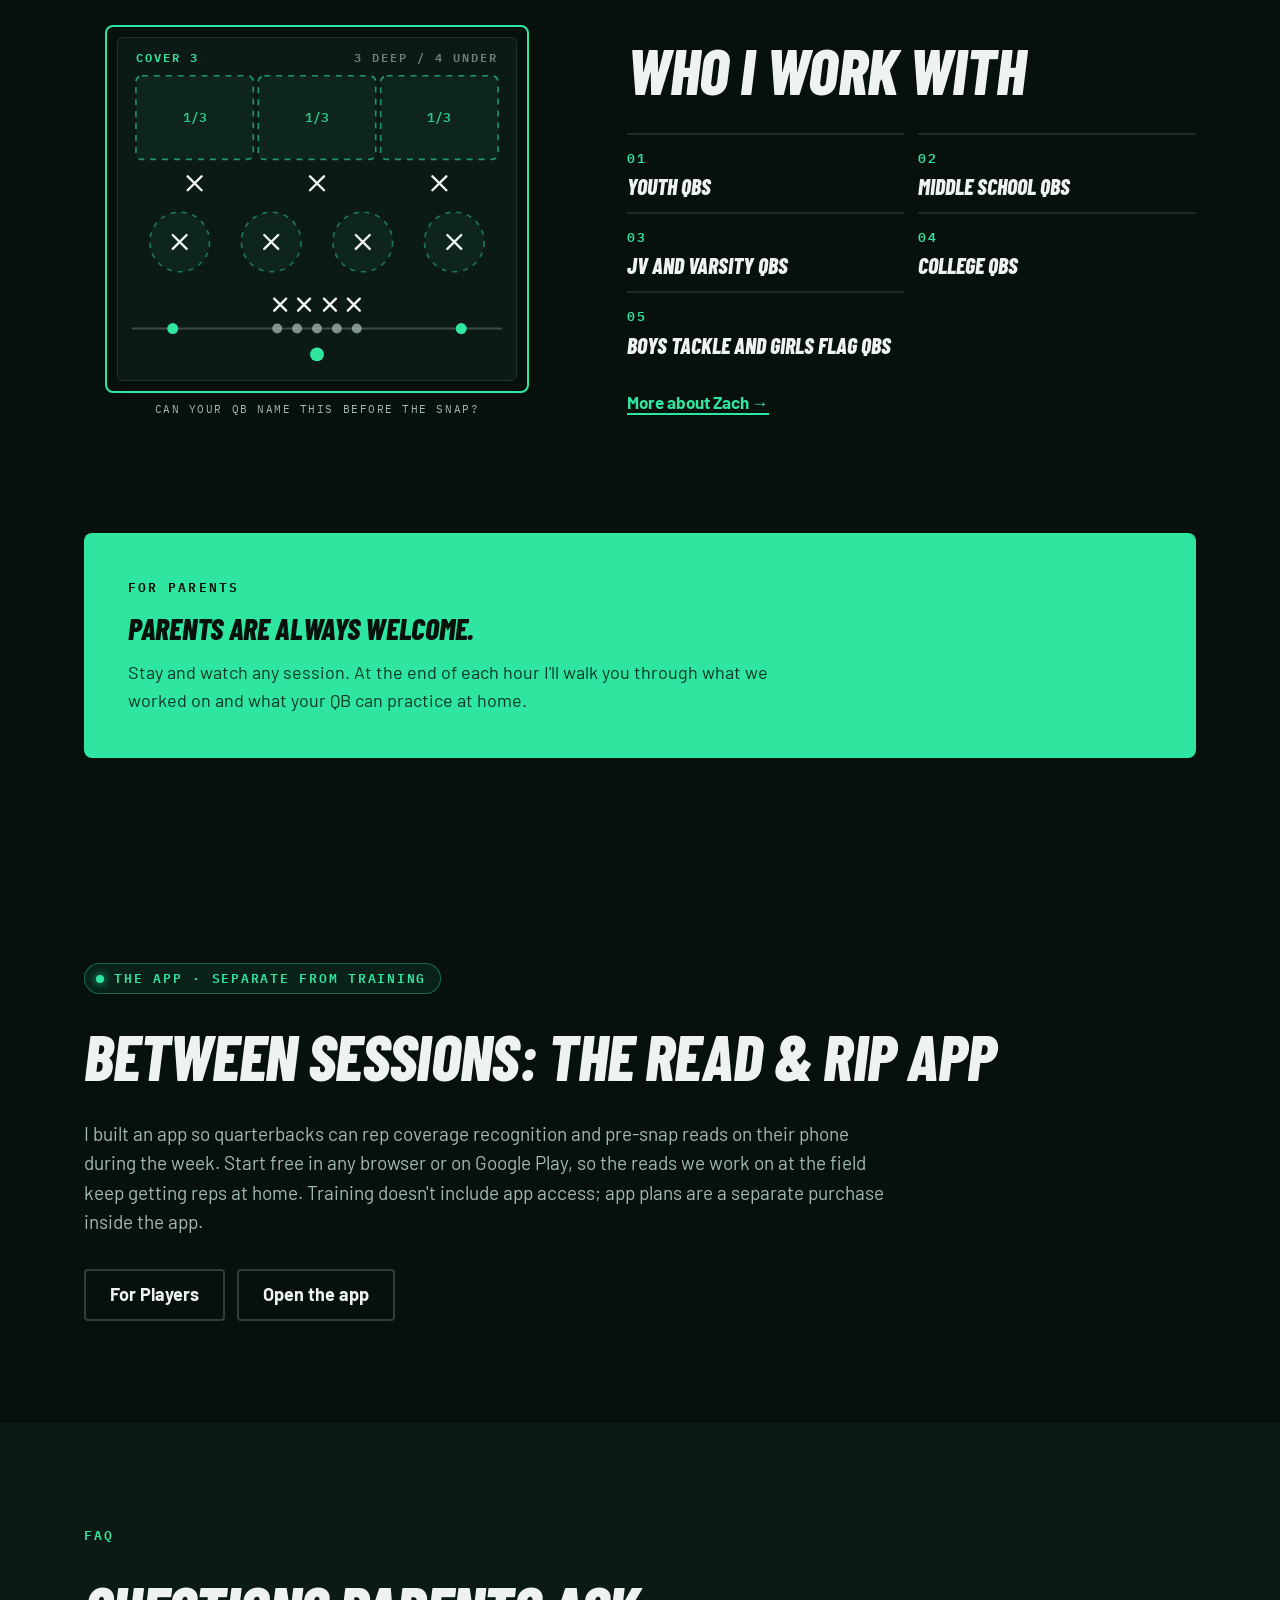
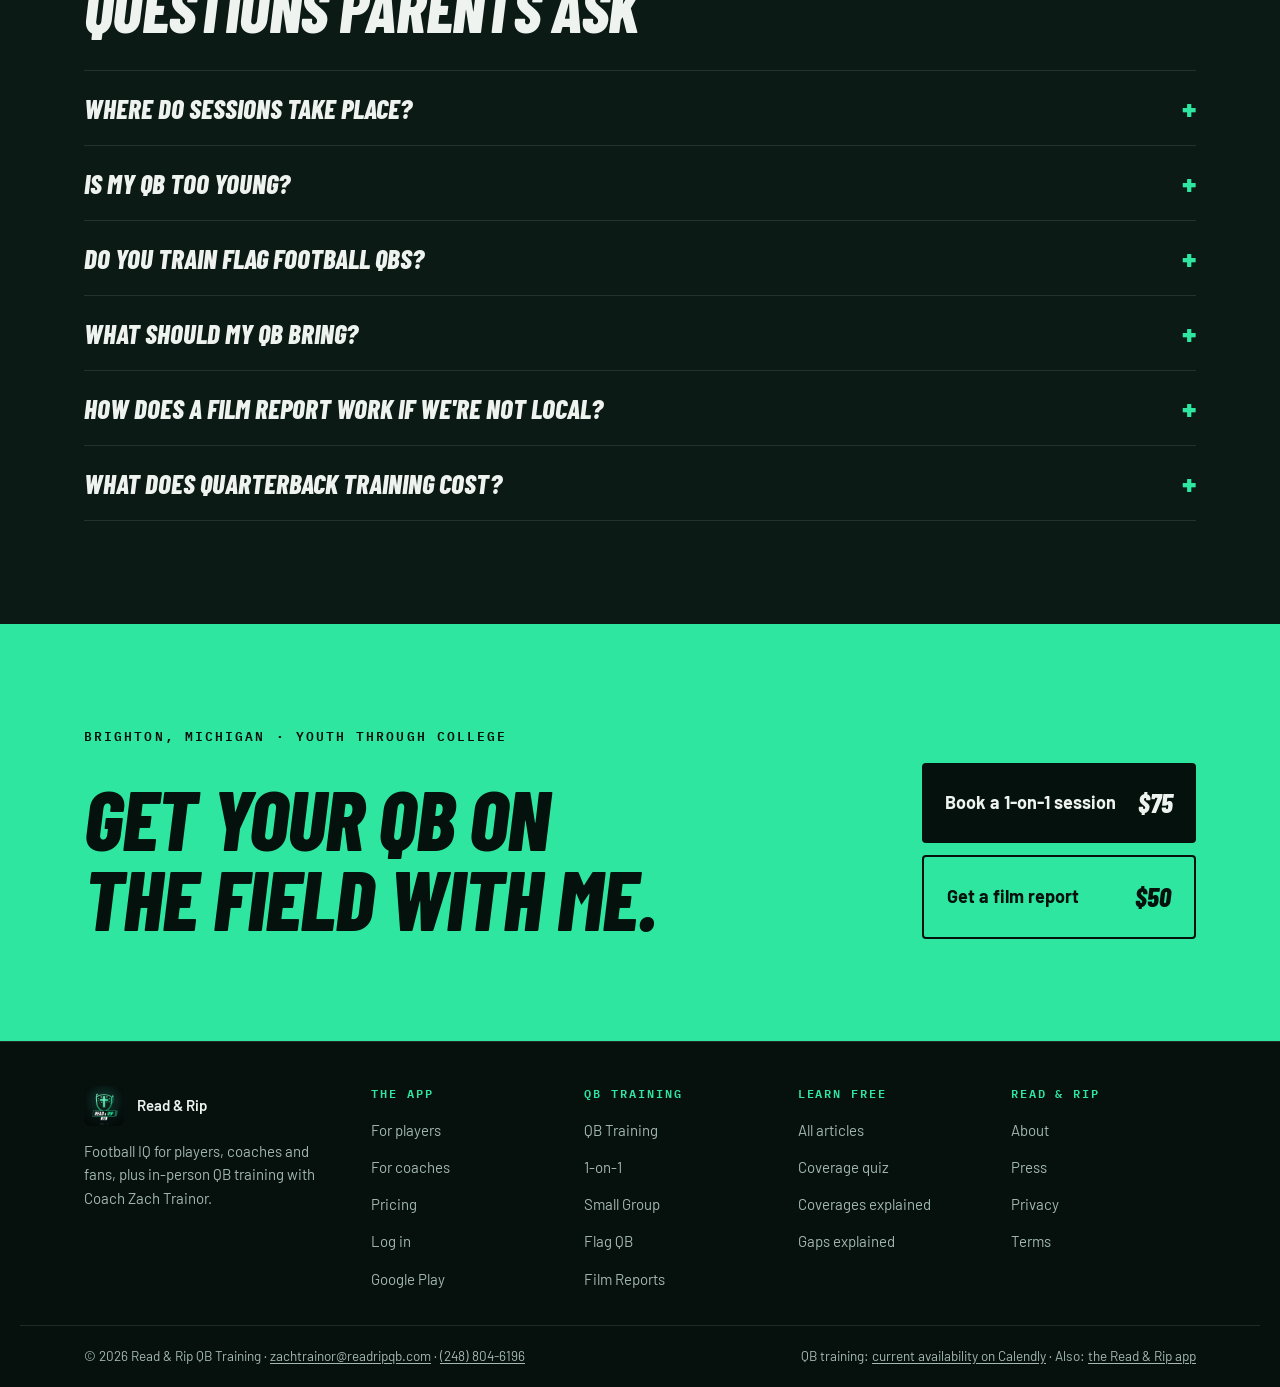
<file: training.html>
<!doctype html>
<html lang="en" class="no-js">
<head>
<!-- Google tag (Google Ads, GTM-NDC8D8CG) -->
<script async src="https://www.googletagmanager.com/gtm.js?id=GTM-NDC8D8CG"></script>
<script>
  window.dataLayer = window.dataLayer || [];
  function gtag(){dataLayer.push(arguments);}
  gtag('js', new Date());
</script>
<meta charset="utf-8">
<script>document.documentElement.classList.remove("no-js")</script>
<meta name="viewport" content="width=device-width, initial-scale=1">
<title>Quarterback Training in Brighton, MI | Read &amp; Rip QB</title>
<meta name="description" content="1-on-1 and small-group quarterback training in Brighton, Michigan, plus remote film reports. Former D1/D2/D3 QB. Youth through college, tackle and girls flag.">
<link rel="canonical" href="https://readandrip.com/training.html">
<meta name="robots" content="index,follow,max-image-preview:large">
<meta name="theme-color" content="#06110E">
<meta property="og:type" content="website">
<meta property="og:site_name" content="Read &amp; Rip">
<meta property="og:title" content="Quarterback Training in Brighton, MI | Read &amp; Rip QB">
<meta property="og:description" content="1-on-1 and small-group quarterback training in Brighton, Michigan, plus remote film reports. Former D1/D2/D3 QB. Youth through college, tackle and girls flag.">
<meta property="og:url" content="https://readandrip.com/training.html">
<meta property="og:image" content="https://readandrip.com/assets/og-image.jpg">
<meta property="og:image:width" content="1200">
<meta property="og:image:height" content="630">
<meta property="og:locale" content="en_US">
<meta name="twitter:card" content="summary_large_image">
<meta name="twitter:title" content="Quarterback Training in Brighton, MI | Read &amp; Rip QB">
<meta name="twitter:description" content="1-on-1 and small-group quarterback training in Brighton, Michigan, plus remote film reports. Former D1/D2/D3 QB. Youth through college, tackle and girls flag.">
<meta name="twitter:image" content="https://readandrip.com/assets/og-image.jpg">
<meta name="geo.region" content="US-MI">
<meta name="geo.placename" content="Brighton, Michigan">
<link rel="icon" type="image/png" href="assets/favicon.png">
<link rel="apple-touch-icon" href="assets/apple-touch-icon.png">
<link rel="preconnect" href="https://fonts.googleapis.com">
<link rel="preconnect" href="https://fonts.gstatic.com" crossorigin>
<link rel="stylesheet" href="https://fonts.googleapis.com/css2?family=Barlow+Condensed:ital,wght@1,700;1,800&family=Barlow:wght@400;500;600;700&family=IBM+Plex+Mono:wght@500;600&display=swap">
<link rel="stylesheet" href="styles.css">
<script src="site.js" defer></script>
<script type="application/ld+json">{
  "@context": "https://schema.org",
  "@graph": [
    {
      "@type": "SportsActivityLocation",
      "@id": "https://readandrip.com/#business",
      "name": "Read & Rip QB Training",
      "description": "One-on-one and small-group quarterback training and remote film reports in Brighton, Michigan for youth, middle school and high school quarterbacks, tackle and flag.",
      "url": "https://readandrip.com/",
      "email": "zachtrainor@readripqb.com",
      "telephone": "(248) 804-6196",
      "priceRange": "$50-$75",
      "image": "https://readandrip.com/assets/og-image.jpg",
      "logo": "https://readandrip.com/assets/logo.png",
      "address": {
        "@type": "PostalAddress",
        "addressLocality": "Brighton",
        "addressRegion": "MI",
        "postalCode": "48116",
        "addressCountry": "US"
      },
      "areaServed": [
        {
          "@type": "City",
          "name": "Brighton"
        },
        {
          "@type": "City",
          "name": "Howell"
        },
        {
          "@type": "City",
          "name": "Hartland"
        },
        {
          "@type": "City",
          "name": "Pinckney"
        },
        {
          "@type": "City",
          "name": "South Lyon"
        },
        {
          "@type": "City",
          "name": "Milford"
        },
        {
          "@type": "City",
          "name": "Whitmore Lake"
        },
        {
          "@type": "City",
          "name": "Fenton"
        },
        {
          "@type": "City",
          "name": "Novi"
        },
        {
          "@type": "City",
          "name": "Northville"
        }
      ],
      "founder": {
        "@id": "https://readandrip.com/about.html#zach"
      },
      "sameAs": [
        "https://readripqb.com"
      ],
      "makesOffer": [
        {
          "@type": "Offer",
          "name": "Individual QB Training",
          "price": "75",
          "priceCurrency": "USD",
          "url": "https://calendly.com/zachtrainor-readripqb/individual-qb-training-75"
        },
        {
          "@type": "Offer",
          "name": "Small Group QB Training",
          "price": "50",
          "priceCurrency": "USD",
          "url": "https://calendly.com/zachtrainor-readripqb/small-group-qb-training"
        },
        {
          "@type": "Offer",
          "name": "QB Film Report",
          "price": "50",
          "priceCurrency": "USD",
          "url": "mailto:zachtrainor@readripqb.com?subject=Film%20report%20request&amp;body=Film%20link%20(Hudl%20or%20Google%20Drive)%3A%0AJersey%20number%3A%0AGrade%3A%0AWhich%20game%3A%0AOne%20question%20you%20want%20answered%3A"
        }
      ]
    },
    {
      "@type": "Person",
      "@id": "https://readandrip.com/about.html#zach",
      "name": "Zach Trainor",
      "jobTitle": "Quarterback Coach",
      "description": "Played quarterback at the D1, D2 and D3 levels and trains quarterbacks full time in Brighton, Michigan. Built the Read & Rip football education app.",
      "email": "zachtrainor@readripqb.com",
      "worksFor": {
        "@id": "https://readandrip.com/#business"
      },
      "homeLocation": {
        "@type": "Place",
        "name": "Brighton, Michigan"
      },
      "knowsAbout": [
        "quarterback mechanics",
        "coverage recognition",
        "pre-snap reads",
        "football film study",
        "flag football quarterback play"
      ]
    },
    {
      "@type": "FAQPage",
      "mainEntity": [
        {
          "@type": "Question",
          "name": "Where do sessions take place?",
          "acceptedAnswer": {
            "@type": "Answer",
            "text": "Sessions are in Brighton, Michigan. I have indoor space, so training keeps going through the winter. You'll get the exact location when you book. I regularly work with families from Brighton, Howell, Hartland, Pinckney, South Lyon, Milford, Whitmore Lake, Fenton, Novi and Northville."
          }
        },
        {
          "@type": "Question",
          "name": "Is my QB too young?",
          "acceptedAnswer": {
            "@type": "Answer",
            "text": "I train QBs from youth football through college. Younger players start with mechanics and simple pre-snap keys."
          }
        },
        {
          "@type": "Question",
          "name": "Do you train flag football QBs?",
          "acceptedAnswer": {
            "@type": "Answer",
            "text": "Yes. Girls and youth flag QBs get training built around 5-on-5 reads."
          }
        },
        {
          "@type": "Question",
          "name": "What should my QB bring?",
          "acceptedAnswer": {
            "@type": "Answer",
            "text": "Cleats, water, and a football if they have a favorite. I bring everything else."
          }
        },
        {
          "@type": "Question",
          "name": "How does a film report work if we're not local?",
          "acceptedAnswer": {
            "@type": "Answer",
            "text": "Film reports are fully remote. Send a link to one game and you'll get the report and video back within 24 hours."
          }
        },
        {
          "@type": "Question",
          "name": "What does quarterback training cost?",
          "acceptedAnswer": {
            "@type": "Answer",
            "text": "One-on-one training is $75 for 60 minutes. Small-group training is $50 per QB. A film report is $50 per game. No packages and no contracts."
          }
        }
      ]
    }
  ]
}</script>
</head>
<body>
<a class="skip" href="#main">Skip to content</a>
<header class="site">
  <div class="wrap navbar">
    <a class="brand" href="index.html">
      <img src="assets/logo.png" alt="" width="224" height="224">
      <span>
        <span class="name">Read &amp; Rip</span>
        <span class="where">Football IQ &middot; QB Training</span>
      </span>
    </a>
    <nav class="main" aria-label="Main">
      <a href="app.html">For Players</a>
      <a href="coaches.html">For Coaches</a>
      <a href="training.html" aria-current="page">QB Training</a>
      <a href="pricing.html">Pricing</a>
      <a href="https://learn.readandrip.com">Learn Free</a>
    </nav>
    <div class="nav-actions">
      <a class="login" href="https://readripqb.com/login">Log in</a>
      <a class="btn sm" href="https://readripqb.com">Start free</a>
      <button class="menu-btn" type="button" aria-expanded="false" aria-controls="site-menu" data-menu-open><span class="bars" aria-hidden="true"><i></i></span>Menu</button>
    </div>
  </div>
  <div class="menu-panel" id="site-menu" role="dialog" aria-modal="true" aria-label="Site menu" hidden>
    <div class="menu-top">
      <a class="brand" href="index.html"><img src="assets/logo.png" alt="" width="224" height="224"><span class="name">Read &amp; Rip</span><span class="sr-only">home</span></a>
      <button class="menu-btn" type="button" data-menu-close style="display:inline-flex">Close</button>
    </div>
    <nav aria-label="Mobile">
      <a href="index.html">Home</a>
      <a href="app.html">For Players</a>
      <a href="coaches.html">For Coaches</a>
      <a href="training.html" aria-current="page">QB Training</a>
      <a href="pricing.html">Pricing</a>
      <a href="https://learn.readandrip.com">Learn Free</a>
    </nav>
    <div class="menu-cta">
      <a class="btn" href="https://readripqb.com">Start free</a>
      <a class="btn ghost" href="https://readripqb.com/login">Log in</a>
    </div>
    <p class="menu-note">Booking a QB training session with Zach? That's under <a href="training.html">QB Training</a>, separate from the app.</p>
  </div>
</header>

<main id="main">
  <section class="aud-hero train-hero field">
    <div class="wrap hero">
      <div class="stack">
        <span class="aud-chip chalk">QB Training &middot; separate from the app</span>
        <h1>Quarterback training built on <span class="accent">reads</span>, not just a prettier throw.</h1>
        <p class="lede">I played quarterback at the D1, D2 and D3 levels, and I train QBs full time. In-person sessions in Brighton, Michigan, plus film reports by email.</p>
        <div class="btnrow">
          <a class="btn" href="https://calendly.com/zachtrainor-readripqb/individual-qb-training-75">Book a 1-on-1 session &mdash; $75</a>
          <a class="btn ghost" href="film-report.html">Get a film report &mdash; $50</a>
        </div>
        <div class="facts"><span>Youth through college</span><span>Tackle &amp; girls flag</span><span>Parents always welcome</span></div>
        <p class="hero-aside">Looking for the app instead? <a class="textlink arrow" href="app.html">For Players</a></p>
      </div>
      <div class="portrait">
        <img src="assets/zach-portrait.jpg" alt="Zach Trainor at quarterback, dropping back to throw" width="760" height="950" decoding="async" fetchpriority="high">
        <span class="cap">Coach Zach Trainor &middot; QB at D1, D2 &amp; D3</span>
      </div>
    </div>
  </section>

  <section class="tint" aria-labelledby="ways-h">
    <div class="wrap stack">
      <div class="sechead">
        <div class="stack tight">
          <span class="mono">Pricing</span>
          <h2 id="ways-h">Three ways to train</h2>
        </div>
        <p class="muted" style="font-size:18px">No packages or contracts. Book one session at a time. Paid at booking, separate from any app plan; training doesn't include app access.</p>
      </div>
      <div class="pricelist">
        <div>
          <span class="what">Individual</span>
          <div class="price">$75<small>/ 60 min</small></div>
          <p>One QB, one coach. The whole hour is built around your QB's game.</p>
          <a class="btn" href="https://calendly.com/zachtrainor-readripqb/individual-qb-training-75">Book 1-on-1</a>
        </div>
        <div>
          <span class="what">Small group</span>
          <div class="price">$50<small>/ per QB</small></div>
          <p>Train with teammates or friends. Same reads and mechanics work, shared reps.</p>
          <a class="btn ghost" href="small-group-qb-training.html">Small group training</a>
        </div>
        <div>
          <span class="what">Film report</span>
          <div class="price">$50<small>/ per game</small></div>
          <p>Send one game. Get a written report and video walkthrough within 24 hours.</p>
          <a class="btn ghost" href="mailto:zachtrainor@readripqb.com?subject=Film%20report%20request&amp;body=Film%20link%20(Hudl%20or%20Google%20Drive)%3A%0AJersey%20number%3A%0AGrade%3A%0AWhich%20game%3A%0AOne%20question%20you%20want%20answered%3A">Send film</a>
        </div>
      </div>
      <p class="muted">Session times follow my current schedule. <a class="textlink" href="https://calendly.com/zachtrainor-readripqb/individual-qb-training-75">View current availability and book on Calendly.</a></p>
    </div>
  </section>

  <section aria-labelledby="who-h">
    <div class="wrap focus-split">
      <div class="viz">
      <div class="board"><div class="frame"></div><svg viewBox="0 0 400 344" xmlns="http://www.w3.org/2000/svg" role="img" aria-labelledby="cov3t cov3d"><title id="cov3t">Cover 3 defensive shell</title><desc id="cov3d">A defense in Cover 3: the field split into three deep zones with four underneath zones in front of them, and a four-man rush on the line of scrimmage. This is the picture a quarterback has to name before the ball is snapped.</desc><rect width="400" height="344" fill="var(--surface)"/><path d="M14 292 H386" stroke="var(--ink)" stroke-opacity=".22" stroke-width="2"/><rect x="18" y="38" width="118" height="84" rx="6" fill="var(--accent)" fill-opacity=".05" stroke="var(--accent)" stroke-opacity=".6" stroke-width="1.6" stroke-dasharray="6 6"/><rect x="141" y="38" width="118" height="84" rx="6" fill="var(--accent)" fill-opacity=".05" stroke="var(--accent)" stroke-opacity=".6" stroke-width="1.6" stroke-dasharray="6 6"/><rect x="264" y="38" width="118" height="84" rx="6" fill="var(--accent)" fill-opacity=".05" stroke="var(--accent)" stroke-opacity=".6" stroke-width="1.6" stroke-dasharray="6 6"/><text x="77" y="84" text-anchor="middle" font-family="IBM Plex Mono,monospace" font-size="13" font-weight="600" fill="var(--accent)" opacity=".85">1/3</text><text x="200" y="84" text-anchor="middle" font-family="IBM Plex Mono,monospace" font-size="13" font-weight="600" fill="var(--accent)" opacity=".85">1/3</text><text x="323" y="84" text-anchor="middle" font-family="IBM Plex Mono,monospace" font-size="13" font-weight="600" fill="var(--accent)" opacity=".85">1/3</text><path d="M70 139 L84 153 M84 139 L70 153" stroke="var(--ink)" stroke-width="2.4" stroke-linecap="round" opacity="1"/><path d="M193 139 L207 153 M207 139 L193 153" stroke="var(--ink)" stroke-width="2.4" stroke-linecap="round" opacity="1"/><path d="M316 139 L330 153 M330 139 L316 153" stroke="var(--ink)" stroke-width="2.4" stroke-linecap="round" opacity="1"/><circle cx="62" cy="205" r="30" fill="var(--accent)" fill-opacity=".05" stroke="var(--accent)" stroke-opacity=".45" stroke-width="1.6" stroke-dasharray="5 6"/><circle cx="154" cy="205" r="30" fill="var(--accent)" fill-opacity=".05" stroke="var(--accent)" stroke-opacity=".45" stroke-width="1.6" stroke-dasharray="5 6"/><circle cx="246" cy="205" r="30" fill="var(--accent)" fill-opacity=".05" stroke="var(--accent)" stroke-opacity=".45" stroke-width="1.6" stroke-dasharray="5 6"/><circle cx="338" cy="205" r="30" fill="var(--accent)" fill-opacity=".05" stroke="var(--accent)" stroke-opacity=".45" stroke-width="1.6" stroke-dasharray="5 6"/><path d="M55 198 L69 212 M69 198 L55 212" stroke="var(--ink)" stroke-width="2.4" stroke-linecap="round" opacity="1"/><path d="M147 198 L161 212 M161 198 L147 212" stroke="var(--ink)" stroke-width="2.4" stroke-linecap="round" opacity="1"/><path d="M239 198 L253 212 M253 198 L239 212" stroke="var(--ink)" stroke-width="2.4" stroke-linecap="round" opacity="1"/><path d="M331 198 L345 212 M345 198 L331 212" stroke="var(--ink)" stroke-width="2.4" stroke-linecap="round" opacity="1"/><path d="M157 262 L169 274 M169 262 L157 274" stroke="var(--ink)" stroke-width="2.4" stroke-linecap="round" opacity="1"/><path d="M181 262 L193 274 M193 262 L181 274" stroke="var(--ink)" stroke-width="2.4" stroke-linecap="round" opacity="1"/><path d="M207 262 L219 274 M219 262 L207 274" stroke="var(--ink)" stroke-width="2.4" stroke-linecap="round" opacity="1"/><path d="M231 262 L243 274 M243 262 L231 274" stroke="var(--ink)" stroke-width="2.4" stroke-linecap="round" opacity="1"/><circle cx="160" cy="292" r="5.0" fill="var(--muted)" opacity=".75"/><circle cx="180" cy="292" r="5.0" fill="var(--muted)" opacity=".75"/><circle cx="200" cy="292" r="5.0" fill="var(--muted)" opacity=".75"/><circle cx="220" cy="292" r="5.0" fill="var(--muted)" opacity=".75"/><circle cx="240" cy="292" r="5.0" fill="var(--muted)" opacity=".75"/><circle cx="55" cy="292" r="5.5" fill="var(--accent)" opacity="1"/><circle cx="345" cy="292" r="5.5" fill="var(--accent)" opacity="1"/><circle cx="200" cy="318" r="7.0" fill="var(--accent)" opacity="1"/><text x="18" y="24" font-family="IBM Plex Mono,monospace" font-size="12.5" font-weight="600" letter-spacing="2" fill="var(--accent)">COVER 3</text><text x="382" y="24" text-anchor="end" font-family="IBM Plex Mono,monospace" font-size="12.5" font-weight="600" letter-spacing="2" fill="var(--ink)" opacity=".45">3 DEEP / 4 UNDER</text></svg></div>
      <div class="cap">Can your QB name this before the snap?</div>
    </div>
      <div class="stack">
        <h2 id="who-h">Who I work with</h2>
        <div class="numbered">
          <div class="item"><span class="n">01</span><span class="t">Youth QBs</span></div>
          <div class="item"><span class="n">02</span><span class="t">Middle school QBs</span></div>
          <div class="item"><span class="n">03</span><span class="t">JV and varsity QBs</span></div>
          <div class="item"><span class="n">04</span><span class="t">College QBs</span></div>
          <div class="item"><span class="n">05</span><span class="t">Boys tackle and girls flag QBs</span></div>
        </div>
        <div><a class="textlink arrow" href="about.html">More about Zach</a></div>
      </div>
    </div>
  </section>

  <section style="padding-top:0">
    <div class="wrap">
      <div class="band">
        <span class="mono" style="color:var(--on-accent)">For parents</span>
        <h3>Parents are always welcome.</h3>
        <p>Stay and watch any session. At the end of each hour I'll walk you through what we worked on and what your QB can practice at home.</p>
      </div>
    </div>
  </section>

  <section>
    <div class="wrap stack">
      <span class="aud-chip">The app &middot; separate from training</span>
      <h2>Between sessions: the Read &amp; Rip app</h2>
      <p class="muted" style="font-size:19px;max-width:74ch">I built an app so quarterbacks can rep coverage recognition and pre-snap reads on their phone during the week. Start free in any browser or on Google Play, so the reads we work on at the field keep getting reps at home. Training doesn't include app access; app plans are a separate purchase inside the app.</p>
      <div class="btnrow">
        <a class="btn ghost" href="app.html">For Players</a>
        <a class="btn ghost" href="https://readripqb.com">Open the app</a>
      </div>
    </div>
  </section>

  <section class="tint">
    <div class="wrap stack">
      <span class="mono">FAQ</span>
      <h2>Questions parents ask</h2>
      <div class="faq">
      <details><summary>Where do sessions take place?<span class="plus">+</span></summary><div class="answer">Sessions are in Brighton, Michigan. I have indoor space, so training keeps going through the winter. You'll get the exact location when you book. I regularly work with families from Brighton, Howell, Hartland, Pinckney, South Lyon, Milford, Whitmore Lake, Fenton, Novi and Northville.</div></details>
      <details><summary>Is my QB too young?<span class="plus">+</span></summary><div class="answer">I train QBs from youth football through college. Younger players start with mechanics and simple pre-snap keys.</div></details>
      <details><summary>Do you train flag football QBs?<span class="plus">+</span></summary><div class="answer">Yes. Girls and youth flag QBs get training built around 5-on-5 reads.</div></details>
      <details><summary>What should my QB bring?<span class="plus">+</span></summary><div class="answer">Cleats, water, and a football if they have a favorite. I bring everything else.</div></details>
      <details><summary>How does a film report work if we're not local?<span class="plus">+</span></summary><div class="answer">Film reports are fully remote. Send a link to one game and you'll get the report and video back within 24 hours.</div></details>
      <details><summary>What does quarterback training cost?<span class="plus">+</span></summary><div class="answer">One-on-one training is $75 for 60 minutes. Small-group training is $50 per QB. A film report is $50 per game. No packages and no contracts.</div></details>
    </div>
    </div>
  </section>


  <section class="closer">
    <div class="wrap inner">
      <div class="stack">
        <span class="mono">Brighton, Michigan &middot; Youth through college</span>
        <h2>Get your QB on the field with me.</h2>
      </div>
      <div class="picks">
        <a class="pick" href="https://calendly.com/zachtrainor-readripqb/individual-qb-training-75">Book a 1-on-1 session <span class="amt">$75</span></a>
        <a class="pick outline" href="mailto:zachtrainor@readripqb.com?subject=Film%20report%20request&amp;body=Film%20link%20(Hudl%20or%20Google%20Drive)%3A%0AJersey%20number%3A%0AGrade%3A%0AWhich%20game%3A%0AOne%20question%20you%20want%20answered%3A">Get a film report <span class="amt">$50</span></a>
      </div>
    </div>
  </section>
</main>

<footer class="site">
  <div class="wrap cols">
    <div class="about-col">
      <div class="id"><img src="assets/logo.png" alt="" width="224" height="224"><span>Read &amp; Rip</span></div>
      <p>Football IQ for players, coaches and fans, plus in-person QB training with Coach Zach Trainor.</p>
    </div>
    <nav aria-label="The app">
      <h2>The app</h2>
      <ul>
        <li><a href="app.html">For players</a></li>
        <li><a href="coaches.html">For coaches</a></li>
        <li><a href="pricing.html">Pricing</a></li>
        <li><a href="https://readripqb.com/login">Log in</a></li>
        <li><a href="https://play.google.com/store/apps/details?id=com.readripqb.app">Google Play</a></li>
      </ul>
    </nav>
    <nav aria-label="QB training">
      <h2>QB training</h2>
      <ul>
        <li><a href="training.html">QB Training</a></li>
        <li><a href="one-on-one-qb-training.html">1-on-1</a></li>
        <li><a href="small-group-qb-training.html">Small Group</a></li>
        <li><a href="flag-football-qb-training.html">Flag QB</a></li>
        <li><a href="film-report.html">Film Reports</a></li>
      </ul>
    </nav>
    <nav aria-label="Learn">
      <h2>Learn free</h2>
      <ul>
        <li><a href="https://learn.readandrip.com">All articles</a></li>
        <li><a href="https://learn.readandrip.com/coverage-quiz/">Coverage quiz</a></li>
        <li><a href="https://learn.readandrip.com/football-coverages-explained/">Coverages explained</a></li>
        <li><a href="https://learn.readandrip.com/what-is-a-gap-in-football/">Gaps explained</a></li>
      </ul>
    </nav>
    <nav aria-label="Company">
      <h2>Read &amp; Rip</h2>
      <ul>
        <li><a href="about.html">About</a></li>
        <li><a href="press.html">Press</a></li>
        <li><a href="privacy.html">Privacy</a></li>
        <li><a href="terms.html">Terms</a></li>
      </ul>
    </nav>
  </div>
  <div class="wrap legal">
    <span>&copy; 2026 Read &amp; Rip QB Training &middot; <a href="mailto:zachtrainor@readripqb.com">zachtrainor@readripqb.com</a> &middot; <a href="tel:+12488046196">(248) 804-6196</a></span>
    <span>QB training: <a href="https://calendly.com/zachtrainor-readripqb/individual-qb-training-75">current availability on Calendly</a> &middot; Also: <a href="https://readripqb.com">the Read &amp; Rip app</a></span>
  </div>
</footer>
</body>
</html>
</file>
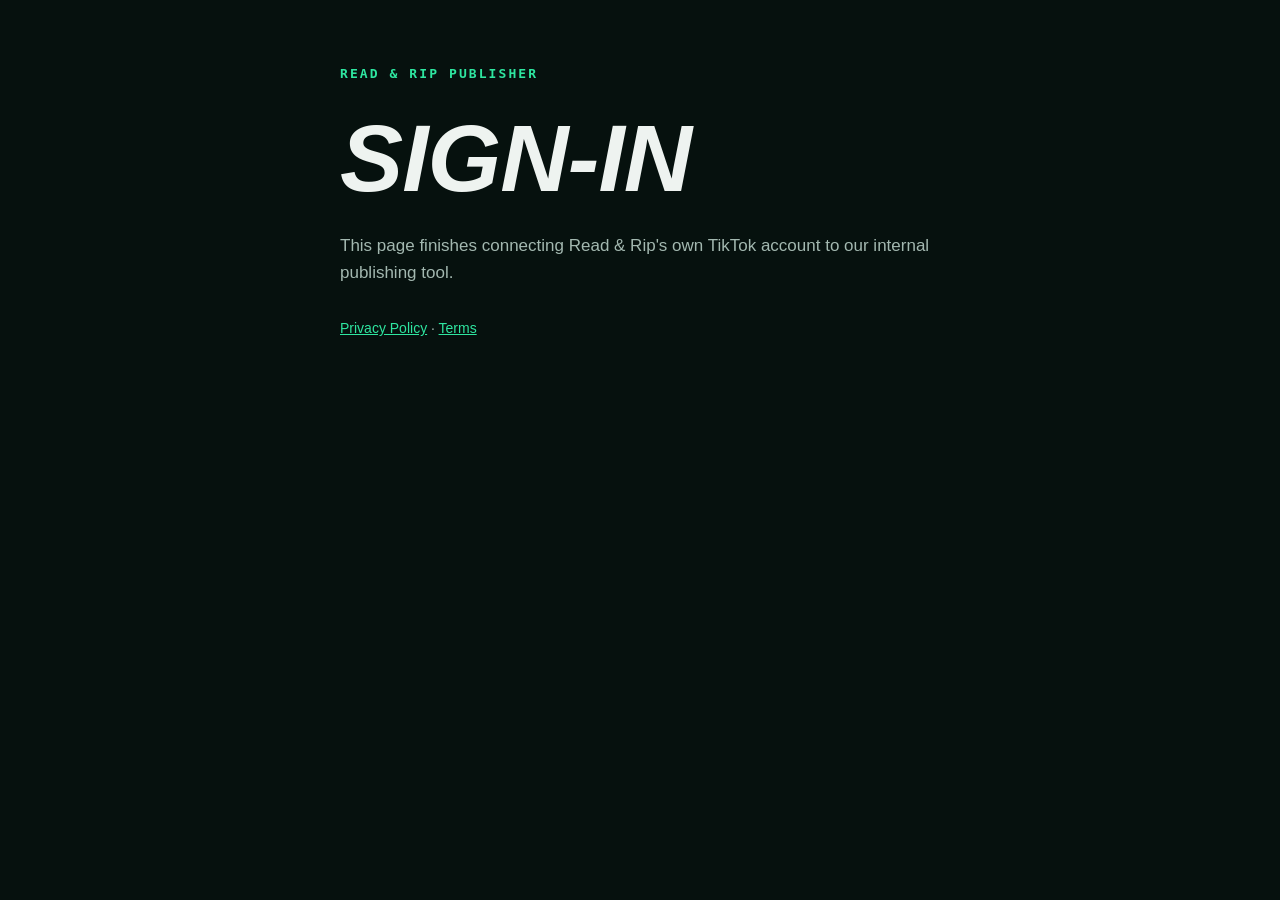
<file: tiktok/callback.html>
<!doctype html>
<html lang="en">
<head>
<meta charset="utf-8">
<meta name="viewport" content="width=device-width, initial-scale=1">
<title>Read &amp; Rip Publisher | Sign-in</title>
<meta name="description" content="This page finishes connecting Read &amp; Rip's own TikTok account to its internal publishing tool, the Read &amp; Rip Publisher. It isn't a public page.">
<link rel="canonical" href="https://readandrip.com/tiktok/callback.html">
<meta name="robots" content="noindex,nofollow">
<meta property="og:type" content="website">
<meta property="og:site_name" content="Read &amp; Rip">
<meta property="og:title" content="Read &amp; Rip Publisher | Sign-in">
<meta property="og:description" content="This page finishes connecting Read &amp; Rip's own TikTok account to its internal publishing tool, the Read &amp; Rip Publisher. It isn't a public page.">
<meta property="og:url" content="https://readandrip.com/tiktok/callback.html">
<meta property="og:image" content="https://readandrip.com/assets/og-image.jpg">
<meta property="og:image:width" content="1200">
<meta property="og:image:height" content="630">
<meta property="og:locale" content="en_US">
<meta name="twitter:card" content="summary_large_image">
<meta name="twitter:title" content="Read &amp; Rip Publisher | Sign-in">
<meta name="twitter:description" content="This page finishes connecting Read &amp; Rip's own TikTok account to its internal publishing tool, the Read &amp; Rip Publisher. It isn't a public page.">
<meta name="twitter:image" content="https://readandrip.com/assets/og-image.jpg">
<meta name="referrer" content="no-referrer">
<link rel="icon" type="image/png" href="../assets/favicon.png">
<link rel="stylesheet" href="../styles.css">
<style>
  .cb{max-width:640px;margin:0 auto;padding:64px 20px}
  .code{font-family:'IBM Plex Mono',monospace;font-size:15px;word-break:break-all;background:rgba(46,230,160,.08);border:1px solid var(--line);border-radius:8px;padding:14px;margin:16px 0}
</style>
</head>
<body>
<main class="cb stack">
  <span class="mono">Read &amp; Rip Publisher</span>
  <h1 id="h">Sign-in</h1>
  <p id="msg" class="muted">This page finishes connecting Read &amp; Rip's own TikTok account to our internal publishing tool.</p>
  <div id="box" style="display:none">
    <p class="muted">Copy this code and paste it into the setup window on your computer. It expires in a few minutes.</p>
    <div class="code" id="code"></div>
    <button class="btn" id="copy" type="button">Copy code</button>
  </div>
  <p class="muted" style="font-size:14px"><a href="../privacy.html">Privacy Policy</a> &middot; <a href="../terms.html">Terms</a></p>
</main>
<script>
(function () {
  var p = new URLSearchParams(location.search);
  var code = p.get('code'), err = p.get('error');
  if (code) {
    document.getElementById('h').textContent = 'Almost done';
    document.getElementById('code').textContent = code;
    document.getElementById('box').style.display = 'block';
    document.getElementById('copy').onclick = function () {
      navigator.clipboard.writeText(code).then(function () {
        document.getElementById('copy').textContent = 'Copied';
      });
    };
  } else if (err) {
    document.getElementById('h').textContent = 'Sign-in was not completed';
    document.getElementById('msg').textContent = 'TikTok returned: ' + err + '. Close this tab and try again from the setup window.';
  }
  history.replaceState(null, '', location.pathname);
})();
</script>
</body>
</html>
</file>
<file: styles.css>
/* Read & Rip
   Design tokens taken straight from the Claude Design canvas.
   "Film Room Glow" redesign: same tokens, plus a soft mint glow and field lines. */

/* Size-matched stand-ins for Barlow Condensed while the web font loads, so big headings
   break on the same lines and the page doesn't jump when the brand font arrives.
   Each face only applies if that system font is installed. size-adjust = measured width ratio. */
@font-face{font-family:"BC Narrow";font-style:italic;font-weight:700 800;size-adjust:82%;
  src:local("Arial Narrow Bold Italic"),local("ArialNarrow-BoldItalic");}
@font-face{font-family:"BC Arial";font-style:italic;font-weight:700 800;size-adjust:67%;
  src:local("Arial Bold Italic"),local("Arial-BoldItalicMT");}
@font-face{font-family:"BC Roboto";font-style:italic;font-weight:700 800;size-adjust:69%;
  src:local("Roboto Bold Italic"),local("Roboto-BoldItalic");}

:root{
  --accent:#2EE6A0;
  --bg:#06110E;
  --on-accent:#04110C;
  --ink:#EEF3F0;
  --muted:#A3B8B0;
  --surface:#0C1A16;
  --surface-2:#10221C;
  --line:rgba(255,255,255,0.10);
  --line-strong:rgba(255,255,255,0.18);
  --glow:rgba(46,230,160,0.16);
  --flag:#FFC857;
  --maxw:1240px;
  --pad:clamp(16px,5vw,64px);
  --header-h:72px;
  color-scheme:dark;
}

*{box-sizing:border-box;}
html{-webkit-text-size-adjust:100%;scroll-behavior:smooth;scroll-padding-top:calc(var(--header-h) + 12px);}
body{
  margin:0;background:var(--bg);color:var(--ink);
  font-family:"Barlow",-apple-system,BlinkMacSystemFont,"Segoe UI",Roboto,Helvetica,Arial,sans-serif;
  font-size:17px;line-height:1.55;-webkit-font-smoothing:antialiased;overflow-x:hidden;
}
body.menu-open{overflow:hidden;}
img,video{max-width:100%;height:auto;display:block;}
a{color:var(--accent);}
a:hover{color:var(--ink);}
:focus-visible{outline:3px solid var(--accent);outline-offset:3px;}
.skip{position:absolute;left:12px;top:-60px;z-index:100;background:var(--accent);color:var(--on-accent);padding:10px 16px;border-radius:4px;font-weight:700;text-decoration:none;}
.skip:focus{top:12px;}
.sr-only{position:absolute;width:1px;height:1px;padding:0;margin:-1px;overflow:hidden;clip:rect(0,0,0,0);white-space:nowrap;border:0;}

h1,h2,h3,.display{
  font-family:"Barlow Condensed","BC Narrow","BC Arial","BC Roboto",sans-serif;
  font-weight:800;font-style:italic;text-transform:uppercase;
  line-height:.9;letter-spacing:-0.01em;margin:0;text-wrap:balance;
}
h1{font-size:clamp(44px,7.4vw,100px);}
h2{font-size:clamp(34px,5vw,64px);line-height:.95;}
h3{font-size:clamp(22px,2.6vw,30px);line-height:1;}
p{margin:0;}
.lede{font-size:clamp(18px,2.2vw,22px);line-height:1.5;color:var(--muted);max-width:620px;}
.body-lg{font-size:19px;color:var(--muted);max-width:68ch;}
.accent{color:var(--accent);}

.mono{
  font-family:"IBM Plex Mono",ui-monospace,SFMono-Regular,Menlo,monospace;
  font-size:13px;letter-spacing:.16em;text-transform:uppercase;font-weight:600;color:var(--accent);
}
.muted{color:var(--muted);}

.wrap{max-width:var(--maxw);margin:0 auto;padding-inline:var(--pad);}
section{padding-block:clamp(56px,8vw,104px);}
section.tint{background:var(--surface);}
.stack{display:flex;flex-direction:column;gap:clamp(20px,3vw,32px);}
.stack.tight{gap:14px;}
.grid{display:grid;gap:clamp(16px,2.2vw,24px);}
.g2{grid-template-columns:repeat(auto-fit,minmax(min(300px,100%),1fr));}
.g3{grid-template-columns:repeat(auto-fit,minmax(min(275px,100%),1fr));}
.g4{grid-template-columns:repeat(auto-fit,minmax(min(240px,100%),1fr));}
.g5{grid-template-columns:repeat(auto-fit,minmax(min(190px,100%),1fr));}
.split{display:grid;grid-template-columns:minmax(0,1fr) minmax(0,1fr);gap:clamp(28px,5vw,72px);align-items:center;}
@media (max-width:900px){.split{grid-template-columns:1fr;}}
.sechead{display:flex;justify-content:space-between;align-items:end;gap:24px 32px;flex-wrap:wrap;}
.sechead p{max-width:440px;}

/* field markings: yard lines + hash marks, very faint */
.field{position:relative;isolation:isolate;}
.field::before{
  content:"";position:absolute;inset:0;z-index:-1;pointer-events:none;
  background-image:
    repeating-linear-gradient(90deg,rgba(255,255,255,.035) 0 1px,transparent 1px 120px),
    repeating-linear-gradient(90deg,transparent 0 59px,rgba(255,255,255,.03) 59px 60px,transparent 60px 120px);
  background-size:100% 100%,100% 14px;background-repeat:repeat,repeat-x;background-position:0 0,0 38%;
  -webkit-mask-image:linear-gradient(180deg,#000 0%,rgba(0,0,0,.6) 60%,transparent 100%);
          mask-image:linear-gradient(180deg,#000 0%,rgba(0,0,0,.6) 60%,transparent 100%);
}
.glow{position:relative;isolation:isolate;overflow:hidden;}
.glow::after{
  content:"";position:absolute;z-index:-1;pointer-events:none;
  width:min(780px,90vw);aspect-ratio:1;right:-10%;top:-12%;
  background:radial-gradient(closest-side,var(--glow),transparent 70%);
}

/* ---------- header ---------- */
header.site{border-bottom:1px solid rgba(255,255,255,.09);background:rgba(6,17,14,.92);position:sticky;top:0;z-index:40;}
@supports (backdrop-filter:blur(8px)){header.site{background:rgba(6,17,14,.78);backdrop-filter:blur(12px);-webkit-backdrop-filter:blur(12px);}}
/* a blur creates a containing block, which would trap the fixed menu panel inside the header */
body.menu-open header.site{backdrop-filter:none;-webkit-backdrop-filter:none;background:var(--bg);}
.navbar{display:flex;align-items:center;justify-content:space-between;gap:16px;min-height:var(--header-h);padding-block:10px;}
.brand{display:flex;align-items:center;gap:12px;text-decoration:none;color:var(--ink);flex:none;}
.brand img{width:44px;height:44px;border-radius:8px;object-fit:cover;}
.brand .name{font-family:"Barlow Condensed","BC Narrow","BC Arial","BC Roboto",sans-serif;font-weight:800;font-style:italic;font-size:23px;text-transform:uppercase;line-height:1;letter-spacing:.01em;display:block;}
.brand .where{font-family:"IBM Plex Mono",monospace;font-size:11px;letter-spacing:.16em;color:var(--muted);text-transform:uppercase;display:block;margin-top:3px;}
nav.main{display:flex;align-items:center;gap:clamp(14px,1.8vw,26px);}
nav.main a{font-size:16px;font-weight:600;text-decoration:none;color:var(--muted);padding-block:6px;border-bottom:2px solid transparent;white-space:nowrap;}
nav.main a:hover{color:var(--ink);}
nav.main a[aria-current]{color:var(--ink);border-bottom-color:var(--accent);}
.nav-actions{display:flex;align-items:center;gap:14px;flex:none;}
.nav-actions .login{font-weight:600;color:var(--ink);text-decoration:none;font-size:16px;white-space:nowrap;}
.nav-actions .login:hover{color:var(--accent);}
.menu-btn{
  display:none;align-items:center;gap:8px;min-height:44px;padding:0 14px;border-radius:4px;
  background:transparent;color:var(--ink);border:2px solid var(--line-strong);
  font:600 16px/1 "Barlow",sans-serif;cursor:pointer;
}
.menu-btn:hover{border-color:var(--accent);}
.menu-btn .bars{width:18px;height:12px;position:relative;display:inline-block;}
.menu-btn .bars::before,.menu-btn .bars::after,.menu-btn .bars i{content:"";position:absolute;left:0;right:0;height:2px;background:currentColor;border-radius:1px;}
.menu-btn .bars::before{top:0;}.menu-btn .bars i{top:5px;}.menu-btn .bars::after{bottom:0;}

/* mobile menu (modal panel) */
.menu-panel{
  position:fixed;inset:0;z-index:60;background:var(--bg);
  display:flex;flex-direction:column;overflow-y:auto;
}
.menu-panel[hidden]{display:none;}
.menu-panel .menu-top{display:flex;justify-content:space-between;align-items:center;gap:16px;min-height:var(--header-h);padding:10px var(--pad);border-bottom:1px solid var(--line);}
.menu-panel nav{display:flex;flex-direction:column;padding:12px var(--pad) 8px;}
.menu-panel nav a{
  display:flex;justify-content:space-between;align-items:center;min-height:56px;
  font-family:"Barlow Condensed","BC Narrow","BC Arial","BC Roboto",sans-serif;font-weight:800;font-style:italic;text-transform:uppercase;font-size:30px;line-height:1;
  color:var(--ink);text-decoration:none;border-bottom:1px solid var(--line);
}
.menu-panel nav a[aria-current]{color:var(--accent);}
.menu-panel .menu-cta{display:flex;flex-direction:column;gap:12px;padding:20px var(--pad) 32px;}
.menu-panel .menu-cta .btn{width:100%;}
.menu-panel .menu-note{color:var(--muted);font-size:15px;padding:0 var(--pad) 32px;}

@media (max-width:1079px){
  nav.main,.nav-actions .login{display:none;}
  .menu-btn{display:inline-flex;}
  html.no-js nav.main{display:flex;flex-wrap:wrap;width:100%;order:3;}
  html.no-js .menu-btn{display:none;}
  html.no-js .navbar{flex-wrap:wrap;}
}
@media (max-width:420px){
  .brand .where{display:none;}
  .brand img{width:40px;height:40px;}
  .brand .name{font-size:21px;}
  .nav-actions{gap:8px;}
  .nav-actions .btn.sm{padding:11px 14px;font-size:15px;}
  .menu-btn{padding:0 11px;}
}

/* ---------- buttons ---------- */
.btn{
  display:inline-flex;align-items:center;justify-content:center;gap:10px;min-height:48px;
  padding:16px 26px;background:var(--accent);color:var(--on-accent);border:0;cursor:pointer;
  font:700 18px/1.1 "Barlow",sans-serif;text-decoration:none;border-radius:4px;white-space:nowrap;
  box-shadow:0 0 0 0 var(--glow);transition:box-shadow .2s ease,background .2s ease;
}
.btn:hover{background:#4ff0b4;color:var(--on-accent);box-shadow:0 0 28px 2px var(--glow);}
.btn.ghost{background:transparent;border:2px solid var(--line-strong);color:var(--ink);padding:14px 24px;box-shadow:none;}
.btn.ghost:hover{border-color:var(--accent);color:var(--accent);background:transparent;}
.btn.sm{padding:12px 18px;font-size:16px;min-height:44px;}
.btn.ghost.sm{padding:10px 16px;}
.btn .ico{width:18px;height:18px;flex:none;}
.btnrow{display:flex;gap:12px;flex-wrap:wrap;}
@media (max-width:480px){.btnrow .btn{flex:1 1 100%;white-space:normal;text-align:center;}}
.textlink{font-weight:700;text-decoration:none;border-bottom:2px solid currentColor;padding-bottom:1px;}

/* ---------- hero ---------- */
.hero{display:grid;grid-template-columns:minmax(0,1.1fr) minmax(0,.9fr);gap:clamp(28px,5vw,64px);align-items:center;}
.hero .facts{display:flex;gap:10px 26px;flex-wrap:wrap;font-size:16px;color:var(--muted);}
@media (max-width:900px){.hero{grid-template-columns:1fr;}}
.hero-home{padding-top:clamp(28px,5vw,72px);padding-bottom:clamp(48px,6vw,80px);}
.hero-home h1{font-size:clamp(46px,7vw,92px);}
.avail{display:flex;flex-wrap:wrap;gap:8px 10px;list-style:none;margin:0;padding:0;}
.avail li{
  display:inline-flex;align-items:center;gap:8px;padding:8px 12px;border-radius:999px;
  border:1px solid var(--line-strong);font-size:15px;font-weight:600;color:var(--ink);background:rgba(255,255,255,.02);
}
.avail li::before{content:"";width:7px;height:7px;border-radius:50%;background:var(--accent);box-shadow:0 0 10px var(--accent);}
.avail a{color:inherit;text-decoration:none;}
.avail a:hover{color:var(--accent);}

/* framed brand panel that stands in for a photo */
.shot{position:relative;aspect-ratio:1/1;width:100%;max-width:380px;margin:12px auto;}
.shot .frame{position:absolute;inset:-12px;border:2px solid var(--accent);border-radius:8px;}
.shot .panel{
  position:absolute;inset:0;border-radius:6px;overflow:hidden;background:var(--surface);
  border:1px solid var(--line);display:grid;place-items:center;
  background-image:repeating-linear-gradient(90deg,rgba(255,255,255,.035) 0 1px,transparent 1px 64px);
}
.shot .panel img{width:30%;max-width:150px;opacity:.55;}
.shot .cap{
  position:absolute;left:0;right:0;bottom:14px;text-align:center;
  font-family:"IBM Plex Mono",monospace;font-size:10.5px;letter-spacing:.16em;
  text-transform:uppercase;color:var(--muted);opacity:.65;
}
.shot.tall{aspect-ratio:4/5;max-width:360px;}
.shot.wide{aspect-ratio:16/10;max-width:520px;}
.shot.wide .panel img{width:20%;max-width:120px;}

/* ---------- device frames + real-screen slots ---------- */
.device{position:relative;margin:0 auto;}
.device.phone{width:min(272px,72vw);border-radius:38px;padding:10px;background:#0a1512;border:1px solid var(--line-strong);box-shadow:0 30px 80px -30px rgba(0,0,0,.8),0 0 60px -10px var(--glow);}
.device.phone .screen{border-radius:29px;aspect-ratio:736/1594;height:auto;}
.device.laptop{width:100%;max-width:640px;}
.device.laptop .lid{border-radius:14px 14px 4px 4px;padding:10px;background:#0a1512;border:1px solid var(--line-strong);box-shadow:0 30px 80px -30px rgba(0,0,0,.8),0 0 60px -10px var(--glow);}
.device.laptop .base{height:12px;margin:0 -4%;border-radius:0 0 12px 12px;background:linear-gradient(#18302a,#0c1a16);border:1px solid var(--line);border-top:0;}
.device.laptop .screen{aspect-ratio:16/10;border-radius:6px;}
.device.laptop .screen.wide{aspect-ratio:1280/662;}
.device .shot-note{margin:10px 0 0;text-align:center;font-size:13px;color:var(--muted);}
.screen{position:relative;overflow:hidden;background:var(--surface);height:100%;width:100%;}
.screen img,.screen video{width:100%;height:100%;object-fit:cover;object-position:top center;}

/* ---------- path chooser ---------- */
.paths{display:grid;gap:clamp(14px,2vw,22px);grid-template-columns:repeat(3,minmax(0,1fr));}
@media (max-width:960px){.paths{grid-template-columns:1fr;}}
.path{
  position:relative;display:flex;flex-direction:column;gap:14px;padding:clamp(22px,3vw,32px);
  border:2px solid var(--line);border-radius:8px;background:var(--bg);color:inherit;text-decoration:none;
  transition:border-color .2s ease,box-shadow .2s ease,transform .2s ease;
}
.path:hover{border-color:var(--accent);box-shadow:0 0 40px -12px var(--glow);color:inherit;}
.path h3{font-size:clamp(28px,3vw,36px);}
.path p{color:var(--muted);font-size:17.5px;}
.path .go{margin-top:auto;font-weight:700;color:var(--accent);display:flex;align-items:center;gap:8px;}
.path .go::after{content:"\2192";transition:transform .2s ease;}
.path:hover .go::after{transform:translateX(4px);}
.path.training{background:transparent;border-style:dashed;}
.tag{
  align-self:flex-start;font-family:"IBM Plex Mono",monospace;font-size:12px;letter-spacing:.14em;text-transform:uppercase;font-weight:600;
  padding:5px 9px;border-radius:3px;background:rgba(46,230,160,.12);color:var(--accent);
}
.tag.alt{background:rgba(255,255,255,.07);color:var(--ink);}

/* ---------- product story: Learn / Read / Prove / Track ---------- */
.story-rail{position:sticky;top:calc(var(--header-h) + 8px);z-index:5;display:flex;gap:6px;padding:8px;margin-bottom:8px;border-radius:999px;background:rgba(6,17,14,.85);border:1px solid var(--line);width:max-content;max-width:100%;overflow-x:auto;}
.story-rail a{font-family:"IBM Plex Mono",monospace;font-size:12px;letter-spacing:.14em;font-weight:600;text-transform:uppercase;text-decoration:none;color:var(--muted);padding:8px 14px;border-radius:999px;white-space:nowrap;}
.story-rail a.is-active,.story-rail a:hover{background:var(--accent);color:var(--on-accent);}
.story-step{display:grid;grid-template-columns:minmax(0,1fr) minmax(0,1fr);gap:clamp(28px,6vw,96px);align-items:start;padding-block:clamp(36px,6vw,72px);border-top:1px solid var(--line);}
.story-step:first-of-type{border-top:0;}
.story-step .copy{display:flex;flex-direction:column;gap:16px;padding-top:clamp(0px,6vw,80px);}
.story-step .big{font-family:"Barlow Condensed","BC Narrow","BC Arial","BC Roboto",sans-serif;font-weight:800;font-style:italic;text-transform:uppercase;font-size:clamp(64px,10vw,140px);line-height:.8;color:transparent;-webkit-text-stroke:1.5px var(--accent);}
.story-step .copy p{color:var(--muted);font-size:19px;max-width:46ch;}
.story-step .visual{position:sticky;top:calc(var(--header-h) + 72px);}
@media (min-width:901px){.story-step{min-height:min(88vh,820px);}}
@media (max-width:900px){.story-step{grid-template-columns:1fr;}.story-step .visual{position:static;}.story-step .copy{padding-top:0;}}

/* ---------- walkthrough video (poster first, video loads on click) ---------- */
.walk{margin:0;display:flex;flex-direction:column;gap:12px;}
.walk .stage{position:relative;overflow:hidden;border-radius:14px;background:var(--surface);border:1px solid var(--line-strong);box-shadow:0 0 60px -14px var(--glow);}
.walk.vertical .stage{aspect-ratio:9/16;width:min(360px,100%);margin-inline:auto;}
.walk.horizontal .stage{aspect-ratio:16/9;width:100%;}
.walk .facade{position:absolute;inset:0;display:block;color:var(--ink);text-decoration:none;}
.walk .facade:focus-visible{outline:3px solid var(--accent);outline-offset:-5px;border-radius:inherit;}
.walk .facade img{width:100%;height:100%;object-fit:cover;}
.walk .play{
  position:absolute;left:50%;top:50%;transform:translate(-50%,-50%);z-index:2;
  display:inline-flex;align-items:center;gap:10px;padding:14px 20px;border-radius:999px;
  background:var(--accent);color:var(--on-accent);font-weight:700;font-size:17px;white-space:nowrap;
  box-shadow:0 0 40px 4px var(--glow);
}
.walk .play svg{width:16px;height:16px;}
.walk:not(.has-poster) .play{top:auto;bottom:22px;transform:translateX(-50%);}
.walk .facade:hover .play,.walk .facade:focus-visible .play{background:#4ff0b4;}
.walk .facade .ph{z-index:1;}
.walk.has-poster .facade .ph{display:none;}
.walk video{position:absolute;inset:0;width:100%;height:100%;background:#000;object-fit:contain;}
.walk video:focus-visible{outline:3px solid var(--accent);outline-offset:-5px;border-radius:inherit;}
.walk .sound{
  align-self:center;display:inline-flex;align-items:center;gap:8px;min-height:44px;padding:0 16px;
  border-radius:999px;border:0;cursor:pointer;background:rgba(4,17,12,.86);color:var(--ink);font:600 15px/1 "Barlow",sans-serif;
  box-shadow:0 0 0 2px var(--accent);
}
.walk .sound[aria-pressed="true"]{background:var(--accent);color:var(--on-accent);}
.walk figcaption{color:var(--muted);font-size:15px;text-align:center;}
.walk.vertical figcaption{max-width:360px;margin-inline:auto;}
.walk .err{position:absolute;inset:auto 12px 12px 12px;z-index:3;padding:10px 12px;border-radius:6px;background:rgba(4,17,12,.92);color:var(--flag);font-size:14px;}

/* ---------- cards ---------- */
.card{background:var(--bg);border:2px solid var(--line);border-radius:8px;padding:clamp(22px,3vw,34px);display:flex;flex-direction:column;gap:16px;}
.card.on-tint{background:var(--bg);}
.card.featured{border-color:var(--accent);box-shadow:0 0 50px -18px var(--glow);}
.card .amount{display:flex;align-items:baseline;gap:11px;flex-wrap:wrap;}
.card .amount .big{font-family:"Barlow Condensed","BC Narrow","BC Arial","BC Roboto",sans-serif;font-weight:800;font-style:italic;font-size:clamp(60px,7vw,96px);line-height:.85;}
.card .amount .per{font-size:19px;font-weight:600;color:var(--muted);}
.card p{font-size:17.5px;line-height:1.5;color:var(--muted);}
.card .btn{margin-top:auto;}
a.card{text-decoration:none;color:inherit;transition:border-color .2s ease;}
a.card:hover{border-color:var(--accent);color:inherit;}

/* app plan cards */
.plan{gap:14px;}
.plan .btn{white-space:normal;text-align:center;line-height:1.2;}
.plan .price{font-family:"Barlow Condensed","BC Narrow","BC Arial","BC Roboto",sans-serif;font-weight:800;font-style:italic;font-size:clamp(44px,4.2vw,56px);line-height:.85;white-space:nowrap;}
.plan .price small{font-family:"Barlow",sans-serif;font-style:normal;font-weight:600;font-size:17px;color:var(--muted);margin-left:4px;}
.plan .alt-price{font-size:15.5px;color:var(--muted);}
.plan .who{color:var(--ink) !important;font-weight:600;}
.plan ul{margin:0;padding:0;list-style:none;display:flex;flex-direction:column;gap:8px;font-size:16px;color:var(--muted);}
.plan ul li{display:flex;gap:10px;}
.plan ul li::before{content:"";flex:none;width:7px;height:7px;margin-top:9px;background:var(--accent);border-radius:2px;transform:rotate(45deg);}

/* feature list with dividers */
.features{display:grid;grid-template-columns:repeat(auto-fit,minmax(min(260px,100%),1fr));gap:0 clamp(20px,3vw,40px);}
.features .f{display:flex;flex-direction:column;gap:6px;padding-block:18px;border-top:1px solid var(--line);}
.features .f b{font-family:"Barlow Condensed","BC Narrow","BC Arial","BC Roboto",sans-serif;font-weight:800;font-style:italic;text-transform:uppercase;font-size:23px;line-height:1.05;}
.features .f span{color:var(--muted);font-size:16.5px;}

/* founder */
.founder{display:grid;grid-template-columns:minmax(0,.7fr) minmax(0,1.3fr);gap:clamp(28px,5vw,72px);align-items:center;}
.founder .photo{position:relative;max-width:340px;width:100%;margin:12px auto;}
.founder .photo::before{content:"";position:absolute;inset:-12px;border:2px solid var(--accent);border-radius:8px;}
.founder .photo img{position:relative;border-radius:6px;aspect-ratio:4/5;object-fit:cover;object-position:50% 22%;width:100%;}
@media (max-width:820px){.founder{grid-template-columns:1fr;}}
.levels{font-family:"Barlow Condensed","BC Narrow","BC Arial","BC Roboto",sans-serif;font-weight:800;font-style:italic;text-transform:uppercase;font-size:clamp(40px,6vw,72px);line-height:.9;}

/* numbered list (who I work with) */
.numbered{display:grid;gap:14px;grid-template-columns:repeat(auto-fit,minmax(min(185px,100%),1fr));}
.numbered .item{border-top:2px solid var(--line);padding-top:14px;display:flex;flex-direction:column;gap:7px;}
.numbered .n{font-family:"IBM Plex Mono",monospace;font-size:12.5px;letter-spacing:.16em;color:var(--accent);font-weight:600;}
.numbered .t{font-family:"Barlow Condensed","BC Narrow","BC Arial","BC Roboto",sans-serif;font-weight:800;font-style:italic;text-transform:uppercase;font-size:22px;line-height:1.05;}

/* timeline rows (the 60 minutes) */
.rows{display:flex;flex-direction:column;}
.row{display:grid;grid-template-columns:130px minmax(0,1fr);gap:clamp(14px,3vw,36px);padding-block:20px;border-top:1px solid var(--line);align-items:start;}
.row:last-child{border-bottom:1px solid var(--line);}
.row .when{font-family:"IBM Plex Mono",monospace;font-size:13px;letter-spacing:.1em;color:var(--accent);font-weight:600;padding-top:4px;}
.row .what{display:flex;flex-direction:column;gap:5px;}
.row .what b{font-family:"Barlow Condensed","BC Narrow","BC Arial","BC Roboto",sans-serif;font-weight:800;font-style:italic;text-transform:uppercase;font-size:24px;line-height:1;}
.row .what span{color:var(--muted);font-size:17px;}
@media (max-width:560px){.row{grid-template-columns:1fr;gap:6px;}}

/* steps */
.steps{display:grid;gap:clamp(16px,2.4vw,24px);grid-template-columns:repeat(auto-fit,minmax(min(255px,100%),1fr));}
.step{display:flex;flex-direction:column;gap:12px;}
.step .num{
  width:46px;height:46px;border-radius:50%;display:grid;place-items:center;
  background:var(--accent);color:var(--on-accent);
  font-family:"Barlow Condensed","BC Narrow","BC Arial","BC Roboto",sans-serif;font-weight:800;font-style:italic;font-size:24px;
}
.step b{font-family:"Barlow Condensed","BC Narrow","BC Arial","BC Roboto",sans-serif;font-weight:800;font-style:italic;text-transform:uppercase;font-size:23px;line-height:1.05;}
.step span{color:var(--muted);font-size:17px;}

/* checklist */
ul.ticks{list-style:none;margin:0;padding:0;display:flex;flex-direction:column;gap:13px;}
ul.ticks li{display:flex;gap:13px;align-items:flex-start;font-size:18px;color:var(--ink);}
ul.ticks li::before{content:"";flex:none;width:9px;height:9px;margin-top:9px;background:var(--accent);border-radius:2px;transform:rotate(45deg);}

/* faq */
.faq{display:flex;flex-direction:column;}
.faq details{border-top:1px solid var(--line);}
.faq details:last-of-type{border-bottom:1px solid var(--line);}
.faq summary{
  list-style:none;cursor:pointer;display:flex;justify-content:space-between;align-items:center;gap:20px;
  padding-block:22px;font-family:"Barlow Condensed","BC Narrow","BC Arial","BC Roboto",sans-serif;font-weight:800;font-style:italic;
  text-transform:uppercase;font-size:clamp(20px,2.4vw,27px);line-height:1.05;
}
.faq summary::-webkit-details-marker{display:none;}
.faq .plus{flex:none;font-family:"Barlow",sans-serif;font-style:normal;font-size:30px;color:var(--accent);line-height:1;transition:transform .18s ease;}
.faq details[open] .plus{transform:rotate(45deg);}
.faq .answer{padding-bottom:24px;color:var(--muted);font-size:18px;line-height:1.55;max-width:74ch;}

/* callout band */
.band{background:var(--accent);color:var(--on-accent);border-radius:8px;padding:clamp(26px,4vw,44px);display:grid;gap:16px;}
.band h3{color:var(--on-accent);}
.band p{color:rgba(4,17,12,.82);font-size:18px;max-width:70ch;}
.band .btn{background:var(--on-accent);color:var(--accent);}
.band .btn:hover{color:var(--ink);background:var(--on-accent);}

/* separate-service panel (QB training lives apart from the app) */
.service{border:2px dashed var(--line-strong);border-radius:10px;padding:clamp(22px,4vw,44px);display:flex;flex-direction:column;gap:clamp(20px,3vw,28px);}

/* big closing CTA */
.closer{background:var(--accent);color:var(--on-accent);}
.closer .inner{display:grid;grid-template-columns:minmax(0,1fr) auto;gap:clamp(26px,4vw,48px);align-items:end;}
.closer h2{color:var(--on-accent);font-size:clamp(38px,6.6vw,88px);}
.closer .mono{color:var(--on-accent);}
.closer p{color:rgba(4,17,12,.82);font-size:19px;max-width:56ch;}
.closer .picks{display:flex;flex-direction:column;gap:12px;min-width:min(340px,100%);}
.closer .pick{
  display:flex;justify-content:space-between;align-items:center;gap:22px;padding:19px 23px;
  background:var(--on-accent);color:var(--ink);font-weight:700;font-size:18px;text-decoration:none;border-radius:4px;
}
.closer .pick:hover{color:var(--accent);}
.closer .pick.outline{background:transparent;border:2px solid var(--on-accent);color:var(--on-accent);}
.closer .pick.outline:hover{background:var(--on-accent);color:var(--accent);}
.closer .pick .amt{font-family:"Barlow Condensed","BC Narrow","BC Arial","BC Roboto",sans-serif;font-size:27px;font-weight:800;font-style:italic;}
.closer :focus-visible{outline-color:var(--on-accent);}
@media (max-width:820px){.closer .inner{grid-template-columns:1fr;}}

/* footer */
footer.site{background:var(--bg);color:var(--muted);font-size:15px;border-top:1px solid var(--line);}
footer.site .cols{padding-block:44px 28px;display:grid;grid-template-columns:minmax(0,1.4fr) repeat(4,minmax(0,1fr));gap:28px;}
@media (max-width:960px){footer.site .cols{grid-template-columns:repeat(2,minmax(0,1fr));}footer.site .about-col{grid-column:1/-1;}}
footer.site .id{display:flex;align-items:center;gap:13px;color:var(--ink);font-weight:600;}
footer.site .id img{width:40px;height:40px;border-radius:6px;}
footer.site .about-col{display:flex;flex-direction:column;gap:14px;}
footer.site .about-col p{max-width:36ch;}
footer.site h2{font-family:"IBM Plex Mono",monospace;font-style:normal;font-size:12px;letter-spacing:.16em;font-weight:600;color:var(--accent);margin-bottom:12px;line-height:1.2;}
footer.site ul{list-style:none;margin:0;padding:0;display:flex;flex-direction:column;gap:2px;}
footer.site ul a{display:inline-block;padding-block:6px;}
footer.site a{color:var(--muted);text-decoration:none;}
footer.site a:hover{color:var(--accent);}
footer.site .legal{border-top:1px solid var(--line);padding-block:20px;font-size:13.5px;display:flex;justify-content:space-between;gap:10px 16px;flex-wrap:wrap;}
footer.site .legal a{text-decoration:underline;text-underline-offset:2px;}

/* ---------- hero without a photo ---------- */
.hero.solo{grid-template-columns:minmax(0,1fr);}
.hero.solo .stack{max-width:none;}

/* ---------- coverage diagram ---------- */
.viz{width:100%;max-width:400px;margin:12px auto;}
.viz .board{position:relative;}
.viz .frame{position:absolute;inset:-12px;border:2px solid var(--accent);border-radius:8px;pointer-events:none;}
.viz svg{display:block;width:100%;height:auto;border-radius:6px;border:1px solid var(--line);background:var(--surface);}
.viz .cap{
  margin-top:20px;text-align:center;
  font-family:"IBM Plex Mono",monospace;font-size:11px;letter-spacing:.14em;
  text-transform:uppercase;color:var(--muted);
}

/* ---------- sample film report panel ---------- */
.sample{border:2px solid var(--line);border-radius:6px;background:var(--surface);padding:clamp(20px,3vw,30px);display:flex;flex-direction:column;gap:16px;}
.sample .shead{display:flex;justify-content:space-between;gap:16px;flex-wrap:wrap;align-items:baseline;}
.sample .rows .row:first-child{border-top:none;padding-top:0;}
.sample .verdict{border-top:2px solid var(--accent);padding-top:16px;display:flex;flex-direction:column;gap:7px;}
.sample .verdict b{font-family:"Barlow Condensed","BC Narrow","BC Arial","BC Roboto",sans-serif;font-weight:800;font-style:italic;text-transform:uppercase;font-size:24px;line-height:1;}
.sample .verdict span{color:var(--muted);font-size:17px;}

/* =====================================================================
   Audience sections (Players / Coaches / QB Training) + homepage router
   ===================================================================== */

/* audience label at the top of each section/page */
.aud-chip{
  display:inline-flex;align-items:center;gap:10px;align-self:flex-start;padding:7px 14px 7px 11px;border-radius:999px;
  border:1px solid rgba(46,230,160,.38);background:rgba(46,230,160,.08);color:var(--accent);
  font-family:"IBM Plex Mono",ui-monospace,monospace;font-size:12.5px;letter-spacing:.14em;text-transform:uppercase;font-weight:600;line-height:1.2;
}
.aud-chip::before{content:"";width:8px;height:8px;border-radius:50%;background:currentColor;box-shadow:0 0 10px currentColor;flex:none;}
/* QB training is a separate, in-person service: neutral chalk-white label instead of app mint */
.aud-chip.chalk{border-color:var(--line-strong);background:rgba(255,255,255,.05);color:var(--ink);}
.aud-chip.chalk::before{box-shadow:none;border-radius:2px;transform:rotate(45deg);}

.sec-intro{display:flex;flex-direction:column;gap:14px;max-width:760px;}
.sec-intro p{color:var(--muted);font-size:clamp(17px,1.6vw,19px);max-width:60ch;}
.textlink.arrow::after{content:" \2192";}

/* ---------- homepage hero: real product composition ---------- */
.home-hero{padding-top:clamp(24px,4vw,60px);padding-bottom:clamp(44px,6vw,84px);}
/* copy, then product, then badges on phones; product beside the copy on desktop */
.hero-split{grid-template-areas:"copy" "visual" "meta";row-gap:clamp(24px,5vw,40px);}
.hero-split .hero-copy{grid-area:copy;}
.hero-split .combo{grid-area:visual;}
.hero-split .hero-meta{grid-area:meta;}
@media (min-width:901px){
  .hero-split{grid-template-columns:minmax(0,.92fr) minmax(0,1.08fr);grid-template-areas:"copy visual" "meta visual";grid-template-rows:auto 1fr;row-gap:28px;align-items:start;}
  .hero-split .hero-copy{align-self:end;}
  .hero-split .combo{align-self:center;}
}
.home-hero h1{font-size:clamp(46px,4.9vw,76px);}
@media (max-width:900px){.home-hero h1{font-size:clamp(46px,8vw,72px);}}
@media (max-width:480px){.hero-copy .btnrow .btn{flex:1 1 0;min-width:0;padding-inline:14px;}}
.hero-aside{font-size:16px;color:var(--muted);}
.hero-aside a{color:var(--ink);font-weight:600;}
.hero-aside a:hover{color:var(--accent);}
.combo .combo-stage{position:relative;padding-top:8%;padding-bottom:9%;padding-left:12%;}
.combo .device.laptop{max-width:none;width:100%;}
.combo .device.phone{position:absolute;left:0;bottom:0;width:31%;min-width:112px;padding:6px;border-radius:24px;box-shadow:0 30px 60px -20px rgba(0,0,0,.9),0 0 50px -8px var(--glow);}
.combo .device.phone .screen{border-radius:19px;}
.combo figcaption{margin-top:14px;text-align:right;font-size:13px;color:var(--muted);}
.combo{margin:0;}
@media (max-width:900px){.combo{max-width:620px;margin-inline:auto;width:100%;}}

/* ---------- three audience lanes ---------- */
.lanes{display:grid;grid-template-columns:repeat(3,minmax(0,1fr));gap:clamp(14px,2vw,24px);}
@media (max-width:980px){.lanes{grid-template-columns:1fr;}}
.lane{
  position:relative;display:flex;flex-direction:column;border-radius:16px;overflow:hidden;
  background:var(--surface);border:1px solid var(--line);color:inherit;text-decoration:none;
  transition:border-color .2s ease,transform .2s ease,box-shadow .2s ease;
}
.lane:hover{border-color:rgba(46,230,160,.55);box-shadow:0 24px 60px -30px rgba(0,0,0,.9),0 0 50px -20px var(--glow);color:inherit;transform:translateY(-2px);}
.lane:focus-visible{outline-offset:4px;}
.lane .vis{position:relative;height:clamp(210px,22vw,270px);overflow:hidden;background:radial-gradient(120% 90% at 50% 100%,rgba(46,230,160,.18),transparent 60%),#081410;border-bottom:1px solid var(--line);}
/* devices peek up from the bottom edge; the screens keep their real proportions */
.lane .vis .device{position:absolute;left:50%;transform:translateX(-50%);}
.lane .vis .device.phone{top:26px;width:170px;padding:7px;border-radius:26px;}
.lane .vis .device.phone .screen{border-radius:20px;}
.lane .vis .device.laptop{top:30px;width:88%;}
/* helmet, hands and football stay in frame together (the photo is 4:5) */
.lane .vis .portrait-fill{width:100%;height:100%;object-fit:cover;object-position:50% 62%;}
.lane .demo-tag{position:absolute;right:12px;bottom:10px;padding:3px 8px;border-radius:6px;background:rgba(4,10,8,.82);border:1px solid var(--line-strong);color:var(--ink);font-size:12px;font-weight:600;letter-spacing:.02em;line-height:1.3;}
@media (min-width:981px){
  .lane .vis{height:auto;aspect-ratio:6/5;}
  .lane .vis .device.laptop{top:auto;bottom:44px;}
}

.lane .body{display:flex;flex-direction:column;gap:12px;padding:clamp(22px,2.6vw,30px);flex:1;}
.lane h3{font-size:clamp(28px,2.8vw,36px);}
.lane p{color:var(--muted);font-size:17px;}
.lane .meta{font-size:15px;color:var(--ink);font-weight:600;}
.lane .go{margin-top:auto;padding-top:6px;font-weight:700;color:var(--accent);display:flex;align-items:center;gap:8px;}
.lane .go::after{content:"\2192";transition:transform .2s ease;}
.lane:hover .go::after{transform:translateX(4px);}
.lane.chalk{background:transparent;border:1.5px dashed var(--line-strong);}
.lane.chalk:hover{border-color:var(--ink);box-shadow:none;}
.lane.chalk .go{color:var(--ink);}
/* phones and tablets: three compact cards, a small real visual tile beside the text */
@media (max-width:980px){
  .lanes{gap:12px;}
  .lane{display:grid;grid-template-columns:clamp(92px,24vw,168px) minmax(0,1fr);column-gap:clamp(14px,3vw,24px);align-items:start;padding:14px;}
  .lane .vis{height:auto;aspect-ratio:4/5;border:1px solid var(--line);border-radius:10px;}
  .lane .vis .device.phone{top:10px;width:64%;padding:4px;border-radius:14px;}
  .lane .vis .device.phone .screen{border-radius:10px;}
  .lane .vis .device.laptop{top:42%;width:90%;transform:translate(-50%,-50%);}
  .lane .vis .device.laptop .lid{padding:4px;border-radius:8px 8px 2px 2px;}
  .lane .vis .device.laptop .base{height:6px;}
  .lane .vis .portrait-fill{object-position:50% 50%;}
  .lane .demo-tag{left:50%;right:auto;bottom:6px;transform:translateX(-50%);white-space:nowrap;padding:2px 6px;}
  .lane.chalk .vis{border-style:dashed;border-color:var(--line-strong);}
  .lane .body{gap:6px;padding:0;}
  .lane .aud-chip{align-self:flex-start;}
  .lane h3{font-size:clamp(21px,4.6vw,30px);}
  .lane p{font-size:15px;line-height:1.45;}
  .lane .meta{font-size:13.5px;}
  .lane .go{padding-top:4px;font-size:15px;min-height:24px;}
}
/* narrow phones: the tile sits beside the label and heading; the description and action use the full width */
@media (max-width:600px){
  .lane{grid-template-columns:92px minmax(0,1fr);row-gap:8px;}
  .lane .vis{grid-row:1 / span 2;grid-column:1;}
  .lane .body{display:contents;}
  .lane .aud-chip{grid-column:2;grid-row:1;align-self:end;justify-self:start;padding:5px 11px 5px 9px;font-size:11.5px;}
  .lane h3{grid-column:2;grid-row:2;align-self:start;font-size:23px;}
  .lane p,.lane .meta,.lane .go{grid-column:1 / -1;}
  .lane .go{margin-top:2px;}
}

/* ---------- product demo: switch between real screens ---------- */
.demo{display:grid;grid-template-columns:minmax(0,1fr) minmax(0,.85fr);gap:clamp(28px,6vw,96px);align-items:center;}
@media (max-width:900px){.demo{grid-template-columns:1fr;}}
.demo-tabs{display:flex;flex-direction:column;gap:6px;margin-top:8px;}
.demo-tab{
  display:grid;grid-template-columns:72px minmax(0,1fr);gap:4px 16px;text-align:left;width:100%;cursor:pointer;
  padding:16px 18px;border-radius:12px;border:1px solid transparent;background:transparent;color:var(--ink);font:inherit;
  transition:background .2s ease,border-color .2s ease;
}
.demo-tab:hover{background:rgba(255,255,255,.03);}
.demo-tab .k{grid-row:span 2;font-family:"IBM Plex Mono",monospace;font-size:12.5px;letter-spacing:.14em;text-transform:uppercase;font-weight:600;color:var(--muted);padding-top:6px;}
.demo-tab b{font-family:"Barlow Condensed","BC Narrow","BC Arial","BC Roboto",sans-serif;font-weight:800;font-style:italic;text-transform:uppercase;font-size:26px;line-height:1.05;}
.demo-tab .d{color:var(--muted);font-size:16.5px;line-height:1.5;}
.demo-tab[aria-selected="true"]{background:var(--surface);border-color:rgba(46,230,160,.4);}
.demo-tab[aria-selected="true"] .k{color:var(--accent);}
.demo-screens{position:relative;}
.demo-panel{margin:0;display:flex;flex-direction:column;align-items:center;gap:14px;}
.demo-panel figcaption{font-size:14px;color:var(--muted);text-align:center;}
html:not(.no-js) .demo-panel:not(.is-on){display:none;}
html:not(.no-js) .demo-panel.is-on .device{animation:demo-in .35s ease both;}
@keyframes demo-in{from{opacity:0;transform:translateY(8px);}to{opacity:1;transform:none;}}
/* without JavaScript the tabs are plain text and all four screens show */
html.no-js .demo-tab{cursor:default;}
html.no-js .demo-screens{display:grid;grid-template-columns:repeat(2,minmax(0,1fr));gap:24px;}
.demo-links{display:flex;flex-wrap:wrap;gap:10px 28px;margin-top:10px;}

/* ---------- compact founder strip ---------- */
.trust{display:grid;grid-template-columns:auto minmax(0,1fr);gap:clamp(24px,4vw,56px);align-items:center;}
.trust .photo{width:clamp(150px,18vw,220px);aspect-ratio:4/5;border-radius:12px;overflow:hidden;border:1px solid var(--line-strong);}
.trust .photo img{width:100%;height:100%;object-fit:cover;object-position:50% 22%;}
.trust .facts-row{display:flex;flex-wrap:wrap;gap:10px 28px;color:var(--ink);font-weight:600;font-size:16px;}
.trust .facts-row span{display:inline-flex;align-items:center;gap:9px;}
.trust .facts-row span::before{content:"";width:7px;height:7px;background:var(--accent);border-radius:2px;transform:rotate(45deg);}
@media (max-width:640px){.trust{grid-template-columns:1fr;}}

.closer .also{display:flex;flex-wrap:wrap;gap:8px 28px;margin-top:6px;font-size:16.5px;color:rgba(4,17,12,.85);}
.closer .also a{color:var(--on-accent);font-weight:700;}

/* ---------- feature rows with real screens (Players, Coaches) ---------- */
.frow{display:grid;grid-template-columns:minmax(0,1fr) minmax(0,1fr);gap:clamp(28px,6vw,96px);align-items:center;padding-block:clamp(36px,5vw,64px);}
.frow + .frow{border-top:1px solid var(--line);}
.frow.flip .frow-vis{order:-1;}
.frow.top{align-items:start;}
.train-hero h1{font-size:clamp(40px,5.4vw,76px);}
.frow-copy{display:flex;flex-direction:column;gap:14px;}
.frow-copy h3{font-size:clamp(30px,3.6vw,46px);}
.frow-copy > p{color:var(--muted);font-size:18.5px;max-width:46ch;}
.frow-vis{margin:0;display:flex;flex-direction:column;align-items:center;gap:12px;}
.frow-vis figcaption{font-size:14px;color:var(--muted);text-align:center;}
@media (max-width:860px){.frow{grid-template-columns:1fr;}.frow.flip .frow-vis{order:0;}}
.mini{list-style:none;margin:6px 0 0;padding:0;display:grid;gap:0;}
.mini li{display:grid;gap:3px;padding-block:12px;border-top:1px solid var(--line);}
.mini li b{font-weight:700;font-size:17px;color:var(--ink);}
.mini li span{font-size:16px;color:var(--muted);}
.mini li.key b{color:var(--accent);}

/* page heroes: each audience gets its own composition */
.aud-hero{padding-top:clamp(32px,5vw,72px);}
.blueprint{position:relative;isolation:isolate;}
.blueprint::before{
  content:"";position:absolute;inset:0;z-index:-1;pointer-events:none;
  background-image:linear-gradient(rgba(46,230,160,.06) 1px,transparent 1px),linear-gradient(90deg,rgba(46,230,160,.06) 1px,transparent 1px);
  background-size:48px 48px;
  -webkit-mask-image:linear-gradient(180deg,#000 0%,rgba(0,0,0,.5) 55%,transparent 95%);mask-image:linear-gradient(180deg,#000 0%,rgba(0,0,0,.5) 55%,transparent 95%);
}
.coach-hero .top{display:grid;grid-template-columns:minmax(0,1.2fr) minmax(0,.8fr);gap:24px 56px;align-items:end;}
.coach-hero .top .lede{max-width:none;}
@media (max-width:900px){.coach-hero .top{grid-template-columns:1fr;}}

/* simple two-plan summary for players */
.duo{display:grid;grid-template-columns:repeat(2,minmax(0,1fr));border-top:1px solid var(--line-strong);}
.duo > div{padding:24px clamp(0px,3vw,32px) 8px 0;display:flex;flex-direction:column;gap:10px;}
.duo > div + div{border-left:1px solid var(--line);padding-left:clamp(18px,3vw,32px);}
.duo .price{font-family:"Barlow Condensed","BC Narrow","BC Arial","BC Roboto",sans-serif;font-weight:800;font-style:italic;font-size:clamp(40px,4vw,54px);line-height:.9;}
.duo .price small{font-family:"Barlow",sans-serif;font-style:normal;font-weight:600;font-size:16px;color:var(--muted);margin-left:4px;}
.duo p{color:var(--muted);font-size:16.5px;}
@media (max-width:560px){.duo{grid-template-columns:1fr;}.duo > div + div{border-left:0;border-top:1px solid var(--line);padding-left:0;}}

.crosslink{display:flex;justify-content:space-between;align-items:center;gap:16px 32px;flex-wrap:wrap;padding:clamp(20px,3vw,28px);border-radius:14px;border:1px solid var(--line);background:var(--bg);}
.crosslink p{color:var(--muted);font-size:17px;max-width:56ch;}
.crosslink b{color:var(--ink);}

/* ---------- QB training: photo-led, price list instead of app plan cards ---------- */
@media (min-width:901px){.train-hero .hero{grid-template-columns:minmax(0,1.15fr) minmax(0,.85fr);}}
.portrait{position:relative;width:100%;max-width:440px;margin-inline:auto;aspect-ratio:4/5;border-radius:16px;overflow:hidden;border:1px solid var(--line-strong);}
.portrait img{width:100%;height:100%;object-fit:cover;object-position:50% 22%;}
.portrait .cap{position:absolute;left:0;right:0;bottom:0;padding:44px 20px 18px;background:linear-gradient(transparent,rgba(4,17,12,.92));
  font-family:"IBM Plex Mono",monospace;font-size:12px;letter-spacing:.14em;text-transform:uppercase;color:var(--ink);}
.pricelist{display:grid;grid-template-columns:repeat(3,minmax(0,1fr));border-top:2px solid var(--ink);}
.pricelist > div{display:flex;flex-direction:column;gap:12px;padding:26px clamp(16px,2.6vw,30px) 4px 0;}
.pricelist > div + div{border-left:1px solid var(--line);padding-left:clamp(16px,2.6vw,30px);}
.pricelist .what{font-family:"IBM Plex Mono",monospace;font-size:12.5px;letter-spacing:.14em;text-transform:uppercase;font-weight:600;color:var(--ink);}
.pricelist .price{font-family:"Barlow Condensed","BC Narrow","BC Arial","BC Roboto",sans-serif;font-weight:800;font-style:italic;font-size:clamp(52px,5.6vw,80px);line-height:.85;}
.pricelist .price small{font-family:"Barlow",sans-serif;font-style:normal;font-weight:600;font-size:17px;color:var(--muted);margin-left:6px;}
.pricelist p{color:var(--muted);font-size:17px;}
.pricelist .btn{align-self:flex-start;margin-top:auto;}
@media (max-width:820px){.pricelist{grid-template-columns:1fr;}.pricelist > div + div{border-left:0;border-top:1px solid var(--line);padding-left:0;}.pricelist > div{padding-bottom:22px;}}
.focus-split{display:grid;grid-template-columns:minmax(0,.9fr) minmax(0,1.1fr);gap:clamp(28px,6vw,88px);align-items:center;}
@media (max-width:900px){.focus-split{grid-template-columns:1fr;}}

/* ---------- motion preferences ---------- */
@media (prefers-reduced-motion:reduce){
  html{scroll-behavior:auto;}
  *,*::before,*::after{transition:none !important;animation:none !important;}
}
</file>
